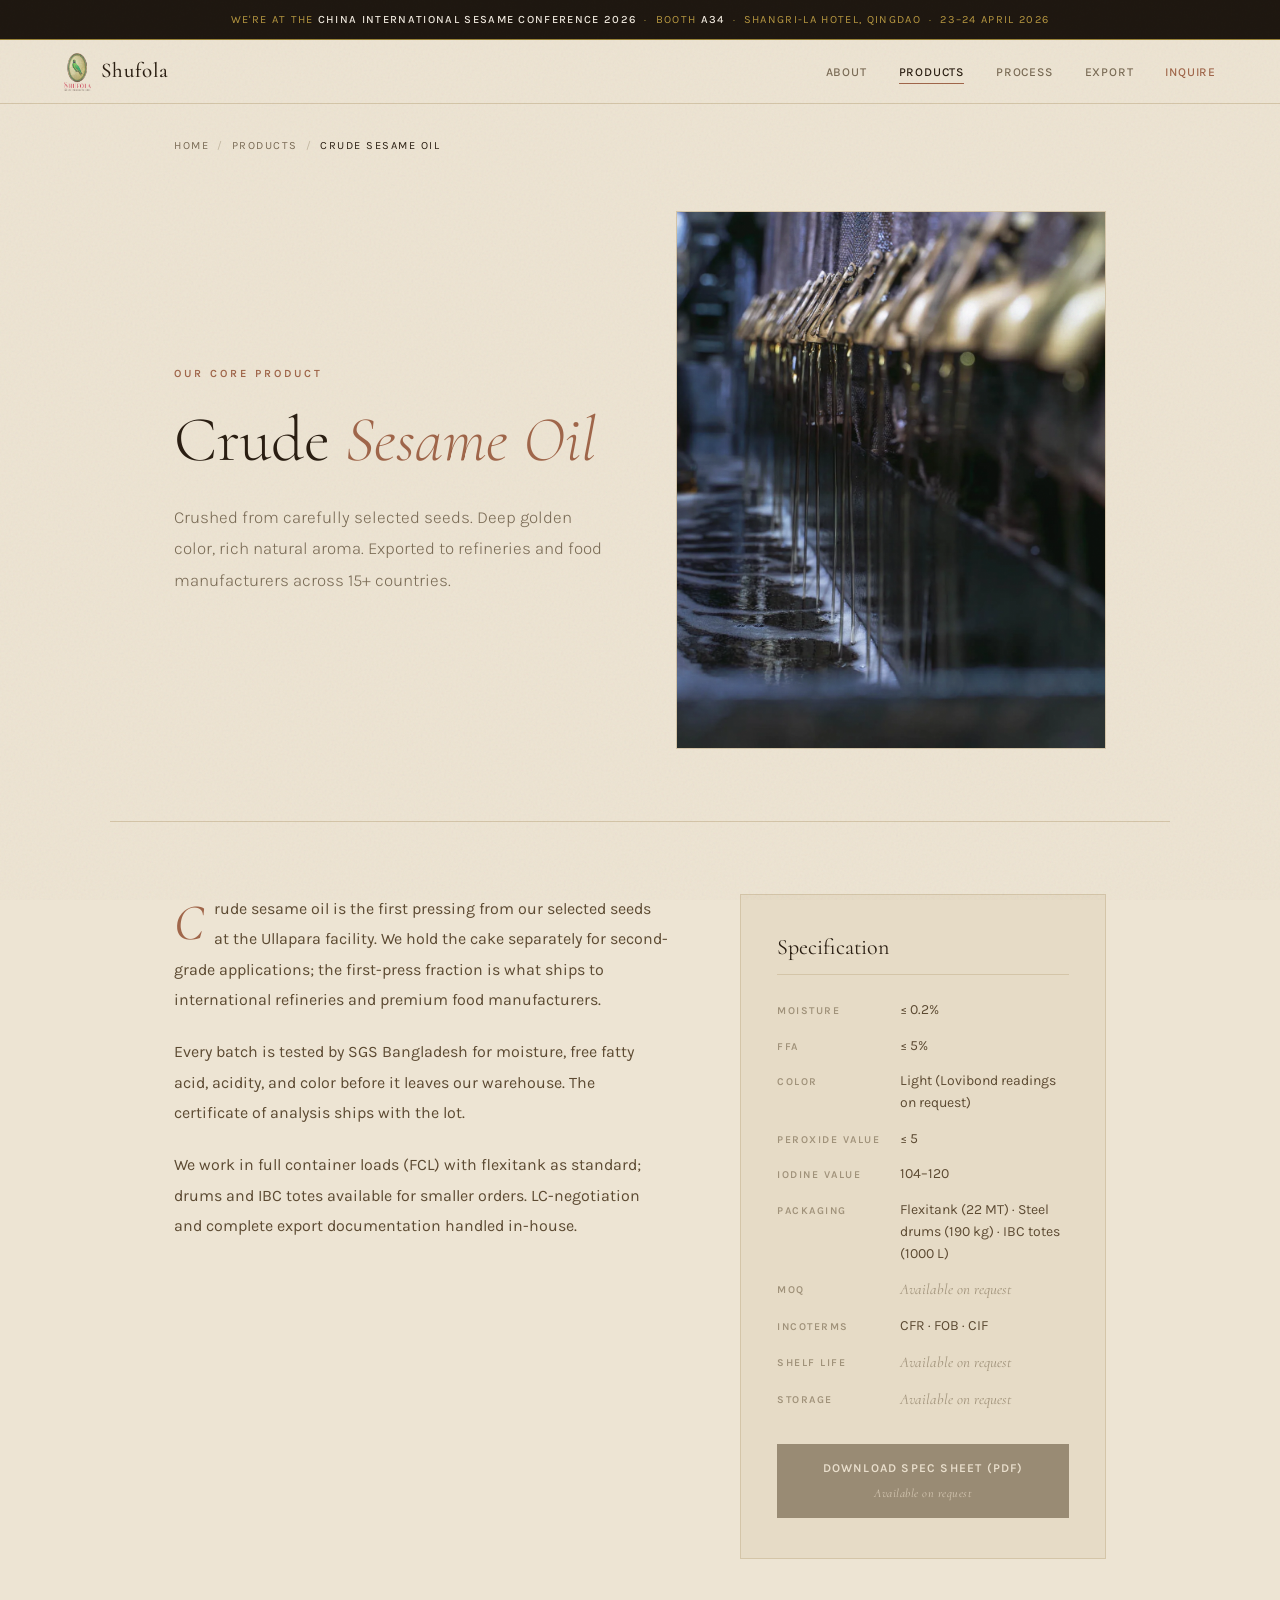
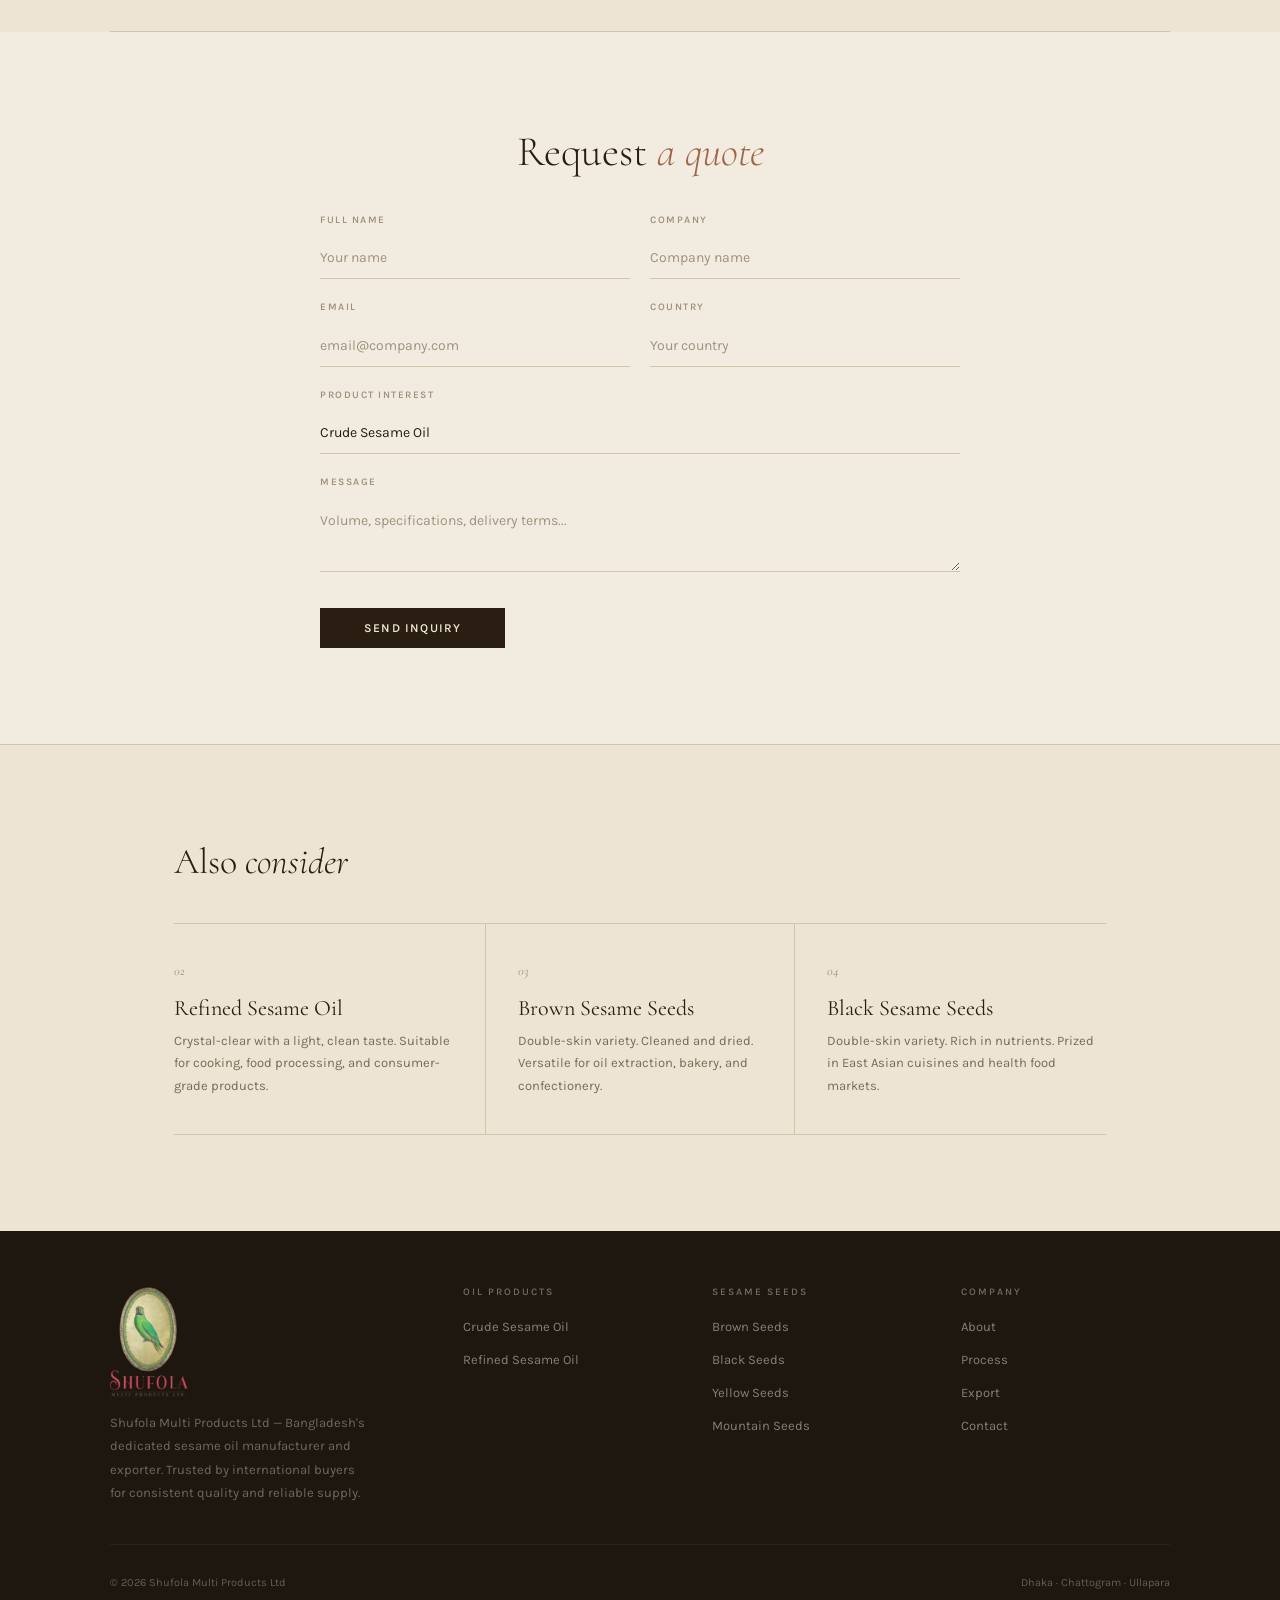
<file: products/crude-sesame-oil.html>
<!DOCTYPE html>
<html lang="en">
<head>
<meta charset="UTF-8">
<meta name="viewport" content="width=device-width, initial-scale=1.0">
<title>Crude Sesame Oil — Shufola Multi Products Ltd</title>
<meta name="description" content="Crude Sesame Oil by Shufola Multi Products Ltd — first-press, SGS-tested, exported in flexitank, drums, and IBC totes across 15+ countries.">
<meta property="og:title" content="Crude Sesame Oil — Shufola Multi Products Ltd">
<meta property="og:type" content="product">
<meta property="og:image" content="https://shufola.org/content/assets/shufola-logo-400.webp">
<meta name="view-transition" content="same-origin">
<link rel="canonical" href="https://shufola.org/products/crude-sesame-oil.html">
<link rel="icon" type="image/png" sizes="32x32" href="../content/assets/favicon-32.png">
<link rel="icon" type="image/png" sizes="16x16" href="../content/assets/favicon-16.png">
<link rel="apple-touch-icon" sizes="180x180" href="../content/assets/apple-touch-icon.png">
<link rel="preconnect" href="https://fonts.googleapis.com">
<link rel="preconnect" href="https://fonts.gstatic.com" crossorigin>
<link rel="stylesheet" href="../content/fonts.css">
<style>
:root {
  --clay: #EDE4D3;
  --clay-deep: #DED2BC;
  --clay-warm: #D4C5A8;
  --plaster: #E6DBC6;
  --linen: #F2EBE0;
  --earth: #2A1E12;
  --earth-mid: #3D2E1C;
  --earth-soft: #5C4A32;
  --earth-muted: #7A6B55;
  --earth-light: #A0927A;
  --earth-faint: #C4B8A2;
  --terracotta: #A0664A;
  --terracotta-deep: #8B5538;
  --terracotta-light: #B87A5C;
  --charcoal: #1E1710;
  --charcoal-warm: #2D2318;
  --ochre: #B89840;
  --ochre-muted: #9A8438;
}

* { margin: 0; padding: 0; box-sizing: border-box; }
html { scroll-behavior: smooth; scroll-padding-top: 104px; }

body {
  font-family: 'Karla', sans-serif;
  background: var(--clay);
  color: var(--earth-soft);
  line-height: 1.75;
  font-size: 15px;
  font-weight: 400;
  -webkit-font-smoothing: antialiased;
  position: relative;
  padding-top: 40px;
}

body::before {
  content: '';
  position: fixed;
  inset: 0;
  z-index: 9998;
  pointer-events: none;
  opacity: 0.06;
  mix-blend-mode: multiply;
  background-image: url("data:image/svg+xml,%3Csvg viewBox='0 0 512 512' xmlns='http://www.w3.org/2000/svg'%3E%3Cfilter id='n'%3E%3CfeTurbulence type='fractalNoise' baseFrequency='0.75' numOctaves='5' stitchTiles='stitch'/%3E%3C/filter%3E%3Crect width='100%25' height='100%25' filter='url(%23n)' opacity='1'/%3E%3C/svg%3E");
}

body::after {
  content: '';
  position: fixed;
  inset: 0;
  z-index: 9997;
  pointer-events: none;
  opacity: 0.03;
  mix-blend-mode: overlay;
  background-image: url("data:image/svg+xml,%3Csvg viewBox='0 0 256 256' xmlns='http://www.w3.org/2000/svg'%3E%3Cfilter id='n2'%3E%3CfeTurbulence type='turbulence' baseFrequency='1.2' numOctaves='3' stitchTiles='stitch'/%3E%3C/filter%3E%3Crect width='100%25' height='100%25' filter='url(%23n2)' opacity='1'/%3E%3C/svg%3E");
}

::selection { background: var(--terracotta); color: var(--linen); }

h1, h2, h3, h4 {
  font-family: 'Cormorant', serif;
  color: var(--earth);
  font-weight: 400;
  line-height: 1.15;
}

/* ─── CONFERENCE BANNER ─── */
.conf-banner {
  position: fixed;
  top: 0; left: 0; right: 0;
  z-index: 110;
  background: var(--charcoal);
  color: var(--ochre);
  min-height: 40px;
  display: flex;
  align-items: center;
  justify-content: center;
  padding: 10px clamp(16px, 3vw, 48px);
  font-family: 'Karla', sans-serif;
  font-size: 11px;
  letter-spacing: 0.12em;
  text-transform: uppercase;
  text-align: center;
  border-bottom: 1px solid var(--ochre-muted);
}
.conf-banner .conf-full { display: inline; }
.conf-banner .conf-short { display: none; }
.conf-banner strong { color: var(--linen); font-weight: 500; }
.conf-banner .sep { color: var(--ochre-muted); margin: 0 8px; }

/* ─── NAV ─── shifted below banner */
.nav {
  position: fixed;
  top: 40px; left: 0; right: 0;
  z-index: 100;
  height: 64px;
  display: flex;
  align-items: center;
  justify-content: space-between;
  padding: 0 clamp(24px, 5vw, 72px);
  background: rgba(237, 228, 211, 0.88);
  backdrop-filter: blur(10px);
  border-bottom: 1px solid var(--clay-warm);
}

.nav-brand {
  font-family: 'Cormorant', serif;
  font-size: 21px;
  font-weight: 500;
  color: var(--earth);
  text-decoration: none;
  letter-spacing: 1px;
  display: inline-flex;
  align-items: center;
  gap: 10px;
}

.nav-brand img {
  height: 38px;
  width: auto;
  display: block;
}

.nav-links { display: flex; gap: 32px; list-style: none; align-items: center; }

.nav-links a {
  font-size: 12px;
  font-weight: 500;
  color: var(--earth-muted);
  text-decoration: none;
  letter-spacing: 0.8px;
  text-transform: uppercase;
  transition: color 0.3s;
}

.nav-links a:hover { color: var(--earth); }
.nav-links a[aria-current="page"] { color: var(--earth); border-bottom: 1px solid var(--terracotta); padding-bottom: 4px; }
.nav-links .cta { color: var(--terracotta); }
.nav-links .cta:hover { color: var(--terracotta-deep); }

.menu-btn { display: none; background: none; border: none; cursor: pointer; }
.menu-btn span { display: block; width: 20px; height: 1.5px; background: var(--earth); margin: 5px 0; }

/* ─── PRODUCT DETAIL ─── */
.product-detail { padding-top: 64px; }

.breadcrumb {
  max-width: 1060px;
  margin: 0 auto;
  padding: 32px clamp(24px, 5vw, 72px) 0;
}

.breadcrumb ol {
  list-style: none;
  display: flex;
  flex-wrap: wrap;
  gap: 8px;
  font-family: 'Karla', sans-serif;
  font-size: 11px;
  letter-spacing: 1.5px;
  text-transform: uppercase;
}

.breadcrumb li {
  color: var(--earth-light);
  display: flex;
  align-items: center;
  gap: 8px;
}

.breadcrumb li + li::before {
  content: '/';
  color: var(--earth-faint);
}

.breadcrumb a {
  color: var(--earth-muted);
  text-decoration: none;
  transition: color 0.3s;
}

.breadcrumb a:hover { color: var(--terracotta); }
.breadcrumb [aria-current="page"] { color: var(--earth); }

/* PD HERO */
.pd-hero {
  max-width: 1060px;
  margin: 0 auto;
  padding: 56px clamp(24px, 5vw, 72px) 72px;
  display: grid;
  grid-template-columns: 1fr 1fr;
  gap: 72px;
  align-items: center;
}

.pd-eyebrow {
  font-size: 11px;
  font-weight: 600;
  letter-spacing: 3px;
  text-transform: uppercase;
  color: var(--terracotta);
  margin-bottom: 22px;
}

.pd-hero h1 {
  font-size: clamp(40px, 5.5vw, 64px);
  font-weight: 300;
  line-height: 1.08;
  color: var(--earth);
  margin-bottom: 28px;
}

.pd-hero h1 em { font-style: italic; color: var(--terracotta); }

.pd-lede {
  font-size: 17px;
  font-weight: 300;
  color: var(--earth-muted);
  line-height: 1.85;
  max-width: 440px;
}

.pd-hero-img {
  aspect-ratio: 4 / 5;
  background: var(--clay-deep);
  border: 1px solid var(--clay-warm);
  overflow: hidden;
  position: relative;
}

.pd-hero-img img {
  width: 100%;
  height: 100%;
  object-fit: cover;
  display: block;
}

/* PD TWO COL */
.pd-two-col {
  max-width: 1060px;
  margin: 0 auto;
  padding: 72px clamp(24px, 5vw, 72px);
  display: grid;
  grid-template-columns: 1.35fr 1fr;
  gap: 72px;
  align-items: start;
  border-top: 1px solid var(--clay-warm);
  border-bottom: 1px solid var(--clay-warm);
}

.pd-narrative p {
  font-size: 16px;
  color: var(--earth-soft);
  line-height: 1.9;
  margin-bottom: 22px;
}

.pd-narrative p:first-child::first-letter {
  font-family: 'Cormorant', serif;
  font-size: 3.2em;
  font-style: italic;
  float: left;
  line-height: 0.9;
  padding-right: 10px;
  padding-top: 6px;
  color: var(--terracotta);
}

.pd-spec {
  background: var(--plaster);
  padding: 40px 36px;
  border: 1px solid var(--clay-warm);
  position: sticky;
  top: 96px;
}

.pd-spec h3 {
  font-size: 22px;
  font-weight: 400;
  margin-bottom: 24px;
  padding-bottom: 14px;
  border-bottom: 1px solid var(--clay-warm);
}

.pd-spec dl {
  display: grid;
  grid-template-columns: max-content 1fr;
  gap: 14px 20px;
  margin-bottom: 32px;
}

.pd-spec dt {
  font-family: 'Karla', sans-serif;
  font-size: 10.5px;
  font-weight: 600;
  letter-spacing: 1.5px;
  text-transform: uppercase;
  color: var(--earth-light);
  padding-top: 3px;
}

.pd-spec dd {
  font-size: 14px;
  color: var(--earth-soft);
  line-height: 1.55;
  font-family: 'Karla', sans-serif;
}

.pd-spec dd.pd-spec-gap {
  color: var(--earth-light);
  font-style: italic;
  font-family: 'Cormorant', serif;
  font-size: 15px;
}

.btn-spec-sheet {
  display: flex;
  flex-direction: column;
  gap: 4px;
  padding: 14px 18px;
  text-decoration: none;
  background: var(--earth);
  color: var(--clay);
  font-family: 'Karla', sans-serif;
  font-size: 12px;
  font-weight: 600;
  letter-spacing: 1.2px;
  text-transform: uppercase;
  transition: background 0.3s;
  border: none;
  text-align: center;
}

.btn-spec-sheet:hover { background: var(--terracotta-deep); }

.btn-spec-sheet[aria-disabled="true"] {
  opacity: 0.55;
  pointer-events: none;
  cursor: not-allowed;
  background: var(--earth-soft);
}

.btn-spec-sheet-note {
  font-family: 'Cormorant', serif;
  font-style: italic;
  font-size: 12px;
  font-weight: 400;
  letter-spacing: 0.5px;
  text-transform: none;
  color: var(--clay-deep);
  opacity: 0.85;
}

/* PD INQUIRY */
.pd-inquiry {
  background: var(--linen);
  border-bottom: 1px solid var(--clay-warm);
}

.pd-inquiry > * { max-width: 1060px; margin: 0 auto; }

.pd-inquiry .c-form,
.pd-inquiry h2 {
  max-width: 640px;
  margin-left: auto;
  margin-right: auto;
}

.pd-inquiry {
  padding: 96px clamp(24px, 5vw, 72px);
}

.pd-inquiry h2 {
  font-size: clamp(28px, 3.4vw, 42px);
  font-weight: 300;
  margin-bottom: 36px;
  text-align: center;
}

.pd-inquiry h2 em { font-style: italic; color: var(--terracotta); }

.c-form { display: flex; flex-direction: column; gap: 20px; }
.fr { display: grid; grid-template-columns: 1fr 1fr; gap: 20px; }

.ff label {
  display: block;
  font-size: 10px;
  font-weight: 600;
  letter-spacing: 1.5px;
  text-transform: uppercase;
  color: var(--earth-light);
  margin-bottom: 8px;
}

.ff input, .ff select, .ff textarea {
  width: 100%;
  padding: 12px 0;
  border: none;
  border-bottom: 1px solid var(--clay-warm);
  background: transparent;
  font-family: 'Karla', sans-serif;
  font-size: 14px;
  color: var(--earth);
  outline: none;
  transition: border-color 0.3s;
  border-radius: 0;
  -webkit-appearance: none;
}

.ff input::placeholder, .ff textarea::placeholder { color: var(--earth-light); }
.ff input:focus, .ff select:focus, .ff textarea:focus { border-color: var(--terracotta); }
.ff textarea { min-height: 72px; resize: vertical; }
.ff select { color: var(--earth); cursor: pointer; }
.ff select option { background: var(--linen); color: var(--earth); }

.f-btn {
  align-self: flex-start;
  padding: 13px 44px;
  background: var(--earth);
  color: var(--clay);
  font-family: 'Karla', sans-serif;
  font-size: 12px;
  font-weight: 600;
  letter-spacing: 1.2px;
  text-transform: uppercase;
  border: none;
  cursor: pointer;
  transition: background 0.3s;
  margin-top: 8px;
}

.f-btn:hover { background: var(--terracotta-deep); }

/* PD RELATED */
.pd-related {
  max-width: 1060px;
  margin: 0 auto;
  padding: 96px clamp(24px, 5vw, 72px);
}

.pd-related h2 {
  font-size: clamp(26px, 3vw, 36px);
  font-weight: 300;
  margin-bottom: 40px;
}

.pd-related h2 em { font-style: italic; }

.pd-related-grid {
  display: grid;
  grid-template-columns: repeat(3, 1fr);
  gap: 0;
  border-top: 1px solid var(--clay-warm);
}

.pd-related-card {
  padding: 36px 32px 36px 0;
  border-bottom: 1px solid var(--clay-warm);
  text-decoration: none;
  display: block;
  transition: background 0.3s;
}

.pd-related-card:nth-child(3n+2) { padding: 36px 32px; border-left: 1px solid var(--clay-warm); border-right: 1px solid var(--clay-warm); }
.pd-related-card:nth-child(3n+3) { padding: 36px 0 36px 32px; }

.pd-related-card:hover { background: var(--plaster); }

.pd-related-num {
  font-family: 'Cormorant', serif;
  font-size: 13px;
  font-style: italic;
  color: var(--earth-light);
  display: block;
  margin-bottom: 14px;
}

.pd-related-card h3 {
  font-size: 22px;
  font-weight: 400;
  margin-bottom: 8px;
}

.pd-related-card p {
  font-size: 13px;
  color: var(--earth-muted);
  line-height: 1.75;
}

/* FOOTER */
.footer {
  background: var(--charcoal);
  padding: 56px clamp(24px, 5vw, 72px) 28px;
}

.footer-inner { max-width: 1060px; margin: 0 auto; }

.footer-grid {
  display: grid;
  grid-template-columns: 1.5fr 1fr 1fr 1fr;
  gap: 40px;
  padding-bottom: 40px;
  border-bottom: 1px solid rgba(255,255,255,0.05);
}

.f-brand {
  margin-bottom: 14px;
  line-height: 0;
}

.f-brand img {
  height: 110px;
  width: auto;
  display: block;
}

.f-desc {
  font-size: 13px;
  color: rgba(255,255,255,0.35);
  line-height: 1.8;
  max-width: 260px;
}

.footer-col h4 {
  font-family: 'Karla', sans-serif;
  font-size: 10px;
  font-weight: 600;
  letter-spacing: 2px;
  text-transform: uppercase;
  color: rgba(255,255,255,0.35);
  margin-bottom: 18px;
}

.footer-col a {
  display: block;
  font-size: 13px;
  color: rgba(255,255,255,0.45);
  text-decoration: none;
  margin-bottom: 10px;
  transition: color 0.3s;
}

.footer-col a:hover { color: rgba(255,255,255,0.85); }

.footer-bottom {
  display: flex;
  justify-content: space-between;
  padding-top: 28px;
  font-size: 11px;
  color: rgba(255,255,255,0.3);
}

/* ANIMATION */
.reveal {
  opacity: 0;
  transform: translateY(16px);
  transition: all 0.7s ease;
}

.reveal.visible {
  opacity: 1;
  transform: translateY(0);
}

/* RESPONSIVE */
@media (max-width: 1024px) {
  .pd-hero { grid-template-columns: 1fr; gap: 48px; }
  .pd-two-col { grid-template-columns: 1fr; gap: 48px; }
  .pd-spec { position: static; }
  .pd-related-grid { grid-template-columns: 1fr; }
  .pd-related-card, .pd-related-card:nth-child(3n+2), .pd-related-card:nth-child(3n+3) {
    padding: 32px 0;
    border-left: none;
    border-right: none;
  }
  .footer-grid { grid-template-columns: 1fr 1fr; }
}

@media (max-width: 768px) {
  .nav-links { display: none; }
  .menu-btn { display: block; }
  .pd-hero { padding: 40px 24px 56px; }
  .pd-two-col { padding: 56px 24px; }
  .pd-inquiry { padding: 72px 24px; }
  .pd-related { padding: 72px 24px; }
  .pd-spec { padding: 32px 24px; }
  .fr { grid-template-columns: 1fr; }
  .footer-grid { grid-template-columns: 1fr; gap: 28px; }
  .footer-bottom { flex-direction: column; gap: 6px; text-align: center; }
  .conf-banner .conf-full { display: none; }
  .conf-banner .conf-short { display: inline; }
  .conf-banner { font-size: 10.5px; padding: 10px 16px; letter-spacing: 0.1em; }
}
</style>
</head>
<body class="theme-v1">

<div class="conf-banner" role="complementary" aria-label="China conference announcement">
  <span class="conf-full">We're at the <strong>China International Sesame Conference 2026</strong><span class="sep">·</span>Booth <strong>A34</strong><span class="sep">·</span>Shangri-la Hotel, Qingdao<span class="sep">·</span>23–24 April 2026</span>
  <span class="conf-short">Visit us at Qingdao 2026<span class="sep">·</span>Booth <strong>A34</strong></span>
</div>

<nav class="nav">
  <a href="../" class="nav-brand" aria-label="Shufola — home">
    <img src="../content/assets/shufola-logo-200.webp" alt="" width="200" height="260" loading="eager" decoding="async">
    <span>Shufola</span>
  </a>
  <ul class="nav-links">
    <li><a href="../#about">About</a></li>
    <li><a href="../#products" aria-current="page">Products</a></li>
    <li><a href="../#process">Process</a></li>
    <li><a href="../#export">Export</a></li>
    <li><a href="#pd-inquiry" class="cta">Inquire</a></li>
  </ul>
  <button class="menu-btn" onclick="document.querySelector('.nav-links').classList.toggle('show')" aria-label="Menu"><span></span><span></span><span></span></button>
</nav>

<main class="product-detail">

  <nav aria-label="Breadcrumb" class="breadcrumb">
    <ol>
      <li><a href="../">Home</a></li>
      <li><a href="../#products">Products</a></li>
      <li aria-current="page">Crude Sesame Oil</li>
    </ol>
  </nav>

  <section class="pd-hero reveal">
    <div class="pd-hero-text">
      <p class="pd-eyebrow">Our core product</p>
      <h1>Crude <em>Sesame Oil</em></h1>
      <p class="pd-lede">Crushed from carefully selected seeds. Deep golden color, rich natural aroma. Exported to refineries and food manufacturers across 15+ countries.</p>
    </div>
    <div class="pd-hero-img">
      <picture>
        <source srcset="../content/assets/dsc01084.webp" type="image/webp">
        <img src="../content/assets/dsc01084.webp" alt="Crude sesame oil flowing from the extraction taps at Shufola's Ullapara facility — amber oil, warm tungsten light">
      </picture>
    </div>
  </section>

  <section class="pd-two-col">
    <div class="pd-narrative reveal">
      <p>Crude sesame oil is the first pressing from our selected seeds at the Ullapara facility. We hold the cake separately for second-grade applications; the first-press fraction is what ships to international refineries and premium food manufacturers.</p>
      <p>Every batch is tested by SGS Bangladesh for moisture, free fatty acid, acidity, and color before it leaves our warehouse. The certificate of analysis ships with the lot.</p>
      <p>We work in full container loads (FCL) with flexitank as standard; drums and IBC totes available for smaller orders. LC-negotiation and complete export documentation handled in-house.</p>
    </div>
    <aside class="pd-spec reveal">
      <h3>Specification</h3>
      <dl>
        <dt>Moisture</dt><dd>&le; 0.2%</dd>
        <dt>FFA</dt><dd>&le; 5%</dd>
        <dt>Color</dt><dd>Light (Lovibond readings on request)</dd>
        <dt>Peroxide value</dt><dd>&le; 5</dd>
        <dt>Iodine value</dt><dd>104&ndash;120</dd>
        <dt>Packaging</dt><dd>Flexitank (22 MT) &middot; Steel drums (190 kg) &middot; IBC totes (1000 L)</dd>
        <dt>MOQ</dt><dd class="pd-spec-gap">Available on request</dd>
        <dt>Incoterms</dt><dd>CFR &middot; FOB &middot; CIF</dd>
        <dt>Shelf life</dt><dd class="pd-spec-gap">Available on request</dd>
        <dt>Storage</dt><dd class="pd-spec-gap">Available on request</dd>
      </dl>
      <a href="#" class="btn-spec-sheet" aria-disabled="true">
        <span>Download spec sheet (PDF)</span>
        <span class="btn-spec-sheet-note">Available on request</span>
      </a>
    </aside>
  </section>

  <section class="pd-inquiry" id="pd-inquiry">
    <h2>Request <em>a quote</em></h2>
    <form action="#" class="c-form reveal" onsubmit="event.preventDefault(); this.querySelector('.f-btn').textContent = 'Thanks — we\'ll respond within 24h';">
      <div class="fr"><div class="ff"><label>Full Name</label><input type="text" placeholder="Your name" required></div><div class="ff"><label>Company</label><input type="text" placeholder="Company name"></div></div>
      <div class="fr"><div class="ff"><label>Email</label><input type="email" placeholder="email@company.com" required></div><div class="ff"><label>Country</label><input type="text" placeholder="Your country"></div></div>
      <div class="ff"><label>Product Interest</label><select><option value="crude-sesame-oil" selected>Crude Sesame Oil</option><option>Refined Sesame Oil</option><option>Brown Sesame Seeds</option><option>Black Sesame Seeds</option><option>Yellow Sesame Seeds</option><option>White Mountain Seeds</option><option>Black Mountain Seeds</option></select></div>
      <div class="ff"><label>Message</label><textarea placeholder="Volume, specifications, delivery terms..."></textarea></div>
      <button class="f-btn" type="submit">Send Inquiry</button>
    </form>
  </section>

  <section class="pd-related">
    <h2>Also <em>consider</em></h2>
    <div class="pd-related-grid">
      <a class="pd-related-card reveal" href="../#products">
        <span class="pd-related-num">02</span>
        <h3>Refined Sesame Oil</h3>
        <p>Crystal-clear with a light, clean taste. Suitable for cooking, food processing, and consumer-grade products.</p>
      </a>
      <a class="pd-related-card reveal" href="../#products">
        <span class="pd-related-num">03</span>
        <h3>Brown Sesame Seeds</h3>
        <p>Double-skin variety. Cleaned and dried. Versatile for oil extraction, bakery, and confectionery.</p>
      </a>
      <a class="pd-related-card reveal" href="../#products">
        <span class="pd-related-num">04</span>
        <h3>Black Sesame Seeds</h3>
        <p>Double-skin variety. Rich in nutrients. Prized in East Asian cuisines and health food markets.</p>
      </a>
    </div>
  </section>

</main>

<footer class="footer"><div class="footer-inner">
  <div class="footer-grid">
    <div><div class="f-brand"><img src="../content/assets/shufola-logo-400.webp" alt="Shufola Multi Products Ltd" width="400" height="520" loading="lazy" decoding="async"></div><p class="f-desc">Shufola Multi Products Ltd — Bangladesh's dedicated sesame oil manufacturer and exporter. Trusted by international buyers for consistent quality and reliable supply.</p></div>
    <div class="footer-col"><h4>Oil Products</h4><a href="../#products">Crude Sesame Oil</a><a href="../#products">Refined Sesame Oil</a></div>
    <div class="footer-col"><h4>Sesame Seeds</h4><a href="../#products">Brown Seeds</a><a href="../#products">Black Seeds</a><a href="../#products">Yellow Seeds</a><a href="../#products">Mountain Seeds</a></div>
    <div class="footer-col"><h4>Company</h4><a href="../#about">About</a><a href="../#process">Process</a><a href="../#export">Export</a><a href="../#contact">Contact</a></div>
  </div>
  <div class="footer-bottom"><span>&copy; 2026 Shufola Multi Products Ltd</span><span>Dhaka &middot; Chattogram &middot; Ullapara</span></div>
</div></footer>

<script>
const r = document.querySelectorAll('.reveal');
const o = new IntersectionObserver(e => {
  e.forEach(e => { if (e.isIntersecting) e.target.classList.add('visible'); });
}, { threshold: 0.1, rootMargin: '0px 0px -40px 0px' });
r.forEach(el => o.observe(el));

document.querySelectorAll('a[href^="#"]').forEach(a => {
  a.addEventListener('click', function(e) {
    const href = this.getAttribute('href');
    if (href === '#' || href.length < 2) return;
    const t = document.querySelector(href);
    if (t) { e.preventDefault(); t.scrollIntoView({ behavior: 'smooth' }); }
  });
});
</script>

</body>
</html>
</file>
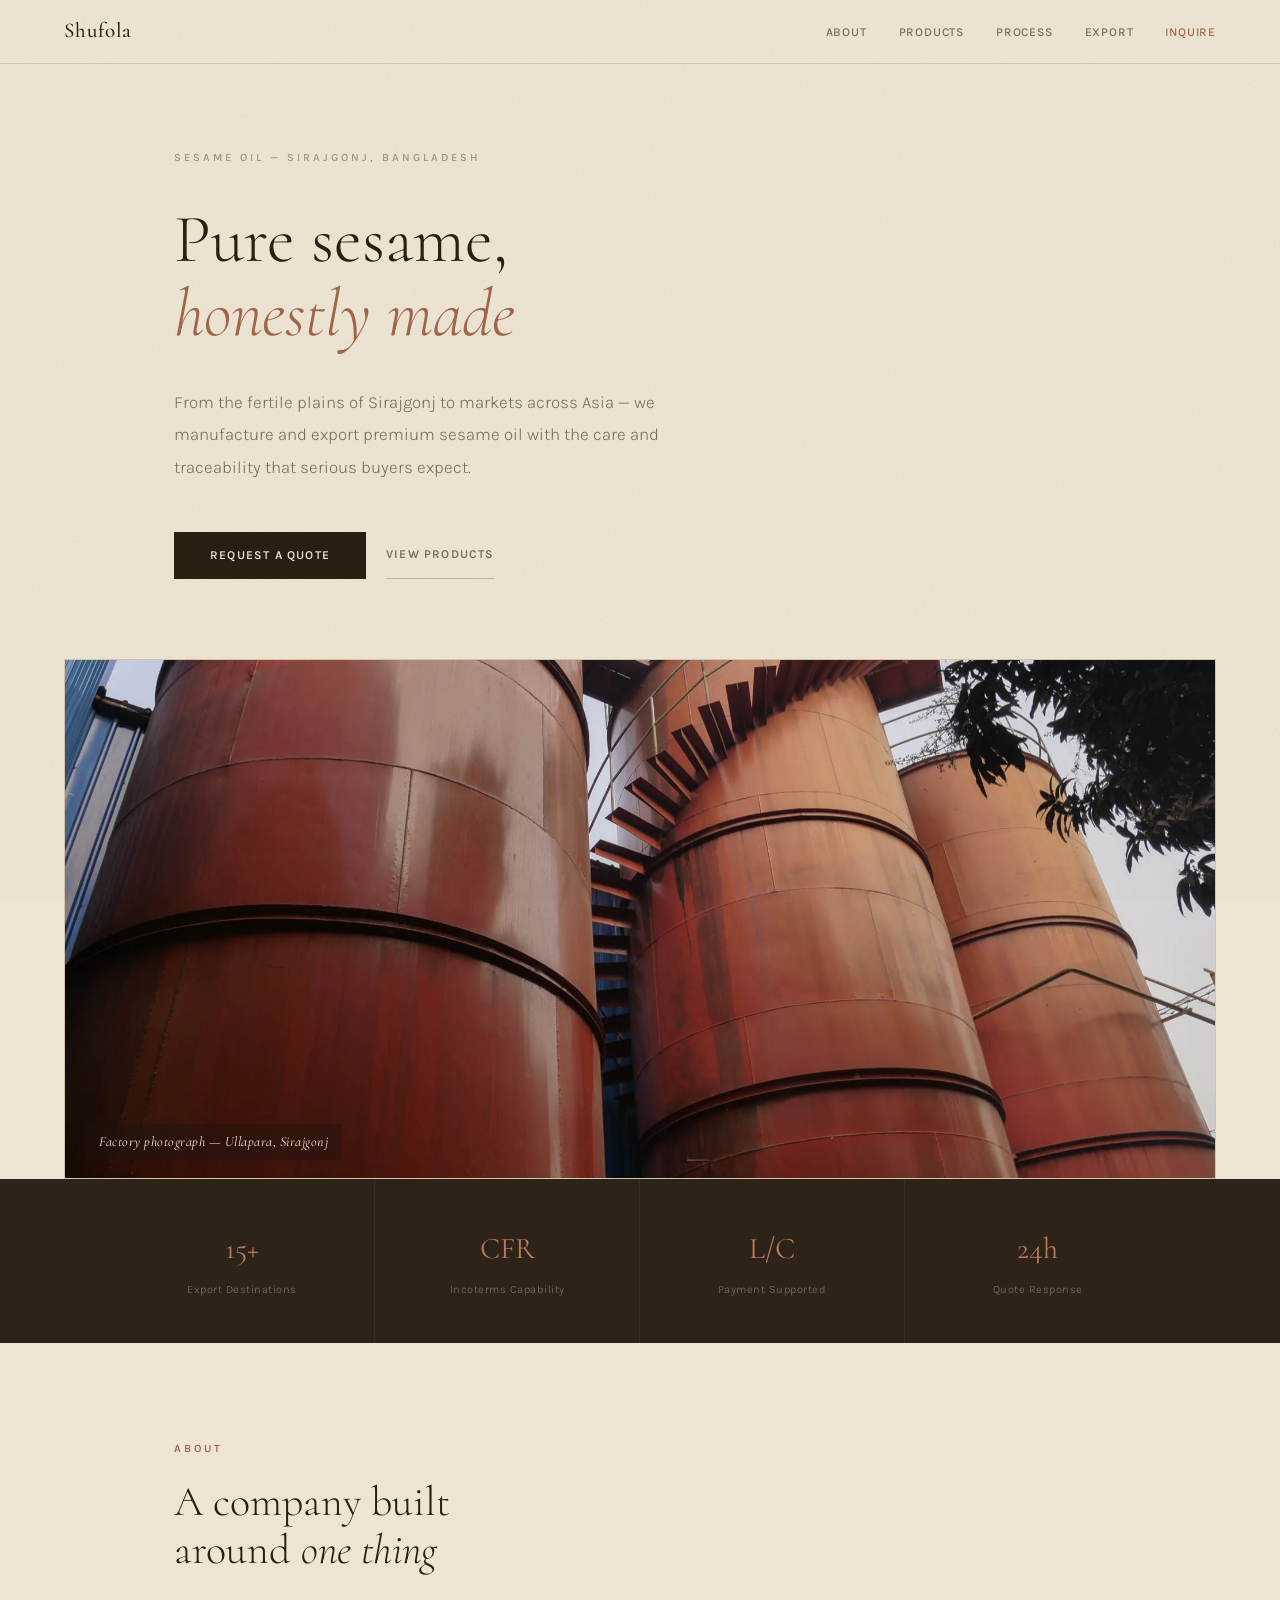
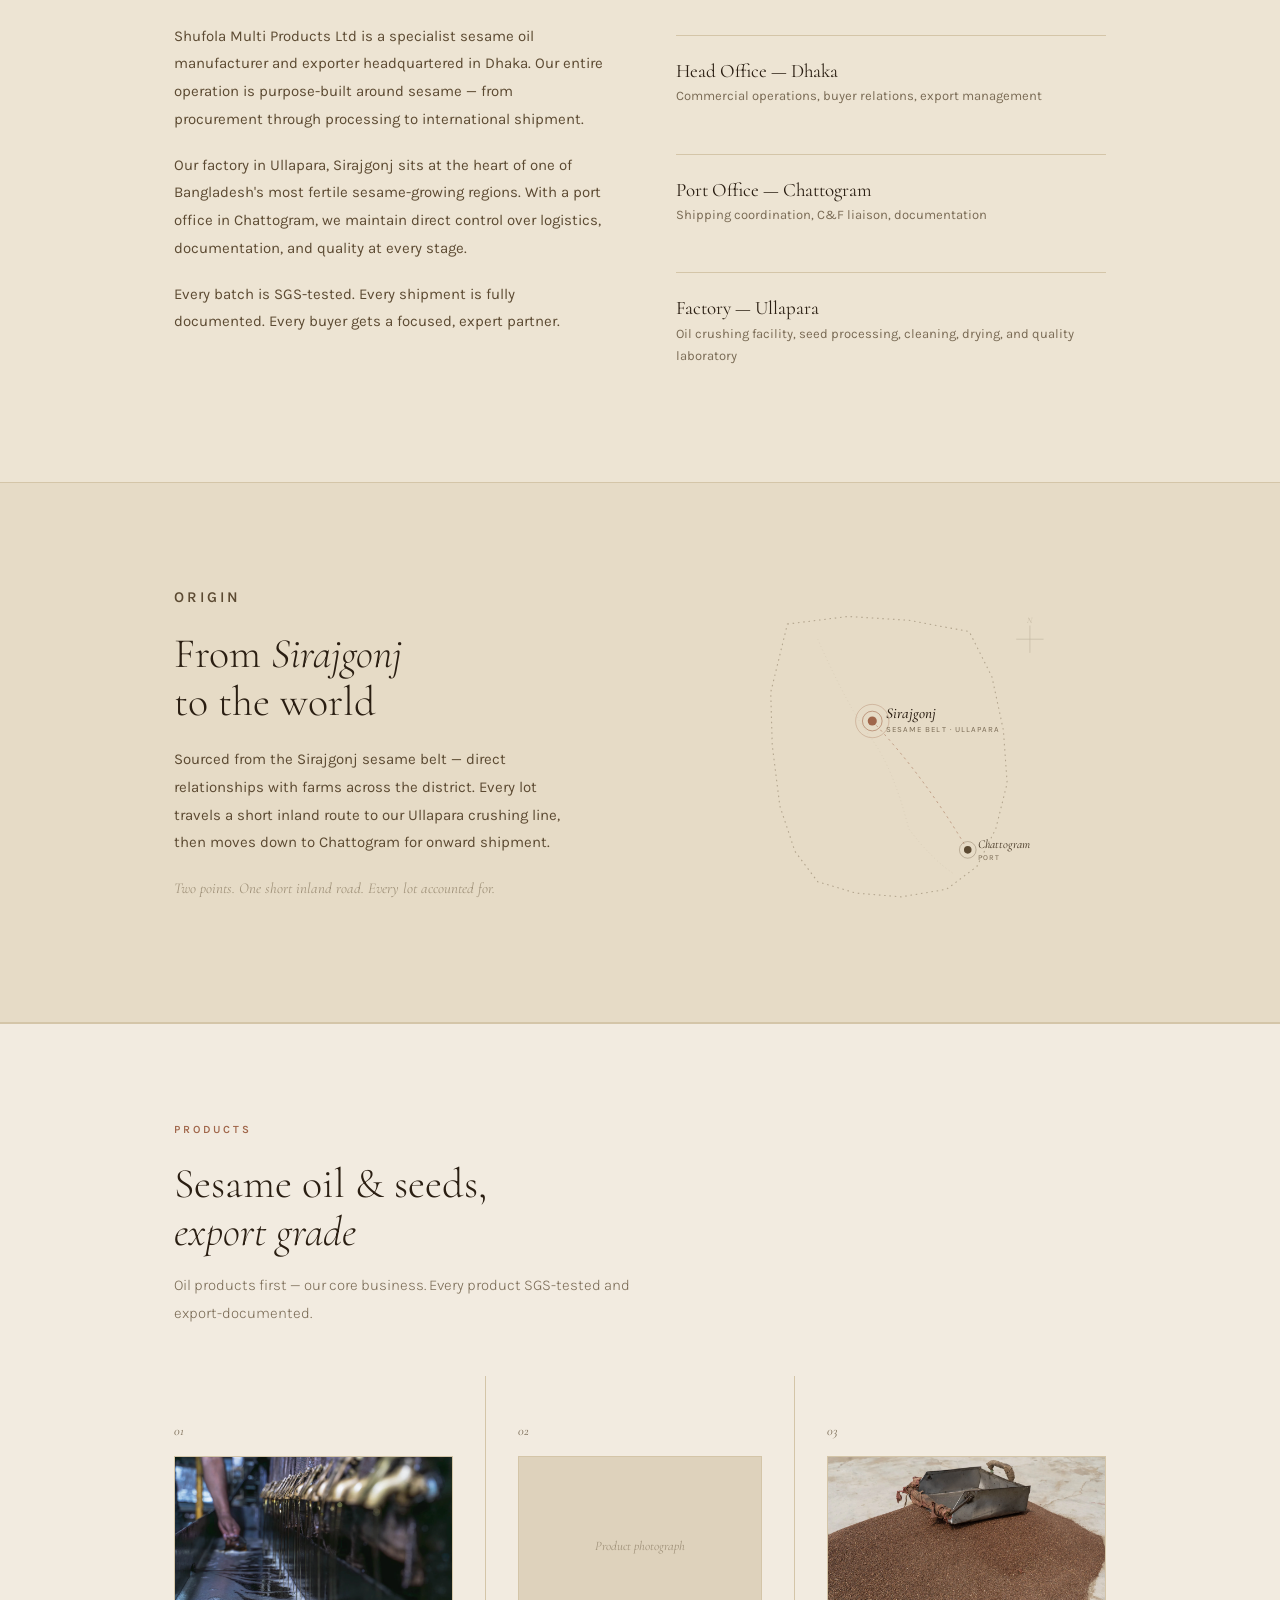
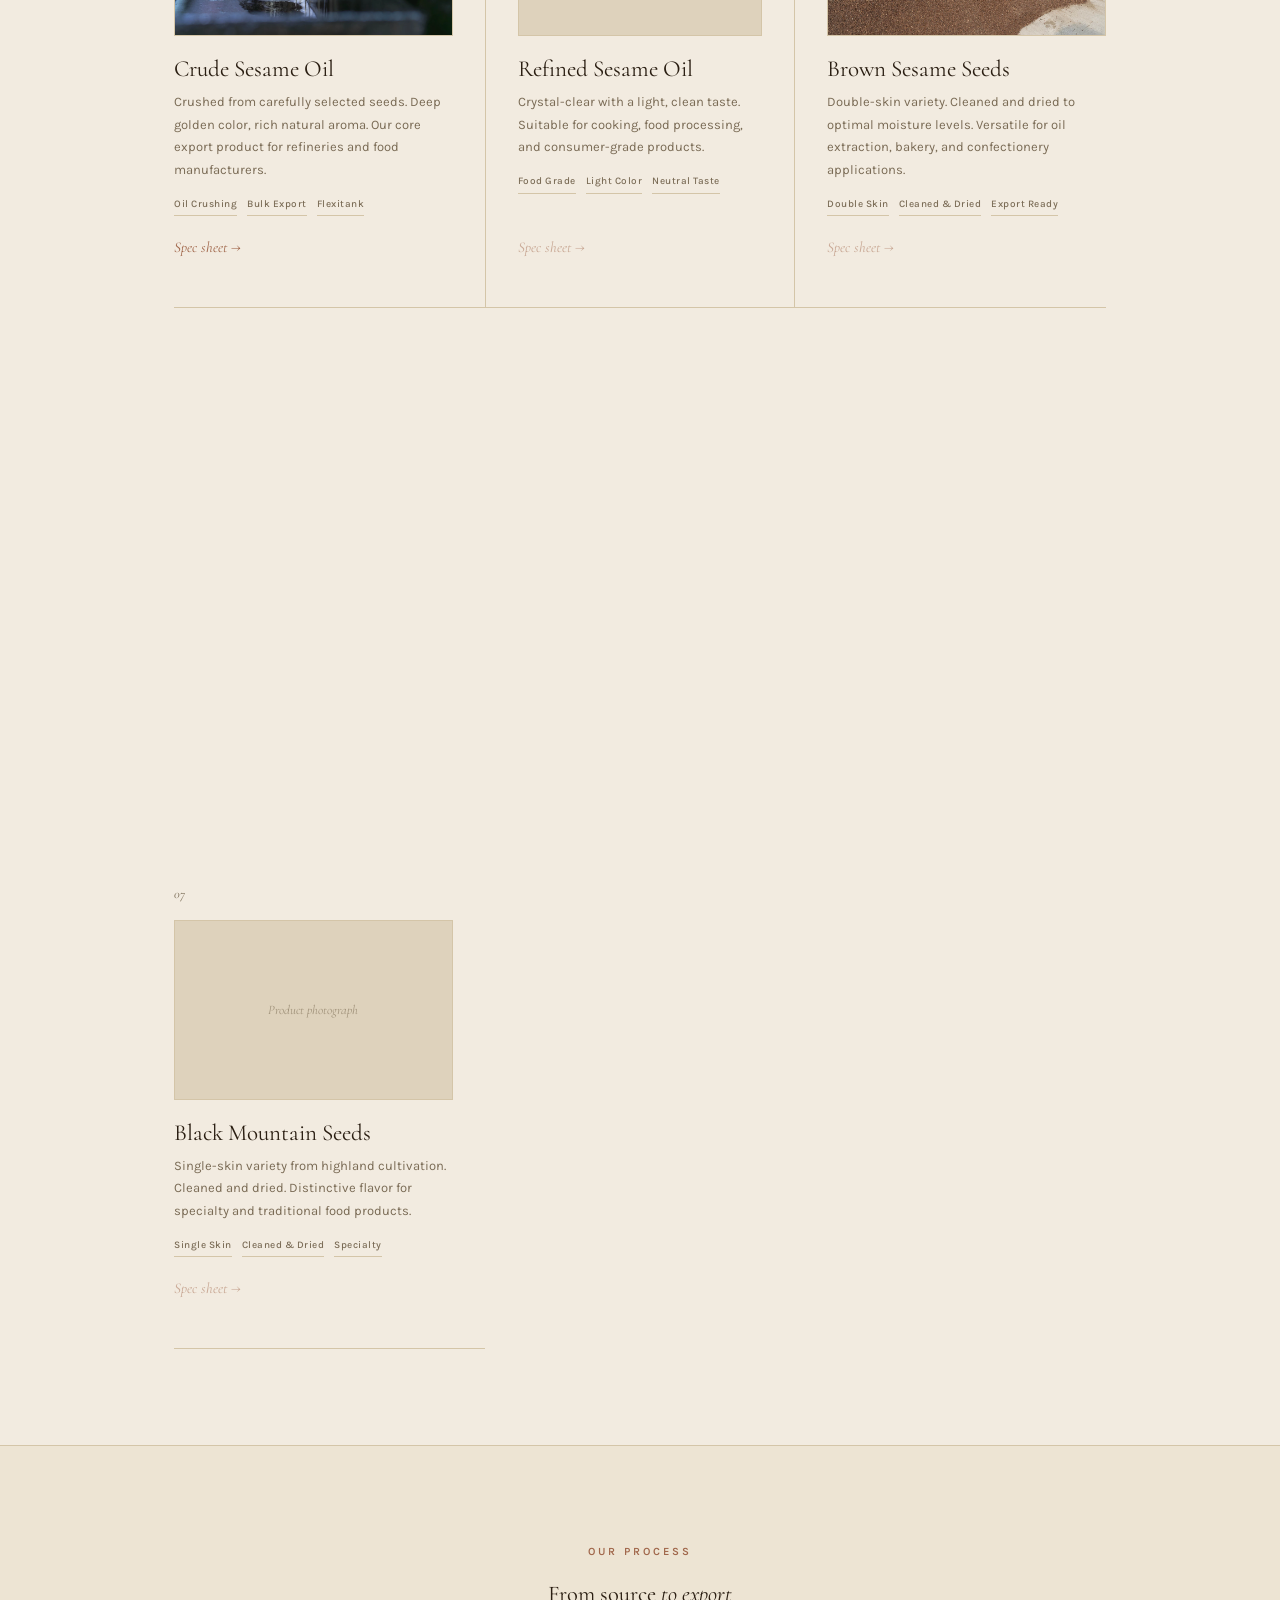
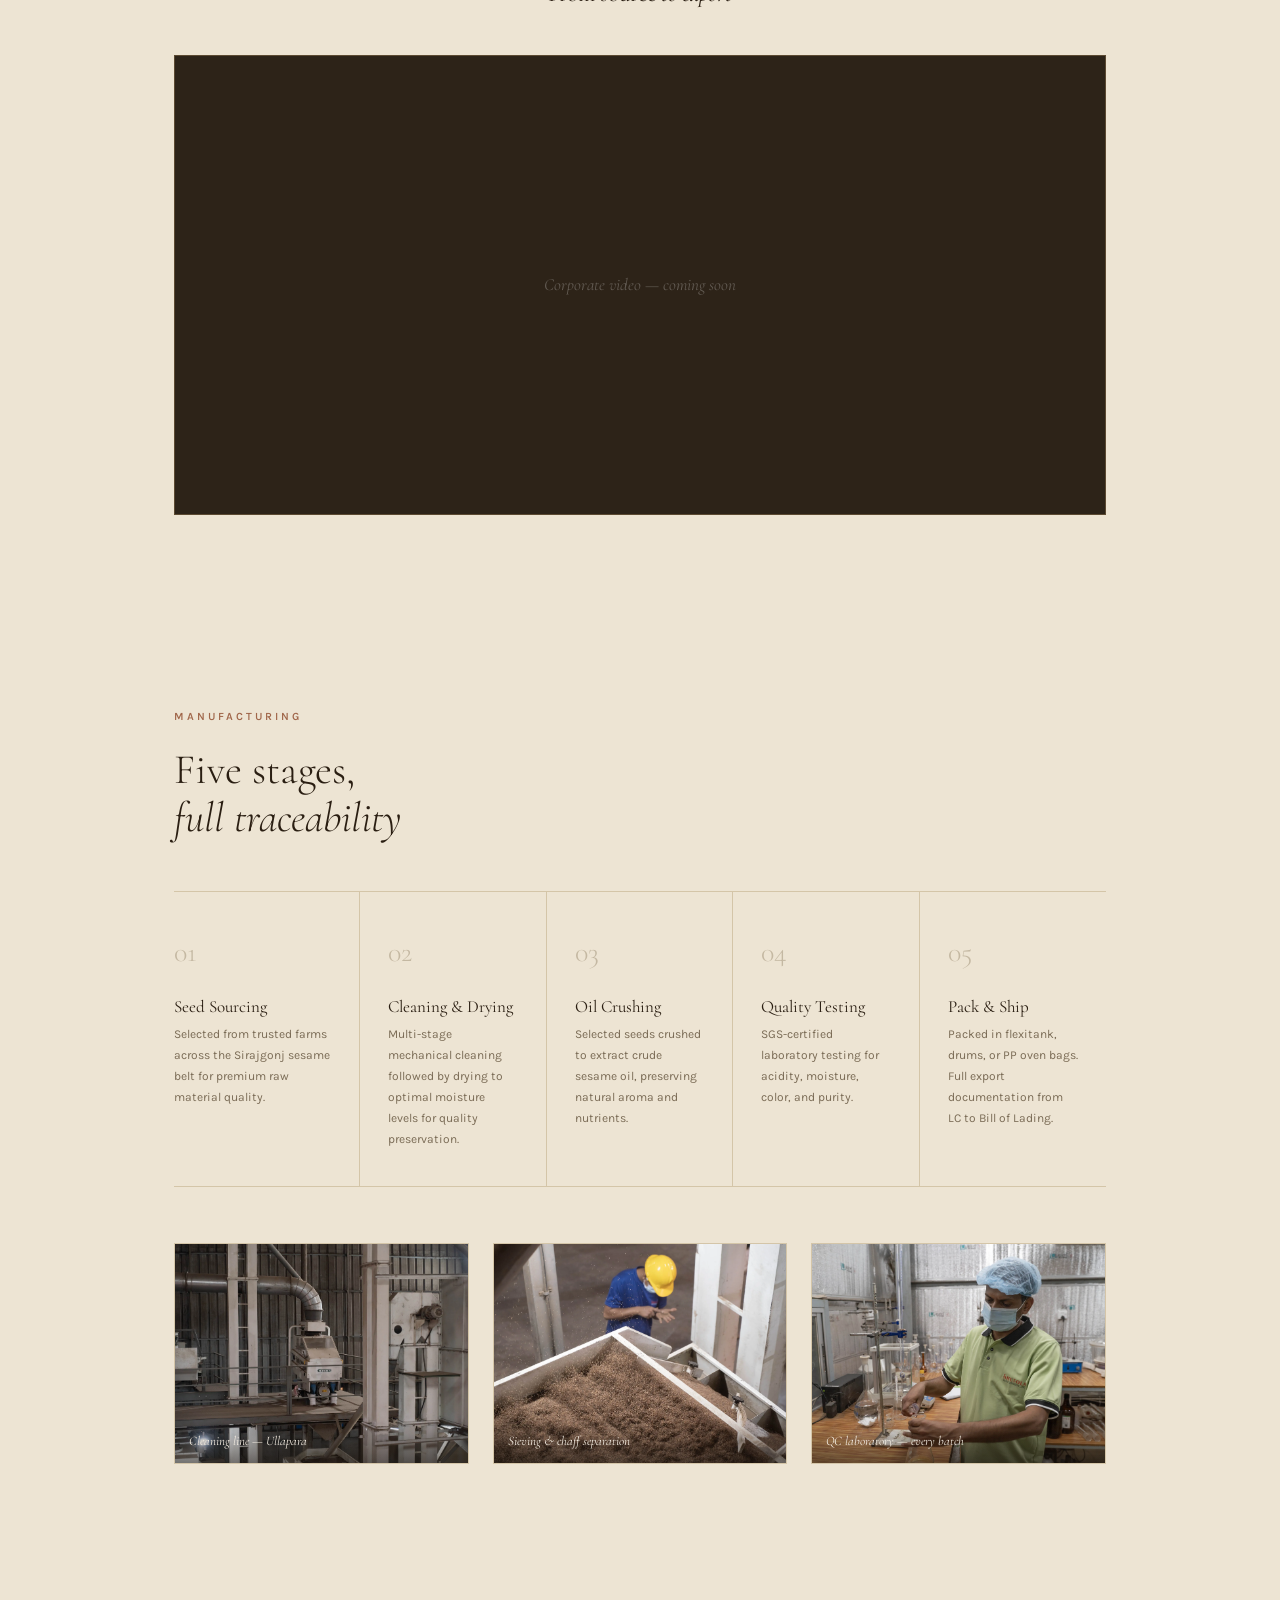
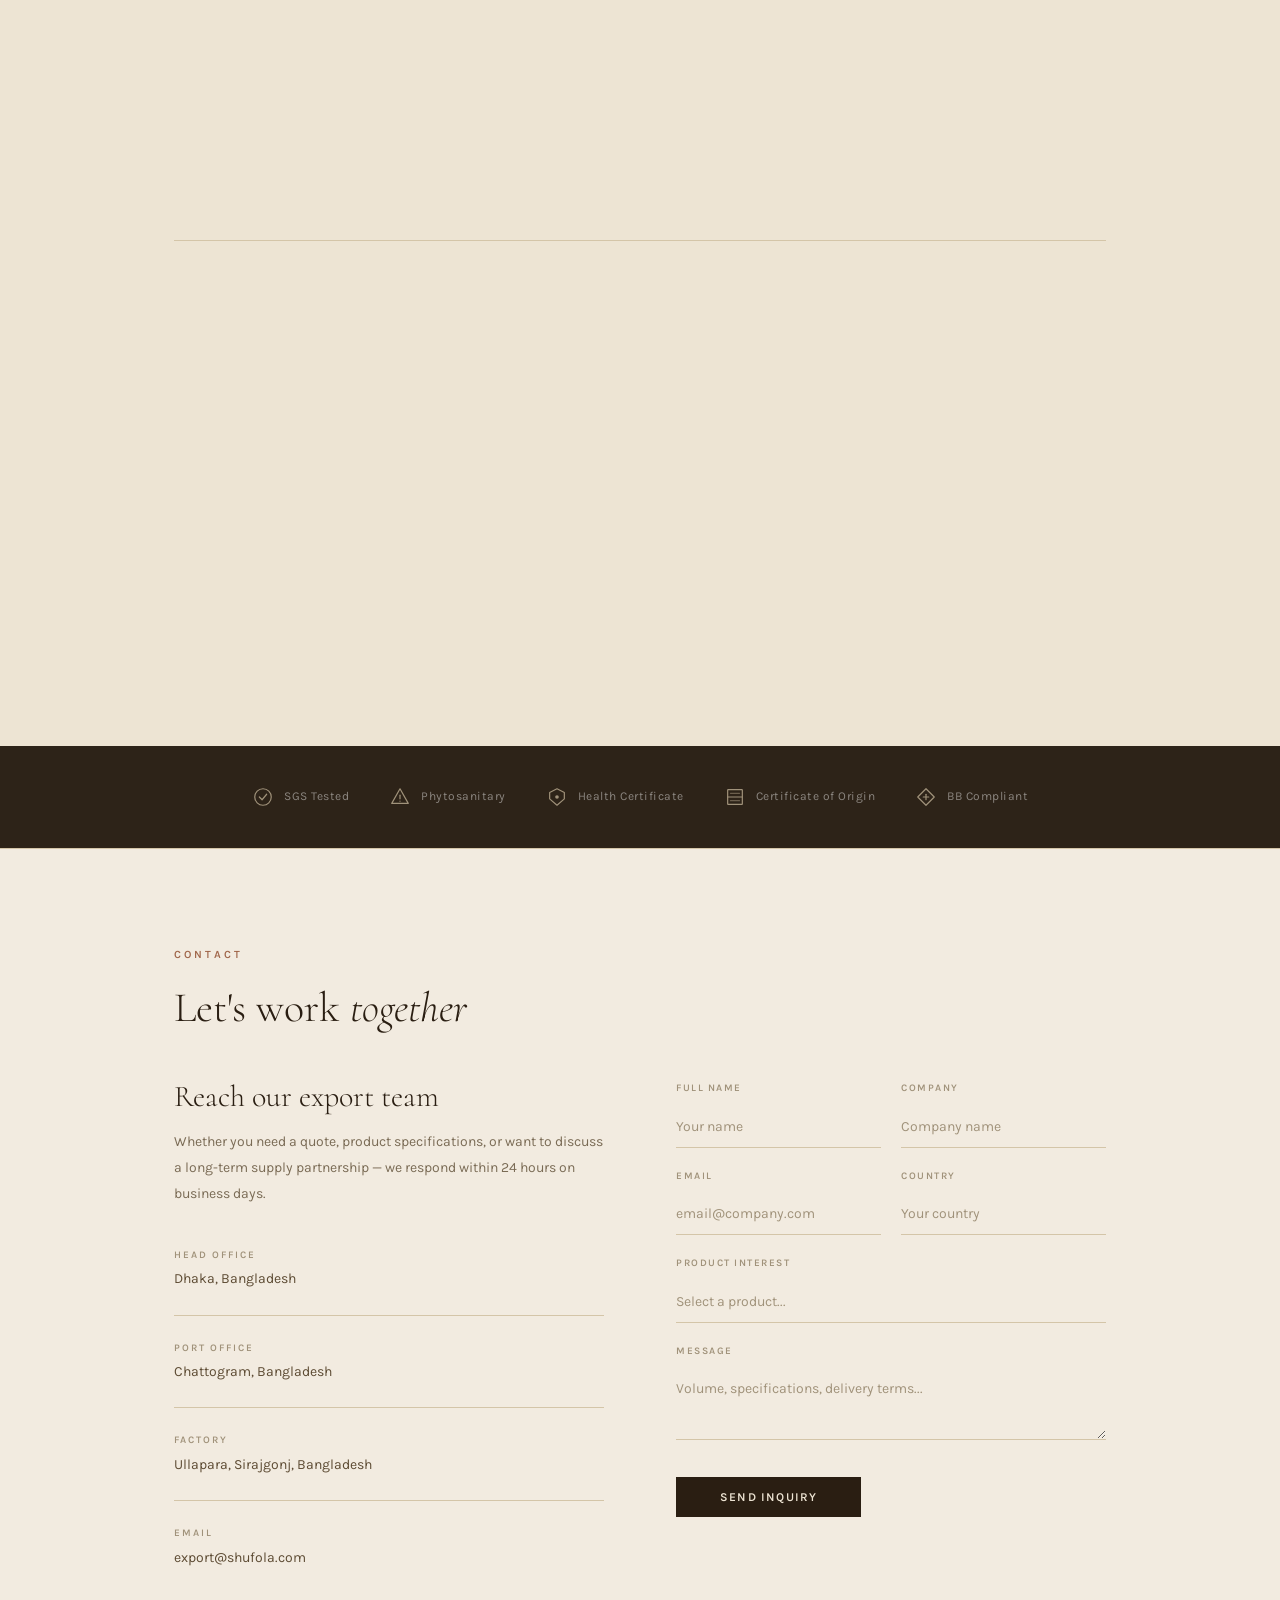
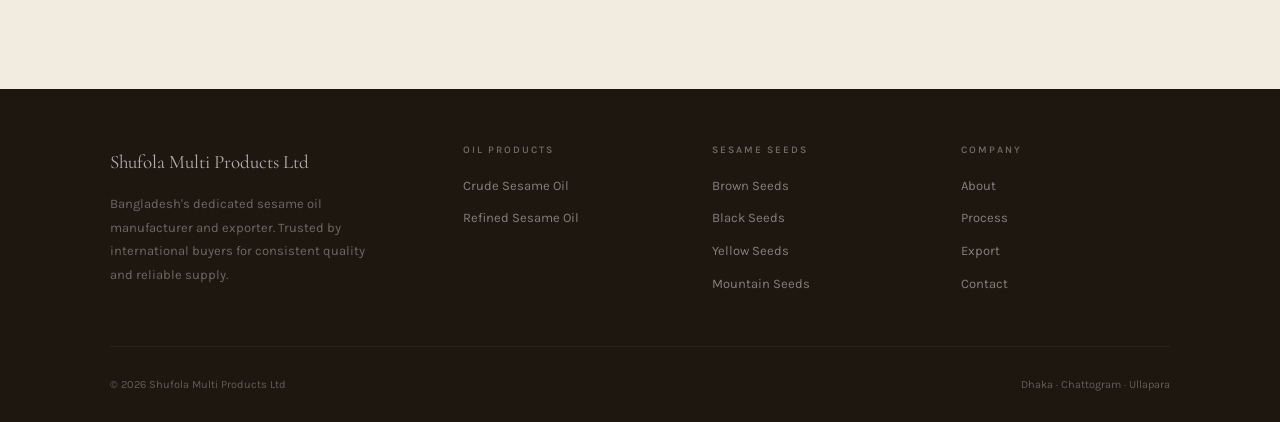
<file: mockups/v1-wabi-sabi/home.html>
<!DOCTYPE html>
<html lang="en">
<head>
<meta charset="UTF-8">
<meta name="viewport" content="width=device-width, initial-scale=1.0">
<title>Shufola Multi Products Ltd — Sesame Oil Manufacturer & Exporter, Bangladesh</title>
<meta name="description" content="Shufola Multi Products Ltd — Bangladesh's specialist sesame oil manufacturer and exporter. Crude sesame oil, SGS-tested, export-ready.">
<link rel="stylesheet" href="../../content/fonts.css">
<style>
:root {
  --clay: #EDE4D3;
  --clay-deep: #DED2BC;
  --clay-warm: #D4C5A8;
  --plaster: #E6DBC6;
  --linen: #F2EBE0;
  --earth: #2A1E12;
  --earth-mid: #3D2E1C;
  --earth-soft: #5C4A32;
  --earth-muted: #7A6B55;
  --earth-light: #A0927A;
  --earth-faint: #C4B8A2;
  --terracotta: #A0664A;
  --terracotta-deep: #8B5538;
  --terracotta-light: #B87A5C;
  --charcoal: #1E1710;
  --charcoal-warm: #2D2318;
  --ochre: #B89840;
  --ochre-muted: #9A8438;
}

* { margin: 0; padding: 0; box-sizing: border-box; }
html { scroll-behavior: smooth; scroll-padding-top: 64px; }

body {
  font-family: 'Karla', sans-serif;
  background: var(--clay);
  color: var(--earth-soft);
  line-height: 1.75;
  font-size: 15px;
  font-weight: 400;
  -webkit-font-smoothing: antialiased;
  position: relative;
}

/* Organic grain — more visible, like handmade paper */
body::before {
  content: '';
  position: fixed;
  inset: 0;
  z-index: 9998;
  pointer-events: none;
  opacity: 0.06;
  mix-blend-mode: multiply;
  background-image: url("data:image/svg+xml,%3Csvg viewBox='0 0 512 512' xmlns='http://www.w3.org/2000/svg'%3E%3Cfilter id='n'%3E%3CfeTurbulence type='fractalNoise' baseFrequency='0.75' numOctaves='5' stitchTiles='stitch'/%3E%3C/filter%3E%3Crect width='100%25' height='100%25' filter='url(%23n)' opacity='1'/%3E%3C/svg%3E");
}

/* Second grain layer for depth */
body::after {
  content: '';
  position: fixed;
  inset: 0;
  z-index: 9997;
  pointer-events: none;
  opacity: 0.03;
  mix-blend-mode: overlay;
  background-image: url("data:image/svg+xml,%3Csvg viewBox='0 0 256 256' xmlns='http://www.w3.org/2000/svg'%3E%3Cfilter id='n2'%3E%3CfeTurbulence type='turbulence' baseFrequency='1.2' numOctaves='3' stitchTiles='stitch'/%3E%3C/filter%3E%3Crect width='100%25' height='100%25' filter='url(%23n2)' opacity='1'/%3E%3C/svg%3E");
}

::selection {
  background: var(--terracotta);
  color: var(--linen);
}

h1, h2, h3, h4 {
  font-family: 'Cormorant', serif;
  color: var(--earth);
  font-weight: 400;
  line-height: 1.15;
}

/* ─── NAV ─── */
.nav {
  position: fixed;
  top: 0; left: 0; right: 0;
  z-index: 100;
  height: 64px;
  display: flex;
  align-items: center;
  justify-content: space-between;
  padding: 0 clamp(24px, 5vw, 72px);
  background: rgba(237, 228, 211, 0.88);
  backdrop-filter: blur(10px);
  border-bottom: 1px solid var(--clay-warm);
}

.nav-brand {
  font-family: 'Cormorant', serif;
  font-size: 21px;
  font-weight: 500;
  color: var(--earth);
  text-decoration: none;
  letter-spacing: 1px;
}

.nav-links {
  display: flex;
  gap: 32px;
  list-style: none;
  align-items: center;
}

.nav-links a {
  font-size: 12px;
  font-weight: 500;
  color: var(--earth-muted);
  text-decoration: none;
  letter-spacing: 0.8px;
  text-transform: uppercase;
  transition: color 0.3s;
}

.nav-links a:hover { color: var(--earth); }

.nav-links .cta { color: var(--terracotta); }
.nav-links .cta:hover { color: var(--terracotta-deep); }

.menu-btn {
  display: none;
  background: none;
  border: none;
  cursor: pointer;
}

.menu-btn span {
  display: block;
  width: 20px;
  height: 1.5px;
  background: var(--earth);
  margin: 5px 0;
}

/* ─── HERO ─── */
.hero {
  padding: 148px clamp(24px, 5vw, 72px) 80px;
  max-width: 1060px;
  margin: 0 auto;
}

.hero-sub {
  font-size: 11px;
  font-weight: 500;
  letter-spacing: 3px;
  text-transform: uppercase;
  color: var(--earth-light);
  margin-bottom: 36px;
  opacity: 0;
  animation: rise 0.8s 0.15s forwards;
}

.hero h1 {
  font-size: clamp(38px, 5.5vw, 68px);
  font-weight: 300;
  line-height: 1.08;
  color: var(--earth);
  margin-bottom: 36px;
  max-width: 720px;
  opacity: 0;
  animation: rise 0.8s 0.3s forwards;
}

.hero h1 em {
  font-style: italic;
  color: var(--terracotta);
}

.hero-body {
  font-size: 17px;
  font-weight: 300;
  color: var(--earth-muted);
  max-width: 500px;
  line-height: 1.9;
  margin-bottom: 48px;
  opacity: 0;
  animation: rise 0.8s 0.5s forwards;
}

.hero-cta {
  display: flex;
  gap: 20px;
  align-items: center;
  opacity: 0;
  animation: rise 0.8s 0.7s forwards;
}

.btn-fill {
  padding: 13px 36px;
  background: var(--earth);
  color: var(--clay);
  font-family: 'Karla', sans-serif;
  font-size: 12px;
  font-weight: 600;
  letter-spacing: 1.2px;
  text-transform: uppercase;
  text-decoration: none;
  border: none;
  cursor: pointer;
  transition: background 0.3s;
}

.btn-fill:hover { background: var(--terracotta-deep); }

.btn-line {
  padding: 13px 0;
  background: none;
  color: var(--earth-muted);
  font-family: 'Karla', sans-serif;
  font-size: 12px;
  font-weight: 600;
  letter-spacing: 1.2px;
  text-transform: uppercase;
  text-decoration: none;
  border: none;
  border-bottom: 1px solid var(--earth-faint);
  cursor: pointer;
  transition: all 0.3s;
}

.btn-line:hover { color: var(--earth); border-color: var(--earth); }

/* ─── HERO IMAGE ─── */
.hero-img-wrap {
  margin: 0 clamp(24px, 5vw, 72px);
  height: clamp(280px, 42vw, 520px);
  background: var(--clay-deep);
  position: relative;
  overflow: hidden;
  border: 1px solid var(--clay-warm);
}

.hero-img {
  position: absolute;
  inset: -10% 0 -10% 0;
  width: 100%;
  height: 120%;
  object-fit: cover;
  will-change: transform;
}

.hero-img-caption {
  position: absolute;
  bottom: 18px;
  left: 20px;
  font-family: 'Cormorant', serif;
  font-size: 14px;
  font-style: italic;
  color: var(--linen);
  letter-spacing: 0.5px;
  background: rgba(30, 23, 16, 0.42);
  padding: 6px 14px;
  backdrop-filter: blur(4px);
}

/* ─── DARK STRIP ─── */
.dark-strip {
  background: var(--charcoal-warm);
  padding: 0 clamp(24px, 5vw, 72px);
}

.dark-strip-inner {
  max-width: 1060px;
  margin: 0 auto;
  display: grid;
  grid-template-columns: repeat(4, 1fr);
}

.ds {
  padding: 44px 0;
  text-align: center;
  border-right: 1px solid rgba(255,255,255,0.05);
}

.ds:last-child { border-right: none; }

.ds-num {
  font-family: 'Cormorant', serif;
  font-size: 30px;
  font-weight: 400;
  color: var(--terracotta-light);
  margin-bottom: 4px;
}

.ds-label {
  font-size: 11px;
  color: rgba(255,255,255,0.3);
  letter-spacing: 0.5px;
}

/* ─── SEC ─── */
.sec {
  padding: 96px clamp(24px, 5vw, 72px);
  max-width: 1060px;
  margin: 0 auto;
}

.sec-label {
  font-size: 11px;
  font-weight: 600;
  letter-spacing: 3px;
  text-transform: uppercase;
  color: var(--terracotta);
  margin-bottom: 20px;
}

.sec h2 {
  font-size: clamp(28px, 3.4vw, 42px);
  font-weight: 300;
  margin-bottom: 16px;
}

.sec h2 em { font-style: italic; }

.sec-intro {
  font-size: 15px;
  font-weight: 300;
  color: var(--earth-muted);
  max-width: 480px;
  line-height: 1.85;
}

/* ─── ABOUT ─── */
.about-grid {
  display: grid;
  grid-template-columns: 1fr 1fr;
  gap: 72px;
  margin-top: 48px;
}

.about-grid p {
  font-size: 15px;
  color: var(--earth-soft);
  line-height: 1.85;
  margin-bottom: 18px;
}

.about-locations { display: flex; flex-direction: column; gap: 28px; margin-top: 12px; }

.a-loc {
  padding-top: 24px;
  border-top: 1px solid var(--clay-warm);
}

.a-loc h4 {
  font-size: 19px;
  font-weight: 400;
  margin-bottom: 4px;
  color: var(--earth);
}

.a-loc p {
  font-size: 13px;
  color: var(--earth-muted);
  line-height: 1.7;
}

/* ─── ORIGIN MAP ─── */
.origin-map-wrap {
  background: var(--plaster);
  border-top: 1px solid var(--clay-warm);
  border-bottom: 1px solid var(--clay-warm);
}

.origin-map-inner {
  padding: 88px clamp(24px, 5vw, 72px);
  max-width: 1060px;
  margin: 0 auto;
  display: grid;
  grid-template-columns: 1fr 1.1fr;
  gap: 64px;
  align-items: center;
}

.origin-map-text h2 {
  font-size: clamp(28px, 3.4vw, 42px);
  font-weight: 300;
  margin-bottom: 20px;
}

.origin-map-text p {
  font-size: 15px;
  color: var(--earth-soft);
  line-height: 1.85;
  max-width: 400px;
  margin-bottom: 18px;
}

.origin-map-text .map-note {
  font-size: 12px;
  color: var(--earth-light);
  font-style: italic;
  font-family: 'Cormorant', serif;
  font-size: 15px;
  max-width: 400px;
}

.origin-map-svg {
  width: 100%;
  max-width: 600px;
  justify-self: center;
}

.origin-map-svg svg {
  width: 100%;
  height: auto;
  display: block;
}

/* ─── PRODUCTS ─── */
.products-wrap {
  background: var(--linen);
  border-top: 1px solid var(--clay-warm);
  border-bottom: 1px solid var(--clay-warm);
}

.prods-grid {
  display: grid;
  grid-template-columns: repeat(3, 1fr);
  gap: 0;
  margin-top: 48px;
}

.pr {
  padding: 44px 32px 44px 0;
  border-bottom: 1px solid var(--clay-warm);
  display: flex;
  flex-direction: column;
}

.pr:nth-child(3n+2) { padding: 44px 32px; border-left: 1px solid var(--clay-warm); border-right: 1px solid var(--clay-warm); }
.pr:nth-child(3n+3) { padding: 44px 0 44px 32px; }

.pr-num {
  font-family: 'Cormorant', serif;
  font-size: 13px;
  font-style: italic;
  color: var(--earth-light);
  margin-bottom: 16px;
}

.pr-img {
  width: 100%;
  height: 180px;
  background: var(--clay-deep);
  border: 1px solid var(--clay-warm);
  margin-bottom: 20px;
  display: flex;
  align-items: center;
  justify-content: center;
  overflow: hidden;
}

.pr-img img {
  width: 100%;
  height: 100%;
  object-fit: cover;
  display: block;
}

.pr-img span {
  font-family: 'Cormorant', serif;
  font-size: 13px;
  font-style: italic;
  color: var(--earth-light);
}

.pr h3 {
  font-size: 23px;
  font-weight: 400;
  margin-bottom: 8px;
}

.pr p {
  font-size: 13px;
  color: var(--earth-muted);
  line-height: 1.75;
  margin-bottom: 14px;
}

.pr-tags { display: flex; gap: 10px; flex-wrap: wrap; margin-bottom: 18px; }

.pr-tag {
  font-size: 10px;
  font-weight: 500;
  letter-spacing: 0.5px;
  color: var(--earth-muted);
  padding-bottom: 2px;
  border-bottom: 1px solid var(--clay-warm);
}

.pr-spec {
  margin-top: auto;
  font-family: 'Cormorant', serif;
  font-style: italic;
  font-size: 15px;
  color: var(--terracotta);
  text-decoration: none;
  border-bottom: 1px dotted transparent;
  padding-bottom: 1px;
  align-self: flex-start;
  transition: border-color 0.3s;
}

.pr-spec:hover { border-bottom-color: var(--terracotta); }

.pr-spec[aria-disabled="true"] {
  opacity: 0.5;
  pointer-events: none;
  cursor: not-allowed;
}

/* ─── VIDEO ─── */
.vid-sec {
  padding: 96px clamp(24px, 5vw, 72px);
  max-width: 1060px;
  margin: 0 auto;
  text-align: center;
}

.vid-frame {
  margin-top: 48px;
  height: clamp(240px, 38vw, 460px);
  background: var(--charcoal-warm);
  display: flex;
  align-items: center;
  justify-content: center;
  position: relative;
  border: 1px solid var(--earth-soft);
}

.vid-frame span {
  font-family: 'Cormorant', serif;
  font-size: 17px;
  font-style: italic;
  color: rgba(255,255,255,0.25);
}

/* ─── PROCESS ─── */
.proc-steps {
  display: grid;
  grid-template-columns: repeat(5, 1fr);
  gap: 0;
  margin-top: 48px;
  border-top: 1px solid var(--clay-warm);
}

.ps {
  padding: 36px 28px 36px 0;
  border-bottom: 1px solid var(--clay-warm);
}

.ps:not(:last-child) { border-right: 1px solid var(--clay-warm); padding-right: 28px; }
.ps:not(:first-child) { padding-left: 28px; }

.ps-num {
  font-family: 'Cormorant', serif;
  font-size: 28px;
  font-weight: 300;
  color: var(--earth-faint);
  margin-bottom: 20px;
}

.ps h4 {
  font-size: 17px;
  font-weight: 400;
  margin-bottom: 8px;
}

.ps p {
  font-size: 12px;
  color: var(--earth-muted);
  line-height: 1.75;
}

/* ─── FACILITY STRIP ─── */
.facility-strip {
  display: grid;
  grid-template-columns: repeat(3, 1fr);
  gap: 24px;
  margin-top: 56px;
}

.facility-shot {
  position: relative;
  overflow: hidden;
  background: var(--clay-deep);
  border: 1px solid var(--clay-warm);
  aspect-ratio: 4 / 3;
}

.facility-shot img {
  width: 100%;
  height: 100%;
  object-fit: cover;
  display: block;
}

.facility-shot figcaption {
  position: absolute;
  bottom: 0; left: 0; right: 0;
  padding: 10px 14px;
  font-family: 'Cormorant', serif;
  font-style: italic;
  font-size: 13px;
  color: var(--linen);
  background: linear-gradient(to top, rgba(30,23,16,0.55), rgba(30,23,16,0));
}

/* ─── EXPORT ─── */
.exp-grid {
  display: grid;
  grid-template-columns: repeat(2, 1fr);
  gap: 0;
  margin-top: 48px;
  border-top: 1px solid var(--clay-warm);
}

.ex {
  padding: 36px 0;
  border-bottom: 1px solid var(--clay-warm);
}

.ex:nth-child(odd) { padding-right: 40px; }
.ex:nth-child(even) { padding-left: 40px; border-left: 1px solid var(--clay-warm); }

.ex h4 {
  font-size: 19px;
  font-weight: 400;
  margin-bottom: 8px;
}

.ex p {
  font-size: 13px;
  color: var(--earth-muted);
  line-height: 1.8;
}

/* ─── CERTS ─── */
.certs-strip {
  background: var(--charcoal-warm);
  padding: 40px clamp(24px, 5vw, 72px);
}

.certs-inner {
  max-width: 1060px;
  margin: 0 auto;
  display: flex;
  justify-content: center;
  gap: 40px;
  flex-wrap: wrap;
}

.cert-item {
  font-size: 12px;
  font-weight: 400;
  color: rgba(255,255,255,0.45);
  letter-spacing: 0.5px;
  display: flex;
  align-items: center;
  gap: 10px;
}

.cert-item svg {
  display: block;
  flex-shrink: 0;
}

/* ─── CONTACT ─── */
.contact-wrap {
  background: var(--linen);
  border-top: 1px solid var(--clay-warm);
}

.contact-grid {
  display: grid;
  grid-template-columns: 1fr 1fr;
  gap: 72px;
  margin-top: 48px;
}

.cl h3 {
  font-size: 30px;
  font-weight: 300;
  margin-bottom: 14px;
}

.cl > p {
  font-size: 14px;
  color: var(--earth-muted);
  margin-bottom: 40px;
  line-height: 1.85;
}

.c-dets { display: flex; flex-direction: column; gap: 24px; }

.cd {
  padding-bottom: 24px;
  border-bottom: 1px solid var(--clay-warm);
}

.cd:last-child { border-bottom: none; }

.cd-label {
  font-size: 10px;
  font-weight: 600;
  letter-spacing: 2px;
  text-transform: uppercase;
  color: var(--earth-light);
  margin-bottom: 4px;
}

.cd-val {
  font-size: 14px;
  color: var(--earth-soft);
  line-height: 1.6;
}

.c-form { display: flex; flex-direction: column; gap: 20px; }

.fr { display: grid; grid-template-columns: 1fr 1fr; gap: 20px; }

.ff label {
  display: block;
  font-size: 10px;
  font-weight: 600;
  letter-spacing: 1.5px;
  text-transform: uppercase;
  color: var(--earth-light);
  margin-bottom: 8px;
}

.ff input, .ff select, .ff textarea {
  width: 100%;
  padding: 12px 0;
  border: none;
  border-bottom: 1px solid var(--clay-warm);
  background: transparent;
  font-family: 'Karla', sans-serif;
  font-size: 14px;
  color: var(--earth);
  outline: none;
  transition: border-color 0.3s;
  border-radius: 0;
  -webkit-appearance: none;
}

.ff input::placeholder, .ff textarea::placeholder { color: var(--earth-light); }
.ff input:focus, .ff select:focus, .ff textarea:focus { border-color: var(--terracotta); }
.ff textarea { min-height: 72px; resize: vertical; }
.ff select { color: var(--earth-light); cursor: pointer; }
.ff select option { background: var(--linen); color: var(--earth); }

.f-btn {
  align-self: flex-start;
  padding: 13px 44px;
  background: var(--earth);
  color: var(--clay);
  font-family: 'Karla', sans-serif;
  font-size: 12px;
  font-weight: 600;
  letter-spacing: 1.2px;
  text-transform: uppercase;
  border: none;
  cursor: pointer;
  transition: background 0.3s;
  margin-top: 8px;
}

.f-btn:hover { background: var(--terracotta-deep); }

/* ─── FOOTER ─── */
.footer {
  background: var(--charcoal);
  padding: 56px clamp(24px, 5vw, 72px) 28px;
}

.footer-inner { max-width: 1060px; margin: 0 auto; }

.footer-grid {
  display: grid;
  grid-template-columns: 1.5fr 1fr 1fr 1fr;
  gap: 40px;
  padding-bottom: 40px;
  border-bottom: 1px solid rgba(255,255,255,0.05);
}

.f-brand {
  font-family: 'Cormorant', serif;
  font-size: 19px;
  font-weight: 400;
  color: rgba(255,255,255,0.65);
  margin-bottom: 14px;
}

.f-desc {
  font-size: 13px;
  color: rgba(255,255,255,0.35);
  line-height: 1.8;
  max-width: 260px;
}

.footer-col h4 {
  font-family: 'Karla', sans-serif;
  font-size: 10px;
  font-weight: 600;
  letter-spacing: 2px;
  text-transform: uppercase;
  color: rgba(255,255,255,0.35);
  margin-bottom: 18px;
}

.footer-col a {
  display: block;
  font-size: 13px;
  color: rgba(255,255,255,0.45);
  text-decoration: none;
  margin-bottom: 10px;
  transition: color 0.3s;
}

.footer-col a:hover { color: rgba(255,255,255,0.85); }

.footer-bottom {
  display: flex;
  justify-content: space-between;
  padding-top: 28px;
  font-size: 11px;
  color: rgba(255,255,255,0.3);
}

/* ─── ANIMATION ─── */
@keyframes rise {
  from { opacity: 0; transform: translateY(14px); }
  to { opacity: 1; transform: translateY(0); }
}

.reveal {
  opacity: 0;
  transform: translateY(16px);
  transition: all 0.7s ease;
}

.reveal.visible {
  opacity: 1;
  transform: translateY(0);
}

/* ─── RESPONSIVE ─── */
@media (max-width: 1024px) {
  .about-grid { grid-template-columns: 1fr; gap: 48px; }
  .prods-grid { grid-template-columns: repeat(2, 1fr); }
  .pr { padding: 36px 24px 36px 0 !important; }
  .pr:nth-child(even) { padding: 36px 0 36px 24px !important; border-left: 1px solid var(--clay-warm); border-right: none !important; }
  .proc-steps { grid-template-columns: repeat(3, 1fr); }
  .ps:nth-child(3) { border-right: none; }
  .exp-grid { grid-template-columns: 1fr; }
  .ex:nth-child(even) { padding-left: 0; border-left: none; }
  .ex:nth-child(odd) { padding-right: 0; }
  .footer-grid { grid-template-columns: 1fr 1fr; }
  .origin-map-inner { grid-template-columns: 1fr; gap: 40px; }
  .facility-strip { grid-template-columns: 1fr; gap: 20px; }
}

@media (max-width: 768px) {
  .nav-links { display: none; }
  .menu-btn { display: block; }
  .hero { padding: 116px 24px 60px; }
  .hero-img-wrap { margin: 0 24px; height: 240px; }
  .sec { padding: 68px 24px; }
  .origin-map-inner { padding: 68px 24px; }
  .prods-grid { grid-template-columns: 1fr; }
  .pr, .pr:nth-child(even) { padding: 32px 0 !important; border-left: none !important; border-right: none !important; }
  .proc-steps { grid-template-columns: 1fr; }
  .ps { padding: 28px 0 !important; border-right: none !important; }
  .ps:not(:first-child) { padding-left: 0 !important; }
  .contact-grid { grid-template-columns: 1fr; gap: 48px; }
  .fr { grid-template-columns: 1fr; }
  .footer-grid { grid-template-columns: 1fr; gap: 28px; }
  .footer-bottom { flex-direction: column; gap: 6px; text-align: center; }
  .dark-strip-inner { grid-template-columns: repeat(2, 1fr); }
  .ds { border-bottom: 1px solid rgba(255,255,255,0.05); }
  .hero-cta { flex-direction: column; align-items: flex-start; }
  .vid-frame { height: 200px; }
  .certs-inner { gap: 20px; }
}

@media (max-width: 480px) {
  .dark-strip-inner { grid-template-columns: 1fr; }
}
</style>
</head>
<body class="theme-v1">

<nav class="nav">
  <a href="#" class="nav-brand">Shufola</a>
  <ul class="nav-links">
    <li><a href="#about">About</a></li>
    <li><a href="#products">Products</a></li>
    <li><a href="#process">Process</a></li>
    <li><a href="#export">Export</a></li>
    <li><a href="#contact" class="cta">Inquire</a></li>
  </ul>
  <button class="menu-btn" onclick="document.querySelector('.nav-links').classList.toggle('show')" aria-label="Menu"><span></span><span></span><span></span></button>
</nav>

<section class="hero">
  <p class="hero-sub">Sesame Oil — Sirajgonj, Bangladesh</p>
  <h1>Pure sesame,<br><em>honestly made</em></h1>
  <p class="hero-body">From the fertile plains of Sirajgonj to markets across Asia — we manufacture and export premium sesame oil with the care and traceability that serious buyers expect.</p>
  <div class="hero-cta">
    <a href="#contact" class="btn-fill">Request a Quote</a>
    <a href="#products" class="btn-line">View Products</a>
  </div>
</section>

<div class="hero-img-wrap">
  <picture>
    <source srcset="../../content/assets/p1455288.webp" type="image/webp">
    <img class="hero-img" src="../../content/assets/p1455288.webp" alt="Shufola's storage silos at the Ullapara facility, Sirajgonj — overcast sky, tree framing">
  </picture>
  <span class="hero-img-caption">Factory photograph — Ullapara, Sirajgonj</span>
</div>

<div class="dark-strip"><div class="dark-strip-inner">
  <div class="ds"><div class="ds-num">15+</div><div class="ds-label">Export Destinations</div></div>
  <div class="ds"><div class="ds-num">CFR</div><div class="ds-label">Incoterms Capability</div></div>
  <div class="ds"><div class="ds-num">L/C</div><div class="ds-label">Payment Supported</div></div>
  <div class="ds"><div class="ds-num">24h</div><div class="ds-label">Quote Response</div></div>
</div></div>

<section class="sec" id="about">
  <p class="sec-label reveal">About</p>
  <h2 class="reveal">A company built<br>around <em>one thing</em></h2>
  <div class="about-grid">
    <div class="reveal">
      <p>Shufola Multi Products Ltd is a specialist sesame oil manufacturer and exporter headquartered in Dhaka. Our entire operation is purpose-built around sesame — from procurement through processing to international shipment.</p>
      <p>Our factory in Ullapara, Sirajgonj sits at the heart of one of Bangladesh's most fertile sesame-growing regions. With a port office in Chattogram, we maintain direct control over logistics, documentation, and quality at every stage.</p>
      <p>Every batch is SGS-tested. Every shipment is fully documented. Every buyer gets a focused, expert partner.</p>
    </div>
    <div class="about-locations reveal">
      <div class="a-loc"><h4>Head Office — Dhaka</h4><p>Commercial operations, buyer relations, export management</p></div>
      <div class="a-loc"><h4>Port Office — Chattogram</h4><p>Shipping coordination, C&amp;F liaison, documentation</p></div>
      <div class="a-loc"><h4>Factory — Ullapara</h4><p>Oil crushing facility, seed processing, cleaning, drying, and quality laboratory</p></div>
    </div>
  </div>
</section>

<section class="origin-map-wrap" id="origin-map">
  <div class="origin-map-inner">
    <div class="origin-map-text reveal">
      <p class="sec-label">Origin</p>
      <h2>From <em>Sirajgonj</em><br>to the world</h2>
      <p>Sourced from the Sirajgonj sesame belt — direct relationships with farms across the district. Every lot travels a short inland route to our Ullapara crushing line, then moves down to Chattogram for onward shipment.</p>
      <p class="map-note">Two points. One short inland road. Every lot accounted for.</p>
    </div>
    <div class="origin-map-svg reveal">
      <svg viewBox="0 0 600 480" xmlns="http://www.w3.org/2000/svg" role="img" aria-label="Stylized map showing Sirajgonj district in central Bangladesh and Chattogram port on the southeast coast">
        <!-- simplified country outline (abstract, wabi-sabi minimal) -->
        <path d="M180 70 L260 60 L340 65 L420 80 L450 140 L465 210 L470 280 L455 340 L430 390 L390 420 L330 430 L270 425 L220 410 L190 370 L170 310 L160 230 L158 160 Z"
          fill="none" stroke="#A0927A" stroke-width="1.4" stroke-dasharray="2 5" opacity="0.75" />
        <!-- faint inland river hint -->
        <path d="M220 90 Q260 180 290 220 T340 340 Q370 380 400 400"
          fill="none" stroke="#C4B8A2" stroke-width="1" stroke-dasharray="1 4" opacity="0.5" />
        <!-- connector: Ullapara/Sirajgonj to Chattogram port -->
        <path d="M292 198 Q360 270 418 368"
          fill="none" stroke="#A0664A" stroke-width="1.1" stroke-dasharray="3 5" opacity="0.65" />
        <!-- Sirajgonj pin (north-central) -->
        <circle cx="292" cy="198" r="22" fill="none" stroke="#A0664A" stroke-width="0.8" opacity="0.5" />
        <circle cx="292" cy="198" r="13" fill="none" stroke="#A0664A" stroke-width="1" opacity="0.75" />
        <circle cx="292" cy="198" r="6" fill="#A0664A" />
        <text x="310" y="194" font-family="Cormorant, Georgia, serif" font-style="italic" font-size="20" font-weight="500" fill="#2A1E12">Sirajgonj</text>
        <text x="310" y="212" font-family="Karla, sans-serif" font-size="10.5" letter-spacing="1.4" fill="#7A6B55">SESAME BELT · ULLAPARA</text>
        <!-- Chattogram port (south-east) -->
        <circle cx="418" cy="368" r="5" fill="#5C4A32" />
        <circle cx="418" cy="368" r="11" fill="none" stroke="#5C4A32" stroke-width="0.8" opacity="0.5" />
        <text x="432" y="366" font-family="Cormorant, Georgia, serif" font-style="italic" font-size="16" fill="#3D2E1C">Chattogram</text>
        <text x="432" y="381" font-family="Karla, sans-serif" font-size="10" letter-spacing="1.2" fill="#7A6B55">PORT</text>
        <!-- compass rose (subtle) -->
        <g transform="translate(500,90)" opacity="0.35">
          <line x1="0" y1="-18" x2="0" y2="18" stroke="#7A6B55" stroke-width="0.8" />
          <line x1="-18" y1="0" x2="18" y2="0" stroke="#7A6B55" stroke-width="0.8" />
          <text x="-4" y="-22" font-family="Cormorant, Georgia, serif" font-style="italic" font-size="11" fill="#7A6B55">N</text>
        </g>
      </svg>
    </div>
  </div>
</section>

<section class="products-wrap" id="products"><div class="sec">
  <p class="sec-label reveal">Products</p>
  <h2 class="reveal">Sesame oil &amp; seeds,<br><em>export grade</em></h2>
  <p class="sec-intro reveal">Oil products first — our core business. Every product SGS-tested and export-documented.</p>
  <div class="prods-grid">
    <div class="pr reveal">
      <p class="pr-num">01</p>
      <div class="pr-img">
        <picture>
          <source srcset="../../content/assets/dsc01084.webp" type="image/webp">
          <img src="../../content/assets/dsc01084.webp" alt="Amber crude sesame oil streaming from extraction taps at the Ullapara crushing line">
        </picture>
      </div>
      <h3>Crude Sesame Oil</h3>
      <p>Crushed from carefully selected seeds. Deep golden color, rich natural aroma. Our core export product for refineries and food manufacturers.</p>
      <div class="pr-tags"><span class="pr-tag">Oil Crushing</span><span class="pr-tag">Bulk Export</span><span class="pr-tag">Flexitank</span></div>
      <a href="products/crude-sesame-oil.html" class="pr-spec">Spec sheet &rarr;</a>
    </div>
    <div class="pr reveal">
      <p class="pr-num">02</p>
      <div class="pr-img"><span>Product photograph</span></div>
      <h3>Refined Sesame Oil</h3>
      <p>Crystal-clear with a light, clean taste. Suitable for cooking, food processing, and consumer-grade products.</p>
      <div class="pr-tags"><span class="pr-tag">Food Grade</span><span class="pr-tag">Light Color</span><span class="pr-tag">Neutral Taste</span></div>
      <a href="#" aria-disabled="true" class="pr-spec">Spec sheet &rarr;</a>
    </div>
    <div class="pr reveal">
      <p class="pr-num">03</p>
      <div class="pr-img">
        <picture>
          <source srcset="../../content/assets/dsc00602.webp" type="image/webp">
          <img src="../../content/assets/dsc00602.webp" alt="Metal scoop resting on a bed of brown sesame seeds spread across the drying floor">
        </picture>
      </div>
      <h3>Brown Sesame Seeds</h3>
      <p>Double-skin variety. Cleaned and dried to optimal moisture levels. Versatile for oil extraction, bakery, and confectionery applications.</p>
      <div class="pr-tags"><span class="pr-tag">Double Skin</span><span class="pr-tag">Cleaned &amp; Dried</span><span class="pr-tag">Export Ready</span></div>
      <a href="#" aria-disabled="true" class="pr-spec">Spec sheet &rarr;</a>
    </div>
    <div class="pr reveal">
      <p class="pr-num">04</p>
      <div class="pr-img">
        <picture>
          <source srcset="../../content/assets/black-sesame-seeds-double-skin.webp" type="image/webp">
          <img src="../../content/assets/black-sesame-seeds-double-skin.webp" alt="Macro view of double-skin black sesame seeds, uniform grade">
        </picture>
      </div>
      <h3>Black Sesame Seeds</h3>
      <p>Double-skin variety. Cleaned and dried to preserve quality and shelf life. Rich in nutrients, prized in East Asian cuisines and health food markets.</p>
      <div class="pr-tags"><span class="pr-tag">Double Skin</span><span class="pr-tag">Cleaned &amp; Dried</span><span class="pr-tag">High Nutrition</span></div>
      <a href="#" aria-disabled="true" class="pr-spec">Spec sheet &rarr;</a>
    </div>
    <div class="pr reveal">
      <p class="pr-num">05</p>
      <div class="pr-img"><span>Product photograph</span></div>
      <h3>Yellow Sesame Seeds</h3>
      <p>Double-skin variety. Cleaned and dried for uniform quality. Mild flavor profile suited for bakery, confectionery, and tahini production.</p>
      <div class="pr-tags"><span class="pr-tag">Double Skin</span><span class="pr-tag">Cleaned &amp; Dried</span><span class="pr-tag">Mild Flavor</span></div>
      <a href="#" aria-disabled="true" class="pr-spec">Spec sheet &rarr;</a>
    </div>
    <div class="pr reveal">
      <p class="pr-num">06</p>
      <div class="pr-img">
        <picture>
          <source srcset="../../content/assets/white-sesame-seeds-single-skin.webp" type="image/webp">
          <img src="../../content/assets/white-sesame-seeds-single-skin.webp" alt="Conical pile of husked single-skin white sesame seeds, soft daylight on white">
        </picture>
      </div>
      <h3>White Mountain Seeds</h3>
      <p>Single-skin variety sourced from highland regions. Cleaned and dried. Smooth texture with a delicate nutty flavor for premium food applications.</p>
      <div class="pr-tags"><span class="pr-tag">Single Skin</span><span class="pr-tag">Cleaned &amp; Dried</span><span class="pr-tag">Premium</span></div>
      <a href="#" aria-disabled="true" class="pr-spec">Spec sheet &rarr;</a>
    </div>
    <div class="pr reveal">
      <p class="pr-num">07</p>
      <div class="pr-img"><span>Product photograph</span></div>
      <h3>Black Mountain Seeds</h3>
      <p>Single-skin variety from highland cultivation. Cleaned and dried. Distinctive flavor for specialty and traditional food products.</p>
      <div class="pr-tags"><span class="pr-tag">Single Skin</span><span class="pr-tag">Cleaned &amp; Dried</span><span class="pr-tag">Specialty</span></div>
      <a href="#" aria-disabled="true" class="pr-spec">Spec sheet &rarr;</a>
    </div>
  </div>
</div></section>

<section class="vid-sec">
  <p class="sec-label reveal">Our Process</p>
  <h2 class="reveal">From source <em>to export</em></h2>
  <div class="vid-frame reveal">
    <span>Corporate video — coming soon</span>
  </div>
</section>

<section class="sec" id="process">
  <p class="sec-label reveal">Manufacturing</p>
  <h2 class="reveal">Five stages,<br><em>full traceability</em></h2>
  <div class="proc-steps">
    <div class="ps reveal"><div class="ps-num">01</div><h4>Seed Sourcing</h4><p>Selected from trusted farms across the Sirajgonj sesame belt for premium raw material quality.</p></div>
    <div class="ps reveal"><div class="ps-num">02</div><h4>Cleaning &amp; Drying</h4><p>Multi-stage mechanical cleaning followed by drying to optimal moisture levels for quality preservation.</p></div>
    <div class="ps reveal"><div class="ps-num">03</div><h4>Oil Crushing</h4><p>Selected seeds crushed to extract crude sesame oil, preserving natural aroma and nutrients.</p></div>
    <div class="ps reveal"><div class="ps-num">04</div><h4>Quality Testing</h4><p>SGS-certified laboratory testing for acidity, moisture, color, and purity.</p></div>
    <div class="ps reveal"><div class="ps-num">05</div><h4>Pack &amp; Ship</h4><p>Packed in flexitank, drums, or PP oven bags. Full export documentation from LC to Bill of Lading.</p></div>
  </div>

  <div class="facility-strip reveal" aria-label="Inside the Ullapara facility">
    <figure class="facility-shot">
      <picture>
        <source srcset="../../content/assets/dsc01412.webp" type="image/webp">
        <img src="../../content/assets/dsc01412.webp" alt="Bühler seed-cleaning machine on the raised catwalk at Shufola's Ullapara facility">
      </picture>
      <figcaption>Cleaning line — Ullapara</figcaption>
    </figure>
    <figure class="facility-shot">
      <picture>
        <source srcset="../../content/assets/dsc00904.webp" type="image/webp">
        <img src="../../content/assets/dsc00904.webp" alt="Chaff lifting off a hopper of brown sesame seeds during sieving">
      </picture>
      <figcaption>Sieving &amp; chaff separation</figcaption>
    </figure>
    <figure class="facility-shot">
      <picture>
        <source srcset="../../content/assets/dsc01216.webp" type="image/webp">
        <img src="../../content/assets/dsc01216.webp" alt="Shufola QC technician running a titration at the in-house quality laboratory">
      </picture>
      <figcaption>QC laboratory — every batch</figcaption>
    </figure>
  </div>
</section>

<section class="sec" id="export" style="padding-bottom:56px;">
  <p class="sec-label reveal">Export</p>
  <h2 class="reveal">Built for<br><em>international trade</em></h2>
  <div class="exp-grid">
    <div class="ex reveal"><h4>Documentation</h4><p>Bill of Lading, Certificate of Origin, Phytosanitary, Health Certificate, and all LC-required documents prepared in-house.</p></div>
    <div class="ex reveal"><h4>Shipping</h4><p>Partnerships with major shipping lines. Flexitank for oil, standard containers for seeds. Direct access to Chattogram port.</p></div>
    <div class="ex reveal"><h4>Banking &amp; LC</h4><p>Established banking relationships. Expert LC negotiation, amendment handling, and compliance documentation.</p></div>
    <div class="ex reveal"><h4>Quality Assurance</h4><p>Every shipment tested by SGS Bangladesh. Full compliance with buyer specifications and food safety standards.</p></div>
    <div class="ex reveal"><h4>Flexible Packaging</h4><p>Flexitank, drums, and PP oven bags. Private labeling and custom packaging available on request.</p></div>
    <div class="ex reveal"><h4>End-to-End Service</h4><p>From proforma invoice to final shipment — C&amp;F coordination, freight booking, and regulatory compliance.</p></div>
  </div>
</section>

<div class="certs-strip">
  <div class="certs-inner">
    <span class="cert-item">
      <svg width="22" height="22" viewBox="0 0 24 24" fill="none" stroke="#A0927A" stroke-width="1.3" stroke-linecap="round" stroke-linejoin="round" aria-hidden="true">
        <circle cx="12" cy="12" r="9" />
        <path d="M8 12l3 3 5-6" />
      </svg>
      SGS Tested
    </span>
    <span class="cert-item">
      <svg width="22" height="22" viewBox="0 0 24 24" fill="none" stroke="#A0927A" stroke-width="1.3" stroke-linecap="round" stroke-linejoin="round" aria-hidden="true">
        <path d="M12 3 L21 19 L3 19 Z" />
        <path d="M12 10 L12 14" />
        <circle cx="12" cy="16.5" r="0.6" fill="#A0927A" stroke="none" />
      </svg>
      Phytosanitary
    </span>
    <span class="cert-item">
      <svg width="22" height="22" viewBox="0 0 24 24" fill="none" stroke="#A0927A" stroke-width="1.3" stroke-linecap="round" stroke-linejoin="round" aria-hidden="true">
        <path d="M12 3 L20 7 L20 14 L12 21 L4 14 L4 7 Z" />
        <circle cx="12" cy="12" r="2" fill="#A0927A" stroke="none" />
      </svg>
      Health Certificate
    </span>
    <span class="cert-item">
      <svg width="22" height="22" viewBox="0 0 24 24" fill="none" stroke="#A0927A" stroke-width="1.3" stroke-linecap="round" stroke-linejoin="round" aria-hidden="true">
        <rect x="4" y="4" width="16" height="16" rx="0.5" />
        <path d="M4 12 L20 12" />
        <path d="M7 8 L17 8" opacity="0.55" />
        <path d="M7 16 L17 16" opacity="0.55" />
      </svg>
      Certificate of Origin
    </span>
    <span class="cert-item">
      <svg width="22" height="22" viewBox="0 0 24 24" fill="none" stroke="#A0927A" stroke-width="1.3" stroke-linecap="round" stroke-linejoin="round" aria-hidden="true">
        <path d="M12 3 L21 12 L12 21 L3 12 Z" />
        <path d="M9 12 L15 12" />
        <path d="M12 9 L12 15" />
      </svg>
      BB Compliant
    </span>
  </div>
</div>

<section class="contact-wrap" id="contact"><div class="sec">
  <p class="sec-label reveal">Contact</p>
  <h2 class="reveal">Let's work <em>together</em></h2>
  <div class="contact-grid">
    <div class="cl reveal">
      <h3>Reach our export team</h3>
      <p>Whether you need a quote, product specifications, or want to discuss a long-term supply partnership — we respond within 24 hours on business days.</p>
      <div class="c-dets">
        <div class="cd"><div class="cd-label">Head Office</div><div class="cd-val">Dhaka, Bangladesh</div></div>
        <div class="cd"><div class="cd-label">Port Office</div><div class="cd-val">Chattogram, Bangladesh</div></div>
        <div class="cd"><div class="cd-label">Factory</div><div class="cd-val">Ullapara, Sirajgonj, Bangladesh</div></div>
        <div class="cd"><div class="cd-label">Email</div><div class="cd-val">export@shufola.com</div></div>
      </div>
    </div>
    <form action="#" class="c-form reveal" onsubmit="event.preventDefault(); this.querySelector('.f-btn').textContent = 'Thanks — we\'ll respond within 24h';">
      <div class="fr"><div class="ff"><label>Full Name</label><input type="text" placeholder="Your name" required></div><div class="ff"><label>Company</label><input type="text" placeholder="Company name"></div></div>
      <div class="fr"><div class="ff"><label>Email</label><input type="email" placeholder="email@company.com" required></div><div class="ff"><label>Country</label><input type="text" placeholder="Your country"></div></div>
      <div class="ff"><label>Product Interest</label><select><option value="">Select a product...</option><option>Crude Sesame Oil</option><option>Refined Sesame Oil</option><option>Brown Sesame Seeds (Double Skin)</option><option>Black Sesame Seeds (Double Skin)</option><option>Yellow Sesame Seeds (Double Skin)</option><option>White Mountain Seeds (Single Skin)</option><option>Black Mountain Seeds (Single Skin)</option></select></div>
      <div class="ff"><label>Message</label><textarea placeholder="Volume, specifications, delivery terms..."></textarea></div>
      <button class="f-btn" type="submit">Send Inquiry</button>
    </form>
  </div>
</div></section>

<footer class="footer"><div class="footer-inner">
  <div class="footer-grid">
    <div><div class="f-brand">Shufola Multi Products Ltd</div><p class="f-desc">Bangladesh's dedicated sesame oil manufacturer and exporter. Trusted by international buyers for consistent quality and reliable supply.</p></div>
    <div class="footer-col"><h4>Oil Products</h4><a href="#products">Crude Sesame Oil</a><a href="#products">Refined Sesame Oil</a></div>
    <div class="footer-col"><h4>Sesame Seeds</h4><a href="#products">Brown Seeds</a><a href="#products">Black Seeds</a><a href="#products">Yellow Seeds</a><a href="#products">Mountain Seeds</a></div>
    <div class="footer-col"><h4>Company</h4><a href="#about">About</a><a href="#process">Process</a><a href="#export">Export</a><a href="#contact">Contact</a></div>
  </div>
  <div class="footer-bottom"><span>&copy; 2026 Shufola Multi Products Ltd</span><span>Dhaka · Chattogram · Ullapara</span></div>
</div></footer>

<script>
const r = document.querySelectorAll('.reveal');
const o = new IntersectionObserver(e => {
  e.forEach(e => { if (e.isIntersecting) e.target.classList.add('visible'); });
}, { threshold: 0.1, rootMargin: '0px 0px -40px 0px' });
r.forEach(el => o.observe(el));

document.querySelectorAll('a[href^="#"]').forEach(a => {
  a.addEventListener('click', function(e) {
    const href = this.getAttribute('href');
    if (href === '#' || href.length < 2) return;
    const t = document.querySelector(href);
    if (t) { e.preventDefault(); t.scrollIntoView({ behavior: 'smooth' }); }
  });
});

// Subtle hero parallax — only when user has no motion preference
if (window.matchMedia('(prefers-reduced-motion: no-preference)').matches) {
  const heroImg = document.querySelector('.hero-img');
  if (heroImg) {
    window.addEventListener('scroll', () => {
      heroImg.style.transform = `translate3d(0, ${window.scrollY * -0.2}px, 0)`;
    }, { passive: true });
  }
}
</script>

</body>
</html>
</file>
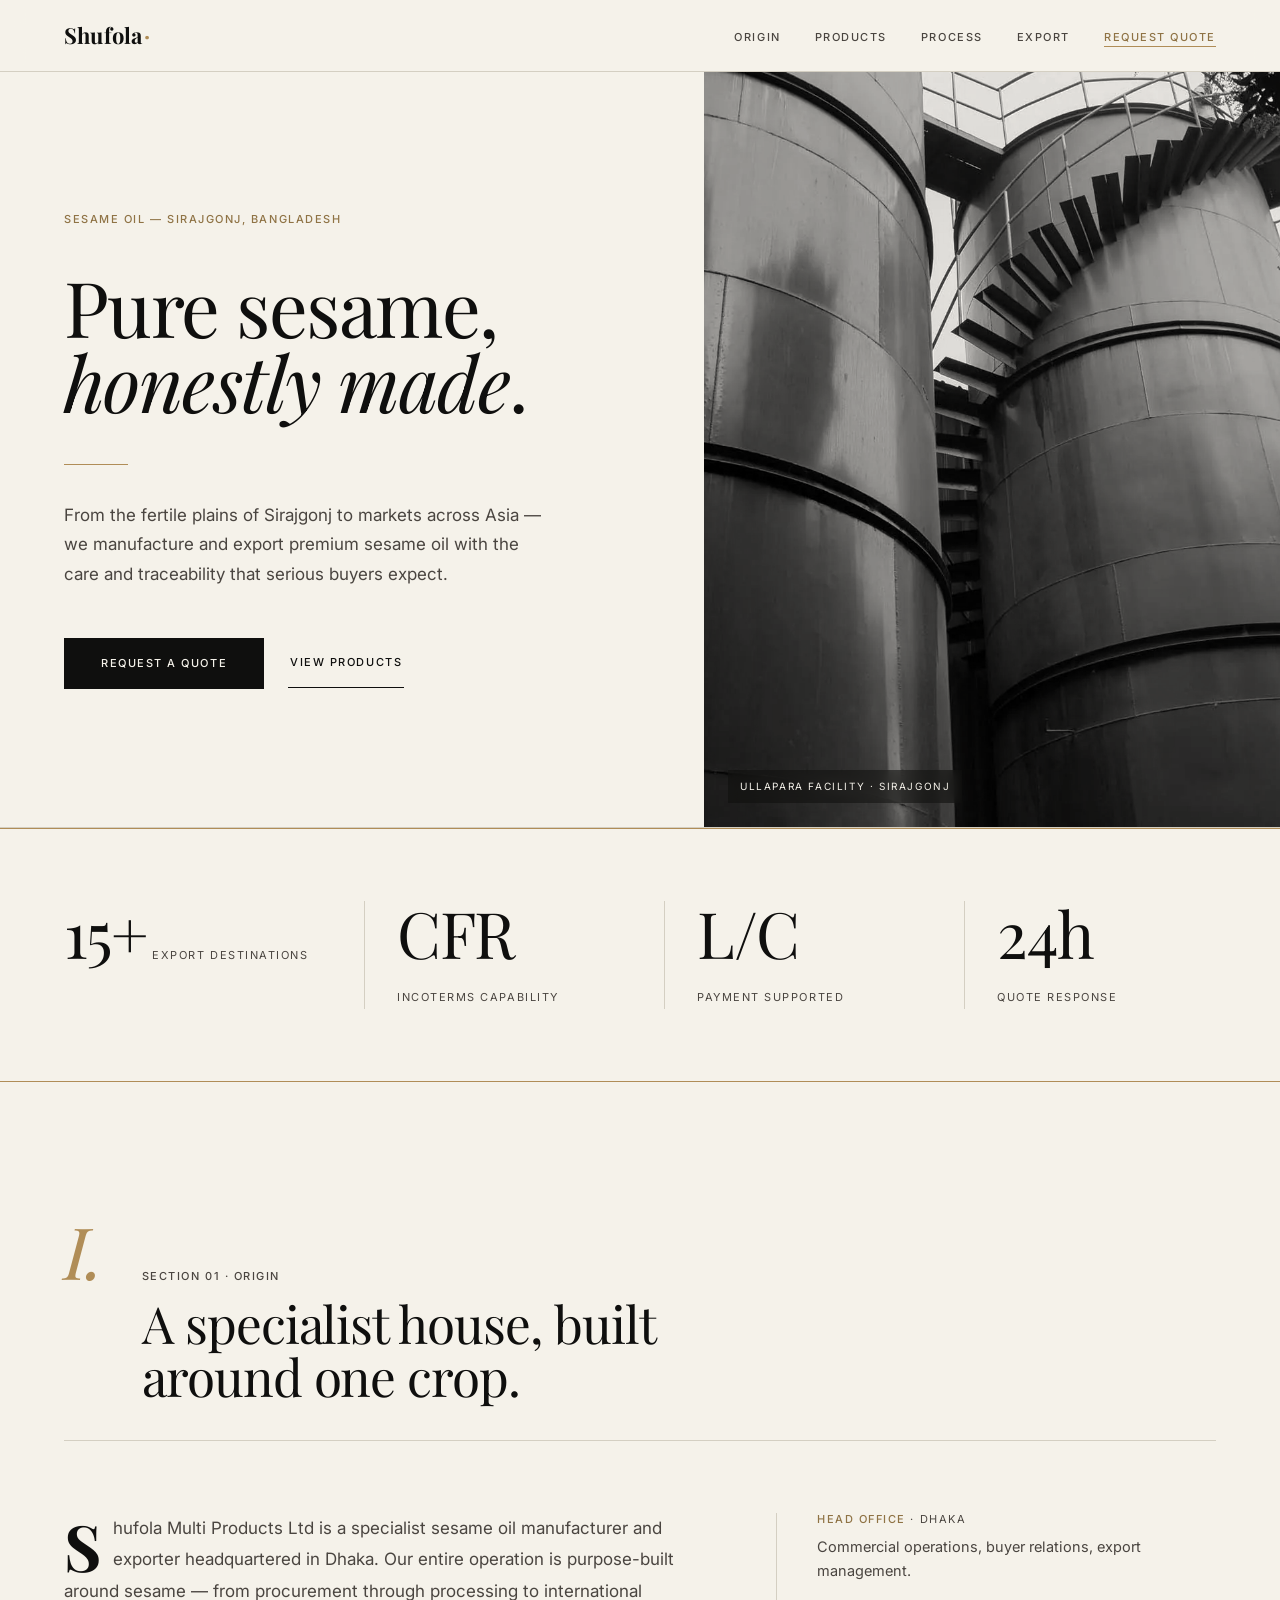
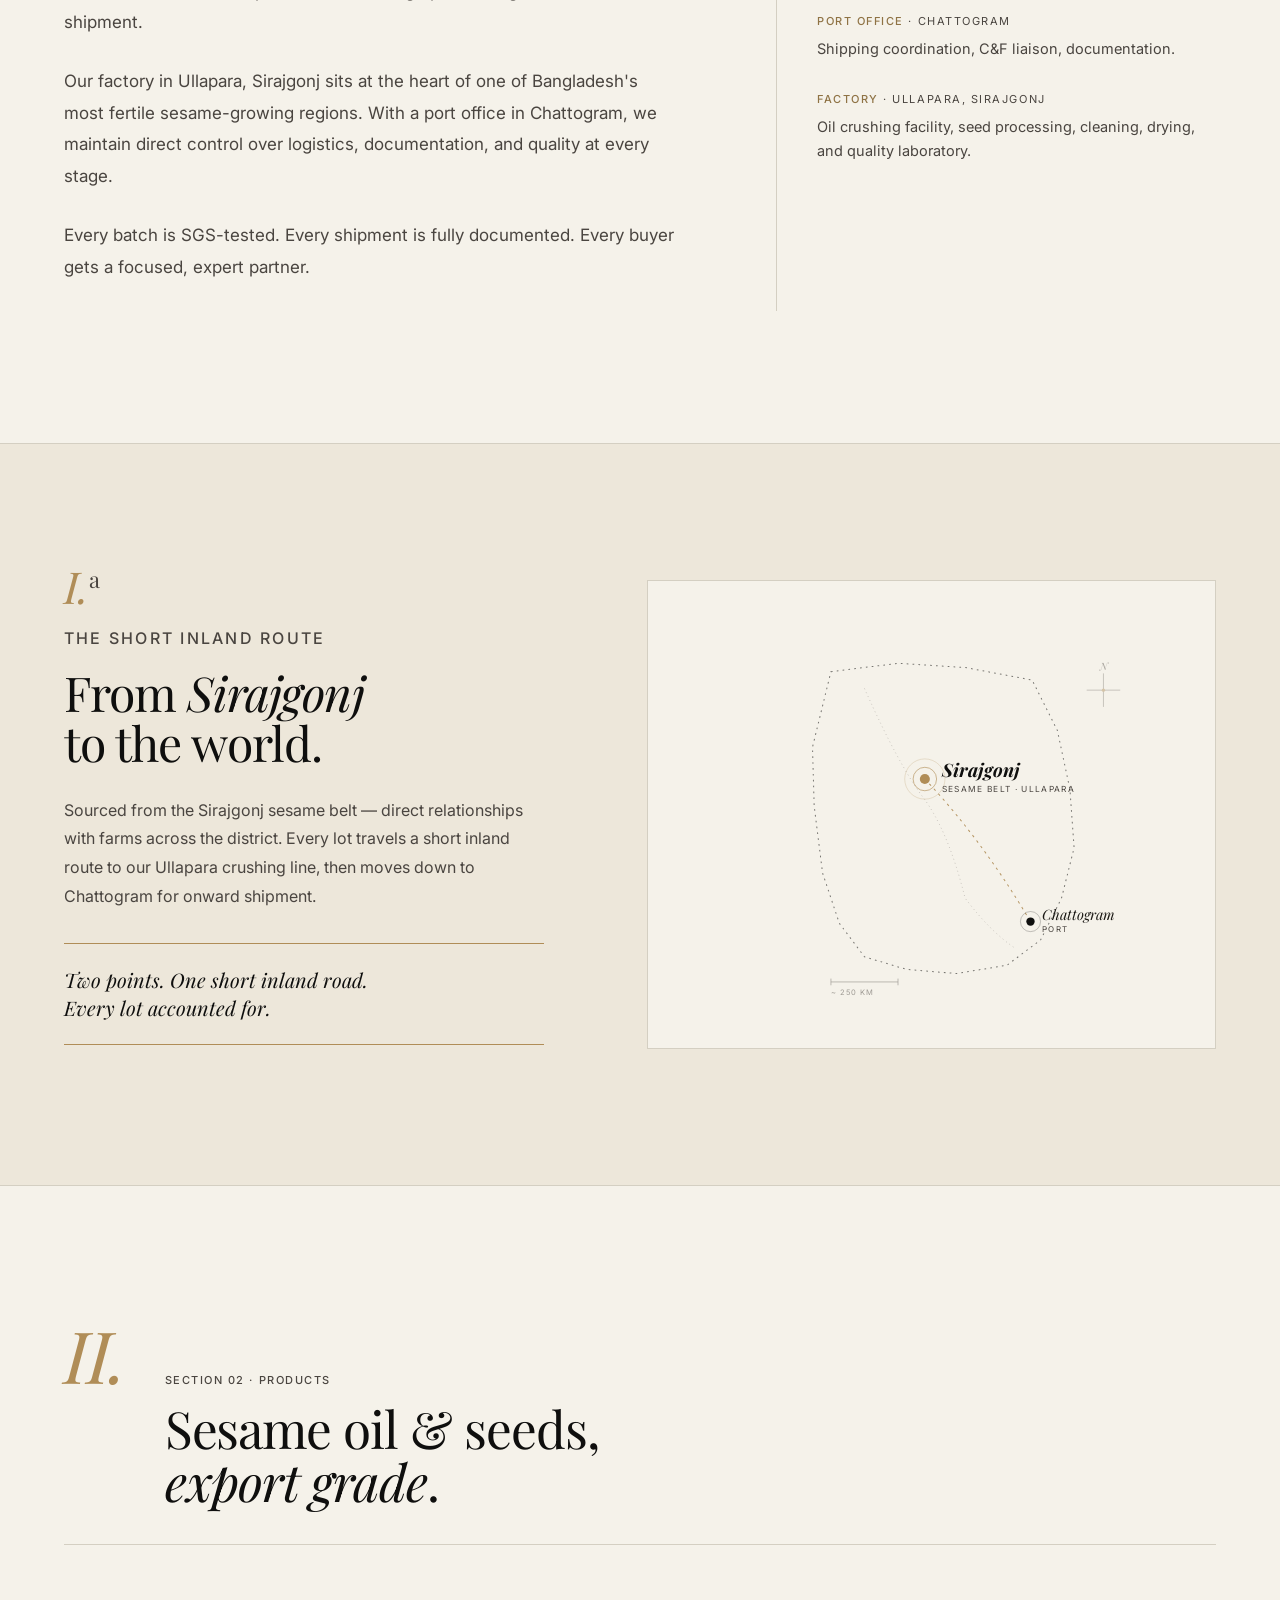
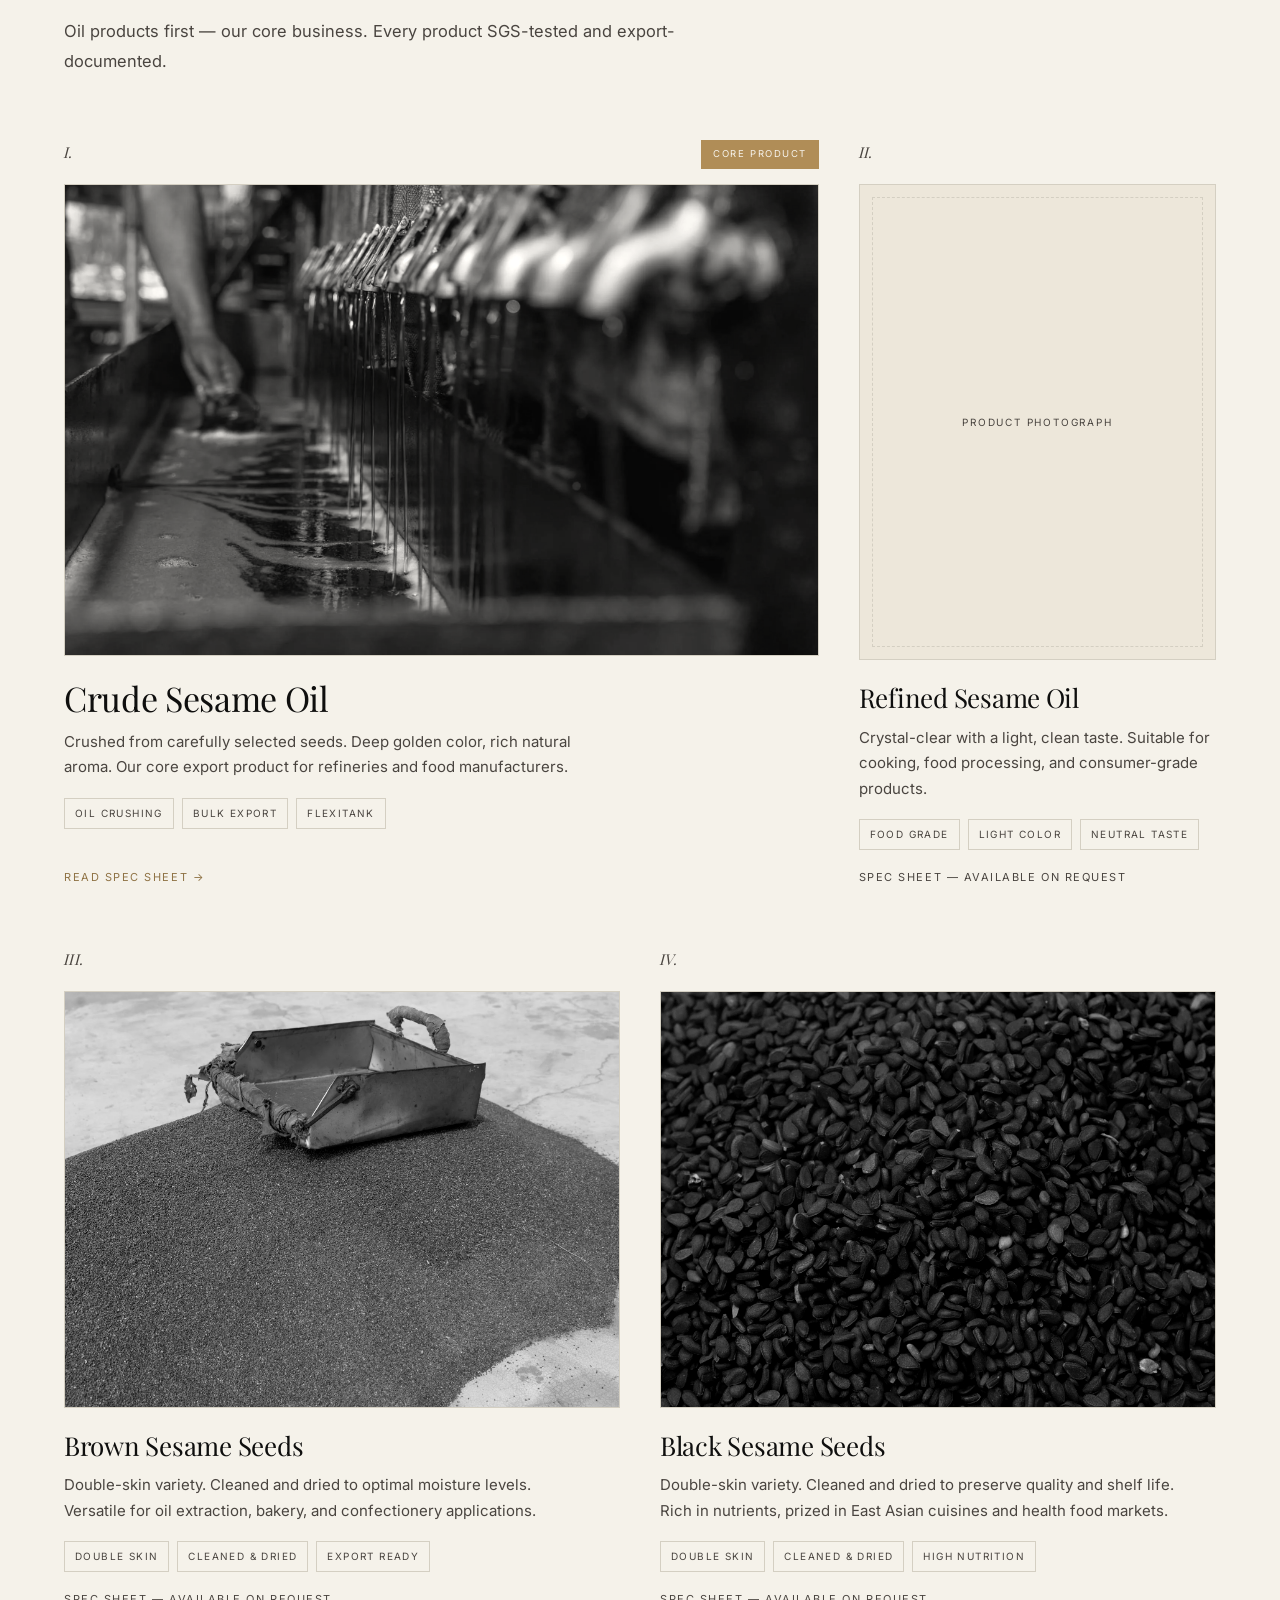
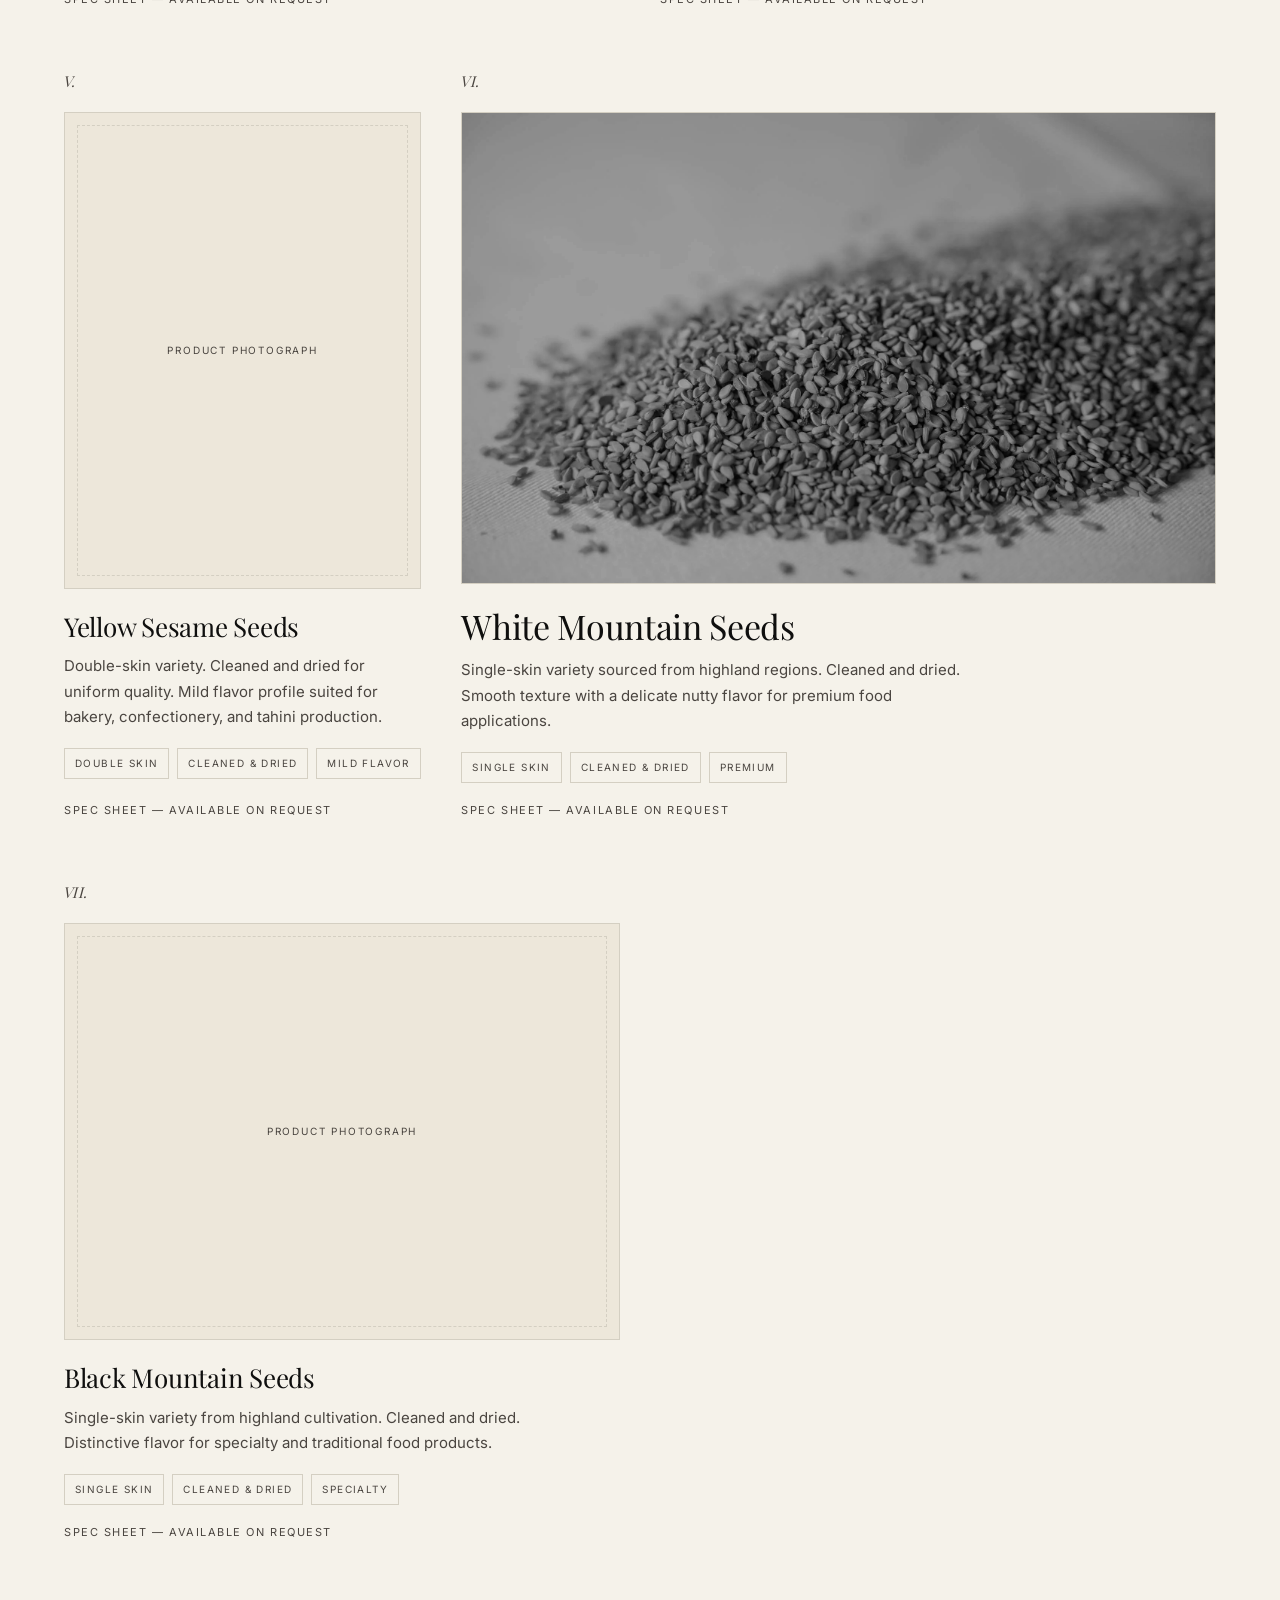
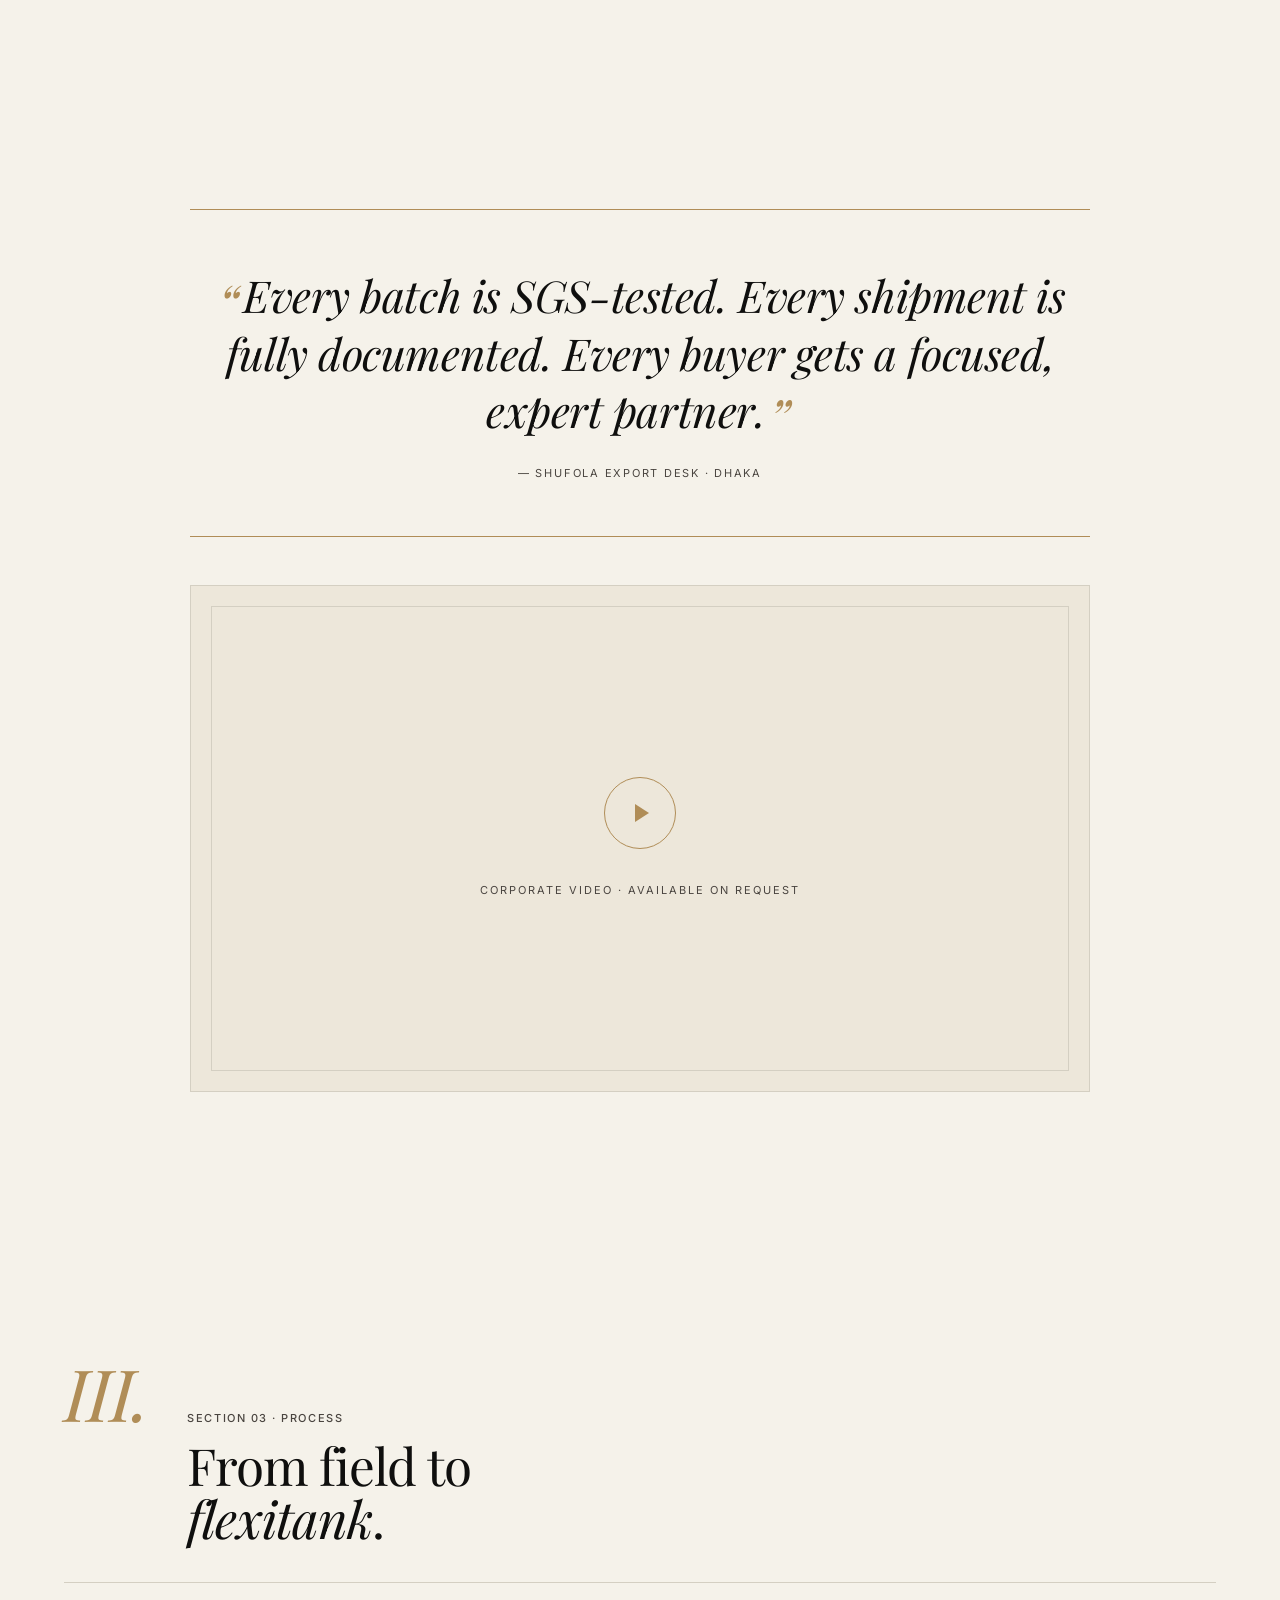
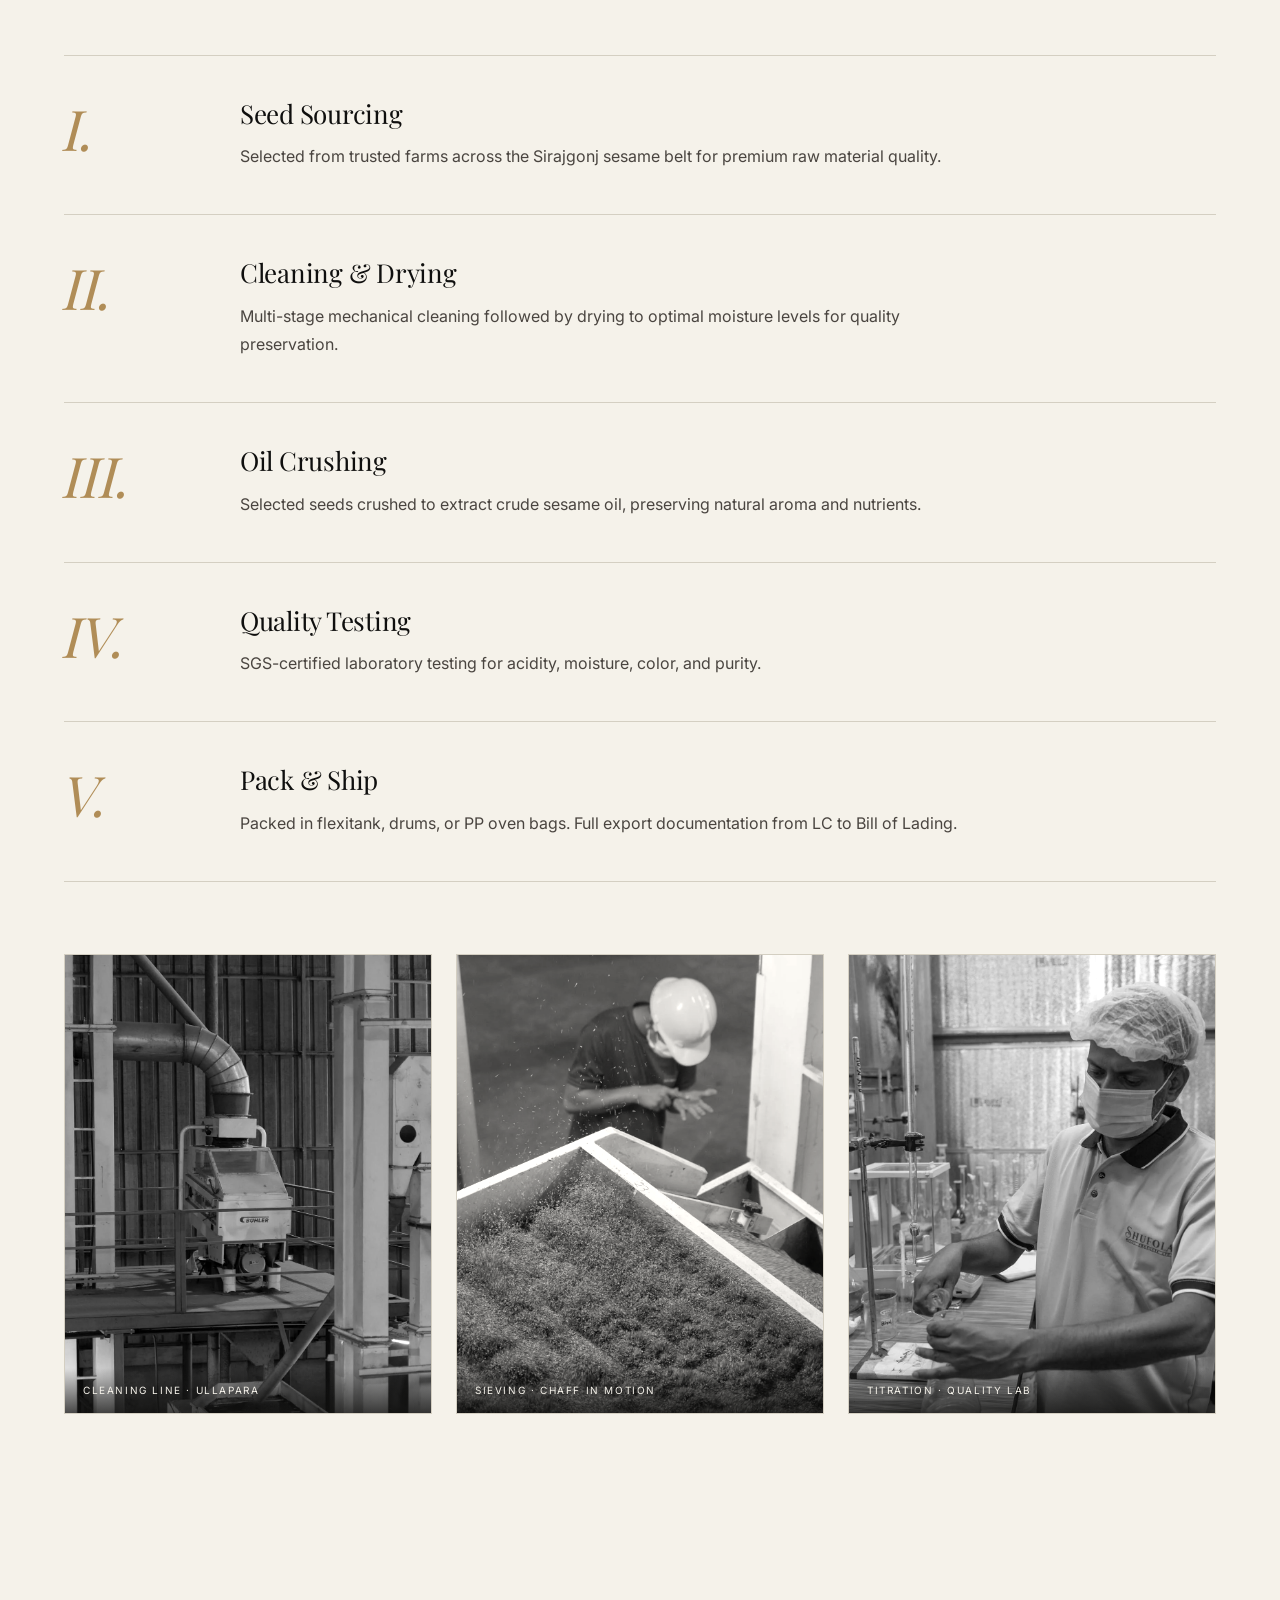
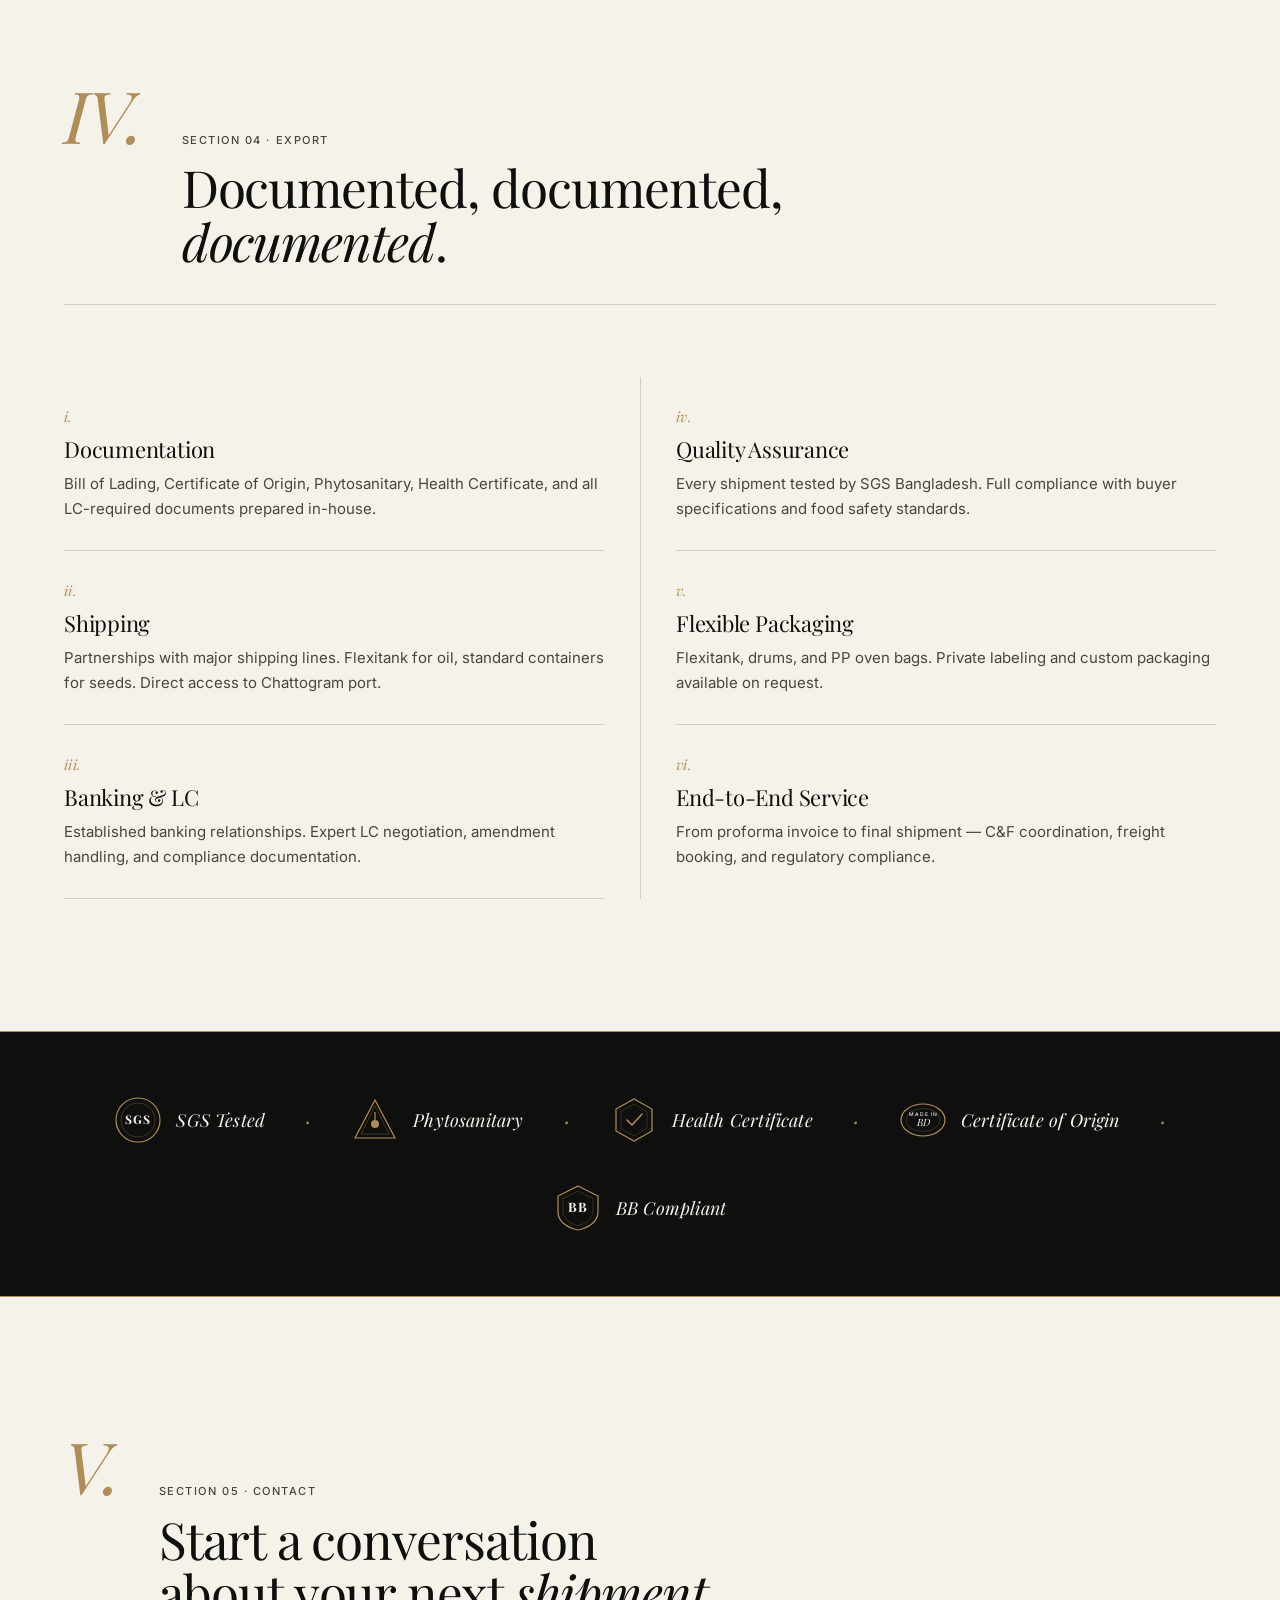
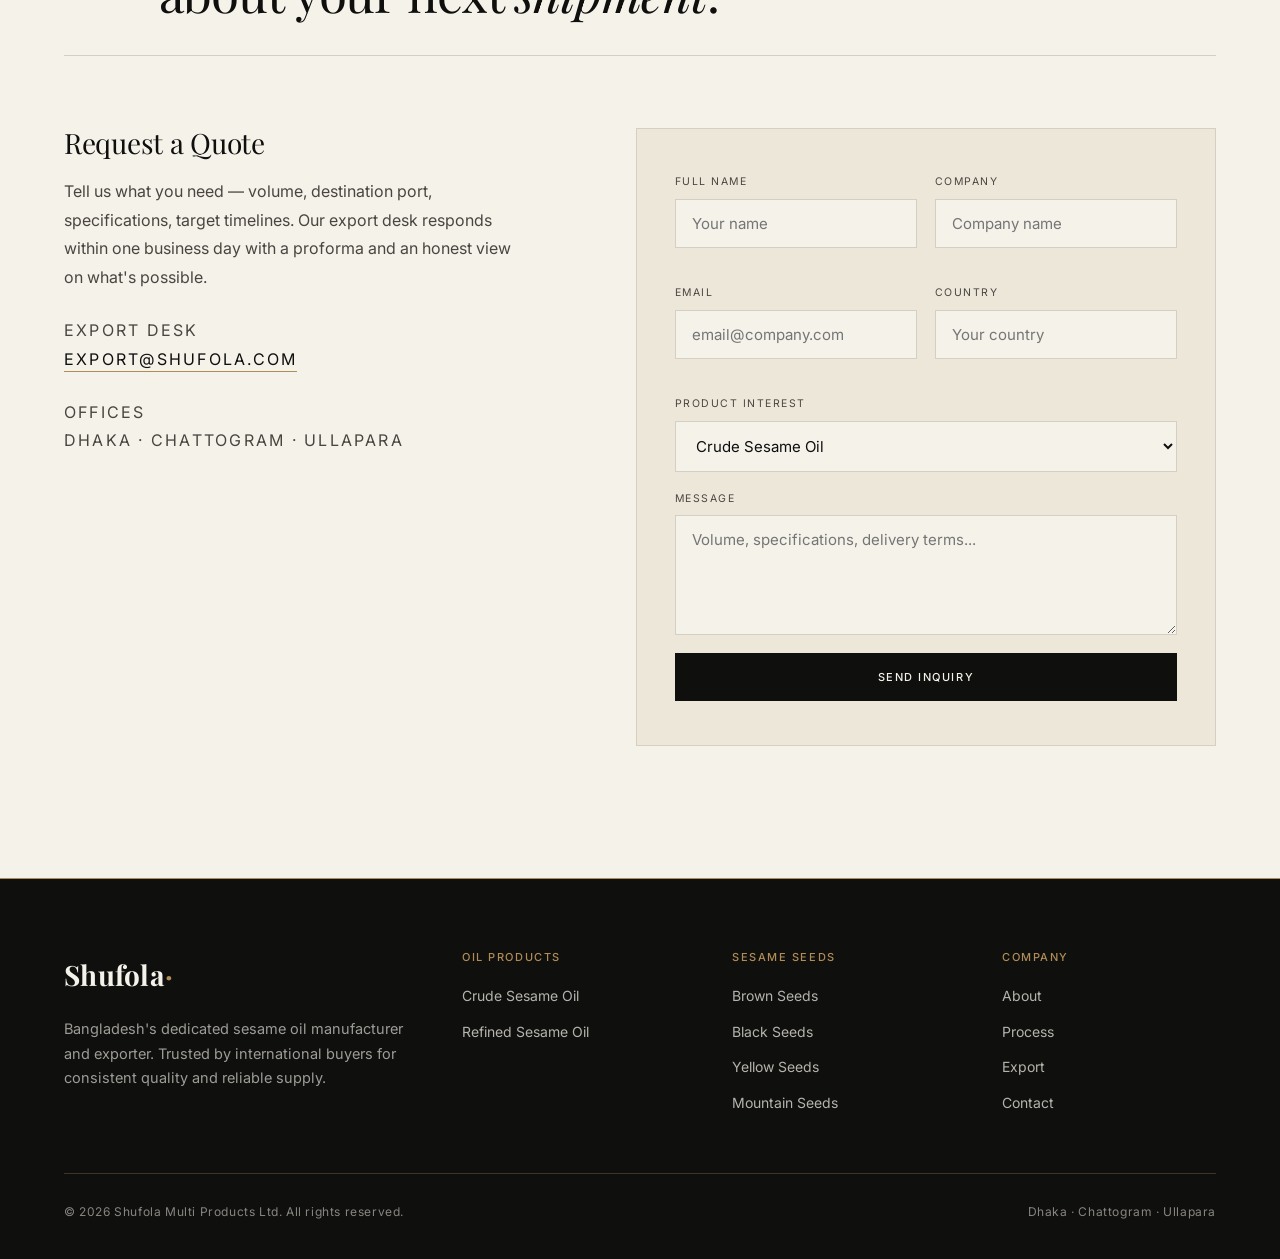
<file: mockups/v2-monochrome-bw/home.html>
<!DOCTYPE html>
<html lang="en" class="theme-v2">
<head>
<meta charset="UTF-8">
<meta name="viewport" content="width=device-width, initial-scale=1.0">
<meta name="description" content="Shufola Multi Products Ltd — Bangladesh's specialist sesame oil manufacturer and exporter. Crude sesame oil, SGS-tested, export-ready.">
<meta property="og:title" content="Shufola Multi Products Ltd — Sesame Oil Manufacturer & Exporter">
<meta property="og:type" content="website">
<meta name="view-transition" content="same-origin">
<link rel="preconnect" href="https://fonts.googleapis.com">
<link rel="preconnect" href="https://fonts.gstatic.com" crossorigin>
<link rel="stylesheet" href="../../content/fonts.css">
<title>Shufola Multi Products Ltd — Sesame Oil Manufacturer & Exporter, Bangladesh</title>
<style>
:root {
  --ivory: #F5F2EA;
  --bone: #EDE7DA;
  --ink: #1A1814;
  --near-black: #0F0F0E;
  --rule: #D4CFC2;
  --gold: #B08D57;
  --gold-deep: #8F7345;
  --muted-ink: #4A4540;
}

@property --count {
  syntax: '<integer>';
  initial-value: 0;
  inherits: false;
}

* { margin: 0; padding: 0; box-sizing: border-box; }
html { scroll-behavior: smooth; scroll-padding-top: 72px; }

body.theme-v2 {
  font-family: var(--body);
  background: var(--ivory);
  color: var(--ink);
  line-height: 1.7;
  font-size: 15px;
  font-weight: 400;
  -webkit-font-smoothing: antialiased;
  text-rendering: optimizeLegibility;
}

::selection { background: var(--gold); color: var(--ivory); }

h1, h2, h3, h4 {
  font-family: var(--display);
  color: var(--near-black);
  font-weight: 400;
  line-height: 1.1;
  letter-spacing: -0.01em;
}

img { max-width: 100%; height: auto; display: block; }
a { color: inherit; }

/* B&W photography treatment */
.photo-bw img { filter: grayscale(1) contrast(1.06); }
.photo-bw-warm img { filter: grayscale(1) contrast(1.06) sepia(0.07); }

/* Small-caps eyebrow */
.eyebrow {
  font-family: var(--body);
  font-size: 11px;
  font-weight: 500;
  letter-spacing: 0.14em;
  text-transform: uppercase;
  color: var(--muted-ink);
}

.eyebrow-gold {
  font-family: var(--body);
  font-size: 11px;
  font-weight: 500;
  letter-spacing: 0.14em;
  text-transform: uppercase;
  color: var(--gold-deep);
}

/* Gold hairline */
.hairline-gold {
  border: 0;
  height: 1px;
  background: var(--gold);
  opacity: 0.65;
}

.hairline-rule {
  border: 0;
  height: 1px;
  background: var(--rule);
}

/* ─── NAV ─── */
.nav {
  position: fixed;
  top: 0; left: 0; right: 0;
  z-index: 100;
  height: 72px;
  display: flex;
  align-items: center;
  justify-content: space-between;
  padding: 0 clamp(24px, 5vw, 80px);
  background: rgba(245, 242, 234, 0.92);
  backdrop-filter: blur(12px);
  border-bottom: 1px solid var(--rule);
}

.nav-brand {
  font-family: var(--display);
  font-size: 22px;
  font-weight: 700;
  color: var(--near-black);
  text-decoration: none;
  letter-spacing: 0.01em;
}

.nav-brand .dot {
  color: var(--gold);
  margin: 0 1px;
}

.nav-links {
  display: flex;
  gap: 34px;
  list-style: none;
  align-items: center;
}

.nav-links a {
  font-family: var(--body);
  font-size: 11px;
  font-weight: 500;
  color: var(--muted-ink);
  text-decoration: none;
  letter-spacing: 0.14em;
  text-transform: uppercase;
  transition: color 0.25s;
}

.nav-links a:hover { color: var(--near-black); }

.nav-links .cta {
  color: var(--gold-deep);
  border-bottom: 1px solid var(--gold);
  padding-bottom: 2px;
}
.nav-links .cta:hover { color: var(--gold-deep); }

.menu-btn { display: none; background: none; border: none; cursor: pointer; }
.menu-btn span { display: block; width: 22px; height: 1.5px; background: var(--near-black); margin: 5px 0; }

/* ─── HERO ─── split 55/45 ─── */
.hero {
  padding-top: 72px;
  display: grid;
  grid-template-columns: 55fr 45fr;
  min-height: 92vh;
  border-bottom: 1px solid var(--rule);
}

.hero-text {
  display: flex;
  flex-direction: column;
  justify-content: center;
  padding: 72px clamp(28px, 5vw, 96px) 72px clamp(28px, 5vw, 96px);
  position: relative;
}

.hero-sub {
  margin-bottom: 40px;
  opacity: 0;
  animation: rise 0.9s 0.15s forwards;
}

.hero h1 {
  font-size: clamp(44px, 6vw, 88px);
  font-weight: 400;
  line-height: 0.98;
  color: var(--near-black);
  margin-bottom: 44px;
  max-width: 720px;
  opacity: 0;
  animation: rise 0.9s 0.32s forwards;
  letter-spacing: -0.02em;
}

.hero h1 em {
  font-style: italic;
  font-weight: 400;
}

.hero-rule {
  width: 64px;
  height: 1px;
  background: var(--gold);
  margin-bottom: 36px;
  opacity: 0;
  animation: rise 0.9s 0.42s forwards;
}

.hero-body {
  font-size: 17px;
  color: var(--muted-ink);
  max-width: 480px;
  line-height: 1.75;
  margin-bottom: 48px;
  opacity: 0;
  animation: rise 0.9s 0.52s forwards;
}

.hero-cta {
  display: flex;
  gap: 24px;
  align-items: center;
  opacity: 0;
  animation: rise 0.9s 0.7s forwards;
}

.btn-fill {
  padding: 15px 36px;
  background: var(--near-black);
  color: var(--ivory);
  font-family: var(--body);
  font-size: 11px;
  font-weight: 500;
  letter-spacing: 0.14em;
  text-transform: uppercase;
  text-decoration: none;
  transition: background 0.3s;
  border: 1px solid var(--near-black);
}
.btn-fill:hover { background: var(--gold-deep); border-color: var(--gold-deep); }

.btn-ghost {
  padding: 15px 2px;
  color: var(--near-black);
  font-family: var(--body);
  font-size: 11px;
  font-weight: 500;
  letter-spacing: 0.14em;
  text-transform: uppercase;
  text-decoration: none;
  border-bottom: 1px solid var(--near-black);
  transition: color 0.3s, border-color 0.3s;
}
.btn-ghost:hover { color: var(--gold-deep); border-color: var(--gold); }

.hero-img {
  position: relative;
  overflow: hidden;
  background: var(--bone);
}
.hero-img img {
  width: 100%;
  height: 100%;
  object-fit: cover;
  object-position: center;
}
.hero-img figcaption {
  position: absolute;
  left: 24px; bottom: 24px;
  color: var(--ivory);
  font-family: var(--body);
  font-size: 10px;
  letter-spacing: 0.16em;
  text-transform: uppercase;
  background: rgba(15,15,14,0.55);
  padding: 8px 12px;
  backdrop-filter: blur(6px);
}

/* ─── STATS BAND ─── full-width hairline-gold band ─── */
.stats-band {
  border-top: 1px solid var(--gold);
  border-bottom: 1px solid var(--gold);
  padding: 72px clamp(28px, 5vw, 96px);
  background: var(--ivory);
}
.stats-grid {
  max-width: 1280px;
  margin: 0 auto;
  display: grid;
  grid-template-columns: repeat(4, 1fr);
  gap: 48px;
}
.stat {
  border-left: 1px solid var(--rule);
  padding-left: 32px;
}
.stat:first-child { border-left: none; padding-left: 0; }

.stat-num {
  font-family: var(--display);
  font-size: clamp(48px, 5vw, 64px);
  font-weight: 400;
  color: var(--near-black);
  line-height: 1;
  letter-spacing: -0.02em;
  margin-bottom: 18px;
  display: block;
}

.heritage-num {
  --count: 15;
  counter-reset: n var(--count);
  display: inline-block;
}
.heritage-num::after {
  content: counter(n) "+";
}
@supports (animation-timeline: view()) {
  .heritage-num {
    animation: count-up linear both;
    animation-timeline: view();
    animation-range: entry 20% cover 60%;
  }
  @keyframes count-up {
    from { --count: 0; }
    to { --count: 15; }
  }
}
@supports not (animation-timeline: view()) {
  .heritage-num::after { content: "15+"; }
}

.stat-label {
  font-family: var(--body);
  font-size: 11px;
  letter-spacing: 0.14em;
  text-transform: uppercase;
  color: var(--muted-ink);
}

/* ─── SECTION SCAFFOLD ─── */
.sec {
  max-width: 1280px;
  margin: 0 auto;
  padding: 132px clamp(28px, 5vw, 96px);
}

.sec-head {
  display: grid;
  grid-template-columns: auto 1fr;
  gap: 40px;
  align-items: baseline;
  margin-bottom: 72px;
  padding-bottom: 36px;
  border-bottom: 1px solid var(--rule);
}

.sec-numeral {
  font-family: var(--display);
  font-size: clamp(48px, 6vw, 72px);
  color: var(--gold);
  font-weight: 400;
  font-style: italic;
  line-height: 1;
  letter-spacing: -0.03em;
}

.sec-title h2 {
  font-size: clamp(34px, 4vw, 52px);
  font-weight: 400;
  line-height: 1.04;
  letter-spacing: -0.02em;
  margin-top: 8px;
}

.sec-title .sec-eyebrow { display: block; margin-bottom: 12px; }

.sec-title h2 em {
  font-style: italic;
  color: var(--near-black);
}

/* ─── ABOUT ─── */
.about-grid {
  display: grid;
  grid-template-columns: 1.4fr 1fr;
  gap: 96px;
}

.about-narrative p {
  font-size: 17px;
  line-height: 1.85;
  color: var(--muted-ink);
  margin-bottom: 28px;
  max-width: 620px;
}

.about-narrative p:first-child::first-letter {
  font-family: var(--display);
  font-size: 64px;
  float: left;
  line-height: 0.85;
  margin: 6px 12px 0 0;
  color: var(--near-black);
  font-weight: 700;
}

.about-locations {
  display: flex;
  flex-direction: column;
  gap: 32px;
  padding-left: 40px;
  border-left: 1px solid var(--rule);
}

.a-loc h4 {
  font-family: var(--body);
  font-size: 11px;
  font-weight: 500;
  letter-spacing: 0.14em;
  text-transform: uppercase;
  color: var(--gold-deep);
  margin-bottom: 10px;
}

.a-loc h4 span { color: var(--muted-ink); font-weight: 400; }

.a-loc-title {
  font-family: var(--display);
  font-size: 22px;
  color: var(--near-black);
  margin-bottom: 8px;
  font-weight: 400;
}

.a-loc p {
  font-size: 14.5px;
  color: var(--muted-ink);
  line-height: 1.65;
}

/* ─── ORIGIN MAP ─── */
.origin-map-wrap {
  border-top: 1px solid var(--rule);
  border-bottom: 1px solid var(--rule);
  background: var(--bone);
}
.origin-map-inner {
  max-width: 1280px;
  margin: 0 auto;
  padding: 120px clamp(28px, 5vw, 96px);
  display: grid;
  grid-template-columns: 1fr 1.15fr;
  gap: 88px;
  align-items: center;
}

.origin-map-text .sec-numeral { font-size: 44px; margin-bottom: 16px; display: block; }

.origin-map-text h2 {
  font-size: clamp(32px, 3.8vw, 48px);
  font-weight: 400;
  line-height: 1.05;
  margin-bottom: 28px;
  letter-spacing: -0.02em;
}

.origin-map-text h2 em { font-style: italic; }

.origin-map-text p {
  font-size: 16px;
  color: var(--muted-ink);
  line-height: 1.8;
  margin-bottom: 20px;
  max-width: 480px;
}

.origin-map-text .map-note {
  font-family: var(--display);
  font-style: italic;
  font-size: 20px;
  color: var(--near-black);
  border-top: 1px solid var(--gold);
  border-bottom: 1px solid var(--gold);
  padding: 22px 0;
  margin-top: 32px;
  line-height: 1.4;
}

.origin-map-svg {
  border: 1px solid var(--rule);
  padding: 32px;
  background: var(--ivory);
}
.origin-map-svg svg {
  width: 100%;
  height: auto;
  display: block;
}

/* ─── PRODUCTS (asymmetric 2-col) ─── */
.prods-grid {
  display: grid;
  grid-template-columns: repeat(6, 1fr);
  gap: 56px 40px;
}

.pr {
  display: flex;
  flex-direction: column;
  position: relative;
}

.pr.pr-large { grid-column: span 4; }
.pr.pr-small { grid-column: span 2; }
.pr.pr-half  { grid-column: span 3; }

.pr-num {
  font-family: var(--display);
  font-style: italic;
  color: var(--gold);
  font-size: 22px;
  margin-bottom: 16px;
  letter-spacing: 0.02em;
}

.pr-img {
  aspect-ratio: 4 / 3;
  background: var(--bone);
  overflow: hidden;
  margin-bottom: 24px;
  border: 1px solid var(--rule);
  position: relative;
}
.pr.pr-large .pr-img { aspect-ratio: 16 / 10; }
.pr.pr-small .pr-img { aspect-ratio: 3 / 4; }

.pr-img img {
  width: 100%; height: 100%;
  object-fit: cover;
  transition: transform 0.9s ease;
}
.pr:hover .pr-img img { transform: scale(1.03); }

.pr-img.is-placeholder {
  display: flex;
  align-items: center;
  justify-content: center;
}
.pr-img.is-placeholder::before {
  content: '';
  position: absolute;
  inset: 12px;
  border: 1px dashed var(--rule);
}
.pr-img.is-placeholder span {
  font-family: var(--body);
  font-size: 10px;
  letter-spacing: 0.18em;
  text-transform: uppercase;
  color: var(--muted-ink);
  z-index: 1;
}

.pr h3 {
  font-size: 26px;
  font-weight: 400;
  margin-bottom: 12px;
  letter-spacing: -0.01em;
}

.pr.pr-large h3 { font-size: 34px; }

.pr p {
  font-size: 15px;
  color: var(--muted-ink);
  line-height: 1.7;
  margin-bottom: 18px;
  max-width: 520px;
}

.pr-tags {
  display: flex;
  flex-wrap: wrap;
  gap: 8px;
  margin-bottom: 18px;
}
.pr-tag {
  font-family: var(--body);
  font-size: 10px;
  letter-spacing: 0.14em;
  text-transform: uppercase;
  color: var(--muted-ink);
  padding: 6px 10px;
  border: 1px solid var(--rule);
}

.pr-spec {
  font-family: var(--body);
  font-size: 11px;
  letter-spacing: 0.14em;
  text-transform: uppercase;
  color: var(--gold-deep);
  text-decoration: none;
  margin-top: auto;
  display: inline-block;
  padding-bottom: 3px;
  border-bottom: 1px solid transparent;
  transition: border-color 0.3s;
  align-self: flex-start;
}
.pr-spec:hover { border-bottom-style: dotted; border-bottom-color: var(--gold); }
.pr-spec[aria-disabled="true"] { color: var(--muted-ink); cursor: default; }

.pr-core-badge {
  position: absolute;
  top: 0; right: 0;
  font-family: var(--body);
  font-size: 9.5px;
  letter-spacing: 0.16em;
  text-transform: uppercase;
  color: var(--ivory);
  background: var(--gold);
  padding: 6px 12px;
}

/* ─── VIDEO / PULL QUOTE ─── */
.vid-sec {
  max-width: 1080px;
  text-align: center;
}
.pull-quote {
  font-family: var(--display);
  font-style: italic;
  font-size: clamp(30px, 3.6vw, 44px);
  font-weight: 400;
  line-height: 1.3;
  color: var(--near-black);
  letter-spacing: -0.01em;
  border-top: 1px solid var(--gold);
  border-bottom: 1px solid var(--gold);
  padding: 56px 24px;
  margin: 0 auto 48px;
  max-width: 900px;
}
.pull-quote-mark {
  color: var(--gold);
  font-size: 1.2em;
  line-height: 0;
  vertical-align: -0.2em;
  margin: 0 4px;
}
.pull-quote-cite {
  font-family: var(--body);
  font-style: normal;
  font-size: 11px;
  letter-spacing: 0.16em;
  text-transform: uppercase;
  color: var(--muted-ink);
  display: block;
  margin-top: 28px;
}

.vid-frame {
  max-width: 900px;
  margin: 0 auto;
  aspect-ratio: 16 / 9;
  background: var(--bone);
  border: 1px solid var(--rule);
  display: flex;
  align-items: center;
  justify-content: center;
  position: relative;
  overflow: hidden;
}
.vid-frame::before {
  content: '';
  position: absolute;
  inset: 20px;
  border: 1px solid var(--rule);
}
.vid-frame span {
  font-family: var(--body);
  font-size: 11px;
  letter-spacing: 0.18em;
  text-transform: uppercase;
  color: var(--muted-ink);
  z-index: 1;
}
.vid-frame .play-mark {
  width: 72px;
  height: 72px;
  border: 1px solid var(--gold);
  border-radius: 50%;
  display: flex;
  align-items: center;
  justify-content: center;
  margin-bottom: 18px;
}
.vid-frame .play-mark::after {
  content: '';
  width: 0; height: 0;
  border-left: 14px solid var(--gold);
  border-top: 9px solid transparent;
  border-bottom: 9px solid transparent;
  margin-left: 4px;
}

/* ─── PROCESS (vertical column, numbered rows) ─── */
.proc-steps {
  display: flex;
  flex-direction: column;
  gap: 0;
  border-top: 1px solid var(--rule);
}
.proc-step {
  display: grid;
  grid-template-columns: 120px 1fr;
  gap: 56px;
  padding: 44px 0;
  border-bottom: 1px solid var(--rule);
  align-items: start;
}
.proc-num {
  font-family: var(--display);
  font-style: italic;
  color: var(--gold);
  font-size: 56px;
  font-weight: 400;
  line-height: 1;
  letter-spacing: -0.02em;
}
.proc-body h3 {
  font-size: 26px;
  font-weight: 400;
  margin-bottom: 14px;
  letter-spacing: -0.01em;
}
.proc-body p {
  font-size: 16px;
  line-height: 1.75;
  color: var(--muted-ink);
  max-width: 720px;
}

.facility-strip {
  display: grid;
  grid-template-columns: repeat(3, 1fr);
  gap: 24px;
  margin-top: 72px;
}
.facility-img {
  aspect-ratio: 4 / 5;
  overflow: hidden;
  border: 1px solid var(--rule);
  position: relative;
}
.facility-img img { width: 100%; height: 100%; object-fit: cover; }
.facility-img figcaption {
  position: absolute;
  left: 0; bottom: 0; right: 0;
  padding: 14px 18px;
  background: linear-gradient(to top, rgba(15,15,14,0.72), transparent);
  color: var(--ivory);
  font-family: var(--body);
  font-size: 10px;
  letter-spacing: 0.16em;
  text-transform: uppercase;
}

/* Figure-reveal on full-bleed photos */
@supports (animation-timeline: view()) {
  .facility-img, .hero-img, .pr-img {
    animation: figure-reveal linear both;
    animation-timeline: view();
    animation-range: entry 0% cover 35%;
  }
  @keyframes figure-reveal {
    from { clip-path: inset(0 0 100% 0); }
    to   { clip-path: inset(0); }
  }
}

/* ─── EXPORT (editorial 2-col with hairlines) ─── */
.exp-wrap { background: var(--ivory); }
.exp-grid {
  columns: 2;
  column-gap: 72px;
  column-rule: 1px solid var(--rule);
}
.exp-item {
  break-inside: avoid;
  padding: 28px 0;
  border-bottom: 1px solid var(--rule);
  display: block;
}
.exp-item:last-child { border-bottom: none; }

.exp-item .exp-num {
  font-family: var(--display);
  font-style: italic;
  color: var(--gold);
  font-size: 14px;
  margin-bottom: 8px;
  letter-spacing: 0.02em;
  display: block;
}
.exp-item h3 {
  font-size: 22px;
  font-weight: 400;
  margin-bottom: 10px;
  letter-spacing: -0.01em;
}
.exp-item p {
  font-size: 15px;
  color: var(--muted-ink);
  line-height: 1.7;
}

/* ─── CERTS BAND ─── dark near-black ─── */
.certs-band {
  background: var(--near-black);
  color: var(--ivory);
  padding: 64px clamp(28px, 5vw, 96px);
  border-top: 1px solid var(--gold);
  border-bottom: 1px solid var(--gold);
}
.certs-inner {
  max-width: 1280px;
  margin: 0 auto;
  display: flex;
  align-items: center;
  justify-content: center;
  flex-wrap: wrap;
  gap: 40px;
}
.cert-mark {
  display: flex;
  align-items: center;
  gap: 14px;
}
.cert-mark svg {
  width: 48px;
  height: 48px;
  display: block;
  flex-shrink: 0;
}
.cert-mark .cert-label {
  font-family: var(--display);
  font-style: italic;
  font-size: 18px;
  color: var(--ivory);
  letter-spacing: 0.01em;
}
.cert-sep {
  color: var(--gold);
  font-family: var(--display);
  font-size: 22px;
  font-style: italic;
}

/* ─── CONTACT ─── */
.contact-grid {
  display: grid;
  grid-template-columns: 1fr 1.2fr;
  gap: 88px;
  align-items: start;
}

.contact-copy h3 {
  font-family: var(--display);
  font-size: 28px;
  font-weight: 400;
  margin-bottom: 18px;
  letter-spacing: -0.01em;
}

.contact-copy p {
  font-size: 16px;
  color: var(--muted-ink);
  line-height: 1.8;
  margin-bottom: 24px;
  max-width: 460px;
}
.contact-detail {
  font-family: var(--body);
  font-size: 11px;
  letter-spacing: 0.14em;
  text-transform: uppercase;
  color: var(--gold-deep);
  margin-top: 10px;
}
.contact-detail a { color: var(--near-black); text-decoration: none; border-bottom: 1px solid var(--gold); padding-bottom: 2px; }

.c-form {
  background: var(--bone);
  padding: 44px clamp(24px, 3vw, 48px);
  border: 1px solid var(--rule);
}
.fr { display: grid; grid-template-columns: 1fr 1fr; gap: 18px; margin-bottom: 18px; }
.ff { display: flex; flex-direction: column; margin-bottom: 18px; }
.ff label {
  font-family: var(--body);
  font-size: 10.5px;
  letter-spacing: 0.14em;
  text-transform: uppercase;
  color: var(--muted-ink);
  margin-bottom: 8px;
}
.ff input, .ff select, .ff textarea {
  font-family: var(--body);
  font-size: 15px;
  color: var(--near-black);
  background: var(--ivory);
  border: 1px solid var(--rule);
  padding: 14px 16px;
  width: 100%;
  transition: border-color 0.25s;
}
.ff input:focus, .ff select:focus, .ff textarea:focus {
  outline: none;
  border-color: var(--gold);
}
.ff textarea { min-height: 120px; resize: vertical; font-family: var(--body); }
.f-btn {
  padding: 16px 36px;
  background: var(--near-black);
  color: var(--ivory);
  font-family: var(--body);
  font-size: 11px;
  font-weight: 500;
  letter-spacing: 0.14em;
  text-transform: uppercase;
  border: 1px solid var(--near-black);
  cursor: pointer;
  transition: background 0.3s, border-color 0.3s;
  width: 100%;
}
.f-btn:hover { background: var(--gold-deep); border-color: var(--gold-deep); }

/* ─── FOOTER ─── */
.footer {
  background: var(--near-black);
  color: rgba(245, 242, 234, 0.72);
  padding: 72px clamp(28px, 5vw, 96px) 36px;
  border-top: 1px solid var(--gold);
}
.footer-inner { max-width: 1280px; margin: 0 auto; }
.footer-grid {
  display: grid;
  grid-template-columns: 1.6fr 1fr 1fr 1fr;
  gap: 56px;
  margin-bottom: 48px;
}
.footer-brand {
  font-family: var(--display);
  font-size: 28px;
  font-weight: 700;
  color: var(--ivory);
  margin-bottom: 18px;
  letter-spacing: 0.01em;
}
.footer-brand .dot { color: var(--gold); }

.footer-desc {
  font-size: 14.5px;
  line-height: 1.7;
  max-width: 360px;
  color: rgba(245, 242, 234, 0.62);
}

.footer-col h4 {
  font-family: var(--body);
  font-size: 11px;
  font-weight: 500;
  letter-spacing: 0.14em;
  text-transform: uppercase;
  color: var(--gold);
  margin-bottom: 20px;
}
.footer-col ul { list-style: none; }
.footer-col li { margin-bottom: 10px; }
.footer-col a {
  color: rgba(245, 242, 234, 0.72);
  text-decoration: none;
  font-size: 14px;
  transition: color 0.3s;
}
.footer-col a:hover { color: var(--ivory); }

.footer-bottom {
  padding-top: 28px;
  border-top: 1px solid rgba(176, 141, 87, 0.3);
  display: flex;
  justify-content: space-between;
  align-items: center;
  font-size: 12px;
  letter-spacing: 0.05em;
  color: rgba(245, 242, 234, 0.52);
  flex-wrap: wrap;
  gap: 12px;
}

/* ─── REVEAL ─── */
.reveal {
  opacity: 0;
  transform: translateY(16px);
  transition: opacity 0.6s ease, transform 0.6s ease;
}
.reveal.in {
  opacity: 1;
  transform: translateY(0);
  transition-duration: 0.3s;
}

@keyframes rise {
  from { opacity: 0; transform: translateY(16px); }
  to   { opacity: 1; transform: translateY(0); }
}

@media (prefers-reduced-motion: reduce) {
  *, *::before, *::after {
    animation-duration: 0.01ms !important;
    animation-iteration-count: 1 !important;
    transition-duration: 0.01ms !important;
    scroll-behavior: auto !important;
  }
  .reveal { opacity: 1; transform: none; }
}

/* View transition */
::view-transition-old(crude-oil-hero),
::view-transition-new(crude-oil-hero) {
  animation-duration: 0.55s;
}

/* ─── RESPONSIVE ─── */
@media (max-width: 960px) {
  .hero { grid-template-columns: 1fr; min-height: auto; }
  .hero-img { min-height: 420px; }
  .stats-grid { grid-template-columns: repeat(2, 1fr); gap: 40px 32px; }
  .stat:nth-child(3) { border-left: none; padding-left: 0; }
  .about-grid { grid-template-columns: 1fr; gap: 56px; }
  .about-locations { padding-left: 0; border-left: none; border-top: 1px solid var(--rule); padding-top: 32px; }
  .origin-map-inner { grid-template-columns: 1fr; gap: 48px; padding: 80px 24px; }
  .prods-grid { grid-template-columns: repeat(2, 1fr); gap: 48px 32px; }
  .pr.pr-large, .pr.pr-small, .pr.pr-half { grid-column: span 2; }
  .proc-step { grid-template-columns: 72px 1fr; gap: 28px; }
  .proc-num { font-size: 40px; }
  .exp-grid { columns: 1; }
  .contact-grid { grid-template-columns: 1fr; gap: 48px; }
  .facility-strip { grid-template-columns: 1fr; gap: 16px; }
  .footer-grid { grid-template-columns: 1fr 1fr; gap: 40px; }
  .sec { padding: 96px 28px; }
  .nav-links { display: none; }
  .menu-btn { display: block; }
}
@media (max-width: 560px) {
  .stats-grid { grid-template-columns: 1fr; gap: 32px; }
  .stat { border-left: none; padding-left: 0; border-top: 1px solid var(--rule); padding-top: 24px; }
  .stat:first-child { border-top: none; padding-top: 0; }
  .prods-grid { grid-template-columns: 1fr; }
  .pr.pr-large, .pr.pr-small, .pr.pr-half { grid-column: span 1; }
  .footer-grid { grid-template-columns: 1fr; }
  .sec-head { grid-template-columns: 1fr; gap: 14px; }
}
</style>
</head>
<body class="theme-v2">

<nav class="nav" aria-label="Primary">
  <a href="#top" class="nav-brand">Shufola<span class="dot">·</span></a>
  <ul class="nav-links">
    <li><a href="#about">Origin</a></li>
    <li><a href="#products">Products</a></li>
    <li><a href="#process">Process</a></li>
    <li><a href="#export">Export</a></li>
    <li><a href="#contact" class="cta">Request Quote</a></li>
  </ul>
  <button class="menu-btn" aria-label="Open menu"><span></span><span></span><span></span></button>
</nav>

<header class="hero" id="top">
  <div class="hero-text">
    <p class="hero-sub eyebrow-gold">Sesame Oil — Sirajgonj, Bangladesh</p>
    <h1>Pure sesame,<br><em>honestly made</em>.</h1>
    <div class="hero-rule"></div>
    <p class="hero-body">From the fertile plains of Sirajgonj to markets across Asia — we manufacture and export premium sesame oil with the care and traceability that serious buyers expect.</p>
    <div class="hero-cta">
      <a href="#contact" class="btn-fill">Request a Quote</a>
      <a href="#products" class="btn-ghost">View Products</a>
    </div>
  </div>
  <figure class="hero-img photo-bw-warm">
    <picture>
      <source srcset="../../content/assets/p1455288.webp" type="image/webp">
      <img src="../../content/assets/p1455288.webp" alt="Shufola factory exterior — three cylindrical sesame-oil storage silos at Ullapara, Sirajgonj">
    </picture>
    <figcaption>Ullapara Facility · Sirajgonj</figcaption>
  </figure>
</header>

<section class="stats-band" aria-label="Company at a glance">
  <div class="stats-grid">
    <div class="stat">
      <span class="stat-num heritage-num" aria-label="15 plus"></span>
      <span class="stat-label">Export Destinations</span>
    </div>
    <div class="stat">
      <span class="stat-num">CFR</span>
      <span class="stat-label">Incoterms Capability</span>
    </div>
    <div class="stat">
      <span class="stat-num">L/C</span>
      <span class="stat-label">Payment Supported</span>
    </div>
    <div class="stat">
      <span class="stat-num">24h</span>
      <span class="stat-label">Quote Response</span>
    </div>
  </div>
</section>

<section id="about" class="sec">
  <div class="sec-head reveal">
    <span class="sec-numeral">I.</span>
    <div class="sec-title">
      <span class="sec-eyebrow eyebrow">Section 01 · Origin</span>
      <h2>A specialist house, built<br>around one crop.</h2>
    </div>
  </div>
  <div class="about-grid">
    <div class="about-narrative reveal">
      <p>Shufola Multi Products Ltd is a specialist sesame oil manufacturer and exporter headquartered in Dhaka. Our entire operation is purpose-built around sesame — from procurement through processing to international shipment.</p>
      <p>Our factory in Ullapara, Sirajgonj sits at the heart of one of Bangladesh's most fertile sesame-growing regions. With a port office in Chattogram, we maintain direct control over logistics, documentation, and quality at every stage.</p>
      <p>Every batch is SGS-tested. Every shipment is fully documented. Every buyer gets a focused, expert partner.</p>
    </div>
    <aside class="about-locations reveal" aria-label="Company locations">
      <div class="a-loc">
        <h4>Head Office <span>· Dhaka</span></h4>
        <p>Commercial operations, buyer relations, export management.</p>
      </div>
      <div class="a-loc">
        <h4>Port Office <span>· Chattogram</span></h4>
        <p>Shipping coordination, C&amp;F liaison, documentation.</p>
      </div>
      <div class="a-loc">
        <h4>Factory <span>· Ullapara, Sirajgonj</span></h4>
        <p>Oil crushing facility, seed processing, cleaning, drying, and quality laboratory.</p>
      </div>
    </aside>
  </div>
</section>

<section class="origin-map-wrap" id="origin-map">
  <div class="origin-map-inner">
    <div class="origin-map-text reveal">
      <span class="sec-numeral">I<span style="letter-spacing:0;">.</span><small style="font-size:0.5em; vertical-align:super; font-style:normal; color:var(--muted-ink);">a</small></span>
      <p class="eyebrow" style="margin-bottom:14px;">The short inland route</p>
      <h2>From <em>Sirajgonj</em><br>to the world.</h2>
      <p>Sourced from the Sirajgonj sesame belt — direct relationships with farms across the district. Every lot travels a short inland route to our Ullapara crushing line, then moves down to Chattogram for onward shipment.</p>
      <p class="map-note">Two points. One short inland road.<br>Every lot accounted for.</p>
    </div>
    <div class="origin-map-svg reveal">
      <svg viewBox="0 0 600 480" xmlns="http://www.w3.org/2000/svg" role="img" aria-label="Stylized map showing Sirajgonj district in central Bangladesh and Chattogram port on the southeast coast">
        <!-- country outline (monochrome, dashed) -->
        <path d="M180 70 L260 60 L340 65 L420 80 L450 140 L465 210 L470 280 L455 340 L430 390 L390 420 L330 430 L270 425 L220 410 L190 370 L170 310 L160 230 L158 160 Z"
          fill="none" stroke="#0F0F0E" stroke-width="1.2" stroke-dasharray="2 5" opacity="0.55" />
        <!-- river hint -->
        <path d="M220 90 Q260 180 290 220 T340 340 Q370 380 400 400"
          fill="none" stroke="#4A4540" stroke-width="0.8" stroke-dasharray="1 4" opacity="0.45" />
        <!-- connector: Ullapara/Sirajgonj to Chattogram port (gold) -->
        <path d="M292 198 Q360 270 418 368"
          fill="none" stroke="#B08D57" stroke-width="1.2" stroke-dasharray="3 5" opacity="0.9" />
        <!-- Sirajgonj pin (north-central, gold rings) -->
        <circle cx="292" cy="198" r="24" fill="none" stroke="#B08D57" stroke-width="0.7" opacity="0.4" />
        <circle cx="292" cy="198" r="14" fill="none" stroke="#B08D57" stroke-width="1" opacity="0.75" />
        <circle cx="292" cy="198" r="6" fill="#B08D57" />
        <text x="312" y="195" font-family="'Playfair Display', serif" font-style="italic" font-size="22" font-weight="700" fill="#0F0F0E">Sirajgonj</text>
        <text x="312" y="214" font-family="Inter, sans-serif" font-size="10" letter-spacing="1.6" fill="#4A4540">SESAME BELT · ULLAPARA</text>
        <!-- Chattogram port (south-east, near-black marker) -->
        <circle cx="418" cy="368" r="5" fill="#0F0F0E" />
        <circle cx="418" cy="368" r="12" fill="none" stroke="#0F0F0E" stroke-width="0.7" opacity="0.4" />
        <text x="432" y="366" font-family="'Playfair Display', serif" font-style="italic" font-size="17" fill="#1A1814">Chattogram</text>
        <text x="432" y="381" font-family="Inter, sans-serif" font-size="9.5" letter-spacing="1.4" fill="#4A4540">PORT</text>
        <!-- compass -->
        <g transform="translate(505,92)" opacity="0.45">
          <line x1="0" y1="-20" x2="0" y2="20" stroke="#4A4540" stroke-width="0.7" />
          <line x1="-20" y1="0" x2="20" y2="0" stroke="#4A4540" stroke-width="0.7" />
          <text x="-4" y="-24" font-family="'Playfair Display', serif" font-style="italic" font-size="12" fill="#4A4540">N</text>
          <circle cx="0" cy="0" r="2" fill="#B08D57" />
        </g>
        <!-- scale marker -->
        <g transform="translate(180,440)" opacity="0.5">
          <line x1="0" y1="0" x2="80" y2="0" stroke="#4A4540" stroke-width="0.8" />
          <line x1="0" y1="-4" x2="0" y2="4" stroke="#4A4540" stroke-width="0.8" />
          <line x1="80" y1="-4" x2="80" y2="4" stroke="#4A4540" stroke-width="0.8" />
          <text x="0" y="16" font-family="Inter, sans-serif" font-size="9" letter-spacing="1.2" fill="#4A4540">~ 250 KM</text>
        </g>
      </svg>
    </div>
  </div>
</section>

<section id="products" class="sec">
  <div class="sec-head reveal">
    <span class="sec-numeral">II.</span>
    <div class="sec-title">
      <span class="sec-eyebrow eyebrow">Section 02 · Products</span>
      <h2>Sesame oil &amp; seeds,<br><em>export grade</em>.</h2>
    </div>
  </div>
  <p class="reveal" style="max-width:620px; margin-bottom:64px; font-size:16.5px; color:var(--muted-ink); line-height:1.8;">Oil products first — our core business. Every product SGS-tested and export-documented.</p>

  <div class="prods-grid">
    <!-- Crude Sesame Oil — LARGE feature card -->
    <a href="products/crude-sesame-oil.html" class="pr pr-large reveal" style="text-decoration:none;">
      <span class="pr-core-badge">Core Product</span>
      <p class="pr-num">I.</p>
      <figure class="pr-img photo-bw-warm" style="view-transition-name: crude-oil-hero;">
        <picture>
          <source srcset="../../content/assets/dsc01084.webp" type="image/webp">
          <img src="../../content/assets/dsc01084.webp" alt="Amber crude sesame oil streaming from extraction taps at the Ullapara crushing line">
        </picture>
      </figure>
      <h3>Crude Sesame Oil</h3>
      <p>Crushed from carefully selected seeds. Deep golden color, rich natural aroma. Our core export product for refineries and food manufacturers.</p>
      <div class="pr-tags"><span class="pr-tag">Oil Crushing</span><span class="pr-tag">Bulk Export</span><span class="pr-tag">Flexitank</span></div>
      <span class="pr-spec">Read spec sheet &rarr;</span>
    </a>

    <!-- Refined Sesame Oil — small portrait -->
    <div class="pr pr-small reveal">
      <p class="pr-num">II.</p>
      <figure class="pr-img is-placeholder"><span>Product photograph</span></figure>
      <h3>Refined Sesame Oil</h3>
      <p>Crystal-clear with a light, clean taste. Suitable for cooking, food processing, and consumer-grade products.</p>
      <div class="pr-tags"><span class="pr-tag">Food Grade</span><span class="pr-tag">Light Color</span><span class="pr-tag">Neutral Taste</span></div>
      <a href="#" aria-disabled="true" class="pr-spec">Spec sheet — available on request</a>
    </div>

    <!-- Brown Seeds -->
    <div class="pr pr-half reveal">
      <p class="pr-num">III.</p>
      <figure class="pr-img photo-bw">
        <picture>
          <source srcset="../../content/assets/dsc00602.webp" type="image/webp">
          <img src="../../content/assets/dsc00602.webp" alt="Metal scoop resting on a bed of brown sesame seeds spread across the drying floor">
        </picture>
      </figure>
      <h3>Brown Sesame Seeds</h3>
      <p>Double-skin variety. Cleaned and dried to optimal moisture levels. Versatile for oil extraction, bakery, and confectionery applications.</p>
      <div class="pr-tags"><span class="pr-tag">Double Skin</span><span class="pr-tag">Cleaned &amp; Dried</span><span class="pr-tag">Export Ready</span></div>
      <a href="#" aria-disabled="true" class="pr-spec">Spec sheet — available on request</a>
    </div>

    <!-- Black Seeds -->
    <div class="pr pr-half reveal">
      <p class="pr-num">IV.</p>
      <figure class="pr-img photo-bw">
        <picture>
          <source srcset="../../content/assets/black-sesame-seeds-double-skin.webp" type="image/webp">
          <img src="../../content/assets/black-sesame-seeds-double-skin.webp" alt="Macro view of double-skin black sesame seeds, uniform grade">
        </picture>
      </figure>
      <h3>Black Sesame Seeds</h3>
      <p>Double-skin variety. Cleaned and dried to preserve quality and shelf life. Rich in nutrients, prized in East Asian cuisines and health food markets.</p>
      <div class="pr-tags"><span class="pr-tag">Double Skin</span><span class="pr-tag">Cleaned &amp; Dried</span><span class="pr-tag">High Nutrition</span></div>
      <a href="#" aria-disabled="true" class="pr-spec">Spec sheet — available on request</a>
    </div>

    <!-- Yellow Seeds -->
    <div class="pr pr-small reveal">
      <p class="pr-num">V.</p>
      <figure class="pr-img is-placeholder"><span>Product photograph</span></figure>
      <h3>Yellow Sesame Seeds</h3>
      <p>Double-skin variety. Cleaned and dried for uniform quality. Mild flavor profile suited for bakery, confectionery, and tahini production.</p>
      <div class="pr-tags"><span class="pr-tag">Double Skin</span><span class="pr-tag">Cleaned &amp; Dried</span><span class="pr-tag">Mild Flavor</span></div>
      <a href="#" aria-disabled="true" class="pr-spec">Spec sheet — available on request</a>
    </div>

    <!-- White Mountain Seeds -->
    <div class="pr pr-large reveal">
      <p class="pr-num">VI.</p>
      <figure class="pr-img photo-bw">
        <picture>
          <source srcset="../../content/assets/white-sesame-seeds-single-skin.webp" type="image/webp">
          <img src="../../content/assets/white-sesame-seeds-single-skin.webp" alt="Conical pile of husked single-skin white sesame seeds in soft daylight">
        </picture>
      </figure>
      <h3>White Mountain Seeds</h3>
      <p>Single-skin variety sourced from highland regions. Cleaned and dried. Smooth texture with a delicate nutty flavor for premium food applications.</p>
      <div class="pr-tags"><span class="pr-tag">Single Skin</span><span class="pr-tag">Cleaned &amp; Dried</span><span class="pr-tag">Premium</span></div>
      <a href="#" aria-disabled="true" class="pr-spec">Spec sheet — available on request</a>
    </div>

    <!-- Black Mountain Seeds -->
    <div class="pr pr-half reveal">
      <p class="pr-num">VII.</p>
      <figure class="pr-img is-placeholder"><span>Product photograph</span></figure>
      <h3>Black Mountain Seeds</h3>
      <p>Single-skin variety from highland cultivation. Cleaned and dried. Distinctive flavor for specialty and traditional food products.</p>
      <div class="pr-tags"><span class="pr-tag">Single Skin</span><span class="pr-tag">Cleaned &amp; Dried</span><span class="pr-tag">Specialty</span></div>
      <a href="#" aria-disabled="true" class="pr-spec">Spec sheet — available on request</a>
    </div>
  </div>
</section>

<section id="vid" class="sec vid-sec">
  <blockquote class="pull-quote reveal">
    <span class="pull-quote-mark">“</span>Every batch is SGS-tested. Every shipment is fully documented. Every buyer gets a focused, expert partner.<span class="pull-quote-mark">”</span>
    <cite class="pull-quote-cite">— Shufola Export Desk · Dhaka</cite>
  </blockquote>
  <figure class="vid-frame reveal" aria-label="Corporate video — coming soon">
    <div style="display:flex; flex-direction:column; align-items:center; gap:14px;">
      <div class="play-mark" aria-hidden="true"></div>
      <span>Corporate video · available on request</span>
    </div>
  </figure>
</section>

<section id="process" class="sec">
  <div class="sec-head reveal">
    <span class="sec-numeral">III.</span>
    <div class="sec-title">
      <span class="sec-eyebrow eyebrow">Section 03 · Process</span>
      <h2>From field to<br><em>flexitank</em>.</h2>
    </div>
  </div>

  <div class="proc-steps">
    <div class="proc-step reveal">
      <span class="proc-num">I.</span>
      <div class="proc-body">
        <h3>Seed Sourcing</h3>
        <p>Selected from trusted farms across the Sirajgonj sesame belt for premium raw material quality.</p>
      </div>
    </div>
    <div class="proc-step reveal">
      <span class="proc-num">II.</span>
      <div class="proc-body">
        <h3>Cleaning &amp; Drying</h3>
        <p>Multi-stage mechanical cleaning followed by drying to optimal moisture levels for quality preservation.</p>
      </div>
    </div>
    <div class="proc-step reveal">
      <span class="proc-num">III.</span>
      <div class="proc-body">
        <h3>Oil Crushing</h3>
        <p>Selected seeds crushed to extract crude sesame oil, preserving natural aroma and nutrients.</p>
      </div>
    </div>
    <div class="proc-step reveal">
      <span class="proc-num">IV.</span>
      <div class="proc-body">
        <h3>Quality Testing</h3>
        <p>SGS-certified laboratory testing for acidity, moisture, color, and purity.</p>
      </div>
    </div>
    <div class="proc-step reveal">
      <span class="proc-num">V.</span>
      <div class="proc-body">
        <h3>Pack &amp; Ship</h3>
        <p>Packed in flexitank, drums, or PP oven bags. Full export documentation from LC to Bill of Lading.</p>
      </div>
    </div>
  </div>

  <div class="facility-strip reveal" aria-label="Facility photography">
    <figure class="facility-img photo-bw">
      <picture>
        <source srcset="../../content/assets/dsc01412.webp" type="image/webp">
        <img src="../../content/assets/dsc01412.webp" alt="Bühler-branded seed-cleaning machine on the raised catwalk inside the Ullapara facility">
      </picture>
      <figcaption>Cleaning line · Ullapara</figcaption>
    </figure>
    <figure class="facility-img photo-bw-warm">
      <picture>
        <source srcset="../../content/assets/dsc00904.webp" type="image/webp">
        <img src="../../content/assets/dsc00904.webp" alt="Overhead view into a sieve full of brown sesame seeds with chaff in motion">
      </picture>
      <figcaption>Sieving · Chaff in motion</figcaption>
    </figure>
    <figure class="facility-img photo-bw">
      <picture>
        <source srcset="../../content/assets/dsc01216.webp" type="image/webp">
        <img src="../../content/assets/dsc01216.webp" alt="Quality-control technician with titration setup in the Ullapara laboratory">
      </picture>
      <figcaption>Titration · Quality lab</figcaption>
    </figure>
  </div>
</section>

<section id="export" class="sec exp-wrap">
  <div class="sec-head reveal">
    <span class="sec-numeral">IV.</span>
    <div class="sec-title">
      <span class="sec-eyebrow eyebrow">Section 04 · Export</span>
      <h2>Documented, documented,<br><em>documented</em>.</h2>
    </div>
  </div>

  <div class="exp-grid reveal">
    <div class="exp-item">
      <span class="exp-num">i.</span>
      <h3>Documentation</h3>
      <p>Bill of Lading, Certificate of Origin, Phytosanitary, Health Certificate, and all LC-required documents prepared in-house.</p>
    </div>
    <div class="exp-item">
      <span class="exp-num">ii.</span>
      <h3>Shipping</h3>
      <p>Partnerships with major shipping lines. Flexitank for oil, standard containers for seeds. Direct access to Chattogram port.</p>
    </div>
    <div class="exp-item">
      <span class="exp-num">iii.</span>
      <h3>Banking &amp; LC</h3>
      <p>Established banking relationships. Expert LC negotiation, amendment handling, and compliance documentation.</p>
    </div>
    <div class="exp-item">
      <span class="exp-num">iv.</span>
      <h3>Quality Assurance</h3>
      <p>Every shipment tested by SGS Bangladesh. Full compliance with buyer specifications and food safety standards.</p>
    </div>
    <div class="exp-item">
      <span class="exp-num">v.</span>
      <h3>Flexible Packaging</h3>
      <p>Flexitank, drums, and PP oven bags. Private labeling and custom packaging available on request.</p>
    </div>
    <div class="exp-item">
      <span class="exp-num">vi.</span>
      <h3>End-to-End Service</h3>
      <p>From proforma invoice to final shipment — C&amp;F coordination, freight booking, and regulatory compliance.</p>
    </div>
  </div>
</section>

<section class="certs-band" aria-label="Certifications">
  <div class="certs-inner">
    <!-- SGS — monogrammed disc -->
    <div class="cert-mark">
      <svg viewBox="0 0 48 48" xmlns="http://www.w3.org/2000/svg" aria-hidden="true">
        <circle cx="24" cy="24" r="22" fill="none" stroke="#B08D57" stroke-width="1.2"/>
        <circle cx="24" cy="24" r="17" fill="none" stroke="#B08D57" stroke-width="0.6" opacity="0.5"/>
        <text x="24" y="28" text-anchor="middle" font-family="'Playfair Display', serif" font-weight="700" font-size="12" fill="#F5F2EA" letter-spacing="1">SGS</text>
      </svg>
      <span class="cert-label">SGS Tested</span>
    </div>
    <span class="cert-sep">·</span>
    <!-- Phyto — triangular stamp -->
    <div class="cert-mark">
      <svg viewBox="0 0 48 48" xmlns="http://www.w3.org/2000/svg" aria-hidden="true">
        <polygon points="24,4 44,42 4,42" fill="none" stroke="#B08D57" stroke-width="1.2"/>
        <polygon points="24,10 38,38 10,38" fill="none" stroke="#B08D57" stroke-width="0.6" opacity="0.5"/>
        <circle cx="24" cy="28" r="4" fill="#B08D57"/>
        <line x1="24" y1="16" x2="24" y2="24" stroke="#B08D57" stroke-width="1.2"/>
      </svg>
      <span class="cert-label">Phytosanitary</span>
    </div>
    <span class="cert-sep">·</span>
    <!-- Health — hex seal -->
    <div class="cert-mark">
      <svg viewBox="0 0 48 48" xmlns="http://www.w3.org/2000/svg" aria-hidden="true">
        <polygon points="24,3 42,13 42,35 24,45 6,35 6,13" fill="none" stroke="#B08D57" stroke-width="1.2"/>
        <polygon points="24,8 37,15.5 37,32.5 24,40 11,32.5 11,15.5" fill="none" stroke="#B08D57" stroke-width="0.5" opacity="0.5"/>
        <path d="M17 24 L22 29 L32 18" fill="none" stroke="#B08D57" stroke-width="1.6" stroke-linecap="round" stroke-linejoin="round"/>
      </svg>
      <span class="cert-label">Health Certificate</span>
    </div>
    <span class="cert-sep">·</span>
    <!-- Origin — oval roundel -->
    <div class="cert-mark">
      <svg viewBox="0 0 48 48" xmlns="http://www.w3.org/2000/svg" aria-hidden="true">
        <ellipse cx="24" cy="24" rx="22" ry="16" fill="none" stroke="#B08D57" stroke-width="1.2"/>
        <ellipse cx="24" cy="24" rx="17" ry="11.5" fill="none" stroke="#B08D57" stroke-width="0.5" opacity="0.5"/>
        <text x="24" y="20" text-anchor="middle" font-family="Inter, sans-serif" font-weight="500" font-size="5" fill="#F5F2EA" letter-spacing="1">MADE IN</text>
        <text x="24" y="30" text-anchor="middle" font-family="'Playfair Display', serif" font-style="italic" font-size="10" fill="#F5F2EA">BD</text>
      </svg>
      <span class="cert-label">Certificate of Origin</span>
    </div>
    <span class="cert-sep">·</span>
    <!-- BB — badge cross -->
    <div class="cert-mark">
      <svg viewBox="0 0 48 48" xmlns="http://www.w3.org/2000/svg" aria-hidden="true">
        <path d="M24 2 L44 12 L44 28 C44 38 34 44 24 46 C14 44 4 38 4 28 L4 12 Z" fill="none" stroke="#B08D57" stroke-width="1.2"/>
        <path d="M24 7 L39 14.5 L39 27 C39 35 31 40 24 41.5 C17 40 9 35 9 27 L9 14.5 Z" fill="none" stroke="#B08D57" stroke-width="0.5" opacity="0.5"/>
        <text x="24" y="28" text-anchor="middle" font-family="'Playfair Display', serif" font-weight="700" font-size="13" fill="#F5F2EA" letter-spacing="1">BB</text>
      </svg>
      <span class="cert-label">BB Compliant</span>
    </div>
  </div>
</section>

<section id="contact" class="sec">
  <div class="sec-head reveal">
    <span class="sec-numeral">V.</span>
    <div class="sec-title">
      <span class="sec-eyebrow eyebrow">Section 05 · Contact</span>
      <h2>Start a conversation<br>about your next <em>shipment</em>.</h2>
    </div>
  </div>

  <div class="contact-grid">
    <div class="contact-copy reveal">
      <h3>Request a Quote</h3>
      <p>Tell us what you need — volume, destination port, specifications, target timelines. Our export desk responds within one business day with a proforma and an honest view on what's possible.</p>
      <p class="contact-detail">Export desk <br><a href="mailto:export@shufola.com">export@shufola.com</a></p>
      <p class="contact-detail">Offices <br><span style="color:var(--muted-ink);">Dhaka · Chattogram · Ullapara</span></p>
    </div>
    <form action="#" class="c-form reveal" onsubmit="event.preventDefault(); this.querySelector('.f-btn').textContent = 'Thanks — we\'ll respond within 24h';">
      <div class="fr">
        <div class="ff"><label>Full Name</label><input type="text" placeholder="Your name" required></div>
        <div class="ff"><label>Company</label><input type="text" placeholder="Company name"></div>
      </div>
      <div class="fr">
        <div class="ff"><label>Email</label><input type="email" placeholder="email@company.com" required></div>
        <div class="ff"><label>Country</label><input type="text" placeholder="Your country"></div>
      </div>
      <div class="ff"><label>Product Interest</label>
        <select>
          <option>Crude Sesame Oil</option>
          <option>Refined Sesame Oil</option>
          <option>Brown Sesame Seeds</option>
          <option>Black Sesame Seeds</option>
          <option>Yellow Sesame Seeds</option>
          <option>White Mountain Seeds</option>
          <option>Black Mountain Seeds</option>
        </select>
      </div>
      <div class="ff"><label>Message</label><textarea placeholder="Volume, specifications, delivery terms..."></textarea></div>
      <button class="f-btn" type="submit">Send Inquiry</button>
    </form>
  </div>
</section>

<footer class="footer">
  <div class="footer-inner">
    <div class="footer-grid">
      <div>
        <p class="footer-brand">Shufola<span class="dot">·</span></p>
        <p class="footer-desc">Bangladesh's dedicated sesame oil manufacturer and exporter. Trusted by international buyers for consistent quality and reliable supply.</p>
      </div>
      <div class="footer-col">
        <h4>Oil Products</h4>
        <ul>
          <li><a href="#products">Crude Sesame Oil</a></li>
          <li><a href="#products">Refined Sesame Oil</a></li>
        </ul>
      </div>
      <div class="footer-col">
        <h4>Sesame Seeds</h4>
        <ul>
          <li><a href="#products">Brown Seeds</a></li>
          <li><a href="#products">Black Seeds</a></li>
          <li><a href="#products">Yellow Seeds</a></li>
          <li><a href="#products">Mountain Seeds</a></li>
        </ul>
      </div>
      <div class="footer-col">
        <h4>Company</h4>
        <ul>
          <li><a href="#about">About</a></li>
          <li><a href="#process">Process</a></li>
          <li><a href="#export">Export</a></li>
          <li><a href="#contact">Contact</a></li>
        </ul>
      </div>
    </div>
    <div class="footer-bottom">
      <span>&copy; 2026 Shufola Multi Products Ltd. All rights reserved.</span>
      <span>Dhaka · Chattogram · Ullapara</span>
    </div>
  </div>
</footer>

<script>
  // IntersectionObserver reveal — 300ms per spec
  (function(){
    if (!('IntersectionObserver' in window)) {
      document.querySelectorAll('.reveal').forEach(function(el){ el.classList.add('in'); });
      return;
    }
    var io = new IntersectionObserver(function(entries){
      entries.forEach(function(en){
        if (en.isIntersecting) {
          en.target.classList.add('in');
          io.unobserve(en.target);
        }
      });
    }, { rootMargin: '0px 0px -8% 0px', threshold: 0.08 });
    document.querySelectorAll('.reveal').forEach(function(el){ io.observe(el); });
  })();

  // Smooth-scroll in-page anchors (handle scroll-padding-top)
  document.querySelectorAll('a[href^="#"]').forEach(function(a){
    a.addEventListener('click', function(e){
      var id = a.getAttribute('href');
      if (id && id.length > 1) {
        var el = document.querySelector(id);
        if (el) {
          e.preventDefault();
          el.scrollIntoView({ behavior: 'smooth', block: 'start' });
          history.replaceState(null, '', id);
        }
      }
    });
  });
</script>
</body>
</html>
</file>
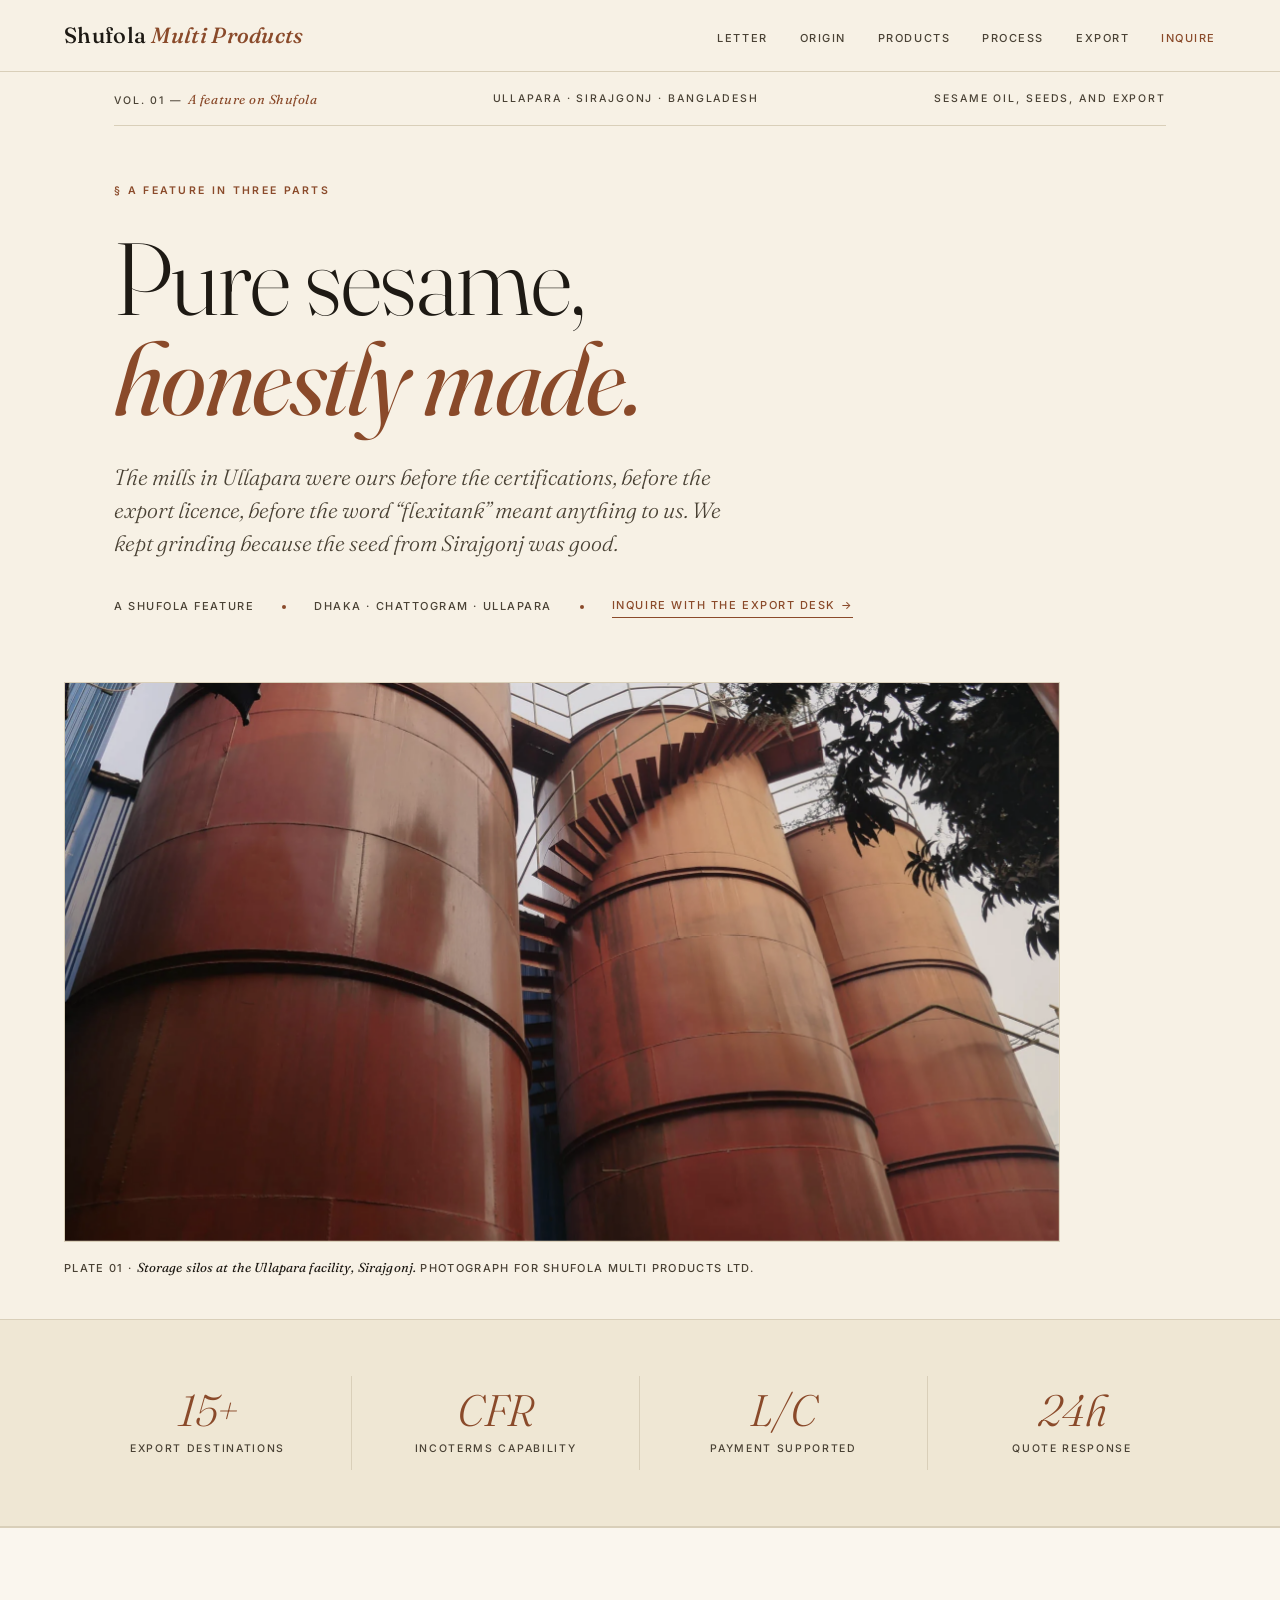
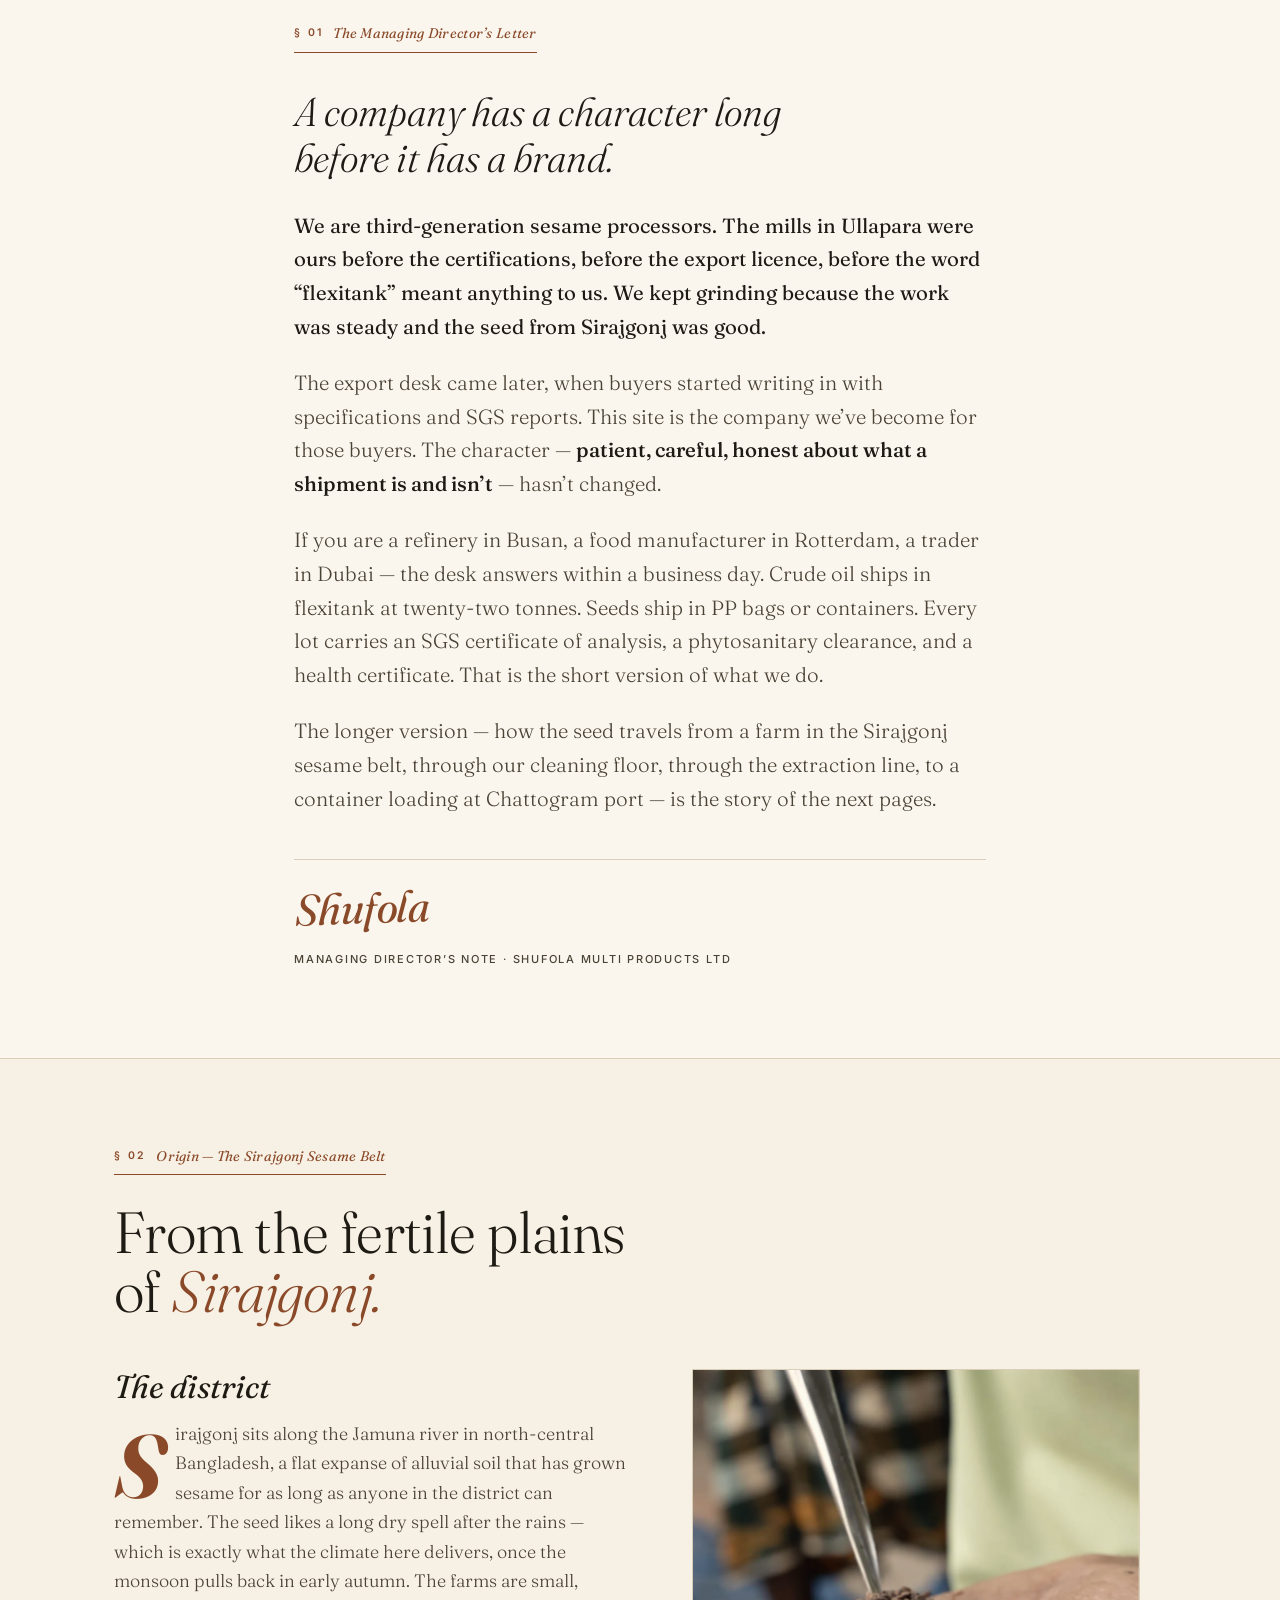
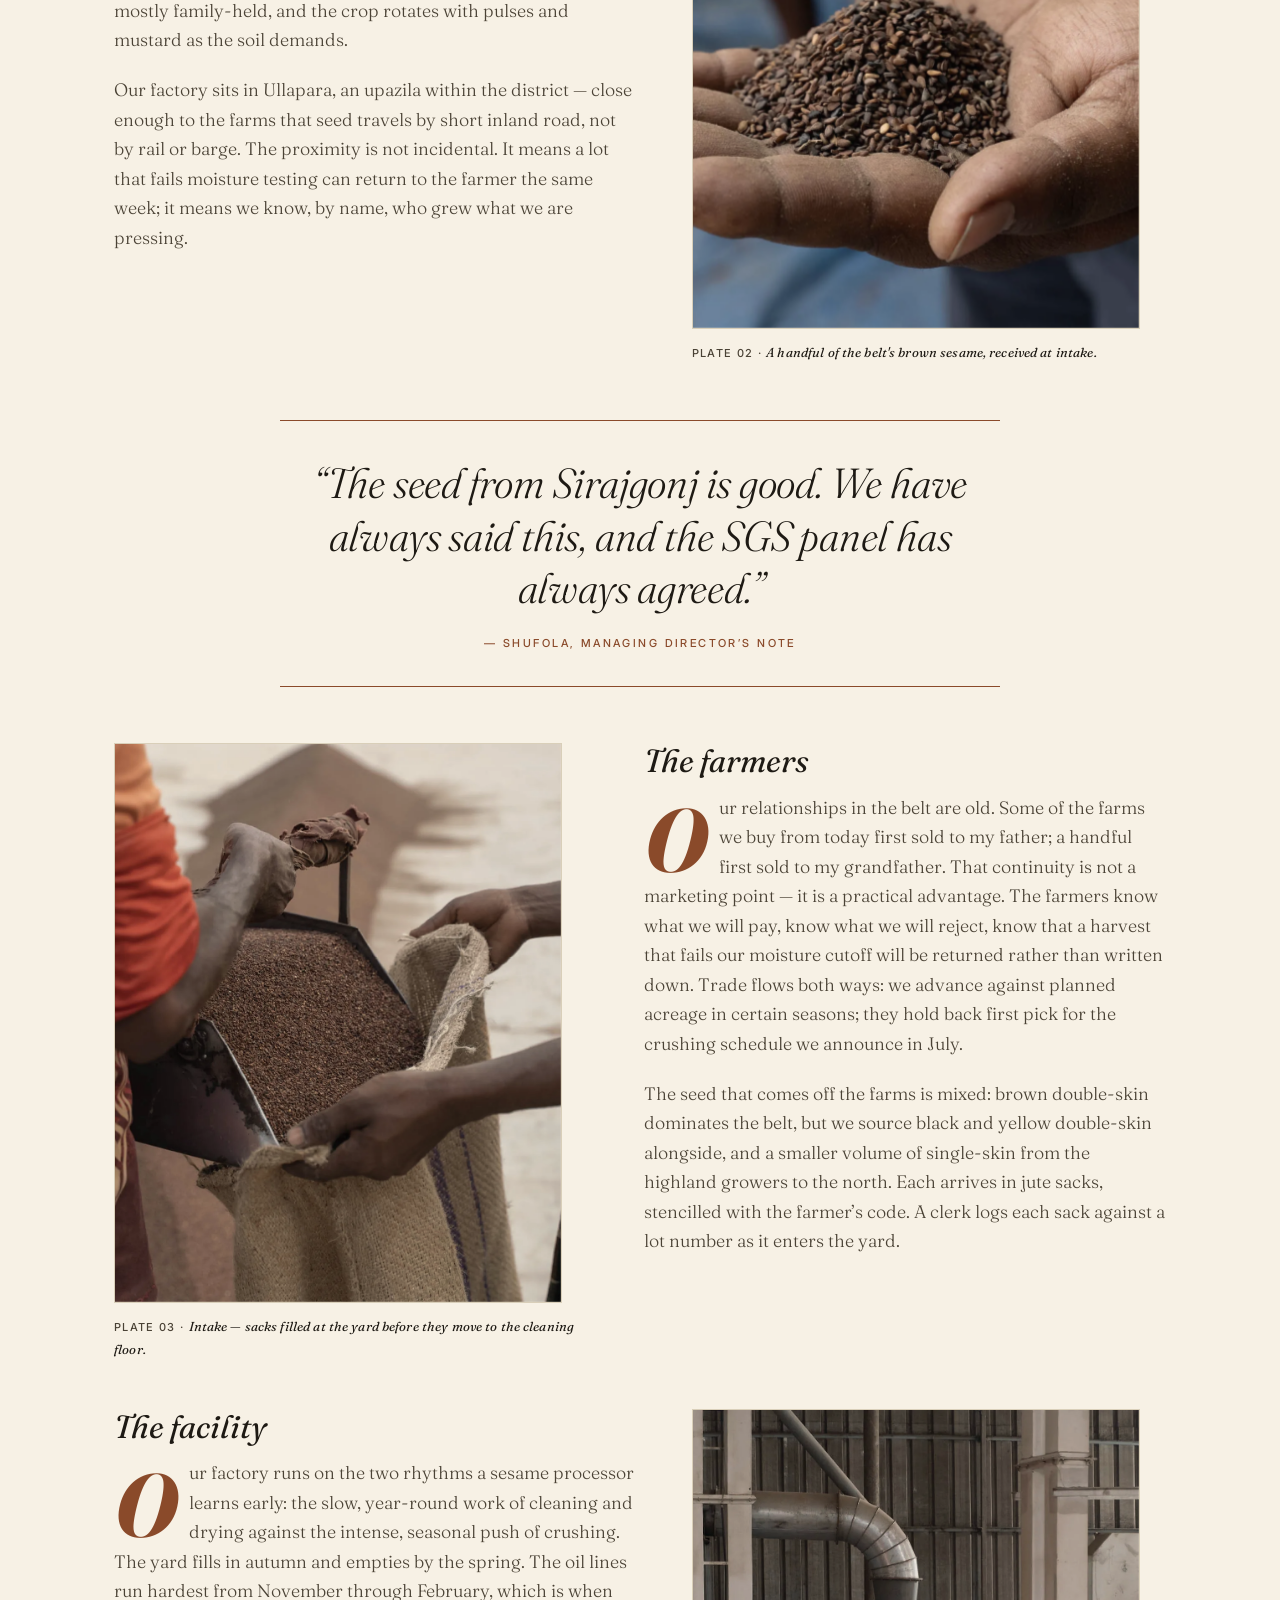
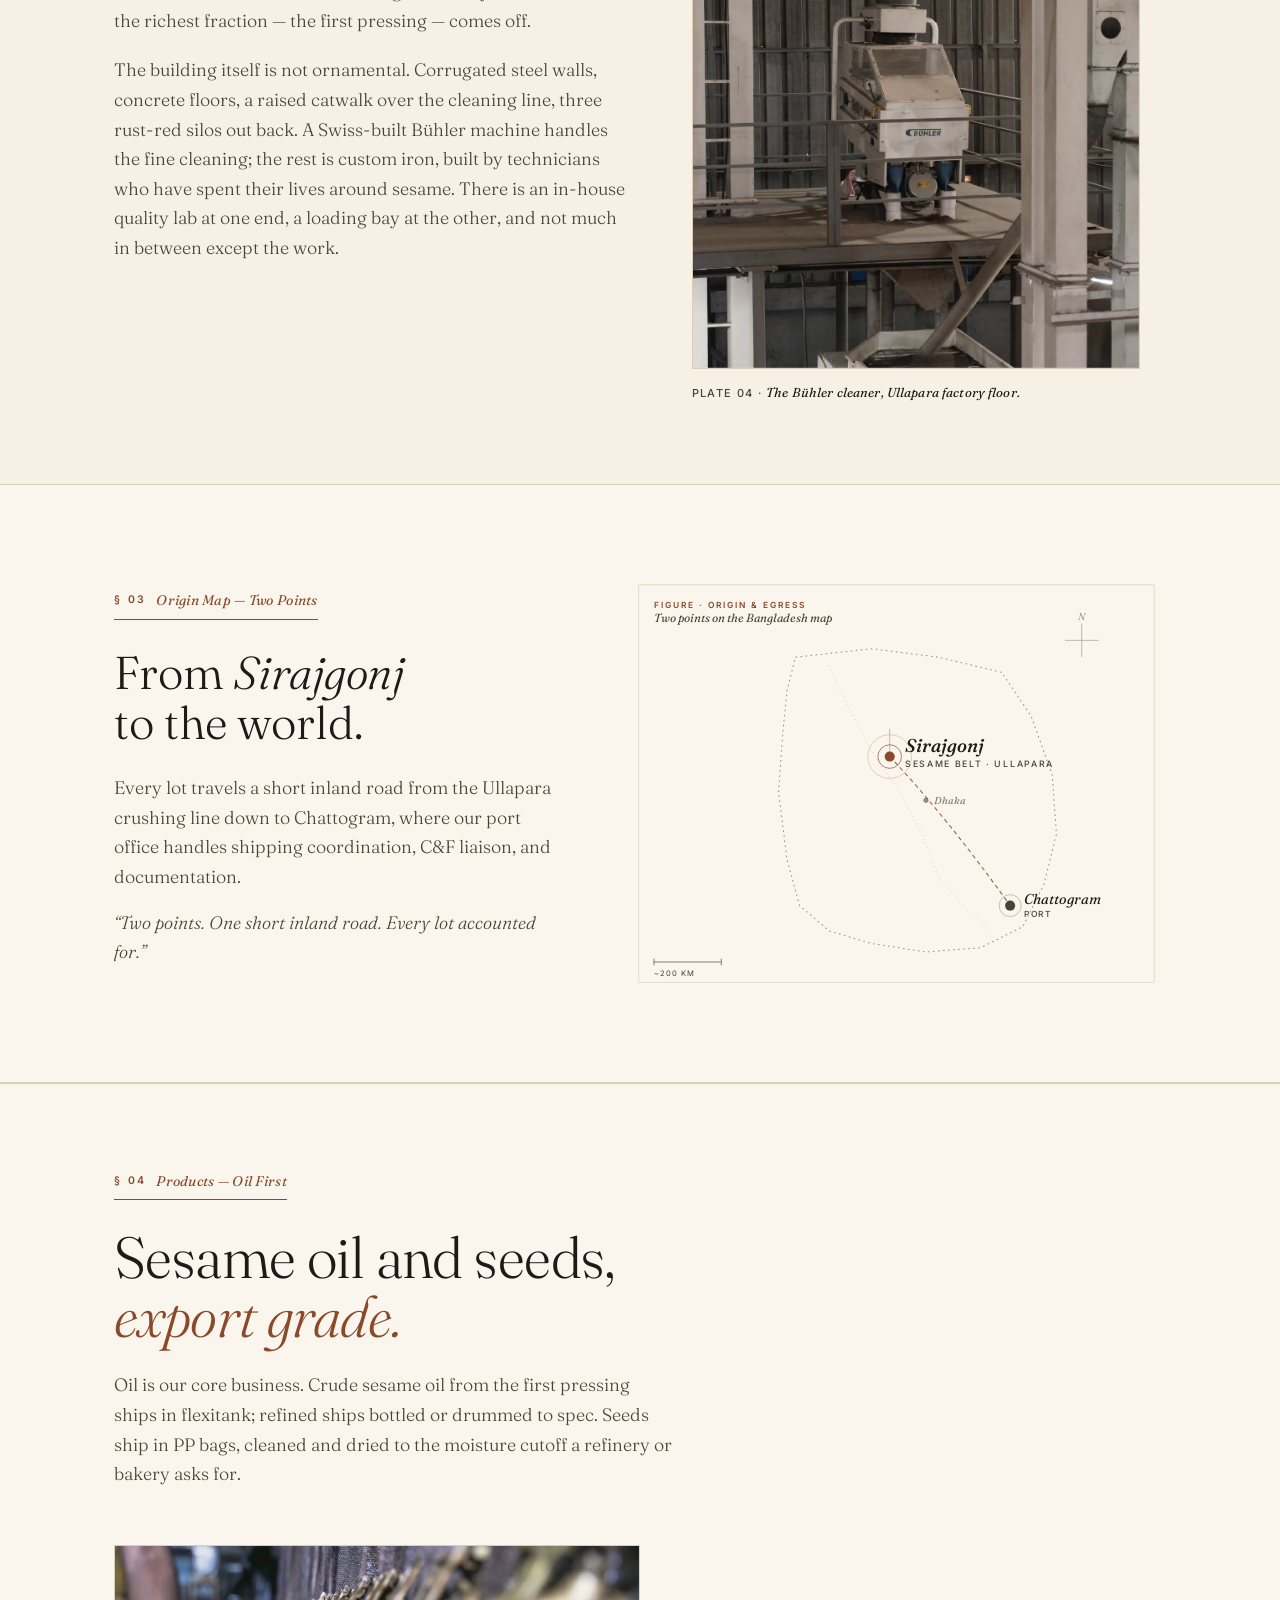
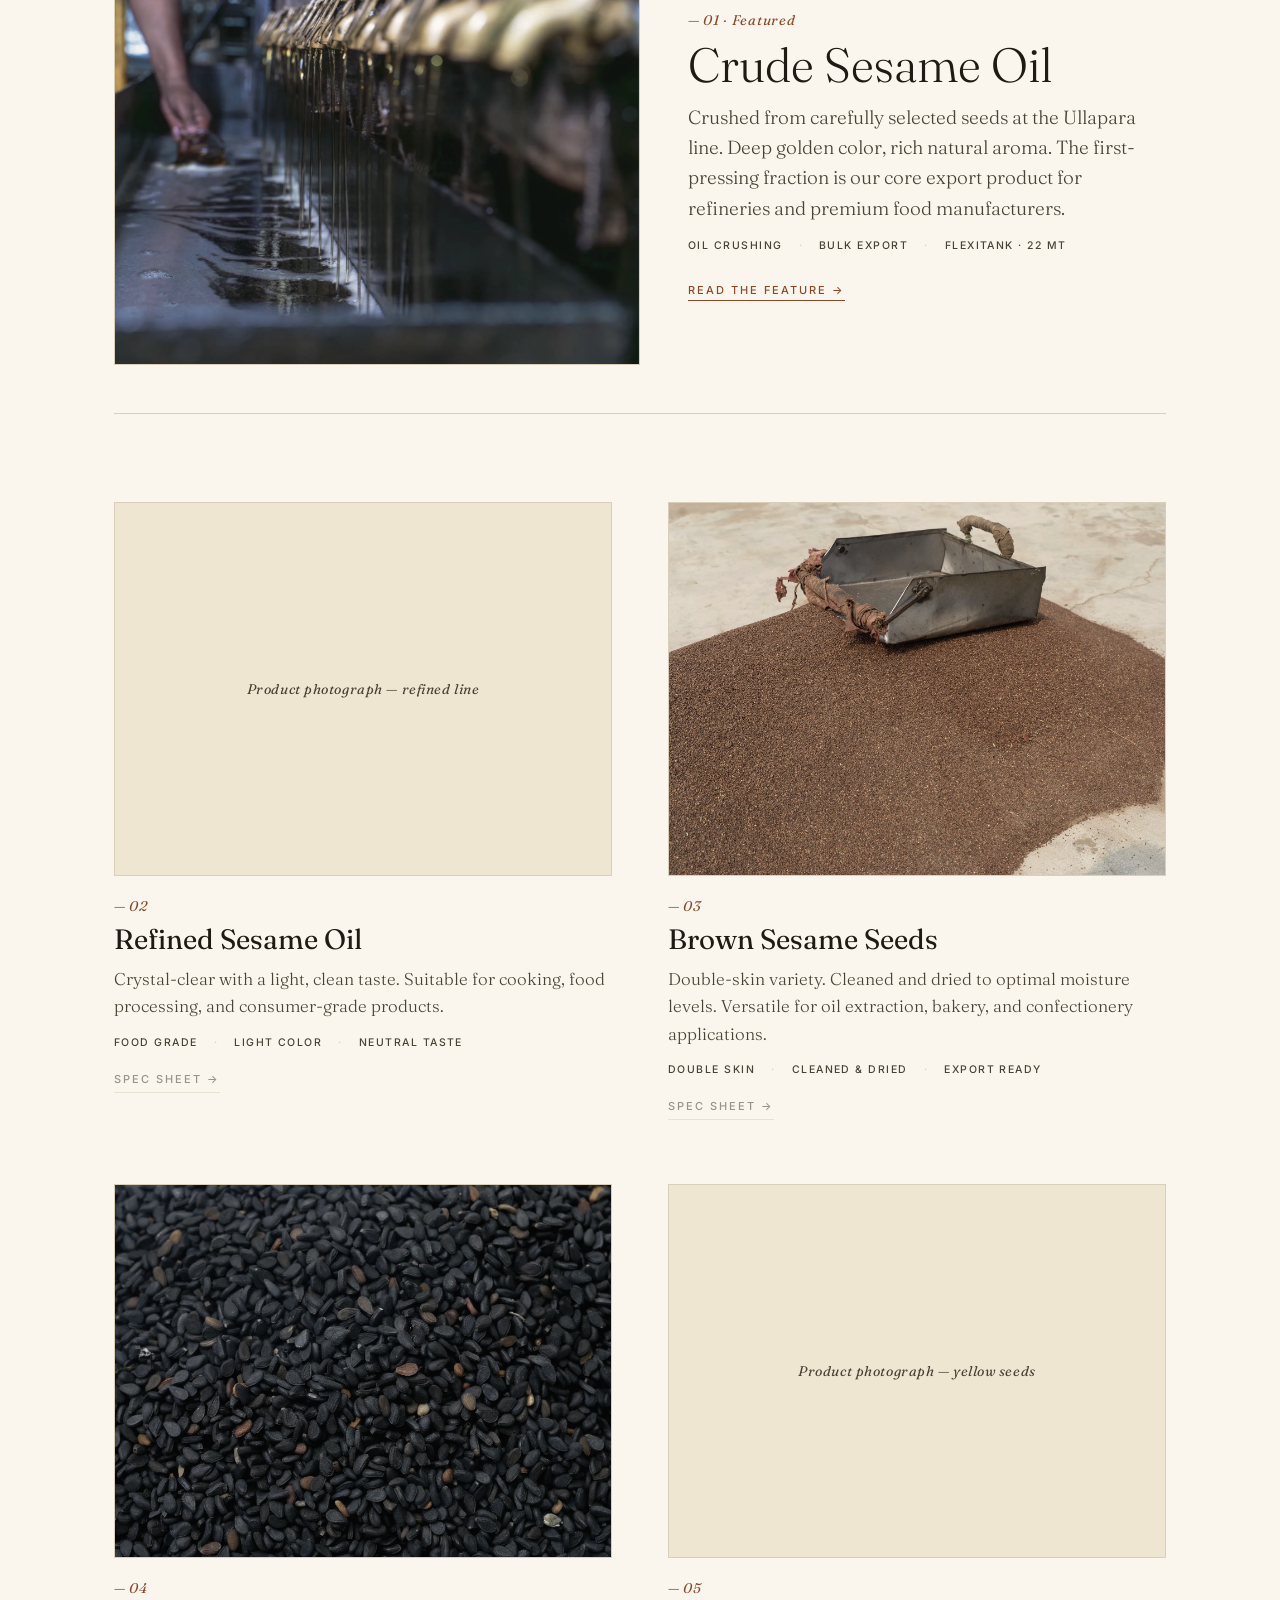
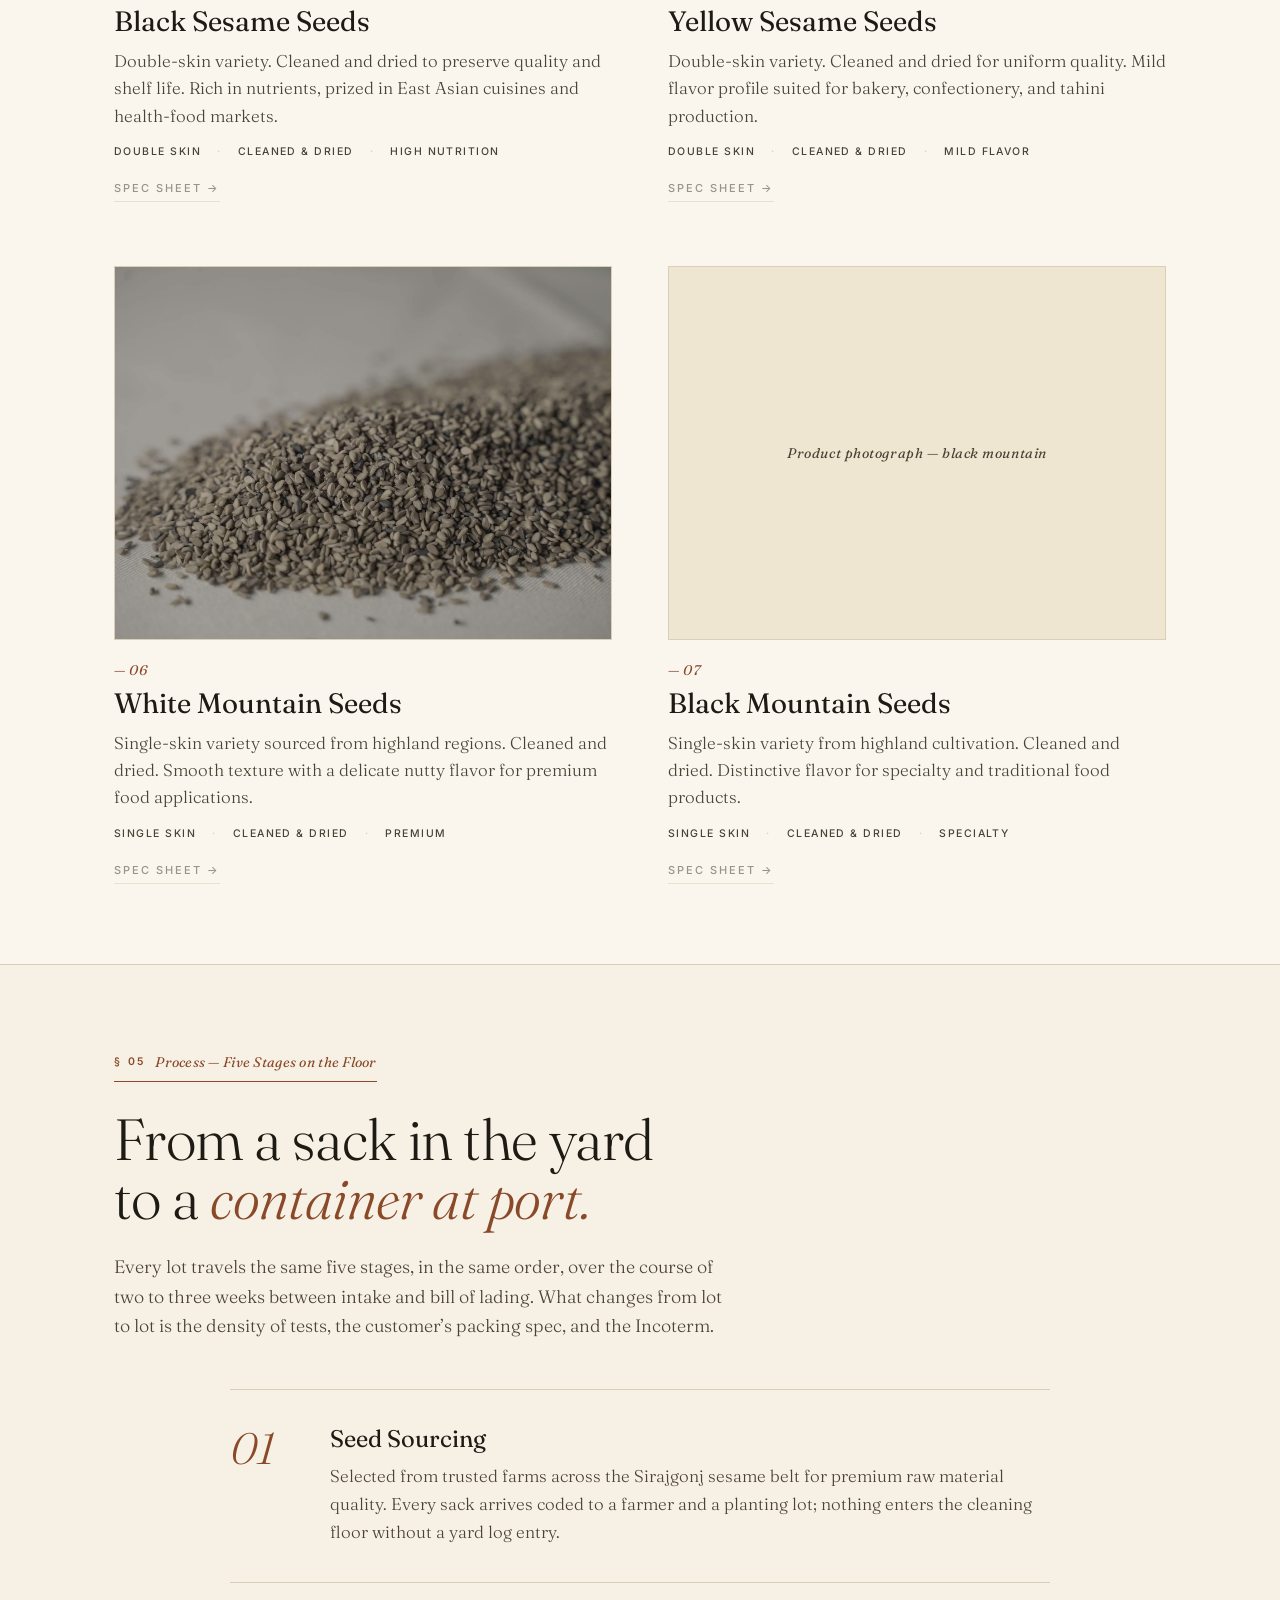
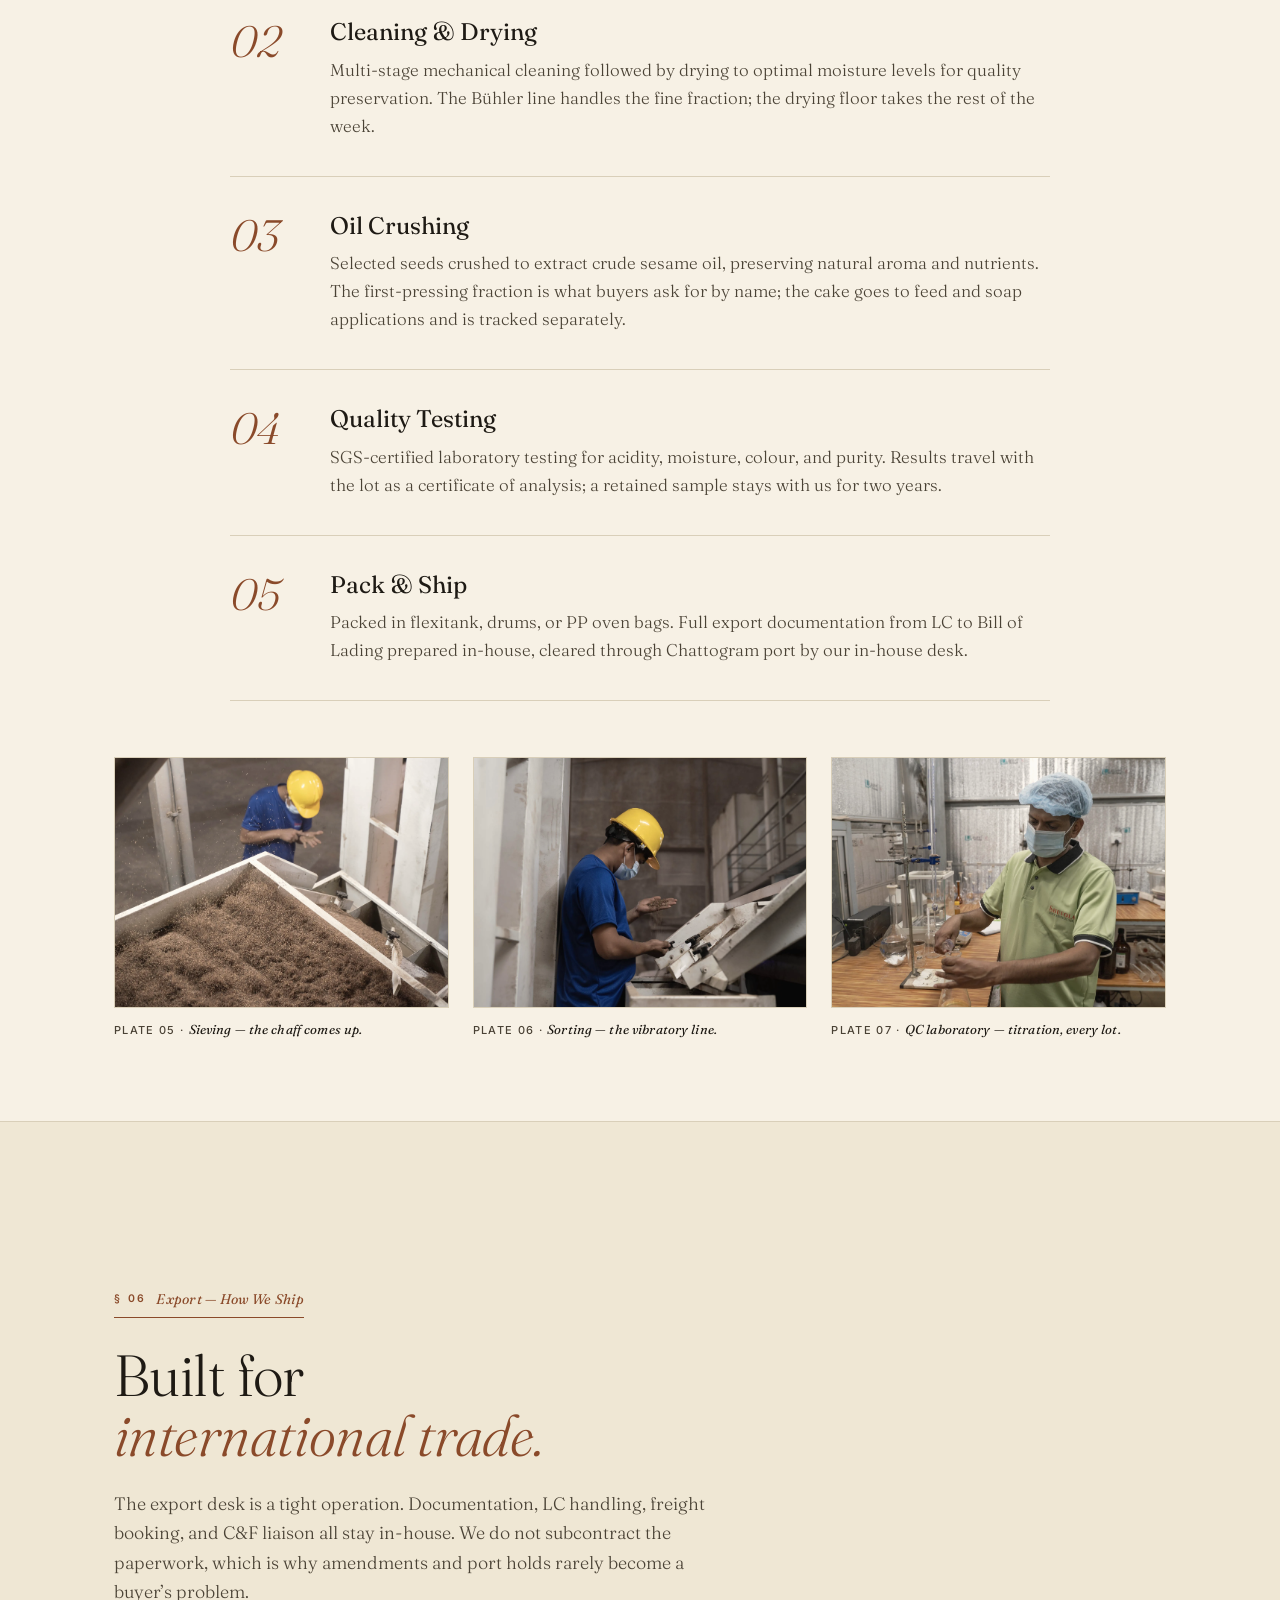
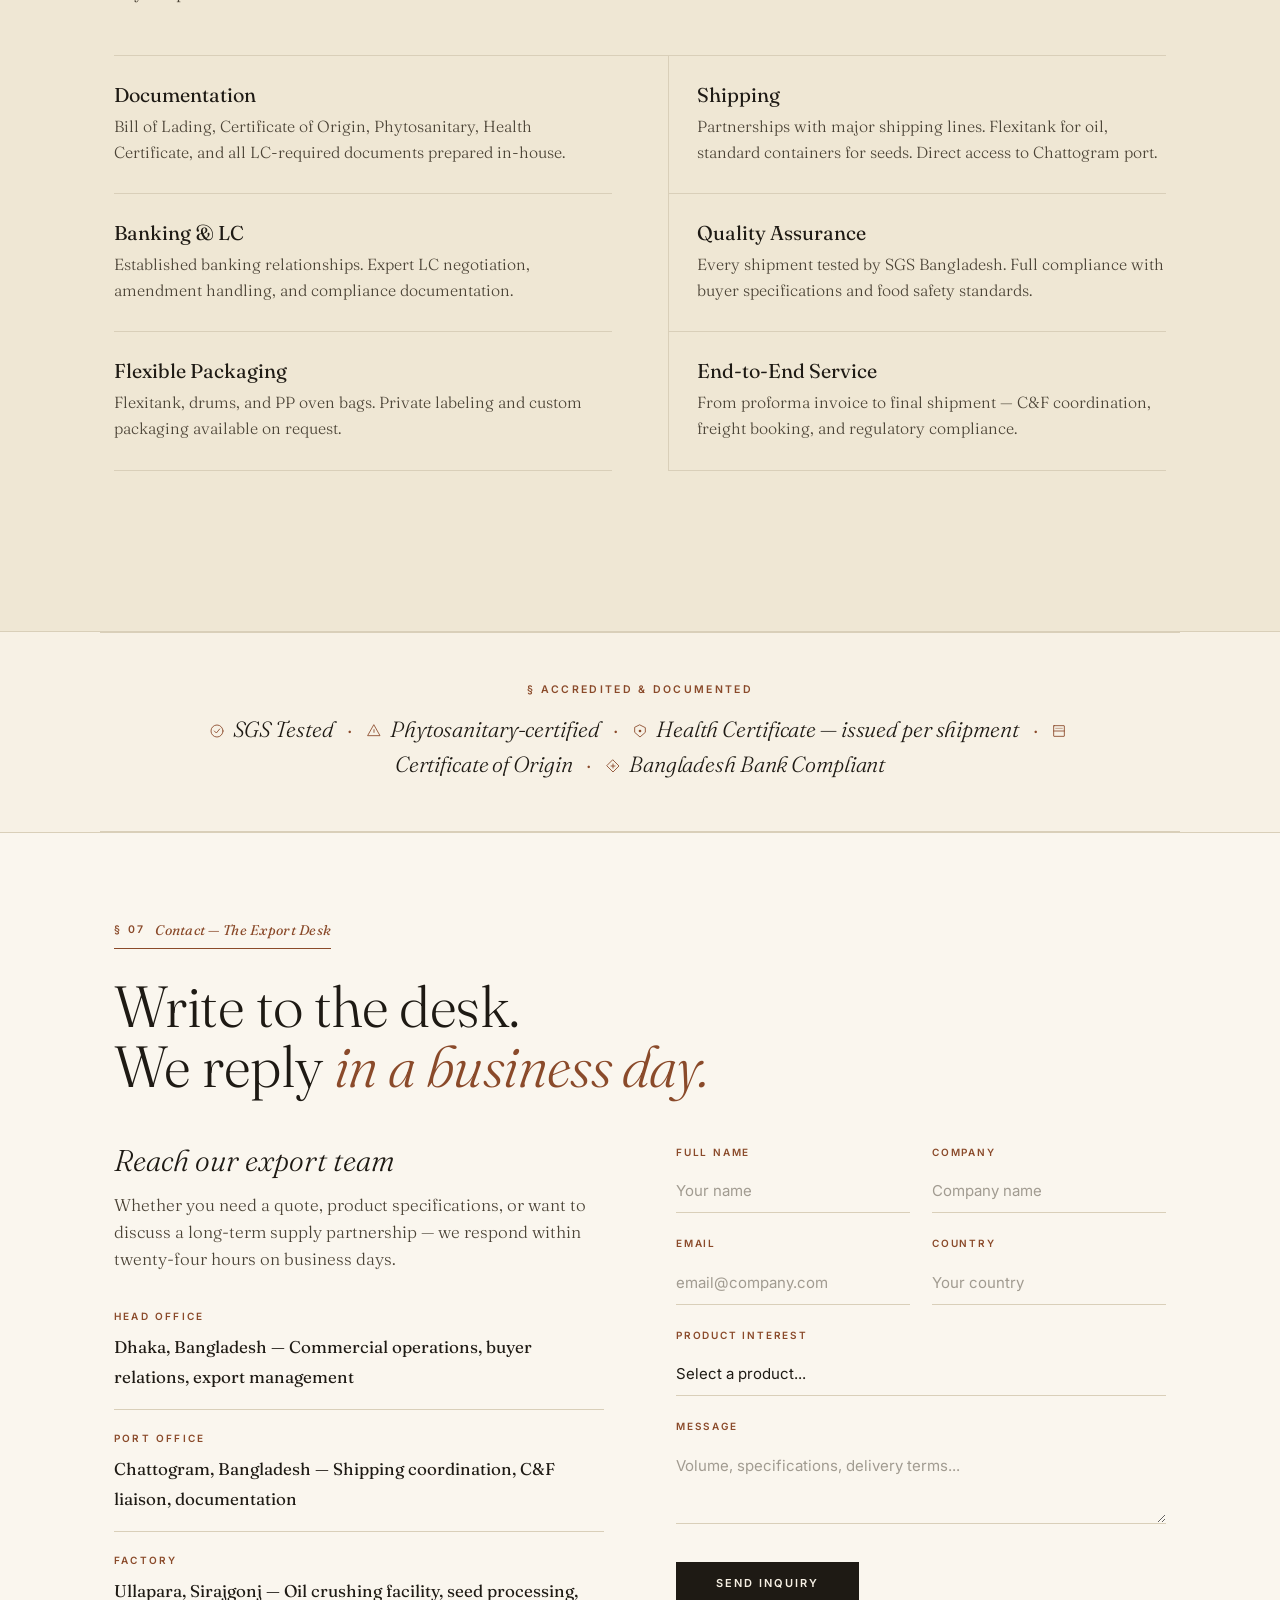
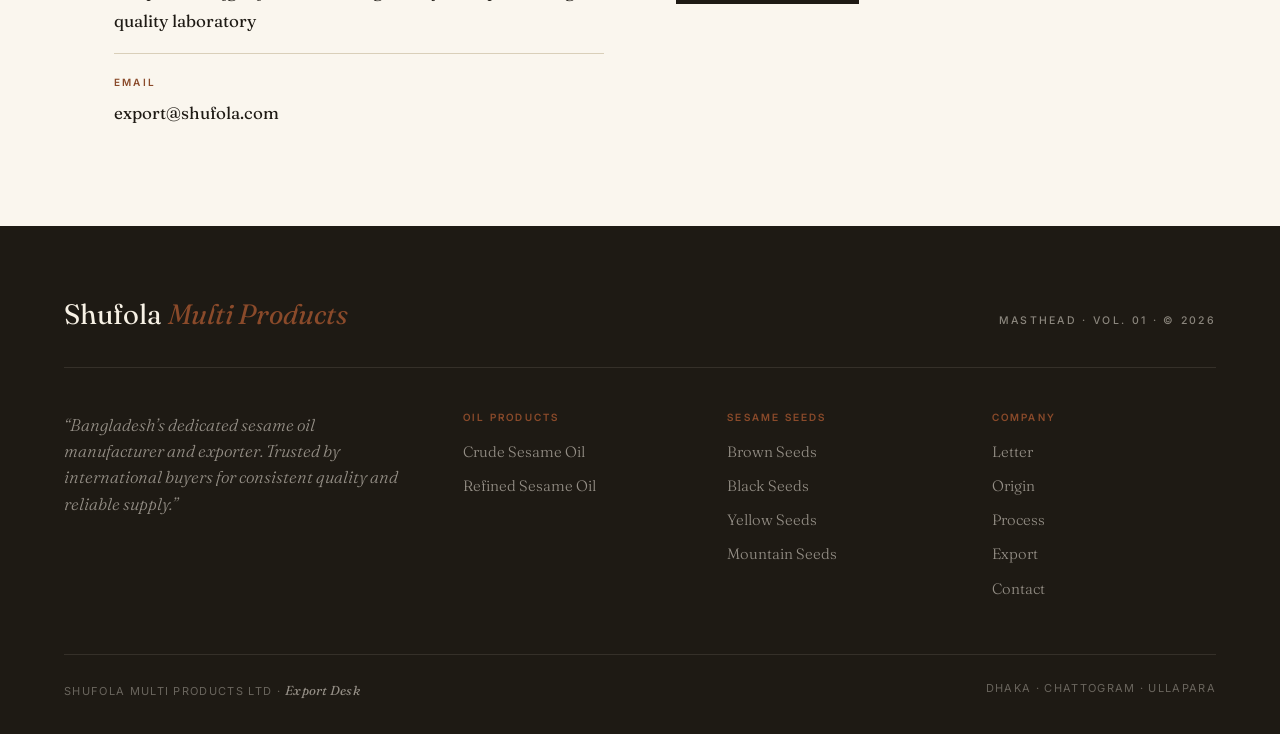
<file: mockups/v3-magazine-editorial/home.html>
<!DOCTYPE html>
<html lang="en">
<head>
<meta charset="UTF-8">
<meta name="viewport" content="width=device-width, initial-scale=1.0">
<title>Shufola Multi Products Ltd — Sesame Oil from Sirajgonj, Bangladesh</title>
<meta name="description" content="A long-form feature on Shufola Multi Products Ltd — third-generation sesame processors in Ullapara, Sirajgonj, exporting SGS-tested crude sesame oil to international buyers.">
<link rel="stylesheet" href="../../content/fonts.css">
<style>
:root {
  --cream: #F7F1E5;
  --warm-white: #FAF6EE;
  --cream-deep: #EFE7D4;
  --ink: #1E1A14;
  --muted-ink: #4A4235;
  --sienna: #8A4A2A;
  --sienna-deep: #6B3820;
  --rule: #D9CFB9;
}

* { margin: 0; padding: 0; box-sizing: border-box; }
html { scroll-behavior: smooth; scroll-padding-top: 72px; }

body {
  font-family: 'Inter', system-ui, -apple-system, sans-serif;
  background: var(--cream);
  color: var(--muted-ink);
  font-size: 16px;
  line-height: 1.75;
  font-weight: 400;
  -webkit-font-smoothing: antialiased;
}

::selection { background: var(--sienna); color: var(--cream); }

h1, h2, h3, h4, h5 {
  font-family: 'Fraunces', Georgia, serif;
  color: var(--ink);
  font-weight: 400;
  line-height: 1.1;
  font-variation-settings: "opsz" 48;
}

a { color: var(--sienna); text-decoration: none; }
a:hover { color: var(--sienna-deep); }

img { display: block; max-width: 100%; }

/* ─── ARCHIVAL PHOTO TREATMENT ─── */
.archival {
  position: relative;
  overflow: hidden;
  background: var(--cream-deep);
  border: 1px solid var(--rule);
}
.archival::after {
  content: '';
  position: absolute; inset: 0;
  background: var(--cream);
  mix-blend-mode: multiply;
  opacity: 0.10;
  pointer-events: none;
}
.archival img {
  width: 100%;
  height: 100%;
  object-fit: cover;
  filter: sepia(0.12) contrast(0.97);
}

/* ─── NAV / MASTHEAD ─── */
.masthead {
  position: fixed;
  top: 0; left: 0; right: 0;
  z-index: 100;
  height: 72px;
  display: flex;
  align-items: center;
  justify-content: space-between;
  padding: 0 clamp(24px, 5vw, 72px);
  background: rgba(247, 241, 229, 0.92);
  backdrop-filter: blur(10px);
  border-bottom: 1px solid var(--rule);
}

.mast-brand {
  font-family: 'Fraunces', serif;
  font-weight: 500;
  font-size: 22px;
  letter-spacing: 0.3px;
  color: var(--ink);
  font-variation-settings: "opsz" 36;
}

.mast-brand .italic {
  font-style: italic;
  color: var(--sienna);
}

.mast-nav {
  display: flex;
  gap: 32px;
  list-style: none;
  align-items: center;
}

.mast-nav a {
  font-family: 'Inter', sans-serif;
  font-size: 11px;
  font-weight: 500;
  color: var(--muted-ink);
  letter-spacing: 0.14em;
  text-transform: uppercase;
  transition: color 0.25s;
}
.mast-nav a:hover { color: var(--ink); }
.mast-nav .cta { color: var(--sienna); }
.mast-nav .cta:hover { color: var(--sienna-deep); }

.menu-btn { display: none; background: none; border: none; cursor: pointer; }
.menu-btn span { display: block; width: 22px; height: 1.5px; background: var(--ink); margin: 5px 0; }

/* ─── ISSUE BAR (masthead flourish) ─── */
.issue-bar {
  padding: 88px clamp(24px, 5vw, 72px) 0;
  max-width: 1180px;
  margin: 0 auto;
}
.issue-bar-inner {
  display: flex;
  justify-content: space-between;
  align-items: center;
  padding-bottom: 14px;
  border-bottom: 1px solid var(--rule);
  font-family: 'Inter', sans-serif;
  font-size: 10.5px;
  font-weight: 500;
  letter-spacing: 0.18em;
  text-transform: uppercase;
  color: var(--muted-ink);
}
.issue-bar-inner span em {
  font-family: 'Fraunces', serif;
  font-style: italic;
  font-weight: 400;
  color: var(--sienna);
  font-size: 13px;
  letter-spacing: 0.04em;
  text-transform: none;
}

/* ─── HERO / COVER ─── */
.cover {
  padding: 56px clamp(24px, 5vw, 72px) 64px;
  max-width: 1180px;
  margin: 0 auto;
}

.cover-kicker {
  font-family: 'Inter', sans-serif;
  font-size: 10.5px;
  font-weight: 600;
  letter-spacing: 0.22em;
  text-transform: uppercase;
  color: var(--sienna);
  margin-bottom: 28px;
}

.cover h1 {
  font-size: clamp(48px, 8vw, 112px);
  font-weight: 300;
  line-height: 0.98;
  letter-spacing: -0.015em;
  color: var(--ink);
  font-variation-settings: "opsz" 144;
  max-width: 14ch;
}

.cover h1 em {
  font-style: italic;
  color: var(--sienna);
  font-weight: 400;
}

.cover-dek {
  margin-top: 32px;
  max-width: 640px;
  font-family: 'Fraunces', serif;
  font-weight: 300;
  font-style: italic;
  font-size: clamp(18px, 1.8vw, 22px);
  line-height: 1.5;
  color: var(--muted-ink);
  font-variation-settings: "opsz" 36;
}

.cover-byline {
  margin-top: 36px;
  display: flex;
  gap: 28px;
  align-items: center;
  flex-wrap: wrap;
  font-family: 'Inter', sans-serif;
  font-size: 11px;
  font-weight: 500;
  letter-spacing: 0.14em;
  text-transform: uppercase;
  color: var(--muted-ink);
}
.cover-byline .dot {
  width: 4px; height: 4px; background: var(--sienna); border-radius: 50%;
  display: inline-block;
}
.cover-byline a.cta-inq {
  color: var(--sienna);
  border-bottom: 1px solid var(--sienna);
  padding-bottom: 2px;
  letter-spacing: 0.14em;
}
.cover-byline a.cta-inq:hover { color: var(--sienna-deep); border-bottom-color: var(--sienna-deep); }

/* ─── COVER PHOTO ─── */
.cover-photo {
  margin: 0 clamp(24px, 5vw, 72px) 40px;
}
.cover-photo .archival {
  aspect-ratio: 16 / 9;
  max-height: 560px;
}
.cover-photo figcaption {
  margin-top: 14px;
  font-family: 'Inter', sans-serif;
  font-size: 11px;
  font-weight: 500;
  letter-spacing: 0.12em;
  text-transform: uppercase;
  color: var(--muted-ink);
}
.cover-photo figcaption em {
  font-family: 'Fraunces', serif;
  font-style: italic;
  font-weight: 400;
  text-transform: none;
  letter-spacing: 0.01em;
  color: var(--ink);
  font-size: 13px;
}

/* ─── SECTION TAB (§ 01 · ORIGIN) ─── */
.sec-tab {
  display: inline-flex;
  align-items: center;
  gap: 10px;
  font-family: 'Inter', sans-serif;
  font-size: 10.5px;
  font-weight: 600;
  letter-spacing: 0.22em;
  text-transform: uppercase;
  color: var(--sienna);
  padding-bottom: 6px;
  border-bottom: 1px solid var(--sienna);
  margin-bottom: 28px;
}
.sec-tab .silk {
  font-family: 'Fraunces', serif;
  font-style: italic;
  font-weight: 400;
  font-size: 14px;
  letter-spacing: 0.02em;
  text-transform: none;
  color: var(--sienna);
}

/* ─── SECTION ─── */
.sec {
  padding: 80px clamp(24px, 5vw, 72px);
  max-width: 1180px;
  margin: 0 auto;
}

.sec h2 {
  font-size: clamp(34px, 4.6vw, 58px);
  font-weight: 300;
  line-height: 1.02;
  margin-bottom: 24px;
  letter-spacing: -0.01em;
  font-variation-settings: "opsz" 72;
}
.sec h2 em { font-style: italic; color: var(--sienna); }

.sec h3 {
  font-size: clamp(24px, 2.6vw, 32px);
  font-weight: 400;
  font-style: italic;
  color: var(--ink);
  margin-bottom: 14px;
  font-variation-settings: "opsz" 48;
}

/* ─── BAND ALTERNATION ─── */
.band-warm { background: var(--warm-white); border-top: 1px solid var(--rule); border-bottom: 1px solid var(--rule); }
.band-deep { background: var(--cream-deep); border-top: 1px solid var(--rule); border-bottom: 1px solid var(--rule); }

/* ─── FOUNDER'S LETTER ─── */
.letter-wrap { background: var(--warm-white); border-top: 1px solid var(--rule); border-bottom: 1px solid var(--rule); }
.letter {
  padding: 88px clamp(24px, 5vw, 72px);
  max-width: 820px;
  margin: 0 auto;
}

.letter .sec-tab { margin-bottom: 36px; }

.letter-title {
  font-size: clamp(28px, 3.2vw, 40px);
  font-weight: 300;
  font-style: italic;
  color: var(--ink);
  line-height: 1.15;
  margin-bottom: 28px;
  font-variation-settings: "opsz" 72;
}

.letter-body p {
  font-family: 'Fraunces', serif;
  font-weight: 300;
  font-size: clamp(18px, 1.6vw, 21px);
  line-height: 1.65;
  color: var(--muted-ink);
  margin-bottom: 22px;
  font-variation-settings: "opsz" 20;
}
.letter-body p:first-child { font-weight: 400; color: var(--ink); }
.letter-body p strong { color: var(--ink); font-weight: 500; }

.letter-signoff {
  margin-top: 44px;
  padding-top: 28px;
  border-top: 1px solid var(--rule);
  display: flex;
  flex-direction: column;
  gap: 6px;
}
.letter-signature {
  font-family: 'Fraunces', serif;
  font-style: italic;
  font-weight: 400;
  font-size: 44px;
  line-height: 1;
  color: var(--sienna);
  letter-spacing: -0.01em;
  font-variation-settings: "opsz" 72;
  transform: rotate(-2deg);
  transform-origin: left center;
  display: inline-block;
}
.letter-attribution {
  font-family: 'Inter', sans-serif;
  font-size: 11px;
  font-weight: 500;
  letter-spacing: 0.16em;
  text-transform: uppercase;
  color: var(--muted-ink);
  margin-top: 12px;
}

/* ─── DROP CAP ─── */
.mag-p {
  font-family: 'Fraunces', serif;
  font-weight: 300;
  font-size: clamp(17px, 1.4vw, 19px);
  line-height: 1.65;
  color: var(--muted-ink);
  margin-bottom: 20px;
  font-variation-settings: "opsz" 14;
}

.mag-p.has-dropcap::first-letter {
  font-family: 'Fraunces', serif;
  font-weight: 700;
  font-style: italic;
  font-size: 5em;
  line-height: 0.9;
  float: left;
  padding-right: 0.12em;
  padding-top: 0.08em;
  color: var(--sienna);
  font-variation-settings: "opsz" 144;
}

@supports (animation-timeline: view()) {
  .mag-p.has-dropcap::first-letter {
    animation: dropcap-enter 0.6s cubic-bezier(.22,.61,.36,1) both;
    animation-timeline: view();
    animation-range: entry 0% entry 55%;
  }
}

@keyframes dropcap-enter {
  from { transform: translateY(20px) scale(0.9); opacity: 0; }
  to { transform: translateY(0) scale(1); opacity: 1; }
}

.mag-p em { font-style: italic; color: var(--ink); }
.mag-p strong { color: var(--ink); font-weight: 500; }

/* ─── PULL QUOTE ─── */
.pull-quote {
  margin: 56px auto;
  padding: 36px 0;
  max-width: 720px;
  text-align: center;
  border-top: 1px solid var(--sienna);
  border-bottom: 1px solid var(--sienna);
  font-family: 'Fraunces', serif;
  font-style: italic;
  font-weight: 300;
  font-size: clamp(28px, 3.4vw, 42px);
  line-height: 1.25;
  color: var(--ink);
  font-variation-settings: "opsz" 72;
  letter-spacing: -0.005em;
  opacity: 0;
  transform: translateY(10px);
  transition: opacity 0.9s cubic-bezier(.22,.61,.36,1), transform 0.9s cubic-bezier(.22,.61,.36,1);
}
.pull-quote.visible { opacity: 1; transform: translateY(0); }
.pull-quote cite {
  display: block;
  margin-top: 22px;
  font-family: 'Inter', sans-serif;
  font-style: normal;
  font-weight: 500;
  font-size: 11px;
  letter-spacing: 0.22em;
  text-transform: uppercase;
  color: var(--sienna);
}

/* ─── ALTERNATING BLOCK ─── */
.alt-block {
  display: grid;
  grid-template-columns: 1.1fr 1fr;
  gap: 56px;
  align-items: start;
  margin-top: 48px;
}
.alt-block.reverse { grid-template-columns: 1fr 1.1fr; }
.alt-block.reverse .alt-text { order: 2; }
.alt-block.reverse .alt-figure { order: 1; }

.alt-figure {
  position: sticky;
  top: 96px;
}

.alt-figure .archival {
  aspect-ratio: 4 / 5;
  max-height: 560px;
}
.alt-figure figcaption {
  margin-top: 12px;
  font-family: 'Inter', sans-serif;
  font-size: 11px;
  font-weight: 500;
  letter-spacing: 0.12em;
  text-transform: uppercase;
  color: var(--muted-ink);
}
.alt-figure figcaption em {
  font-family: 'Fraunces', serif;
  font-style: italic;
  font-weight: 400;
  text-transform: none;
  letter-spacing: 0.01em;
  color: var(--ink);
  font-size: 13px;
}

/* Parallax on archival images */
@supports (animation-timeline: view()) {
  .parallax-img {
    animation: parallax-drift linear both;
    animation-timeline: view();
    animation-range: entry 0% exit 100%;
    will-change: transform;
  }
}
@keyframes parallax-drift {
  from { transform: translateY(-3%); }
  to { transform: translateY(3%); }
}

/* ─── ORIGIN MAP ─── */
.map-wrap { background: var(--warm-white); border-top: 1px solid var(--rule); border-bottom: 1px solid var(--rule); }
.map-inner {
  padding: 88px clamp(24px, 5vw, 72px);
  max-width: 1180px;
  margin: 0 auto;
  display: grid;
  grid-template-columns: 1fr 1.2fr;
  gap: 64px;
  align-items: center;
}

.map-text h2 { font-size: clamp(30px, 3.6vw, 46px); font-weight: 300; margin-bottom: 24px; }
.map-text p {
  font-family: 'Fraunces', serif;
  font-weight: 300;
  font-size: 18px;
  line-height: 1.65;
  color: var(--muted-ink);
  margin-bottom: 16px;
  max-width: 460px;
  font-variation-settings: "opsz" 18;
}
.map-note {
  font-family: 'Fraunces', serif;
  font-style: italic;
  font-size: 16px;
  color: var(--sienna);
  max-width: 460px;
}
.map-svg { width: 100%; max-width: 640px; justify-self: center; }
.map-svg svg { width: 100%; height: auto; display: block; }

/* ─── PRODUCTS (editorial grid) ─── */
.prods-grid {
  display: grid;
  grid-template-columns: 1fr 1fr;
  gap: 64px 56px;
  margin-top: 56px;
}
.prod-item {
  display: flex;
  flex-direction: column;
}
.prod-item .archival {
  aspect-ratio: 4 / 3;
  margin-bottom: 18px;
}
.prod-item .prod-num {
  font-family: 'Fraunces', serif;
  font-style: italic;
  font-weight: 400;
  font-size: 14px;
  letter-spacing: 0.05em;
  color: var(--sienna);
  margin-bottom: 6px;
}
.prod-item h3 {
  font-size: 28px;
  font-weight: 400;
  font-style: normal;
  color: var(--ink);
  margin-bottom: 10px;
  font-variation-settings: "opsz" 36;
}
.prod-item .prod-body {
  font-family: 'Fraunces', serif;
  font-weight: 300;
  font-size: 17px;
  line-height: 1.6;
  color: var(--muted-ink);
  margin-bottom: 14px;
  font-variation-settings: "opsz" 18;
}
.prod-tags {
  display: flex;
  gap: 16px;
  flex-wrap: wrap;
  margin-bottom: 18px;
  font-family: 'Inter', sans-serif;
  font-size: 10.5px;
  font-weight: 500;
  letter-spacing: 0.14em;
  text-transform: uppercase;
  color: var(--muted-ink);
}
.prod-tags span:not(:last-child)::after {
  content: '·';
  margin-left: 16px;
  color: var(--rule);
}
.prod-spec {
  font-family: 'Inter', sans-serif;
  font-size: 11px;
  font-weight: 500;
  letter-spacing: 0.18em;
  text-transform: uppercase;
  color: var(--sienna);
  border-bottom: 1px solid var(--sienna);
  padding-bottom: 3px;
  align-self: flex-start;
}
.prod-spec[aria-disabled="true"] {
  color: var(--muted-ink);
  border-bottom-color: var(--rule);
  pointer-events: none;
  opacity: 0.55;
}

.prod-photo-missing {
  width: 100%; height: 100%;
  display: flex; align-items: center; justify-content: center;
  font-family: 'Fraunces', serif;
  font-style: italic;
  font-size: 14px;
  color: var(--muted-ink);
  letter-spacing: 0.04em;
}

/* Featured product (crude sesame oil) — spans full column */
.prod-item.featured {
  grid-column: 1 / -1;
  display: grid;
  grid-template-columns: 1.1fr 1fr;
  gap: 48px;
  align-items: center;
  padding-bottom: 48px;
  border-bottom: 1px solid var(--rule);
  margin-bottom: 24px;
}
.prod-item.featured .archival {
  aspect-ratio: 5 / 4;
  margin-bottom: 0;
  max-height: 480px;
}
.prod-item.featured h3 {
  font-size: clamp(34px, 4vw, 48px);
  font-weight: 300;
  font-variation-settings: "opsz" 60;
}
.prod-item.featured .prod-body {
  font-size: 19px;
}

/* ─── PROCESS (long-read narrative) ─── */
.proc-narrative {
  max-width: 820px;
  margin: 48px auto 0;
}
.proc-stage {
  display: grid;
  grid-template-columns: 72px 1fr;
  gap: 28px;
  padding: 36px 0;
  border-top: 1px solid var(--rule);
}
.proc-stage:last-child { border-bottom: 1px solid var(--rule); }
.proc-num {
  font-family: 'Fraunces', serif;
  font-weight: 300;
  font-style: italic;
  font-size: 44px;
  line-height: 1;
  color: var(--sienna);
  font-variation-settings: "opsz" 72;
}
.proc-stage h4 {
  font-size: 24px;
  font-weight: 400;
  margin-bottom: 10px;
  color: var(--ink);
  font-variation-settings: "opsz" 36;
}
.proc-stage p {
  font-family: 'Fraunces', serif;
  font-weight: 300;
  font-size: 17px;
  line-height: 1.65;
  color: var(--muted-ink);
  font-variation-settings: "opsz" 18;
}

/* ─── FACILITY STRIP ─── */
.facility-strip {
  display: grid;
  grid-template-columns: repeat(3, 1fr);
  gap: 24px;
  margin-top: 56px;
}
.facility-shot .archival {
  aspect-ratio: 4 / 3;
}
.facility-shot figcaption {
  margin-top: 10px;
  font-family: 'Inter', sans-serif;
  font-size: 11px;
  font-weight: 500;
  letter-spacing: 0.12em;
  text-transform: uppercase;
  color: var(--muted-ink);
}
.facility-shot figcaption em {
  font-family: 'Fraunces', serif;
  font-style: italic;
  text-transform: none;
  letter-spacing: 0.01em;
  color: var(--ink);
  font-size: 13px;
  font-weight: 400;
}

/* ─── STATS (editorial) ─── */
.stats-strip {
  background: var(--cream-deep);
  border-top: 1px solid var(--rule);
  border-bottom: 1px solid var(--rule);
  padding: 56px clamp(24px, 5vw, 72px);
}
.stats-inner {
  max-width: 1180px;
  margin: 0 auto;
  display: grid;
  grid-template-columns: repeat(4, 1fr);
  gap: 0;
}
.stat-cell {
  text-align: center;
  padding: 12px 12px;
  border-right: 1px solid var(--rule);
}
.stat-cell:last-child { border-right: none; }
.stat-num {
  font-family: 'Fraunces', serif;
  font-weight: 300;
  font-style: italic;
  font-size: 44px;
  line-height: 1;
  color: var(--sienna);
  margin-bottom: 8px;
  font-variation-settings: "opsz" 72;
}
.stat-label {
  font-family: 'Inter', sans-serif;
  font-size: 10.5px;
  font-weight: 500;
  letter-spacing: 0.16em;
  text-transform: uppercase;
  color: var(--muted-ink);
}

/* ─── EXPORT (editorial sidebar) ─── */
.export-inner {
  display: grid;
  grid-template-columns: 1fr 1fr;
  gap: 0 56px;
  margin-top: 48px;
  border-top: 1px solid var(--rule);
}
.export-item {
  padding: 28px 0;
  border-bottom: 1px solid var(--rule);
}
.export-item:nth-child(odd) { padding-right: 28px; }
.export-item:nth-child(even) {
  padding-left: 28px;
  border-left: 1px solid var(--rule);
}
.export-item h4 {
  font-size: 20px;
  font-weight: 400;
  margin-bottom: 8px;
  color: var(--ink);
  font-variation-settings: "opsz" 36;
}
.export-item p {
  font-family: 'Fraunces', serif;
  font-weight: 300;
  font-size: 16px;
  line-height: 1.6;
  color: var(--muted-ink);
}

/* ─── CERT CREDITS (editorial byline style) ─── */
.cert-credits {
  padding: 48px clamp(24px, 5vw, 72px);
  max-width: 1080px;
  margin: 0 auto;
  text-align: center;
  border-top: 1px solid var(--rule);
  border-bottom: 1px solid var(--rule);
}
.cert-credits-label {
  font-family: 'Inter', sans-serif;
  font-size: 10.5px;
  font-weight: 600;
  letter-spacing: 0.22em;
  text-transform: uppercase;
  color: var(--sienna);
  margin-bottom: 14px;
}
.cert-credits-line {
  font-family: 'Fraunces', serif;
  font-style: italic;
  font-weight: 300;
  font-size: clamp(17px, 1.8vw, 22px);
  line-height: 1.5;
  color: var(--ink);
  font-variation-settings: "opsz" 36;
  letter-spacing: -0.005em;
}
.cert-credits-line .glyph {
  display: inline-block;
  margin-right: 4px;
  vertical-align: -2px;
  color: var(--sienna);
}
.cert-credits-line .sep {
  display: inline-block;
  margin: 0 10px;
  color: var(--sienna);
  font-style: normal;
}

/* ─── CONTACT ─── */
.contact-wrap { background: var(--warm-white); border-top: 1px solid var(--rule); }
.contact-grid {
  display: grid;
  grid-template-columns: 1fr 1fr;
  gap: 72px;
  margin-top: 48px;
}
.contact-col h3 {
  font-size: clamp(24px, 2.4vw, 30px);
  font-weight: 300;
  margin-bottom: 14px;
  font-variation-settings: "opsz" 48;
}
.contact-col > p {
  font-family: 'Fraunces', serif;
  font-weight: 300;
  font-size: 17px;
  line-height: 1.6;
  color: var(--muted-ink);
  margin-bottom: 36px;
}
.contact-details {
  display: flex;
  flex-direction: column;
  gap: 20px;
}
.contact-row {
  padding-bottom: 18px;
  border-bottom: 1px solid var(--rule);
}
.contact-row:last-child { border-bottom: none; }
.contact-label {
  font-family: 'Inter', sans-serif;
  font-size: 10px;
  font-weight: 600;
  letter-spacing: 0.22em;
  text-transform: uppercase;
  color: var(--sienna);
  margin-bottom: 6px;
}
.contact-val {
  font-family: 'Fraunces', serif;
  font-weight: 400;
  font-size: 17px;
  color: var(--ink);
}

.c-form { display: flex; flex-direction: column; gap: 22px; }
.fr { display: grid; grid-template-columns: 1fr 1fr; gap: 22px; }
.ff label {
  display: block;
  font-family: 'Inter', sans-serif;
  font-size: 10px;
  font-weight: 600;
  letter-spacing: 0.18em;
  text-transform: uppercase;
  color: var(--sienna);
  margin-bottom: 8px;
}
.ff input, .ff select, .ff textarea {
  width: 100%;
  padding: 12px 0;
  border: none;
  border-bottom: 1px solid var(--rule);
  background: transparent;
  font-family: 'Inter', sans-serif;
  font-size: 15px;
  color: var(--ink);
  outline: none;
  transition: border-color 0.3s;
  border-radius: 0;
  -webkit-appearance: none;
}
.ff input::placeholder, .ff textarea::placeholder { color: var(--muted-ink); opacity: 0.5; }
.ff input:focus, .ff select:focus, .ff textarea:focus { border-color: var(--sienna); }
.ff textarea { min-height: 80px; resize: vertical; }
.f-btn {
  align-self: flex-start;
  padding: 14px 40px;
  background: var(--ink);
  color: var(--cream);
  font-family: 'Inter', sans-serif;
  font-size: 11px;
  font-weight: 600;
  letter-spacing: 0.18em;
  text-transform: uppercase;
  border: none;
  cursor: pointer;
  transition: background 0.3s;
  margin-top: 8px;
}
.f-btn:hover { background: var(--sienna-deep); }

/* ─── FOOTER MASTHEAD ─── */
.footer {
  background: var(--ink);
  color: rgba(247, 241, 229, 0.6);
  padding: 64px clamp(24px, 5vw, 72px) 32px;
}
.footer-inner { max-width: 1180px; margin: 0 auto; }
.footer-head {
  padding-bottom: 28px;
  border-bottom: 1px solid rgba(217, 207, 185, 0.12);
  display: flex;
  justify-content: space-between;
  align-items: baseline;
  gap: 24px;
  flex-wrap: wrap;
}
.footer-head .f-brand {
  font-family: 'Fraunces', serif;
  font-weight: 400;
  font-size: 28px;
  color: var(--cream);
  font-variation-settings: "opsz" 48;
}
.footer-head .f-brand em { font-style: italic; color: var(--sienna); }
.footer-head .f-issue {
  font-family: 'Inter', sans-serif;
  font-size: 10.5px;
  font-weight: 500;
  letter-spacing: 0.22em;
  text-transform: uppercase;
  color: rgba(247, 241, 229, 0.5);
}

.footer-grid {
  display: grid;
  grid-template-columns: 1.6fr 1fr 1fr 1fr;
  gap: 40px;
  padding: 44px 0;
  border-bottom: 1px solid rgba(217, 207, 185, 0.12);
}

.f-desc {
  font-family: 'Fraunces', serif;
  font-weight: 300;
  font-style: italic;
  font-size: 17px;
  line-height: 1.55;
  max-width: 340px;
  color: rgba(247, 241, 229, 0.55);
  font-variation-settings: "opsz" 20;
}

.footer-col h4 {
  font-family: 'Inter', sans-serif;
  font-size: 10px;
  font-weight: 600;
  letter-spacing: 0.22em;
  text-transform: uppercase;
  color: var(--sienna);
  margin-bottom: 16px;
}
.footer-col a {
  display: block;
  font-family: 'Fraunces', serif;
  font-weight: 300;
  font-size: 15px;
  color: rgba(247, 241, 229, 0.55);
  margin-bottom: 8px;
  transition: color 0.3s;
}
.footer-col a:hover { color: var(--cream); }

.footer-bottom {
  padding-top: 24px;
  display: flex;
  justify-content: space-between;
  font-family: 'Inter', sans-serif;
  font-size: 11px;
  letter-spacing: 0.12em;
  text-transform: uppercase;
  color: rgba(247, 241, 229, 0.35);
}
.footer-bottom em {
  font-family: 'Fraunces', serif;
  font-style: italic;
  text-transform: none;
  letter-spacing: 0.01em;
  font-size: 13px;
  color: rgba(247, 241, 229, 0.55);
}

/* ─── IO FALLBACK ─── */
.reveal {
  opacity: 0;
  transform: translateY(14px);
  transition: opacity 0.8s cubic-bezier(.22,.61,.36,1), transform 0.8s cubic-bezier(.22,.61,.36,1);
}
.reveal.visible { opacity: 1; transform: translateY(0); }

/* ─── MOTION PREFERENCES ─── */
@media (prefers-reduced-motion: reduce) {
  *, *::before, *::after {
    animation-duration: 0.01ms !important;
    transition-duration: 0.01ms !important;
  }
  .reveal, .pull-quote { opacity: 1; transform: none; }
  .parallax-img { animation: none !important; transform: none !important; }
}

/* ─── RESPONSIVE ─── */
@media (max-width: 1024px) {
  .alt-block, .alt-block.reverse { grid-template-columns: 1fr; gap: 32px; }
  .alt-block.reverse .alt-text { order: 2; }
  .alt-block.reverse .alt-figure { order: 1; }
  .alt-figure { position: static; }
  .map-inner { grid-template-columns: 1fr; gap: 40px; }
  .prods-grid { grid-template-columns: 1fr; gap: 48px; }
  .prod-item.featured { grid-template-columns: 1fr; grid-column: auto; gap: 24px; }
  .facility-strip { grid-template-columns: 1fr; }
  .export-inner { grid-template-columns: 1fr; }
  .export-item:nth-child(odd), .export-item:nth-child(even) { padding-left: 0; padding-right: 0; border-left: none; }
  .contact-grid { grid-template-columns: 1fr; gap: 48px; }
  .footer-grid { grid-template-columns: 1fr 1fr; }
  .stats-inner { grid-template-columns: repeat(2, 1fr); }
  .stat-cell:nth-child(2) { border-right: none; }
  .stat-cell { padding: 20px 12px; border-bottom: 1px solid var(--rule); }
  .stat-cell:nth-child(3), .stat-cell:nth-child(4) { border-bottom: none; }
}

@media (max-width: 680px) {
  .mast-nav { display: none; }
  .menu-btn { display: block; }
  .cover { padding: 36px 24px 40px; }
  .cover-photo { margin: 0 24px 24px; }
  .sec { padding: 56px 24px; }
  .map-inner, .letter { padding: 56px 24px; }
  .fr { grid-template-columns: 1fr; }
  .footer-grid { grid-template-columns: 1fr; }
  .footer-bottom { flex-direction: column; gap: 6px; }
  .pull-quote { margin: 32px auto; font-size: 24px; }
  .proc-stage { grid-template-columns: 1fr; gap: 8px; }
  .proc-num { font-size: 32px; }
  .stats-inner { grid-template-columns: 1fr; }
  .stat-cell { border-right: none; }
  .issue-bar-inner { flex-direction: column; gap: 8px; align-items: flex-start; }
  .facility-strip { gap: 16px; }
  .letter-signature { font-size: 34px; }
}
</style>
</head>
<body class="theme-v3">

<nav class="masthead">
  <a href="#" class="mast-brand">Shufola <span class="italic">Multi Products</span></a>
  <ul class="mast-nav">
    <li><a href="#letter">Letter</a></li>
    <li><a href="#origin">Origin</a></li>
    <li><a href="#products">Products</a></li>
    <li><a href="#process">Process</a></li>
    <li><a href="#export">Export</a></li>
    <li><a href="#contact" class="cta">Inquire</a></li>
  </ul>
  <button class="menu-btn" onclick="document.querySelector('.mast-nav').classList.toggle('show')" aria-label="Menu"><span></span><span></span><span></span></button>
</nav>

<header class="issue-bar">
  <div class="issue-bar-inner">
    <span>Vol. 01 &mdash; <em>A feature on Shufola</em></span>
    <span>Ullapara &middot; Sirajgonj &middot; Bangladesh</span>
    <span>Sesame oil, seeds, and export</span>
  </div>
</header>

<section class="cover">
  <p class="cover-kicker">§ A Feature in Three Parts</p>
  <h1>Pure sesame,<br><em>honestly made.</em></h1>
  <p class="cover-dek">The mills in Ullapara were ours before the certifications, before the export licence, before the word &ldquo;flexitank&rdquo; meant anything to us. We kept grinding because the seed from Sirajgonj was good.</p>
  <div class="cover-byline">
    <span>A Shufola Feature</span>
    <span class="dot"></span>
    <span>Dhaka &middot; Chattogram &middot; Ullapara</span>
    <span class="dot"></span>
    <a href="#contact" class="cta-inq">Inquire with the export desk &rarr;</a>
  </div>
</section>

<figure class="cover-photo reveal">
  <div class="archival">
    <img class="parallax-img" src="../../content/assets/p1455288.webp" alt="Three rust-red storage silos with spiral access stairs at Shufola's Ullapara facility, overcast Bangladesh sky, tree branches framing the upper right of the frame">
  </div>
  <figcaption>Plate 01 &middot; <em>Storage silos at the Ullapara facility, Sirajgonj.</em> Photograph for Shufola Multi Products Ltd.</figcaption>
</figure>

<div class="stats-strip">
  <div class="stats-inner">
    <div class="stat-cell"><div class="stat-num">15+</div><div class="stat-label">Export Destinations</div></div>
    <div class="stat-cell"><div class="stat-num">CFR</div><div class="stat-label">Incoterms Capability</div></div>
    <div class="stat-cell"><div class="stat-num">L/C</div><div class="stat-label">Payment Supported</div></div>
    <div class="stat-cell"><div class="stat-num">24h</div><div class="stat-label">Quote Response</div></div>
  </div>
</div>

<section class="letter-wrap" id="letter">
  <div class="letter">
    <span class="sec-tab">§ 01 <span class="silk">The Managing Director&rsquo;s Letter</span></span>
    <h2 class="letter-title">A company has a character long<br>before it has a brand.</h2>
    <div class="letter-body">
      <p>We are third-generation sesame processors. The mills in Ullapara were ours before the certifications, before the export licence, before the word &ldquo;flexitank&rdquo; meant anything to us. We kept grinding because the work was steady and the seed from Sirajgonj was good.</p>
      <p>The export desk came later, when buyers started writing in with specifications and SGS reports. This site is the company we&rsquo;ve become for those buyers. The character &mdash; <strong>patient, careful, honest about what a shipment is and isn&rsquo;t</strong> &mdash; hasn&rsquo;t changed.</p>
      <p>If you are a refinery in Busan, a food manufacturer in Rotterdam, a trader in Dubai &mdash; the desk answers within a business day. Crude oil ships in flexitank at twenty-two tonnes. Seeds ship in PP bags or containers. Every lot carries an SGS certificate of analysis, a phytosanitary clearance, and a health certificate. That is the short version of what we do.</p>
      <p>The longer version &mdash; how the seed travels from a farm in the Sirajgonj sesame belt, through our cleaning floor, through the extraction line, to a container loading at Chattogram port &mdash; is the story of the next pages.</p>
    </div>
    <div class="letter-signoff">
      <span class="letter-signature">Shufola</span>
      <span class="letter-attribution">Managing Director&rsquo;s Note &middot; Shufola Multi Products Ltd</span>
    </div>
  </div>
</section>

<section class="sec" id="origin">
  <span class="sec-tab">§ 02 <span class="silk">Origin &mdash; The Sirajgonj Sesame Belt</span></span>
  <h2>From the fertile plains<br>of <em>Sirajgonj.</em></h2>

  <div class="alt-block">
    <div class="alt-text">
      <h3>The district</h3>
      <p class="mag-p has-dropcap reveal">Sirajgonj sits along the Jamuna river in north-central Bangladesh, a flat expanse of alluvial soil that has grown sesame for as long as anyone in the district can remember. The seed likes a long dry spell after the rains &mdash; which is exactly what the climate here delivers, once the monsoon pulls back in early autumn. The farms are small, mostly family-held, and the crop rotates with pulses and mustard as the soil demands.</p>
      <p class="mag-p">Our factory sits in Ullapara, an upazila within the district &mdash; close enough to the farms that seed travels by short inland road, not by rail or barge. The proximity is not incidental. It means a lot that fails moisture testing can return to the farmer the same week; it means we know, by name, who grew what we are pressing.</p>
    </div>
    <figure class="alt-figure">
      <div class="archival">
        <img class="parallax-img" src="../../content/assets/dsc00723.webp" alt="Close-up of a worker's open palm holding a mound of brown-black sesame seeds while a metal scoop pours more into the hand, checkered lungi visible behind">
      </div>
      <figcaption>Plate 02 &middot; <em>A handful of the belt's brown sesame, received at intake.</em></figcaption>
    </figure>
  </div>

  <blockquote class="pull-quote reveal">
    &ldquo;The seed from Sirajgonj is good. We have always said this, and the SGS panel has always agreed.&rdquo;
    <cite>&mdash; Shufola, Managing Director&rsquo;s Note</cite>
  </blockquote>

  <div class="alt-block reverse">
    <div class="alt-text">
      <h3>The farmers</h3>
      <p class="mag-p has-dropcap reveal">Our relationships in the belt are old. Some of the farms we buy from today first sold to my father; a handful first sold to my grandfather. That continuity is not a marketing point &mdash; it is a practical advantage. The farmers know what we will pay, know what we will reject, know that a harvest that fails our moisture cutoff will be returned rather than written down. Trade flows both ways: we advance against planned acreage in certain seasons; they hold back first pick for the crushing schedule we announce in July.</p>
      <p class="mag-p">The seed that comes off the farms is mixed: brown double-skin dominates the belt, but we source black and yellow double-skin alongside, and a smaller volume of single-skin from the highland growers to the north. Each arrives in jute sacks, stencilled with the farmer&rsquo;s code. A clerk logs each sack against a lot number as it enters the yard.</p>
    </div>
    <figure class="alt-figure">
      <div class="archival">
        <img class="parallax-img" src="../../content/assets/dsc01143.webp" alt="Two workers pouring brown sesame seeds from a metal scoop into a jute sack, warm natural outdoor light, orange and teal shirts visible, hands-and-material composition">
      </div>
      <figcaption>Plate 03 &middot; <em>Intake &mdash; sacks filled at the yard before they move to the cleaning floor.</em></figcaption>
    </figure>
  </div>

  <div class="alt-block">
    <div class="alt-text">
      <h3>The facility</h3>
      <p class="mag-p has-dropcap reveal">Our factory runs on the two rhythms a sesame processor learns early: the slow, year-round work of cleaning and drying against the intense, seasonal push of crushing. The yard fills in autumn and empties by the spring. The oil lines run hardest from November through February, which is when the richest fraction &mdash; the first pressing &mdash; comes off.</p>
      <p class="mag-p">The building itself is not ornamental. Corrugated steel walls, concrete floors, a raised catwalk over the cleaning line, three rust-red silos out back. A Swiss-built B&uuml;hler machine handles the fine cleaning; the rest is custom iron, built by technicians who have spent their lives around sesame. There is an in-house quality lab at one end, a loading bay at the other, and not much in between except the work.</p>
    </div>
    <figure class="alt-figure">
      <div class="archival">
        <img class="parallax-img" src="../../content/assets/dsc01412.webp" alt="Factory interior showing a Bühler-branded seed-cleaning machine mounted on an elevated platform with surrounding ductwork and corrugated steel wall, catwalk visible">
      </div>
      <figcaption>Plate 04 &middot; <em>The B&uuml;hler cleaner, Ullapara factory floor.</em></figcaption>
    </figure>
  </div>
</section>

<section class="map-wrap">
  <div class="map-inner">
    <div class="map-text reveal">
      <span class="sec-tab">§ 03 <span class="silk">Origin Map &mdash; Two Points</span></span>
      <h2>From <em>Sirajgonj</em><br>to the world.</h2>
      <p>Every lot travels a short inland road from the Ullapara crushing line down to Chattogram, where our port office handles shipping coordination, C&amp;F liaison, and documentation.</p>
      <p class="map-note">&ldquo;Two points. One short inland road. Every lot accounted for.&rdquo;</p>
    </div>
    <div class="map-svg reveal">
      <svg viewBox="0 0 640 500" xmlns="http://www.w3.org/2000/svg" role="img" aria-label="Abstract editorial map showing the Sirajgonj sesame belt in north-central Bangladesh and Chattogram port on the southeast coast connected by an inland route">
        <!-- warm cream panel -->
        <rect width="640" height="500" fill="#FAF6EE" />
        <!-- hairline frame -->
        <rect x="14" y="14" width="612" height="472" fill="none" stroke="#D9CFB9" stroke-width="0.8" />
        <!-- editorial figure label -->
        <text x="32" y="42" font-family="Inter, sans-serif" font-size="10" letter-spacing="2.4" fill="#8A4A2A" font-weight="600">FIGURE · ORIGIN &amp; EGRESS</text>
        <text x="32" y="58" font-family="Fraunces, serif" font-style="italic" font-size="14" fill="#4A4235">Two points on the Bangladesh map</text>

        <!-- country outline (simplified) -->
        <path d="M200 100 L290 90 L370 100 L445 118 L480 170 L505 240 L510 310 L495 370 L470 420 L420 445 L355 450 L290 440 L240 425 L205 395 L190 340 L180 260 L185 190 L190 140 Z"
          fill="none" stroke="#4A4235" stroke-width="1.2" stroke-dasharray="2 4" opacity="0.55" />

        <!-- Jamuna river hint -->
        <path d="M240 110 Q280 200 310 240 T370 360 Q405 405 430 425"
          fill="none" stroke="#8A4A2A" stroke-width="0.9" stroke-dasharray="1 4" opacity="0.4" />

        <!-- route line: Sirajgonj -> Chattogram -->
        <path d="M312 218 Q380 290 455 395"
          fill="none" stroke="#8A4A2A" stroke-width="1.3" stroke-dasharray="5 4" opacity="0.85" />

        <!-- Sirajgonj pin -->
        <circle cx="312" cy="218" r="26" fill="none" stroke="#8A4A2A" stroke-width="0.7" opacity="0.4" />
        <circle cx="312" cy="218" r="14" fill="none" stroke="#8A4A2A" stroke-width="1" opacity="0.8" />
        <circle cx="312" cy="218" r="6" fill="#8A4A2A" />
        <line x1="312" y1="218" x2="312" y2="185" stroke="#8A4A2A" stroke-width="0.8" opacity="0.55" />
        <text x="330" y="212" font-family="Fraunces, serif" font-style="italic" font-size="22" font-weight="500" fill="#1E1A14">Sirajgonj</text>
        <text x="330" y="230" font-family="Inter, sans-serif" font-size="10.5" letter-spacing="2" font-weight="500" fill="#4A4235">SESAME BELT &middot; ULLAPARA</text>

        <!-- Chattogram pin -->
        <circle cx="455" cy="395" r="6" fill="#4A4235" />
        <circle cx="455" cy="395" r="13" fill="none" stroke="#4A4235" stroke-width="0.7" opacity="0.5" />
        <text x="472" y="393" font-family="Fraunces, serif" font-style="italic" font-size="17" fill="#1E1A14">Chattogram</text>
        <text x="472" y="408" font-family="Inter, sans-serif" font-size="10" letter-spacing="1.8" font-weight="500" fill="#4A4235">PORT</text>

        <!-- Dhaka (smaller, reference) -->
        <circle cx="355" cy="270" r="3" fill="#4A4235" opacity="0.6" />
        <text x="364" y="274" font-family="Fraunces, serif" font-style="italic" font-size="12" fill="#4A4235" opacity="0.7">Dhaka</text>

        <!-- compass -->
        <g transform="translate(540, 80)" opacity="0.5">
          <line x1="0" y1="-20" x2="0" y2="20" stroke="#4A4235" stroke-width="0.8" />
          <line x1="-20" y1="0" x2="20" y2="0" stroke="#4A4235" stroke-width="0.8" />
          <text x="-4" y="-24" font-family="Fraunces, serif" font-style="italic" font-size="12" fill="#4A4235">N</text>
        </g>

        <!-- scale -->
        <g transform="translate(32, 462)">
          <line x1="0" y1="0" x2="80" y2="0" stroke="#4A4235" stroke-width="0.8" />
          <line x1="0" y1="-4" x2="0" y2="4" stroke="#4A4235" stroke-width="0.8" />
          <line x1="80" y1="-4" x2="80" y2="4" stroke="#4A4235" stroke-width="0.8" />
          <text x="0" y="16" font-family="Inter, sans-serif" font-size="9" letter-spacing="1.2" fill="#4A4235">~200 KM</text>
        </g>
      </svg>
    </div>
  </div>
</section>

<section class="sec band-warm" id="products" style="max-width:none; padding-left:0; padding-right:0;">
  <div style="max-width:1180px; margin:0 auto; padding:0 clamp(24px, 5vw, 72px);">
    <span class="sec-tab">§ 04 <span class="silk">Products &mdash; Oil First</span></span>
    <h2>Sesame oil and seeds,<br><em>export grade.</em></h2>
    <p class="mag-p" style="max-width: 560px;">Oil is our core business. Crude sesame oil from the first pressing ships in flexitank; refined ships bottled or drummed to spec. Seeds ship in PP bags, cleaned and dried to the moisture cutoff a refinery or bakery asks for.</p>

    <div class="prods-grid">
      <!-- Featured: Crude Sesame Oil -->
      <article class="prod-item featured reveal">
        <figure class="archival">
          <img class="parallax-img" src="../../content/assets/dsc01084.webp" alt="Low-angle view along a row of brass extraction taps with amber crude sesame oil streaming into a trough, a hand placing a small glass at left, warm tungsten light">
        </figure>
        <div>
          <p class="prod-num">&mdash; 01 &middot; Featured</p>
          <h3>Crude Sesame Oil</h3>
          <p class="prod-body">Crushed from carefully selected seeds at the Ullapara line. Deep golden color, rich natural aroma. The first-pressing fraction is our core export product for refineries and premium food manufacturers.</p>
          <div class="prod-tags"><span>Oil Crushing</span><span>Bulk Export</span><span>Flexitank &middot; 22 MT</span></div>
          <a href="products/crude-sesame-oil.html" class="prod-spec">Read the feature &rarr;</a>
        </div>
      </article>

      <article class="prod-item reveal">
        <figure class="archival">
          <div class="prod-photo-missing">Product photograph &mdash; refined line</div>
        </figure>
        <p class="prod-num">&mdash; 02</p>
        <h3>Refined Sesame Oil</h3>
        <p class="prod-body">Crystal-clear with a light, clean taste. Suitable for cooking, food processing, and consumer-grade products.</p>
        <div class="prod-tags"><span>Food Grade</span><span>Light Color</span><span>Neutral Taste</span></div>
        <a href="#" aria-disabled="true" class="prod-spec">Spec sheet &rarr;</a>
      </article>

      <article class="prod-item reveal">
        <figure class="archival">
          <img src="../../content/assets/dsc00602.webp" alt="Metal scoop resting on a bed of brown sesame seeds spread across a concrete drying floor, natural daylight">
        </figure>
        <p class="prod-num">&mdash; 03</p>
        <h3>Brown Sesame Seeds</h3>
        <p class="prod-body">Double-skin variety. Cleaned and dried to optimal moisture levels. Versatile for oil extraction, bakery, and confectionery applications.</p>
        <div class="prod-tags"><span>Double Skin</span><span>Cleaned &amp; Dried</span><span>Export Ready</span></div>
        <a href="#" aria-disabled="true" class="prod-spec">Spec sheet &rarr;</a>
      </article>

      <article class="prod-item reveal">
        <figure class="archival">
          <img src="../../content/assets/black-sesame-seeds-double-skin.webp" alt="Tight macro of double-skin black sesame seeds, top-down, flat field of dark seeds with occasional brown ones">
        </figure>
        <p class="prod-num">&mdash; 04</p>
        <h3>Black Sesame Seeds</h3>
        <p class="prod-body">Double-skin variety. Cleaned and dried to preserve quality and shelf life. Rich in nutrients, prized in East Asian cuisines and health-food markets.</p>
        <div class="prod-tags"><span>Double Skin</span><span>Cleaned &amp; Dried</span><span>High Nutrition</span></div>
        <a href="#" aria-disabled="true" class="prod-spec">Spec sheet &rarr;</a>
      </article>

      <article class="prod-item reveal">
        <figure class="archival">
          <div class="prod-photo-missing">Product photograph &mdash; yellow seeds</div>
        </figure>
        <p class="prod-num">&mdash; 05</p>
        <h3>Yellow Sesame Seeds</h3>
        <p class="prod-body">Double-skin variety. Cleaned and dried for uniform quality. Mild flavor profile suited for bakery, confectionery, and tahini production.</p>
        <div class="prod-tags"><span>Double Skin</span><span>Cleaned &amp; Dried</span><span>Mild Flavor</span></div>
        <a href="#" aria-disabled="true" class="prod-spec">Spec sheet &rarr;</a>
      </article>

      <article class="prod-item reveal">
        <figure class="archival">
          <img src="../../content/assets/white-sesame-seeds-single-skin.webp" alt="Conical pile of husked light-tan single-skin sesame seeds on a white surface, soft window daylight, shallow depth of field">
        </figure>
        <p class="prod-num">&mdash; 06</p>
        <h3>White Mountain Seeds</h3>
        <p class="prod-body">Single-skin variety sourced from highland regions. Cleaned and dried. Smooth texture with a delicate nutty flavor for premium food applications.</p>
        <div class="prod-tags"><span>Single Skin</span><span>Cleaned &amp; Dried</span><span>Premium</span></div>
        <a href="#" aria-disabled="true" class="prod-spec">Spec sheet &rarr;</a>
      </article>

      <article class="prod-item reveal">
        <figure class="archival">
          <div class="prod-photo-missing">Product photograph &mdash; black mountain</div>
        </figure>
        <p class="prod-num">&mdash; 07</p>
        <h3>Black Mountain Seeds</h3>
        <p class="prod-body">Single-skin variety from highland cultivation. Cleaned and dried. Distinctive flavor for specialty and traditional food products.</p>
        <div class="prod-tags"><span>Single Skin</span><span>Cleaned &amp; Dried</span><span>Specialty</span></div>
        <a href="#" aria-disabled="true" class="prod-spec">Spec sheet &rarr;</a>
      </article>
    </div>
  </div>
</section>

<section class="sec" id="process">
  <span class="sec-tab">§ 05 <span class="silk">Process &mdash; Five Stages on the Floor</span></span>
  <h2>From a sack in the yard<br>to a <em>container at port.</em></h2>
  <p class="mag-p" style="max-width: 620px;">Every lot travels the same five stages, in the same order, over the course of two to three weeks between intake and bill of lading. What changes from lot to lot is the density of tests, the customer&rsquo;s packing spec, and the Incoterm.</p>

  <div class="proc-narrative">
    <div class="proc-stage reveal">
      <div class="proc-num">01</div>
      <div>
        <h4>Seed Sourcing</h4>
        <p>Selected from trusted farms across the Sirajgonj sesame belt for premium raw material quality. Every sack arrives coded to a farmer and a planting lot; nothing enters the cleaning floor without a yard log entry.</p>
      </div>
    </div>
    <div class="proc-stage reveal">
      <div class="proc-num">02</div>
      <div>
        <h4>Cleaning &amp; Drying</h4>
        <p>Multi-stage mechanical cleaning followed by drying to optimal moisture levels for quality preservation. The B&uuml;hler line handles the fine fraction; the drying floor takes the rest of the week.</p>
      </div>
    </div>
    <div class="proc-stage reveal">
      <div class="proc-num">03</div>
      <div>
        <h4>Oil Crushing</h4>
        <p>Selected seeds crushed to extract crude sesame oil, preserving natural aroma and nutrients. The first-pressing fraction is what buyers ask for by name; the cake goes to feed and soap applications and is tracked separately.</p>
      </div>
    </div>
    <div class="proc-stage reveal">
      <div class="proc-num">04</div>
      <div>
        <h4>Quality Testing</h4>
        <p>SGS-certified laboratory testing for acidity, moisture, colour, and purity. Results travel with the lot as a certificate of analysis; a retained sample stays with us for two years.</p>
      </div>
    </div>
    <div class="proc-stage reveal">
      <div class="proc-num">05</div>
      <div>
        <h4>Pack &amp; Ship</h4>
        <p>Packed in flexitank, drums, or PP oven bags. Full export documentation from LC to Bill of Lading prepared in-house, cleared through Chattogram port by our in-house desk.</p>
      </div>
    </div>
  </div>

  <div class="facility-strip">
    <figure class="facility-shot reveal">
      <div class="archival">
        <img src="../../content/assets/dsc00904.webp" alt="Overhead view of chaff lifting off a hopper of brown sesame seeds during sieving, motion blur on particulate">
      </div>
      <figcaption>Plate 05 &middot; <em>Sieving &mdash; the chaff comes up.</em></figcaption>
    </figure>
    <figure class="facility-shot reveal">
      <div class="archival">
        <img src="../../content/assets/dsc00885.webp" alt="Factory worker in blue Shufola shirt, yellow hardhat, and face mask operating a vibratory seed-sorting machine, mixed interior light">
      </div>
      <figcaption>Plate 06 &middot; <em>Sorting &mdash; the vibratory line.</em></figcaption>
    </figure>
    <figure class="facility-shot reveal">
      <div class="archival">
        <img src="../../content/assets/dsc01216.webp" alt="QC technician in lime-green Shufola polo, blue hairnet, and face mask running a titration setup with beakers at the in-house quality laboratory">
      </div>
      <figcaption>Plate 07 &middot; <em>QC laboratory &mdash; titration, every lot.</em></figcaption>
    </figure>
  </div>
</section>

<section class="sec band-deep" id="export" style="max-width:none; padding-left:0; padding-right:0;">
  <div style="max-width:1180px; margin:0 auto; padding:80px clamp(24px, 5vw, 72px);">
    <span class="sec-tab">§ 06 <span class="silk">Export &mdash; How We Ship</span></span>
    <h2>Built for<br><em>international trade.</em></h2>
    <p class="mag-p" style="max-width: 620px;">The export desk is a tight operation. Documentation, LC handling, freight booking, and C&amp;F liaison all stay in-house. We do not subcontract the paperwork, which is why amendments and port holds rarely become a buyer&rsquo;s problem.</p>
    <div class="export-inner">
      <div class="export-item reveal"><h4>Documentation</h4><p>Bill of Lading, Certificate of Origin, Phytosanitary, Health Certificate, and all LC-required documents prepared in-house.</p></div>
      <div class="export-item reveal"><h4>Shipping</h4><p>Partnerships with major shipping lines. Flexitank for oil, standard containers for seeds. Direct access to Chattogram port.</p></div>
      <div class="export-item reveal"><h4>Banking &amp; LC</h4><p>Established banking relationships. Expert LC negotiation, amendment handling, and compliance documentation.</p></div>
      <div class="export-item reveal"><h4>Quality Assurance</h4><p>Every shipment tested by SGS Bangladesh. Full compliance with buyer specifications and food safety standards.</p></div>
      <div class="export-item reveal"><h4>Flexible Packaging</h4><p>Flexitank, drums, and PP oven bags. Private labeling and custom packaging available on request.</p></div>
      <div class="export-item reveal"><h4>End-to-End Service</h4><p>From proforma invoice to final shipment &mdash; C&amp;F coordination, freight booking, and regulatory compliance.</p></div>
    </div>
  </div>
</section>

<section class="cert-credits" aria-label="Certifications and accreditations">
  <p class="cert-credits-label">&sect; Accredited &amp; Documented</p>
  <p class="cert-credits-line">
    <span class="glyph">
      <svg width="16" height="16" viewBox="0 0 24 24" fill="none" stroke="#8A4A2A" stroke-width="1.3" stroke-linecap="round" stroke-linejoin="round" aria-hidden="true">
        <circle cx="12" cy="12" r="9" />
        <path d="M8 12l3 3 5-6" />
      </svg>
    </span>
    SGS Tested
    <span class="sep">&middot;</span>
    <span class="glyph">
      <svg width="16" height="16" viewBox="0 0 24 24" fill="none" stroke="#8A4A2A" stroke-width="1.3" stroke-linecap="round" stroke-linejoin="round" aria-hidden="true">
        <path d="M12 3 L21 19 L3 19 Z" />
        <path d="M12 10 L12 14" />
      </svg>
    </span>
    Phytosanitary-certified
    <span class="sep">&middot;</span>
    <span class="glyph">
      <svg width="16" height="16" viewBox="0 0 24 24" fill="none" stroke="#8A4A2A" stroke-width="1.3" stroke-linecap="round" stroke-linejoin="round" aria-hidden="true">
        <path d="M12 3 L20 7 L20 14 L12 21 L4 14 L4 7 Z" />
        <circle cx="12" cy="12" r="2" fill="#8A4A2A" stroke="none" />
      </svg>
    </span>
    Health Certificate &mdash; issued per shipment
    <span class="sep">&middot;</span>
    <span class="glyph">
      <svg width="16" height="16" viewBox="0 0 24 24" fill="none" stroke="#8A4A2A" stroke-width="1.3" stroke-linecap="round" stroke-linejoin="round" aria-hidden="true">
        <rect x="4" y="4" width="16" height="16" rx="0.5" />
        <path d="M4 12 L20 12" />
        <path d="M7 8 L17 8" opacity="0.55" />
      </svg>
    </span>
    Certificate of Origin
    <span class="sep">&middot;</span>
    <span class="glyph">
      <svg width="16" height="16" viewBox="0 0 24 24" fill="none" stroke="#8A4A2A" stroke-width="1.3" stroke-linecap="round" stroke-linejoin="round" aria-hidden="true">
        <path d="M12 3 L21 12 L12 21 L3 12 Z" />
        <path d="M9 12 L15 12" />
        <path d="M12 9 L12 15" />
      </svg>
    </span>
    Bangladesh Bank Compliant
  </p>
</section>

<section class="contact-wrap" id="contact">
  <div class="sec">
    <span class="sec-tab">§ 07 <span class="silk">Contact &mdash; The Export Desk</span></span>
    <h2>Write to the desk.<br>We reply <em>in a business day.</em></h2>
    <div class="contact-grid">
      <div class="contact-col reveal">
        <h3>Reach our export team</h3>
        <p>Whether you need a quote, product specifications, or want to discuss a long-term supply partnership &mdash; we respond within twenty-four hours on business days.</p>
        <div class="contact-details">
          <div class="contact-row"><div class="contact-label">Head Office</div><div class="contact-val">Dhaka, Bangladesh &mdash; Commercial operations, buyer relations, export management</div></div>
          <div class="contact-row"><div class="contact-label">Port Office</div><div class="contact-val">Chattogram, Bangladesh &mdash; Shipping coordination, C&amp;F liaison, documentation</div></div>
          <div class="contact-row"><div class="contact-label">Factory</div><div class="contact-val">Ullapara, Sirajgonj &mdash; Oil crushing facility, seed processing, quality laboratory</div></div>
          <div class="contact-row"><div class="contact-label">Email</div><div class="contact-val">export@shufola.com</div></div>
        </div>
      </div>
      <form action="#" class="c-form reveal" onsubmit="event.preventDefault(); this.querySelector('.f-btn').textContent = 'Thank you — we will reply within 24h';">
        <div class="fr"><div class="ff"><label>Full Name</label><input type="text" placeholder="Your name" required></div><div class="ff"><label>Company</label><input type="text" placeholder="Company name"></div></div>
        <div class="fr"><div class="ff"><label>Email</label><input type="email" placeholder="email@company.com" required></div><div class="ff"><label>Country</label><input type="text" placeholder="Your country"></div></div>
        <div class="ff"><label>Product Interest</label><select><option value="">Select a product...</option><option>Crude Sesame Oil</option><option>Refined Sesame Oil</option><option>Brown Sesame Seeds (Double Skin)</option><option>Black Sesame Seeds (Double Skin)</option><option>Yellow Sesame Seeds (Double Skin)</option><option>White Mountain Seeds (Single Skin)</option><option>Black Mountain Seeds (Single Skin)</option></select></div>
        <div class="ff"><label>Message</label><textarea placeholder="Volume, specifications, delivery terms..."></textarea></div>
        <button class="f-btn" type="submit">Send Inquiry</button>
      </form>
    </div>
  </div>
</section>

<footer class="footer">
  <div class="footer-inner">
    <div class="footer-head">
      <span class="f-brand">Shufola <em>Multi Products</em></span>
      <span class="f-issue">Masthead &middot; Vol. 01 &middot; &copy; 2026</span>
    </div>
    <div class="footer-grid">
      <div>
        <p class="f-desc">&ldquo;Bangladesh&rsquo;s dedicated sesame oil manufacturer and exporter. Trusted by international buyers for consistent quality and reliable supply.&rdquo;</p>
      </div>
      <div class="footer-col"><h4>Oil Products</h4><a href="#products">Crude Sesame Oil</a><a href="#products">Refined Sesame Oil</a></div>
      <div class="footer-col"><h4>Sesame Seeds</h4><a href="#products">Brown Seeds</a><a href="#products">Black Seeds</a><a href="#products">Yellow Seeds</a><a href="#products">Mountain Seeds</a></div>
      <div class="footer-col"><h4>Company</h4><a href="#letter">Letter</a><a href="#origin">Origin</a><a href="#process">Process</a><a href="#export">Export</a><a href="#contact">Contact</a></div>
    </div>
    <div class="footer-bottom">
      <span>Shufola Multi Products Ltd &middot; <em>Export Desk</em></span>
      <span>Dhaka &middot; Chattogram &middot; Ullapara</span>
    </div>
  </div>
</footer>

<script>
// IntersectionObserver fallback for reveal and pull-quote elements
const els = document.querySelectorAll('.reveal, .pull-quote');
if ('IntersectionObserver' in window) {
  const io = new IntersectionObserver((entries) => {
    entries.forEach(e => {
      if (e.isIntersecting) {
        e.target.classList.add('visible');
        io.unobserve(e.target);
      }
    });
  }, { threshold: 0.12, rootMargin: '0px 0px -60px 0px' });
  els.forEach(el => io.observe(el));
} else {
  els.forEach(el => el.classList.add('visible'));
}

// Smooth anchor scroll
document.querySelectorAll('a[href^="#"]').forEach(a => {
  a.addEventListener('click', function(e) {
    const href = this.getAttribute('href');
    if (href === '#' || href.length < 2) return;
    const t = document.querySelector(href);
    if (t) { e.preventDefault(); t.scrollIntoView({ behavior: 'smooth' }); }
  });
});
</script>

</body>
</html>
</file>
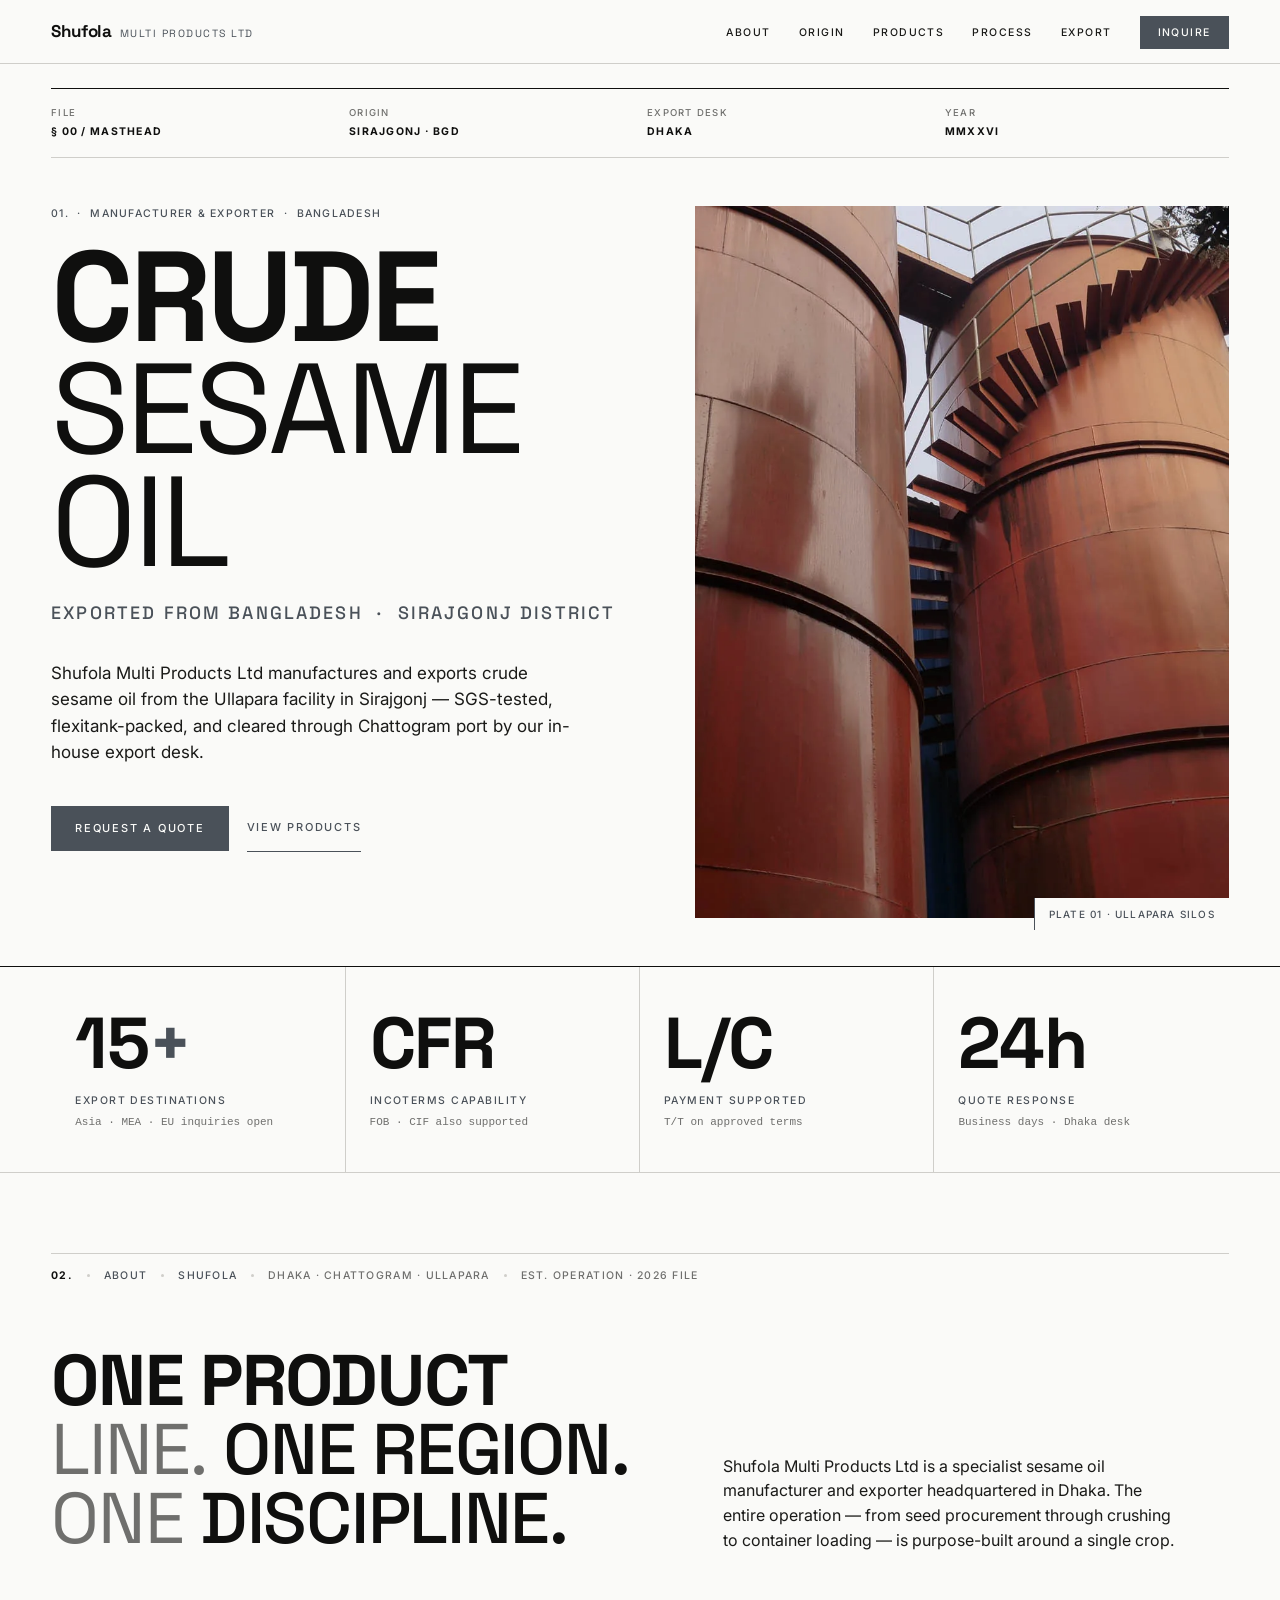
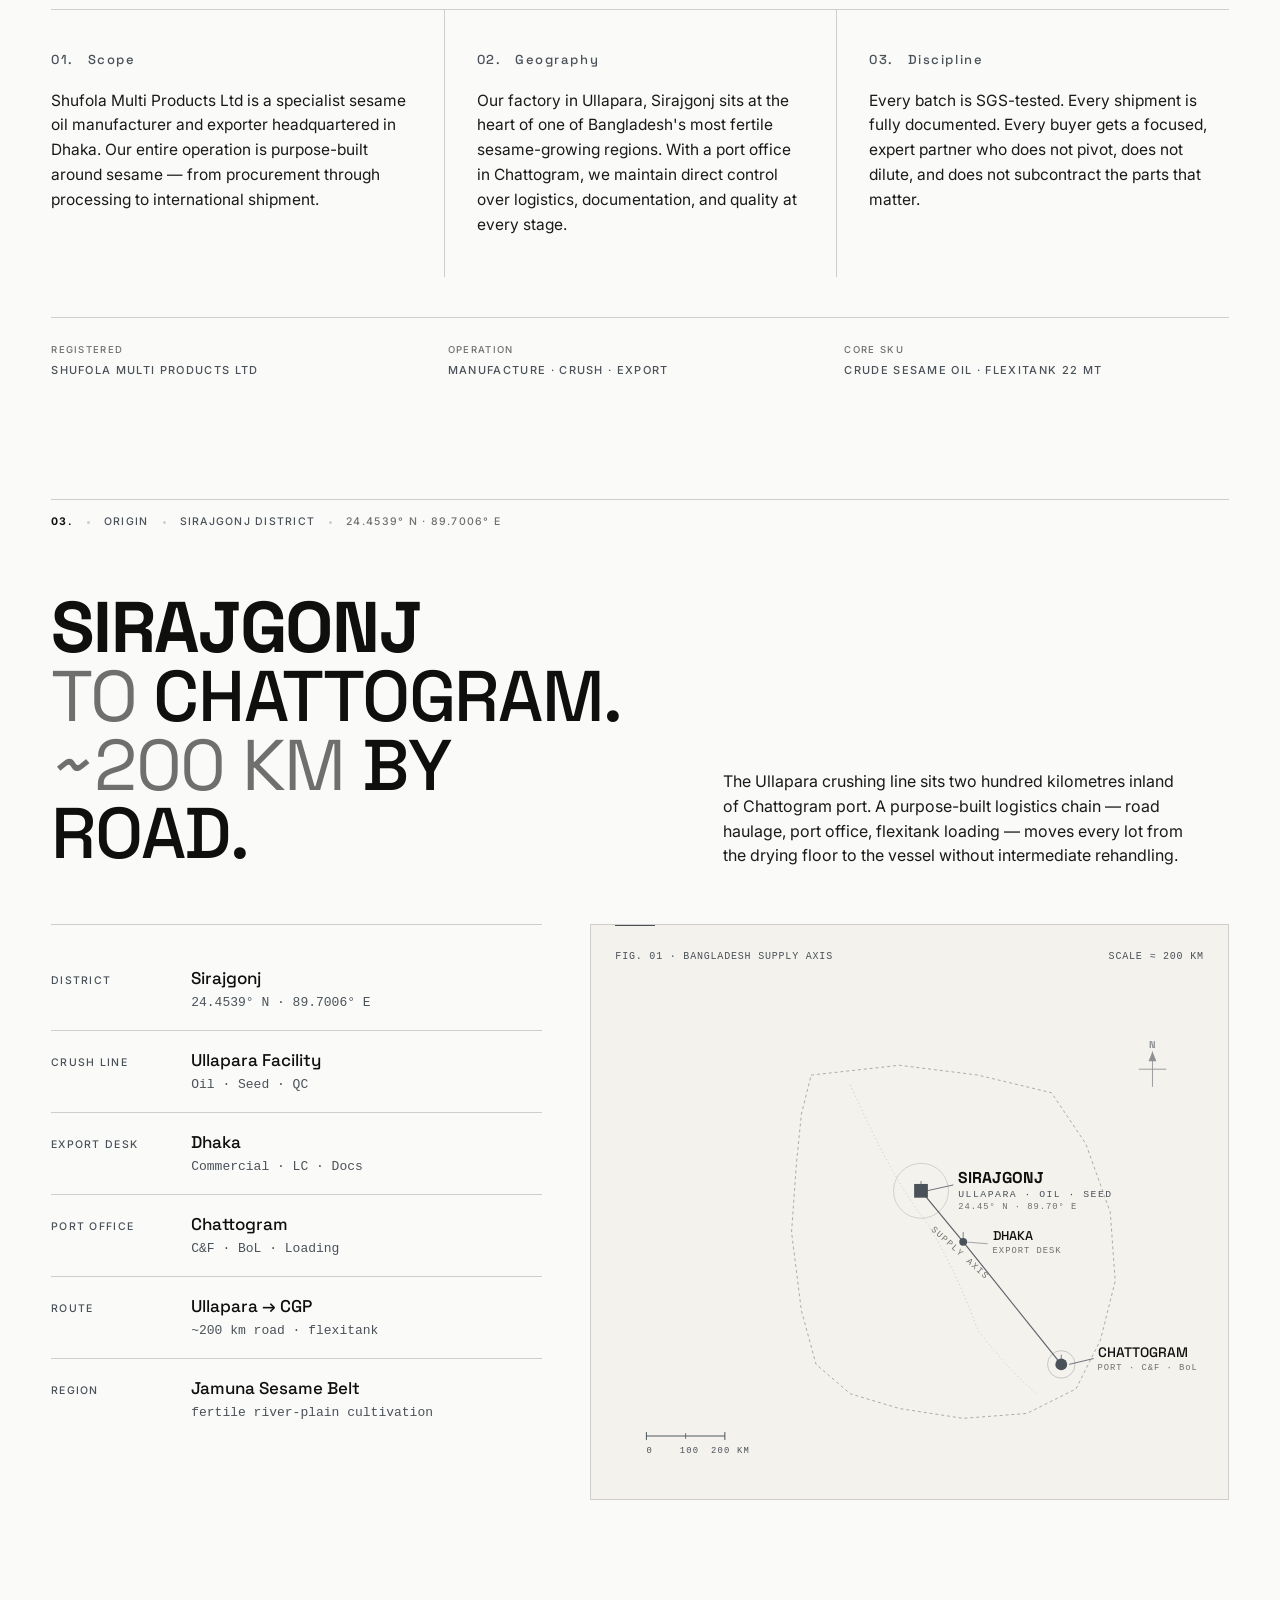
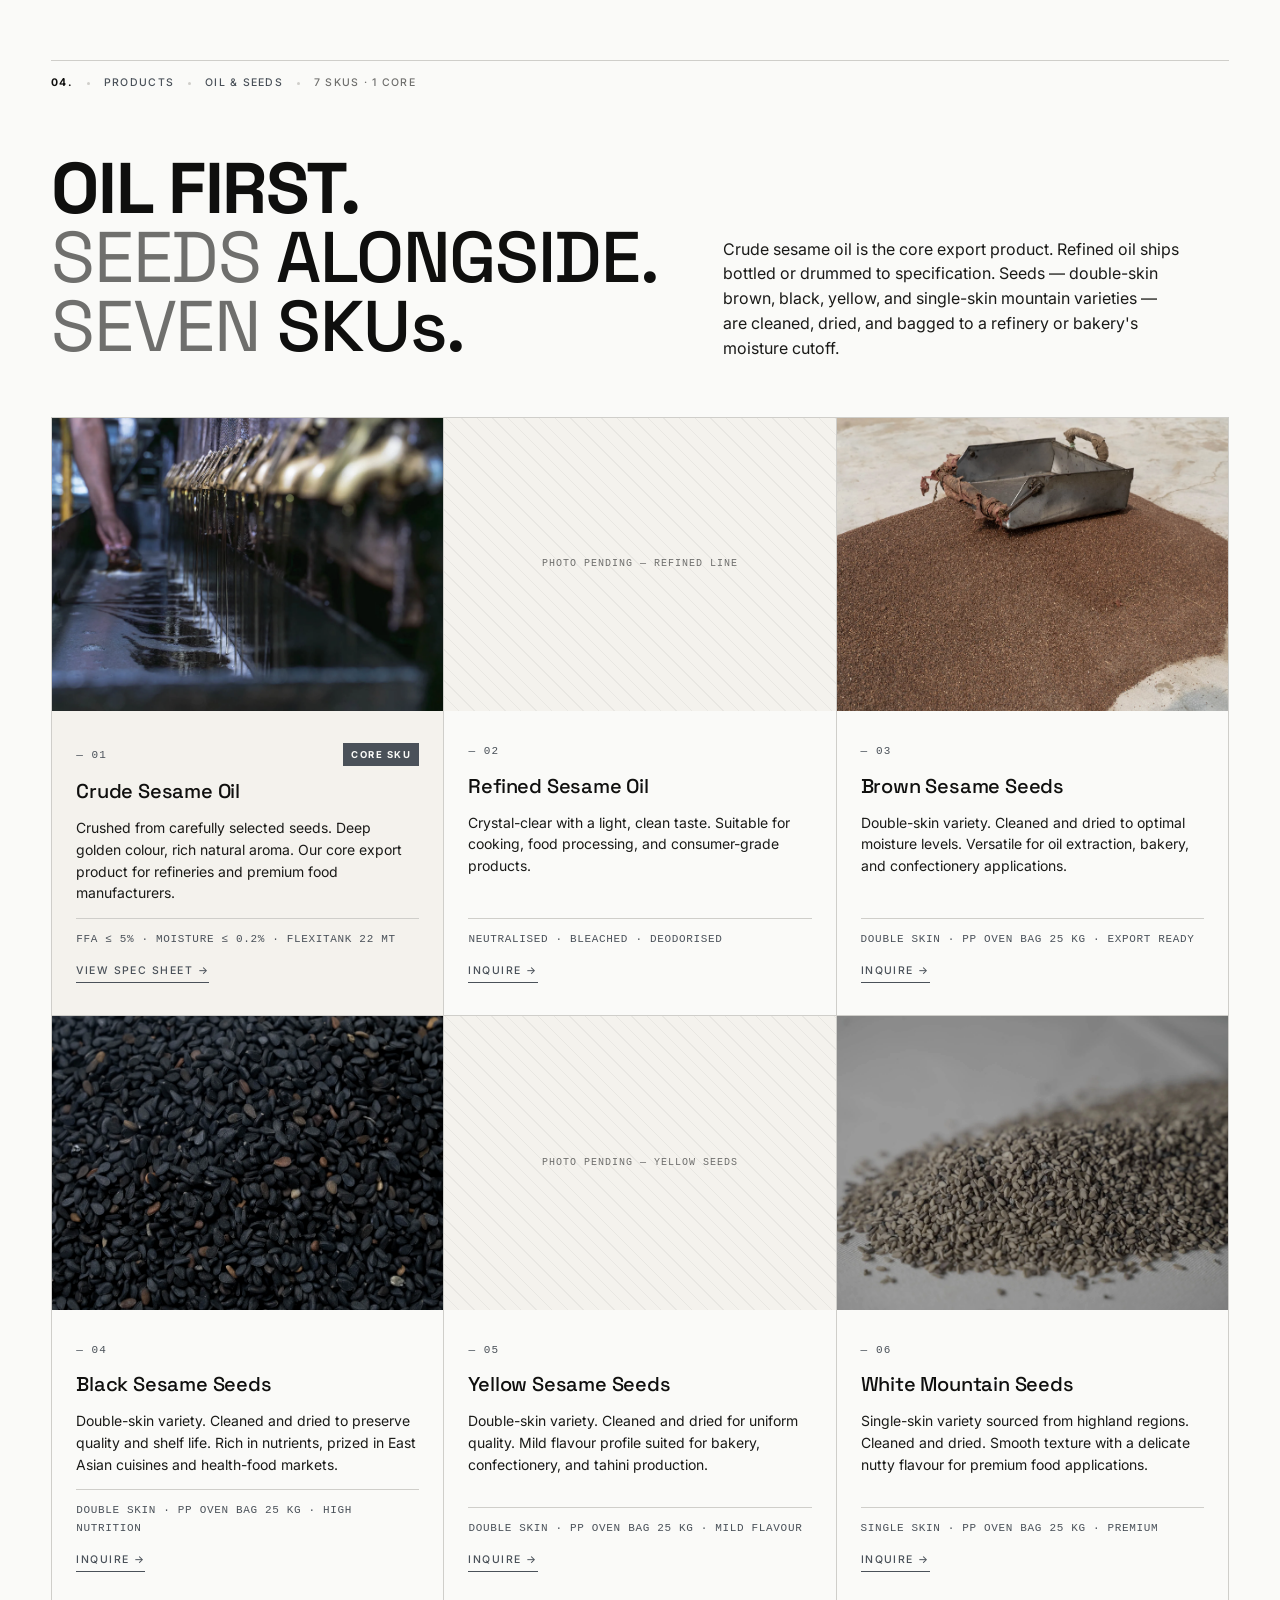
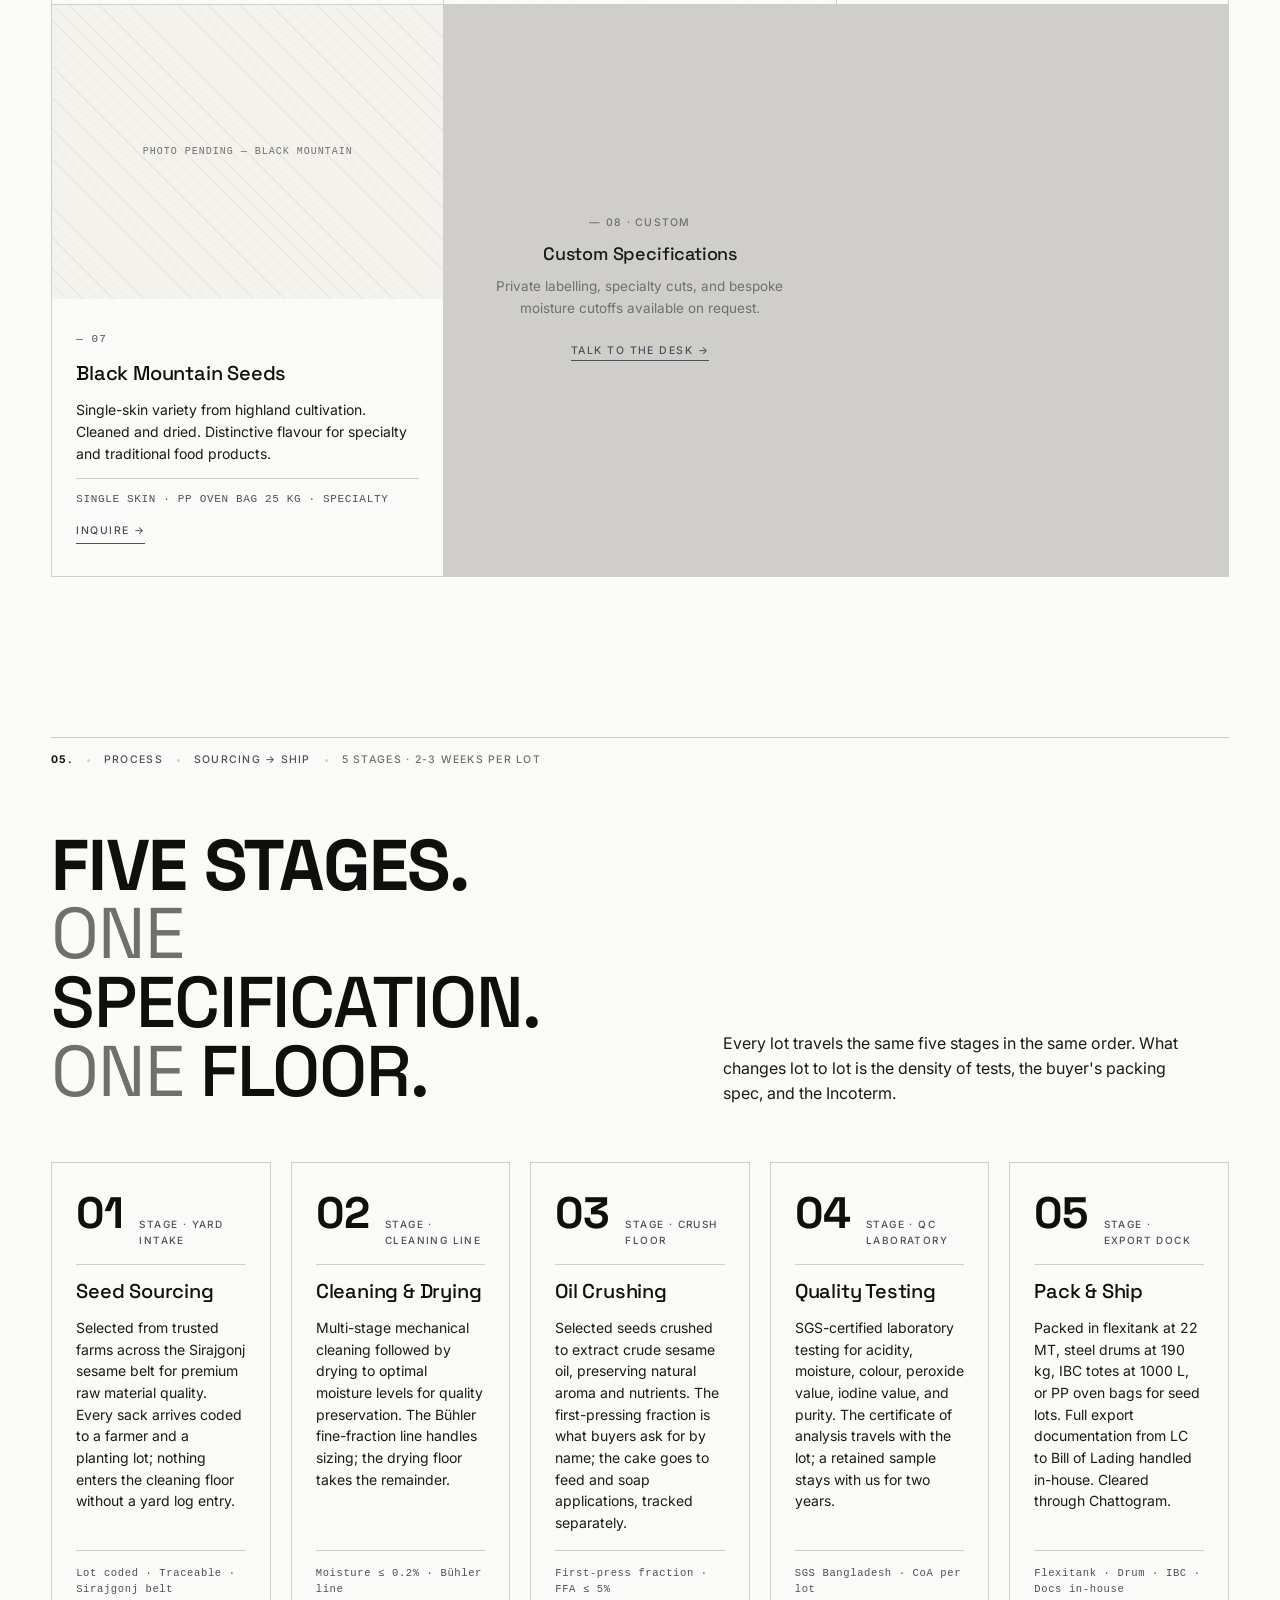
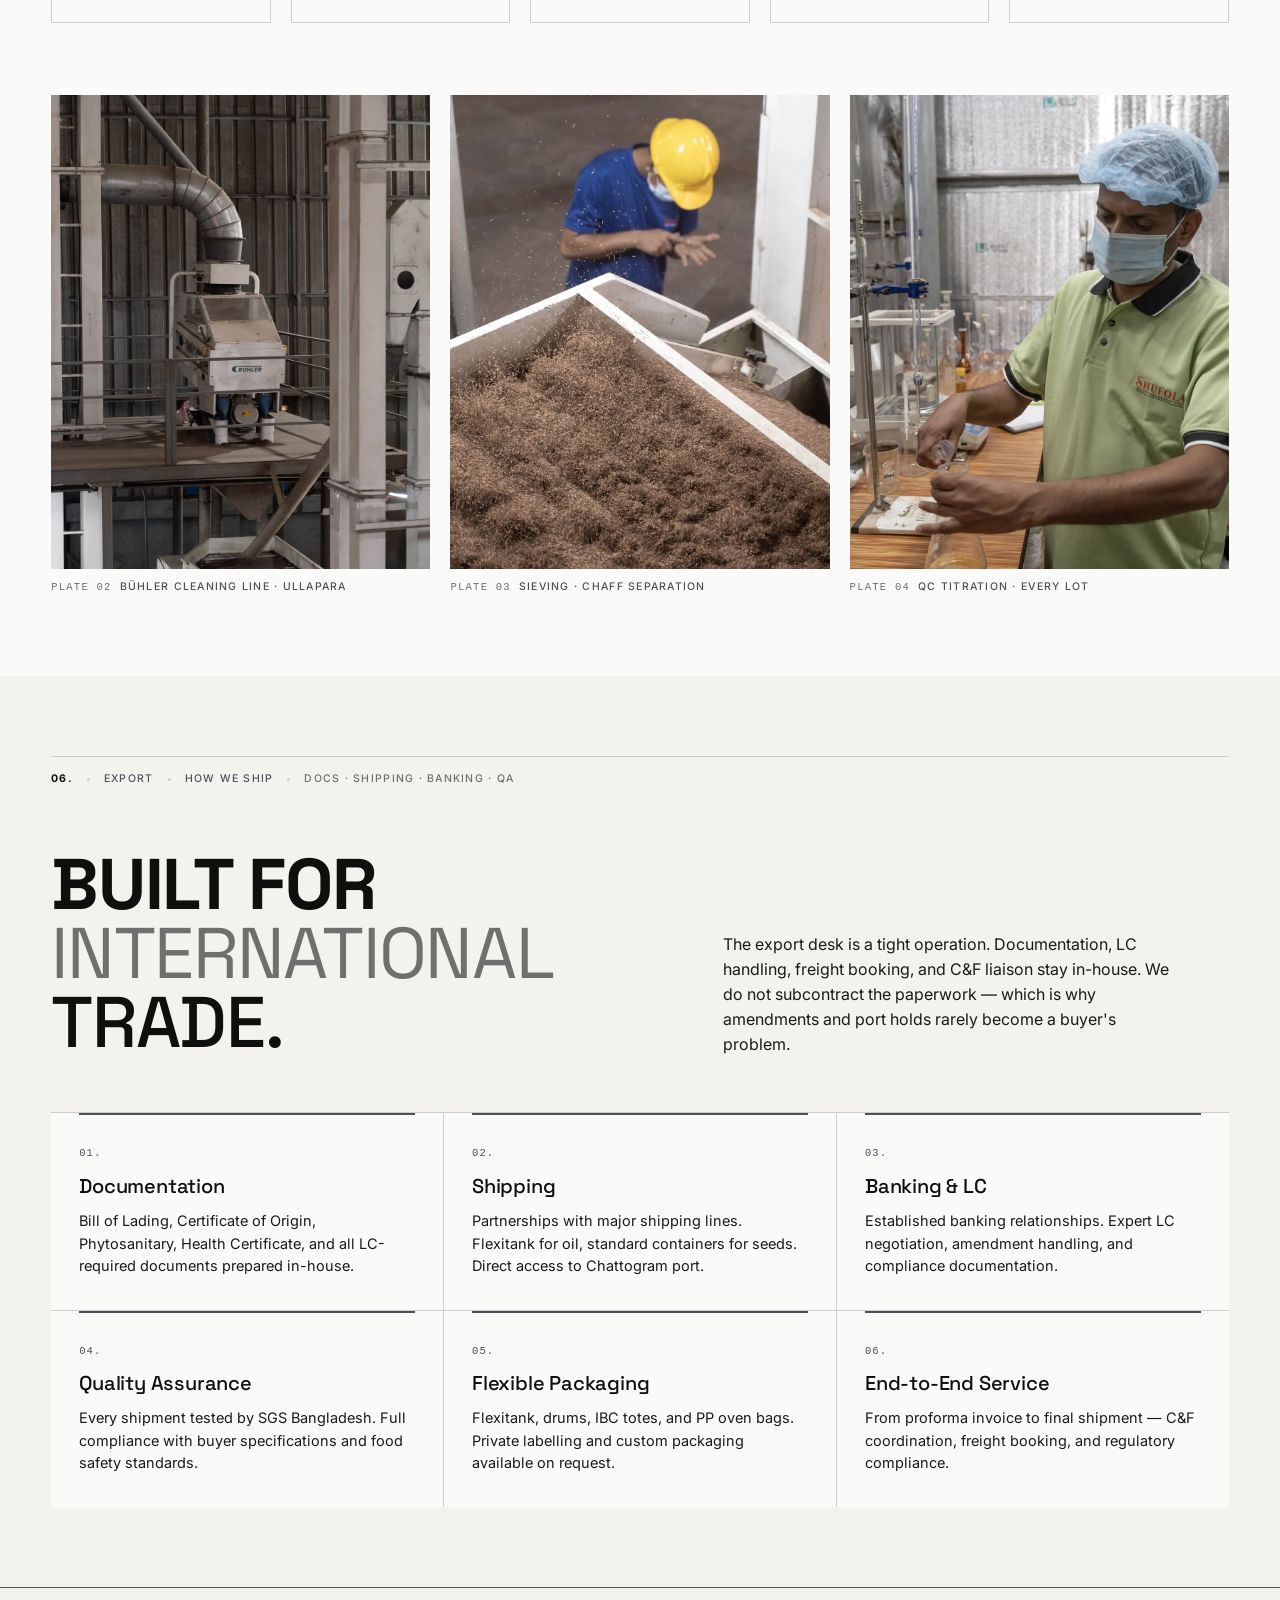
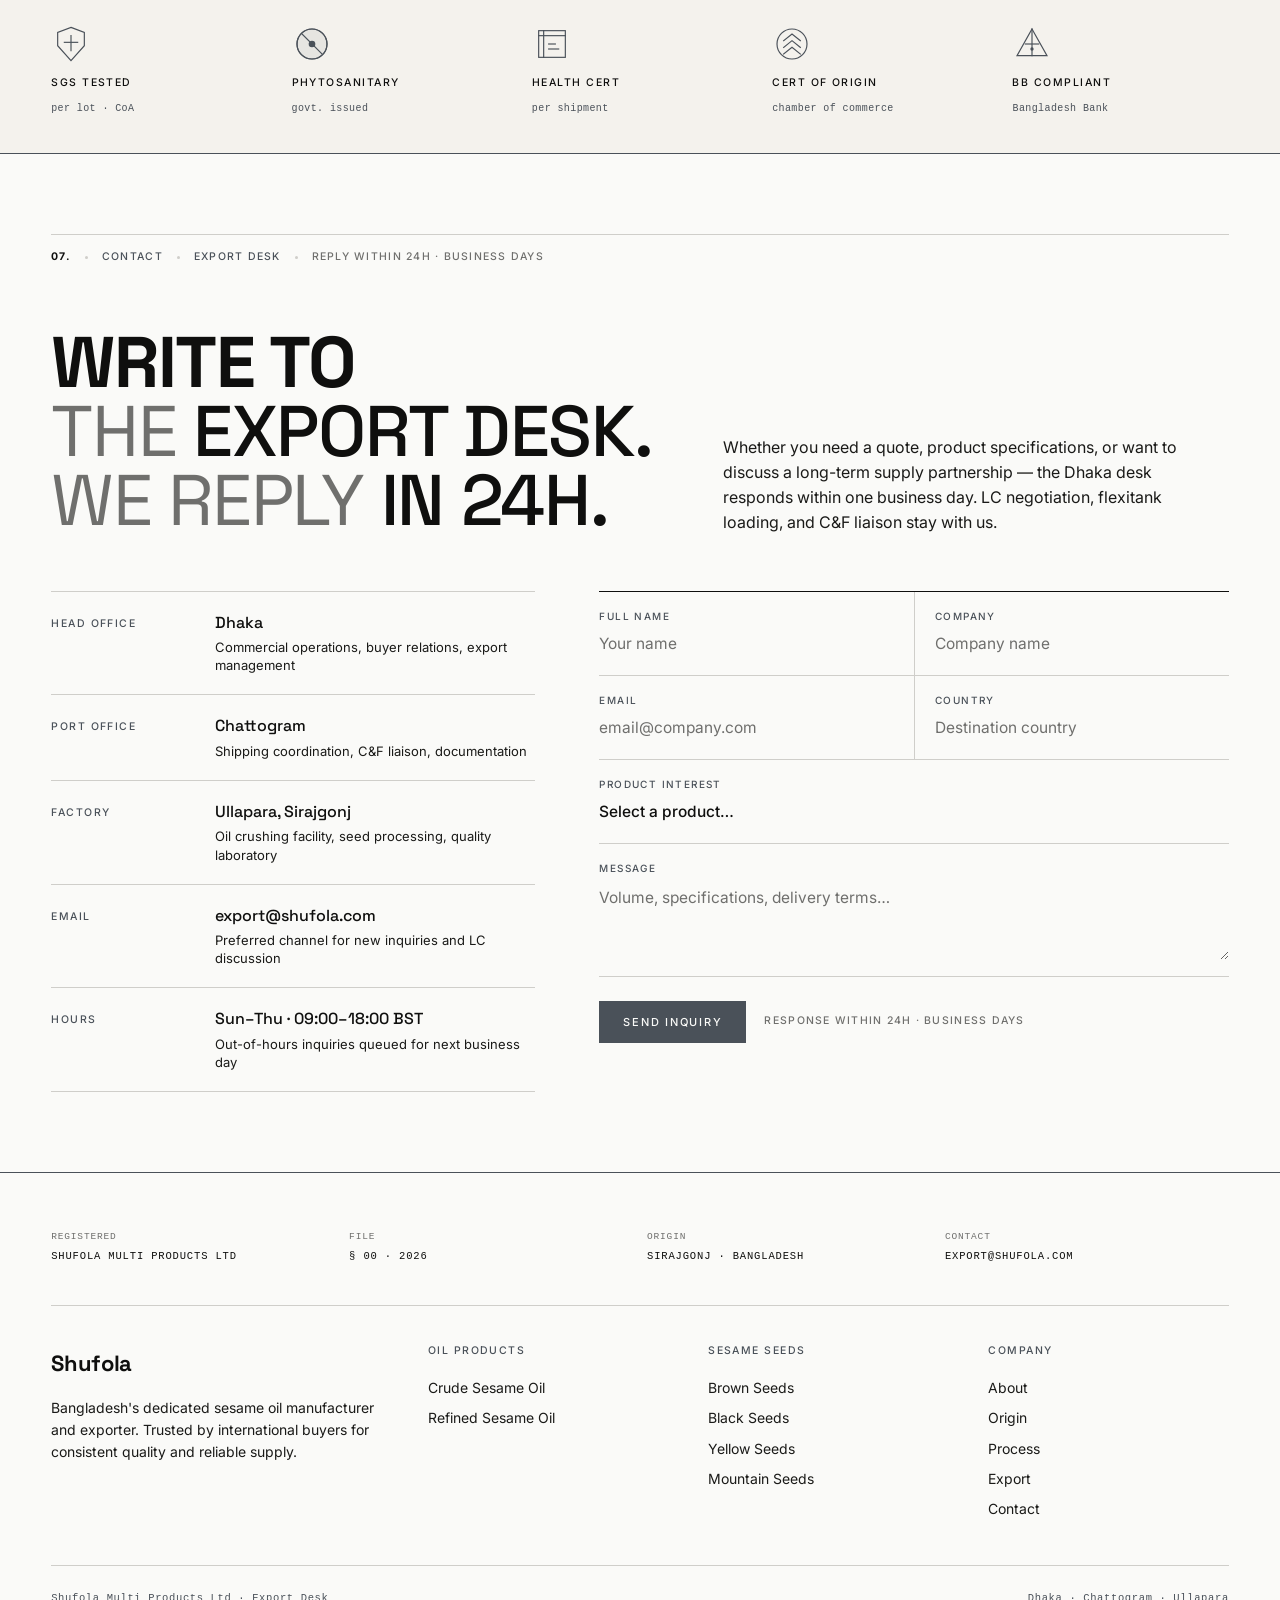
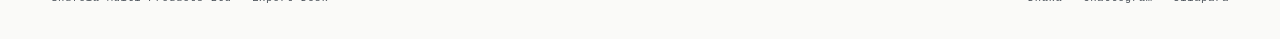
<file: mockups/v4-premium-industrial/home.html>
<!DOCTYPE html>
<html lang="en">
<head>
<meta charset="UTF-8">
<meta name="viewport" content="width=device-width, initial-scale=1.0">
<title>Shufola Multi Products Ltd — Sesame Oil Exporter, Sirajgonj, Bangladesh</title>
<meta name="description" content="Shufola Multi Products Ltd — SGS-tested crude sesame oil exporter from Sirajgonj, Bangladesh. Flexitank, drums, IBC totes. CFR, FOB, CIF incoterms. Dhaka export desk.">
<link rel="stylesheet" href="../../content/fonts.css">
<style>
:root {
  --paper: #FAFAF8; --paper-warm: #F4F2ED;
  --ink: #0F0F0E; --ink-90: #1A1A18;
  --mid: #6F6F6D; --rule: #CFCECA;
  --slate: #4A5159; --slate-deep: #333A41;
  --mono: ui-monospace, 'SF Mono', Menlo, Consolas, monospace;
  --max: 1280px; --gutter: clamp(20px, 4vw, 56px);
}

* { margin: 0; padding: 0; box-sizing: border-box; }
html { scroll-behavior: smooth; scroll-padding-top: 64px; }
body { font-family: var(--body); background: var(--paper); color: var(--ink-90); font-size: 15.5px; line-height: 1.6; font-weight: 400; -webkit-font-smoothing: antialiased; text-rendering: optimizeLegibility; }
::selection { background: var(--slate); color: var(--paper); }
h1, h2, h3, h4, h5 { font-family: var(--display); color: var(--ink); font-weight: 500; line-height: 1; letter-spacing: -0.015em; }
a { color: var(--slate); text-decoration: none; transition: color 0.2s; }
a:hover { color: var(--slate-deep); }
img { display: block; max-width: 100%; }

/* PHOTO: cool industrial */
.photo-cool { position: relative; overflow: hidden; background: var(--paper-warm); }
.photo-cool img { width: 100%; height: 100%; object-fit: cover; filter: contrast(1.03) saturate(0.92); }

/* UTILITIES */
.lbl { font-family: var(--body); font-size: 10.5px; font-weight: 500; letter-spacing: 0.12em; text-transform: uppercase; color: var(--slate); }
.mono { font-family: var(--mono); }

/* RULE DIVIDERS */
.rule-divider { height: 1px; background: var(--rule); clip-path: inset(0 100% 0 0); animation: rule-draw 0.8s ease-out forwards; animation-timeline: view(); animation-range: entry 0% entry 80%; }
.rule-divider.imm { clip-path: inset(0 0 0 0); }
@keyframes rule-draw { to { clip-path: inset(0 0 0 0); } }

/* NAV */
.nav { position: fixed; top: 0; left: 0; right: 0; z-index: 100; height: 64px; display: flex; align-items: center; justify-content: space-between; padding: 0 var(--gutter); background: rgba(250, 250, 248, 0.94); backdrop-filter: blur(8px); border-bottom: 1px solid var(--rule); }
.nav-brand { font-family: var(--display); font-weight: 700; font-size: 17px; letter-spacing: -0.01em; color: var(--ink); display: flex; align-items: baseline; gap: 8px; }
.nav-brand .mk { font-weight: 400; font-size: 10.5px; letter-spacing: 0.14em; text-transform: uppercase; color: var(--slate); }
.nav-list { display: flex; gap: 28px; list-style: none; align-items: center; }
.nav-list a { font-size: 10.5px; font-weight: 500; color: var(--ink-90); letter-spacing: 0.14em; text-transform: uppercase; }
.nav-list a:hover { color: var(--slate); }
.nav-list .cta { color: var(--paper); background: var(--slate); padding: 10px 18px; letter-spacing: 0.14em; }
.nav-list .cta:hover { background: var(--slate-deep); color: var(--paper); }
.menu-btn { display: none; background: none; border: none; cursor: pointer; padding: 6px; }
.menu-btn span { display: block; width: 22px; height: 1.5px; background: var(--ink); margin: 5px 0; }

/* SECTION SCAFFOLD */
.sec { max-width: var(--max); margin: 0 auto; padding: 80px var(--gutter); position: relative; }
.sec-meta { display: flex; align-items: center; gap: 14px; flex-wrap: wrap; padding: 14px 0; border-top: 1px solid var(--rule); margin-bottom: 48px; font-family: var(--body); font-size: 10.5px; font-weight: 500; letter-spacing: 0.12em; text-transform: uppercase; color: var(--slate); }
.sec-meta .dot { width: 3px; height: 3px; background: var(--rule); border-radius: 50%; }
.sec-meta .num { color: var(--ink); font-weight: 700; }
.sec-meta .mid { color: var(--mid); }
.sec-head { display: grid; grid-template-columns: 1fr; gap: 32px; margin-bottom: 56px; }
@media (min-width: 900px) { .sec-head { grid-template-columns: 1.2fr 1fr; gap: 64px; align-items: end; } }
.sec-head h2 { font-size: clamp(38px, 5.6vw, 78px); font-weight: 500; line-height: 0.96; letter-spacing: -0.018em; }
.sec-head h2 .w-light { font-weight: 400; color: var(--mid); }
.sec-head h2 .w-bold { font-weight: 700; }
.sec-lede { font-size: 16px; line-height: 1.55; color: var(--ink-90); max-width: 460px; }

/* HERO */
.hero { padding: 88px var(--gutter) 48px; max-width: var(--max); margin: 0 auto; }
.hero-meta { display: grid; grid-template-columns: 1fr; gap: 10px; padding: 16px 0; border-top: 1px solid var(--ink); border-bottom: 1px solid var(--rule); font-family: var(--body); font-size: 10.5px; font-weight: 500; letter-spacing: 0.12em; text-transform: uppercase; color: var(--slate); margin-bottom: 48px; }
@media (min-width: 720px) { .hero-meta { grid-template-columns: repeat(4, 1fr); gap: 14px; } }
.hero-meta .meta-k { color: var(--mid); display: block; font-size: 9.5px; margin-bottom: 4px; }
.hero-meta .meta-v { color: var(--ink); font-weight: 700; }
.hero-grid { display: grid; grid-template-columns: 1fr; gap: 40px; align-items: stretch; }
@media (min-width: 900px) { .hero-grid { grid-template-columns: 1.1fr 1fr; gap: 56px; } }
.hero-h1 { font-size: clamp(52px, 10vw, 140px); line-height: 0.88; letter-spacing: -0.028em; color: var(--ink); font-weight: 500; margin: 8px 0 0; }
.hero-h1 .l1 { display: block; font-weight: 700; }
.hero-h1 .l2 { display: block; font-weight: 400; color: var(--ink); }
.hero-h1 .l3 { display: block; font-size: clamp(16px, 1.4vw, 22px); font-weight: 500; text-transform: uppercase; color: var(--slate); margin-top: 22px; line-height: 1.3; letter-spacing: 0.12em; }
.hero-sub { margin-top: 36px; max-width: 520px; font-size: 17px; line-height: 1.55; color: var(--ink-90); }
.hero-cta-row { display: flex; gap: 18px; margin-top: 40px; flex-wrap: wrap; align-items: center; }
.btn-slate { background: var(--slate); color: var(--paper); padding: 14px 24px; font-size: 11px; font-weight: 500; letter-spacing: 0.16em; text-transform: uppercase; border: none; cursor: pointer; transition: background 0.2s; font-family: var(--body); }
.btn-slate:hover { background: var(--slate-deep); color: var(--paper); }
.btn-ghost { color: var(--slate); padding: 14px 0; font-size: 11px; font-weight: 500; letter-spacing: 0.16em; text-transform: uppercase; border-bottom: 1px solid var(--slate); }
.btn-ghost:hover { color: var(--slate-deep); border-color: var(--slate-deep); }
.hero-photo { position: relative; min-height: 420px; }
.hero-photo .photo-cool { width: 100%; height: 100%; aspect-ratio: 3 / 4; min-height: 420px; }
.hero-photo .cap { position: absolute; bottom: -12px; right: 0; background: var(--paper); padding: 8px 14px; font-family: var(--body); font-size: 10px; font-weight: 500; letter-spacing: 0.12em; text-transform: uppercase; color: var(--slate); border-left: 1px solid var(--slate); }
@media (max-width: 899px) { .hero-photo .photo-cool { aspect-ratio: 4 / 3; min-height: 320px; } }

/* STATS STRIP */
.stats-strip { border-top: 1px solid var(--ink); border-bottom: 1px solid var(--rule); background: var(--paper); padding: 0 var(--gutter); }
.stats-inner { max-width: var(--max); margin: 0 auto; display: grid; grid-template-columns: repeat(2, 1fr); gap: 0; }
@media (min-width: 720px) { .stats-inner { grid-template-columns: repeat(4, 1fr); } }
.stat { padding: 40px 24px; border-right: 1px solid var(--rule); position: relative; }
.stats-inner .stat:last-child { border-right: none; }
@media (max-width: 719px) {
  .stats-inner .stat:nth-child(2n) { border-right: none; }
  .stats-inner .stat:nth-child(-n+2) { border-bottom: 1px solid var(--rule); }
}
.stat-num { font-family: var(--display); font-size: clamp(44px, 6vw, 72px); font-weight: 700; line-height: 1; color: var(--ink); letter-spacing: -0.02em; display: block; }
.stat-lbl { margin-top: 14px; font-family: var(--body); font-size: 10.5px; font-weight: 500; letter-spacing: 0.14em; text-transform: uppercase; color: var(--slate); }
.stat-hint { margin-top: 4px; font-size: 11px; color: var(--mid); font-family: var(--mono); }

@property --count { syntax: '<integer>'; initial-value: 0; inherits: false; }
.counter-ticker { animation: count-up 2.4s ease-out forwards; animation-timeline: view(); animation-range: entry 0% entry 60%; }
.counter-ticker::after { content: counter(count); }
.counter-ticker.c15 { counter-reset: count var(--count); animation-name: count-to-15; }
.counter-ticker.c24 { counter-reset: count var(--count); animation-name: count-to-24; }
@keyframes count-to-15 { from { --count: 0; } to { --count: 15; } }
@keyframes count-to-24 { from { --count: 0; } to { --count: 24; } }

/* ABOUT */
.about-grid { display: grid; grid-template-columns: 1fr; gap: 0; border-top: 1px solid var(--rule); }
@media (min-width: 900px) { .about-grid { grid-template-columns: repeat(3, 1fr); } .about-col + .about-col { border-left: 1px solid var(--rule); } }
.about-col { padding: 32px 24px 32px 0; }
@media (min-width: 900px) {
  .about-col { padding: 40px 32px; }
  .about-col:first-child { padding-left: 0; }
  .about-col:last-child { padding-right: 0; }
}
.about-col .num { font-family: var(--display); font-size: 13px; font-weight: 500; letter-spacing: 0.12em; color: var(--slate); margin-bottom: 18px; display: block; }
.about-col p { font-size: 15.5px; line-height: 1.6; color: var(--ink-90); }
.about-sig { margin-top: 40px; padding-top: 24px; border-top: 1px solid var(--rule); display: grid; grid-template-columns: 1fr; gap: 12px; }
@media (min-width: 720px) { .about-sig { grid-template-columns: repeat(3, 1fr); } }
.about-sig div { font-family: var(--body); font-size: 11px; font-weight: 500; letter-spacing: 0.12em; text-transform: uppercase; color: var(--slate); }
.about-sig div .k { color: var(--mid); display: block; font-size: 9.5px; margin-bottom: 4px; }

/* ORIGIN MAP */
.origin-grid { display: grid; grid-template-columns: 1fr; gap: 32px; }
@media (min-width: 900px) { .origin-grid { grid-template-columns: 1fr 1.3fr; gap: 48px; align-items: start; } }
.origin-facts { border-top: 1px solid var(--rule); padding-top: 24px; }
.origin-fact { display: grid; grid-template-columns: 120px 1fr; gap: 20px; padding: 18px 0; border-bottom: 1px solid var(--rule); align-items: baseline; }
.origin-fact .k { font-family: var(--body); font-size: 10.5px; font-weight: 500; letter-spacing: 0.12em; text-transform: uppercase; color: var(--slate); }
.origin-fact .v { font-family: var(--display); font-size: 17px; font-weight: 500; color: var(--ink); line-height: 1.3; }
.origin-fact .v .mono { font-family: var(--mono); font-size: 13px; color: var(--slate); }
.origin-map-wrap { background: var(--paper-warm); padding: 24px; border: 1px solid var(--rule); position: relative; }
.origin-map-wrap::before { content: ''; position: absolute; top: 0; left: 24px; width: 40px; height: 1px; background: var(--slate); }
.origin-map-meta { display: flex; justify-content: space-between; margin-bottom: 12px; font-family: var(--mono); font-size: 10px; letter-spacing: 0.08em; text-transform: uppercase; color: var(--slate); }

/* PRODUCTS */
.prod-grid { display: grid; grid-template-columns: 1fr; gap: 1px; background: var(--rule); border: 1px solid var(--rule); }
@media (min-width: 640px) { .prod-grid { grid-template-columns: repeat(2, 1fr); } }
@media (min-width: 1024px) { .prod-grid { grid-template-columns: repeat(3, 1fr); } }
.prod { background: var(--paper); padding: 28px 24px 32px; display: flex; flex-direction: column; gap: 14px; min-height: 380px; position: relative; }
.prod.featured { background: var(--paper-warm); }
.prod-photo { aspect-ratio: 4 / 3; background: var(--paper-warm); margin: -28px -24px 0; position: relative; overflow: hidden; }
.prod-photo img { width: 100%; height: 100%; object-fit: cover; filter: contrast(1.03) saturate(0.92); }
.prod-photo .gap { position: absolute; inset: 0; display: flex; align-items: center; justify-content: center; font-family: var(--mono); font-size: 10px; letter-spacing: 0.1em; text-transform: uppercase; color: var(--mid); background: repeating-linear-gradient(45deg, transparent, transparent 10px, rgba(207, 206, 202, 0.3) 10px, rgba(207, 206, 202, 0.3) 11px); }
.prod-head { display: flex; justify-content: space-between; align-items: baseline; margin-top: 18px; }
.prod-num { font-family: var(--mono); font-size: 11px; letter-spacing: 0.1em; color: var(--slate); }
.prod-core { font-family: var(--body); font-size: 9.5px; font-weight: 700; letter-spacing: 0.16em; text-transform: uppercase; color: var(--paper); background: var(--slate); padding: 4px 8px; }
.prod h3 { font-family: var(--display); font-size: 20px; font-weight: 500; color: var(--ink); letter-spacing: -0.01em; line-height: 1.15; }
.prod-short { font-size: 14px; line-height: 1.55; color: var(--ink-90); flex-grow: 1; }
.prod-spec { font-family: var(--mono); font-size: 11px; letter-spacing: 0.06em; color: var(--slate); padding-top: 12px; border-top: 1px solid var(--rule); }
.prod-link { font-family: var(--body); font-size: 10.5px; font-weight: 500; letter-spacing: 0.14em; text-transform: uppercase; color: var(--slate); border-bottom: 1px solid var(--slate); padding-bottom: 3px; align-self: flex-start; }
.prod-link:hover { color: var(--slate-deep); border-color: var(--slate-deep); }

/* PROCESS SCROLLER */
.process-scroller { display: grid; grid-auto-flow: column; grid-auto-columns: min(80vw, 320px); gap: 20px; overflow-x: auto; scroll-snap-type: x mandatory; scroll-padding: 24px; padding-bottom: 16px; scrollbar-width: thin; scrollbar-color: var(--slate) transparent; margin: 0 calc(var(--gutter) * -1); padding-left: var(--gutter); padding-right: var(--gutter); }
.process-scroller::-webkit-scrollbar { height: 4px; }
.process-scroller::-webkit-scrollbar-track { background: var(--rule); }
.process-scroller::-webkit-scrollbar-thumb { background: var(--slate); }
.ps { scroll-snap-align: start; background: var(--paper); border: 1px solid var(--rule); padding: 28px 24px 24px; display: flex; flex-direction: column; gap: 16px; min-height: 320px; }
.ps-head { display: flex; align-items: baseline; gap: 16px; border-bottom: 1px solid var(--rule); padding-bottom: 16px; }
.ps-num { font-family: var(--display); font-size: 44px; font-weight: 700; color: var(--ink); line-height: 1; letter-spacing: -0.02em; }
.ps-stage { font-family: var(--body); font-size: 10px; font-weight: 500; letter-spacing: 0.14em; text-transform: uppercase; color: var(--slate); }
.ps h4 { font-family: var(--display); font-size: 20px; font-weight: 500; color: var(--ink); letter-spacing: -0.01em; }
.ps p { font-size: 14px; line-height: 1.55; color: var(--ink-90); }
.ps-tech { margin-top: auto; padding-top: 14px; border-top: 1px solid var(--rule); font-family: var(--mono); font-size: 10.5px; color: var(--slate); letter-spacing: 0.06em; }
@media (min-width: 1024px) { .process-scroller { grid-auto-columns: minmax(200px, 1fr); overflow-x: visible; margin: 0; padding-left: 0; padding-right: 0; } }

/* FACILITY STRIP */
.facility-strip { margin-top: 56px; display: grid; grid-template-columns: 1fr; gap: 16px; }
@media (min-width: 720px) { .facility-strip { grid-template-columns: repeat(3, 1fr); gap: 20px; } }
.facility-shot { display: flex; flex-direction: column; gap: 10px; }
.facility-shot .photo-cool { aspect-ratio: 4 / 5; }
.facility-shot .cap { font-family: var(--body); font-size: 10.5px; font-weight: 500; letter-spacing: 0.12em; text-transform: uppercase; color: var(--slate); display: flex; gap: 8px; align-items: baseline; }
.facility-shot .cap .mono { font-family: var(--mono); color: var(--mid); }

/* EXPORT */
.exp-grid { display: grid; grid-template-columns: 1fr; gap: 1px; background: var(--rule); border-top: 1px solid var(--rule); }
@media (min-width: 720px) { .exp-grid { grid-template-columns: repeat(2, 1fr); } }
@media (min-width: 1024px) { .exp-grid { grid-template-columns: repeat(3, 1fr); } }
.exp { background: var(--paper); padding: 32px 28px; display: flex; flex-direction: column; gap: 14px; position: relative; }
.exp::before { content: ''; position: absolute; top: 0; left: 28px; right: 28px; height: 2px; background: var(--slate); }
.exp-num { font-family: var(--mono); font-size: 10.5px; letter-spacing: 0.1em; color: var(--slate); }
.exp h4 { font-family: var(--display); font-size: 20px; font-weight: 500; color: var(--ink); letter-spacing: -0.01em; }
.exp p { font-size: 14.5px; line-height: 1.55; color: var(--ink-90); }

/* CERT BAND */
.cert-band { background: var(--paper-warm); padding: 36px var(--gutter); border-top: 1px solid var(--slate); border-bottom: 1px solid var(--slate); }
.cert-inner { max-width: var(--max); margin: 0 auto; display: grid; grid-template-columns: repeat(2, 1fr); gap: 28px 24px; }
@media (min-width: 720px) { .cert-inner { grid-template-columns: repeat(5, 1fr); } }
.cert { display: flex; flex-direction: column; gap: 12px; align-items: flex-start; }
.cert-mark { width: 40px; height: 40px; display: flex; align-items: center; justify-content: center; }
.cert-lbl { font-family: var(--body); font-size: 10.5px; font-weight: 500; letter-spacing: 0.14em; text-transform: uppercase; color: var(--ink); line-height: 1.3; }
.cert-sub { font-family: var(--mono); font-size: 10px; color: var(--slate); letter-spacing: 0.04em; }

/* CONTACT */
.contact-grid { display: grid; grid-template-columns: 1fr; gap: 40px; }
@media (min-width: 900px) { .contact-grid { grid-template-columns: 1fr 1.3fr; gap: 64px; align-items: start; } }
.contact-info { display: flex; flex-direction: column; gap: 0; border-top: 1px solid var(--rule); }
.contact-info-row { padding: 20px 0; border-bottom: 1px solid var(--rule); display: grid; grid-template-columns: 1fr; gap: 6px; }
@media (min-width: 540px) { .contact-info-row { grid-template-columns: 140px 1fr; gap: 24px; } }
.contact-info-row .k { font-family: var(--body); font-size: 10.5px; font-weight: 500; letter-spacing: 0.14em; text-transform: uppercase; color: var(--slate); padding-top: 4px; }
.contact-info-row .v { font-family: var(--display); font-size: 16px; font-weight: 500; color: var(--ink); line-height: 1.4; }
.contact-info-row .v .sub { display: block; font-family: var(--body); font-size: 13px; font-weight: 400; color: var(--ink-90); margin-top: 4px; }

/* FORM */
.cform { display: grid; grid-template-columns: 1fr; gap: 0; border-top: 1px solid var(--ink); }
.cform-row { display: grid; grid-template-columns: 1fr; }
@media (min-width: 540px) { .cform-row.two { grid-template-columns: 1fr 1fr; } .cform-row.two .ff + .ff { border-left: 1px solid var(--rule); } }
.ff { padding: 16px 0; border-bottom: 1px solid var(--rule); display: flex; flex-direction: column; gap: 4px; }
.cform-row.two .ff { padding: 16px 20px; }
.cform-row.two .ff:first-child { padding-left: 0; }
.cform-row.two .ff:last-child { padding-right: 0; }
.cform .ff.full { padding: 16px 0; }
.ff label { font-family: var(--body); font-size: 10px; font-weight: 500; letter-spacing: 0.14em; text-transform: uppercase; color: var(--slate); }
.ff input, .ff select, .ff textarea { border: none; background: transparent; font-family: var(--body); font-size: 15.5px; color: var(--ink); padding: 6px 0; outline: none; width: 100%; font-weight: 500; }
.ff input::placeholder, .ff textarea::placeholder { color: var(--mid); font-weight: 400; }
.ff textarea { resize: vertical; min-height: 80px; line-height: 1.5; }
.ff select { appearance: none; cursor: pointer; }
.cform-actions { padding: 24px 0 0; display: flex; gap: 18px; flex-wrap: wrap; align-items: center; }

/* FOOTER */
.footer { background: var(--paper); border-top: 1px solid var(--slate); padding: 56px var(--gutter) 32px; }
.footer-inner { max-width: var(--max); margin: 0 auto; }
.footer-meta { display: grid; grid-template-columns: 1fr; gap: 8px; padding-bottom: 40px; margin-bottom: 40px; border-bottom: 1px solid var(--rule); font-family: var(--mono); font-size: 10.5px; letter-spacing: 0.08em; text-transform: uppercase; color: var(--slate); }
@media (min-width: 720px) { .footer-meta { grid-template-columns: repeat(4, 1fr); gap: 14px; } }
.footer-meta .k { color: var(--mid); display: block; font-size: 9.5px; margin-bottom: 4px; }
.footer-meta .v { color: var(--ink); font-weight: 500; }
.footer-grid { display: grid; grid-template-columns: 1fr; gap: 32px; margin-bottom: 40px; }
@media (min-width: 720px) { .footer-grid { grid-template-columns: 1.4fr repeat(3, 1fr); gap: 40px; } }
.footer-desc { max-width: 360px; font-size: 14px; line-height: 1.55; color: var(--ink-90); }
.footer-brand { font-family: var(--display); font-size: 22px; font-weight: 700; color: var(--ink); letter-spacing: -0.015em; margin-bottom: 16px; display: block; }
.footer-col h5 { font-family: var(--body); font-size: 10.5px; font-weight: 500; letter-spacing: 0.14em; text-transform: uppercase; color: var(--slate); margin-bottom: 16px; }
.footer-col a { display: block; color: var(--ink-90); font-size: 14px; padding: 4px 0; }
.footer-col a:hover { color: var(--slate); }
.footer-bottom { display: flex; justify-content: space-between; flex-wrap: wrap; gap: 10px; padding-top: 24px; border-top: 1px solid var(--rule); font-family: var(--mono); font-size: 10.5px; color: var(--slate); letter-spacing: 0.06em; }

/* REVEAL */
.reveal { opacity: 0; transform: translateY(12px); transition: opacity 0.5s ease-out, transform 0.5s ease-out; }
.reveal.visible { opacity: 1; transform: translateY(0); }

/* MOTION OFF */
@media (prefers-reduced-motion: reduce) {
  * { animation-duration: 0.001ms !important; animation-iteration-count: 1 !important; transition-duration: 0.001ms !important; }
  .rule-divider { clip-path: inset(0 0 0 0) !important; }
  .reveal { opacity: 1 !important; transform: none !important; }
  html { scroll-behavior: auto; }
}

/* MOBILE NAV */
@media (max-width: 820px) {
  .nav-list { display: none; }
  .menu-btn { display: block; }
  .nav-list.open { display: flex; flex-direction: column; position: absolute; top: 64px; left: 0; right: 0; background: var(--paper); border-bottom: 1px solid var(--rule); padding: 20px var(--gutter); gap: 20px; }
  .nav-list.open .cta { align-self: flex-start; }
}
</style>
</head>
<body class="theme-v4">

<nav class="nav" aria-label="Primary">
  <a href="#top" class="nav-brand">
    Shufola
    <span class="mk">Multi Products Ltd</span>
  </a>
  <ul class="nav-list" id="navList">
    <li><a href="#about">About</a></li>
    <li><a href="#origin">Origin</a></li>
    <li><a href="#products">Products</a></li>
    <li><a href="#process">Process</a></li>
    <li><a href="#export">Export</a></li>
    <li><a href="#contact" class="cta">Inquire</a></li>
  </ul>
  <button class="menu-btn" aria-label="Toggle menu" aria-expanded="false" id="menuBtn">
    <span></span><span></span><span></span>
  </button>
</nav>

<main id="top">

<!-- ═══════════════ HERO ═══════════════ -->
<section class="hero" aria-labelledby="hero-h1">
  <div class="hero-meta">
    <div><span class="meta-k">File</span><span class="meta-v">§ 00 / Masthead</span></div>
    <div><span class="meta-k">Origin</span><span class="meta-v">Sirajgonj · BGD</span></div>
    <div><span class="meta-k">Export Desk</span><span class="meta-v">Dhaka</span></div>
    <div><span class="meta-k">Year</span><span class="meta-v">MMXXVI</span></div>
  </div>

  <div class="hero-grid">
    <div class="hero-copy">
      <span class="lbl" style="display:block; margin-bottom:18px;">01. &nbsp;·&nbsp; Manufacturer &amp; Exporter &nbsp;·&nbsp; Bangladesh</span>
      <h1 class="hero-h1" id="hero-h1">
        <span class="l1">CRUDE</span>
        <span class="l2">SESAME OIL</span>
        <span class="l3">Exported from Bangladesh &nbsp;·&nbsp; Sirajgonj District</span>
      </h1>
      <p class="hero-sub">
        Shufola Multi Products Ltd manufactures and exports crude sesame oil from the Ullapara facility in Sirajgonj — SGS-tested, flexitank-packed, and cleared through Chattogram port by our in-house export desk.
      </p>
      <div class="hero-cta-row">
        <a href="#contact" class="btn-slate">Request a Quote</a>
        <a href="#products" class="btn-ghost">View Products</a>
      </div>
    </div>
    <figure class="hero-photo">
      <div class="photo-cool">
        <img src="../../content/assets/p1455288.webp" alt="Three large rust-orange storage silos with spiral access stairs at the Ullapara factory, overcast daylight, tree branches framing upper right">
      </div>
      <span class="cap">Plate 01 · Ullapara silos</span>
    </figure>
  </div>
</section>

<!-- ═══════════════ STATS ═══════════════ -->
<section class="stats-strip" aria-label="Operational figures">
  <div class="stats-inner">
    <div class="stat">
      <span class="stat-num">15<span style="color:var(--slate);">+</span></span>
      <div class="stat-lbl">Export Destinations</div>
      <div class="stat-hint">Asia · MEA · EU inquiries open</div>
    </div>
    <div class="stat">
      <span class="stat-num">CFR</span>
      <div class="stat-lbl">Incoterms Capability</div>
      <div class="stat-hint">FOB · CIF also supported</div>
    </div>
    <div class="stat">
      <span class="stat-num">L/C</span>
      <div class="stat-lbl">Payment Supported</div>
      <div class="stat-hint">T/T on approved terms</div>
    </div>
    <div class="stat">
      <span class="stat-num">24h</span>
      <div class="stat-lbl">Quote Response</div>
      <div class="stat-hint">Business days · Dhaka desk</div>
    </div>
  </div>
</section>

<!-- ═══════════════ ABOUT ═══════════════ -->
<section class="sec" id="about" aria-labelledby="about-h2">
  <div class="sec-meta">
    <span class="num">02.</span>
    <span class="dot"></span>
    <span>About</span>
    <span class="dot"></span>
    <span>Shufola</span>
    <span class="dot"></span>
    <span class="mid">Dhaka · Chattogram · Ullapara</span>
    <span class="dot"></span>
    <span class="mid">Est. Operation · 2026 file</span>
  </div>

  <div class="sec-head">
    <h2 id="about-h2">
      <span class="w-bold">ONE PRODUCT</span><br>
      <span class="w-light">LINE.</span> ONE REGION.<br>
      <span class="w-light">ONE</span> DISCIPLINE.
    </h2>
    <p class="sec-lede">
      Shufola Multi Products Ltd is a specialist sesame oil manufacturer and exporter headquartered in Dhaka. The entire operation — from seed procurement through crushing to container loading — is purpose-built around a single crop.
    </p>
  </div>

  <div class="about-grid">
    <div class="about-col reveal">
      <span class="num">01. &nbsp; Scope</span>
      <p>
        Shufola Multi Products Ltd is a specialist sesame oil manufacturer and exporter headquartered in Dhaka. Our entire operation is purpose-built around sesame — from procurement through processing to international shipment.
      </p>
    </div>
    <div class="about-col reveal">
      <span class="num">02. &nbsp; Geography</span>
      <p>
        Our factory in Ullapara, Sirajgonj sits at the heart of one of Bangladesh's most fertile sesame-growing regions. With a port office in Chattogram, we maintain direct control over logistics, documentation, and quality at every stage.
      </p>
    </div>
    <div class="about-col reveal">
      <span class="num">03. &nbsp; Discipline</span>
      <p>
        Every batch is SGS-tested. Every shipment is fully documented. Every buyer gets a focused, expert partner who does not pivot, does not dilute, and does not subcontract the parts that matter.
      </p>
    </div>
  </div>

  <div class="about-sig">
    <div><span class="k">Registered</span>Shufola Multi Products Ltd</div>
    <div><span class="k">Operation</span>Manufacture · Crush · Export</div>
    <div><span class="k">Core SKU</span>Crude Sesame Oil · Flexitank 22 MT</div>
  </div>
</section>

<!-- ═══════════════ ORIGIN / MAP ═══════════════ -->
<section class="sec" id="origin" aria-labelledby="origin-h2" style="padding-top:40px;">
  <div class="sec-meta">
    <span class="num">03.</span>
    <span class="dot"></span>
    <span>Origin</span>
    <span class="dot"></span>
    <span>Sirajgonj District</span>
    <span class="dot"></span>
    <span class="mid">24.4539° N · 89.7006° E</span>
  </div>

  <div class="sec-head">
    <h2 id="origin-h2">
      <span class="w-bold">SIRAJGONJ</span><br>
      <span class="w-light">TO</span> CHATTOGRAM.<br>
      <span class="w-light">~200 KM</span> BY ROAD.
    </h2>
    <p class="sec-lede">
      The Ullapara crushing line sits two hundred kilometres inland of Chattogram port. A purpose-built logistics chain — road haulage, port office, flexitank loading — moves every lot from the drying floor to the vessel without intermediate rehandling.
    </p>
  </div>

  <div class="origin-grid">
    <div class="origin-facts">
      <div class="origin-fact">
        <span class="k">District</span>
        <span class="v">Sirajgonj<br><span class="mono">24.4539° N · 89.7006° E</span></span>
      </div>
      <div class="origin-fact">
        <span class="k">Crush Line</span>
        <span class="v">Ullapara Facility<br><span class="mono">Oil · Seed · QC</span></span>
      </div>
      <div class="origin-fact">
        <span class="k">Export Desk</span>
        <span class="v">Dhaka<br><span class="mono">Commercial · LC · Docs</span></span>
      </div>
      <div class="origin-fact">
        <span class="k">Port Office</span>
        <span class="v">Chattogram<br><span class="mono">C&F · BoL · Loading</span></span>
      </div>
      <div class="origin-fact">
        <span class="k">Route</span>
        <span class="v">Ullapara → CGP<br><span class="mono">~200 km road · flexitank</span></span>
      </div>
      <div class="origin-fact" style="border-bottom:none;">
        <span class="k">Region</span>
        <span class="v">Jamuna Sesame Belt<br><span class="mono">fertile river-plain cultivation</span></span>
      </div>
    </div>

    <div class="origin-map-wrap">
      <div class="origin-map-meta">
        <span>FIG. 01 · BANGLADESH SUPPLY AXIS</span>
        <span>SCALE ≈ 200 KM</span>
      </div>
      <svg viewBox="0 0 600 500" width="100%" role="img" aria-label="Schematic map of Bangladesh with Shufola's Sirajgonj origin, Dhaka export desk, and Chattogram port marked along a supply axis">
        <!-- outline of Bangladesh (simplified) -->
        <path d="M200 100 L290 90 L370 100 L445 118 L480 170 L505 240 L510 310 L495 370 L470 420 L420 445 L355 450 L290 440 L240 425 L205 395 L190 340 L180 260 L185 190 L190 140 Z"
          fill="none" stroke="#6F6F6D" stroke-width="1" stroke-dasharray="3 3" opacity="0.55" />
        <!-- Jamuna river hint -->
        <path d="M240 110 Q280 200 310 240 T370 360 Q405 405 430 425"
          fill="none" stroke="#4A5159" stroke-width="0.8" stroke-dasharray="1 3" opacity="0.35" />
        <!-- supply axis: Sirajgonj -> Dhaka -> Chattogram -->
        <path d="M312 218 L355 270 L455 395" fill="none" stroke="#4A5159" stroke-width="1.2" opacity="0.9" />
        <!-- tick marks on axis -->
        <g stroke="#4A5159" stroke-width="1" opacity="0.7">
          <line x1="312" y1="218" x2="312" y2="208" />
          <line x1="355" y1="270" x2="355" y2="260" />
          <line x1="455" y1="395" x2="455" y2="385" />
        </g>

        <!-- Sirajgonj pin -->
        <circle cx="312" cy="218" r="28" fill="none" stroke="#4A5159" stroke-width="0.6" opacity="0.35" />
        <rect x="305" y="211" width="14" height="14" fill="#4A5159" />
        <line x1="318" y1="218" x2="345" y2="212" stroke="#4A5159" stroke-width="0.8" />
        <text x="350" y="210" font-family="Space Grotesk, sans-serif" font-size="16" font-weight="700" fill="#0F0F0E">SIRAJGONJ</text>
        <text x="350" y="224" font-family="ui-monospace, monospace" font-size="10" letter-spacing="1.5" fill="#4A5159">ULLAPARA · OIL · SEED</text>
        <text x="350" y="237" font-family="ui-monospace, monospace" font-size="9" letter-spacing="1" fill="#6F6F6D">24.45° N · 89.70° E</text>

        <!-- Dhaka pin (intermediate) -->
        <circle cx="355" cy="270" r="4" fill="#4A5159" />
        <line x1="355" y1="270" x2="380" y2="272" stroke="#4A5159" stroke-width="0.7" opacity="0.7" />
        <text x="385" y="268" font-family="Space Grotesk, sans-serif" font-size="13" font-weight="500" fill="#0F0F0E">DHAKA</text>
        <text x="385" y="281" font-family="ui-monospace, monospace" font-size="9" letter-spacing="1" fill="#6F6F6D">EXPORT DESK</text>

        <!-- Chattogram pin -->
        <circle cx="455" cy="395" r="6" fill="#4A5159" />
        <circle cx="455" cy="395" r="14" fill="none" stroke="#4A5159" stroke-width="0.7" opacity="0.4" />
        <line x1="463" y1="395" x2="488" y2="389" stroke="#4A5159" stroke-width="0.8" />
        <text x="492" y="387" font-family="Space Grotesk, sans-serif" font-size="14" font-weight="500" fill="#0F0F0E">CHATTOGRAM</text>
        <text x="492" y="401" font-family="ui-monospace, monospace" font-size="9" letter-spacing="1" fill="#6F6F6D">PORT · C&amp;F · BoL</text>

        <!-- compass -->
        <g transform="translate(548, 94)" opacity="0.6">
          <line x1="0" y1="-18" x2="0" y2="18" stroke="#4A5159" stroke-width="0.9" />
          <line x1="-14" y1="0" x2="14" y2="0" stroke="#4A5159" stroke-width="0.9" />
          <polygon points="0,-18 -4,-8 4,-8" fill="#4A5159" />
          <text x="-4" y="-22" font-family="Space Grotesk, sans-serif" font-size="10" font-weight="700" fill="#4A5159">N</text>
        </g>

        <!-- scale -->
        <g transform="translate(32, 468)">
          <line x1="0" y1="0" x2="80" y2="0" stroke="#4A5159" stroke-width="1" />
          <line x1="0" y1="-4" x2="0" y2="4" stroke="#4A5159" stroke-width="1" />
          <line x1="40" y1="-3" x2="40" y2="3" stroke="#4A5159" stroke-width="0.8" />
          <line x1="80" y1="-4" x2="80" y2="4" stroke="#4A5159" stroke-width="1" />
          <text x="0" y="17" font-family="ui-monospace, monospace" font-size="9" letter-spacing="1.2" fill="#4A5159">0</text>
          <text x="34" y="17" font-family="ui-monospace, monospace" font-size="9" letter-spacing="1.2" fill="#4A5159">100</text>
          <text x="66" y="17" font-family="ui-monospace, monospace" font-size="9" letter-spacing="1.2" fill="#4A5159">200 KM</text>
        </g>

        <!-- axis label -->
        <text x="322" y="258" font-family="ui-monospace, monospace" font-size="9" letter-spacing="1.5" fill="#6F6F6D" transform="rotate(42 322 258)">SUPPLY AXIS</text>
      </svg>
    </div>
  </div>
</section>

<!-- ═══════════════ PRODUCTS ═══════════════ -->
<section class="sec" id="products" aria-labelledby="products-h2">
  <div class="sec-meta">
    <span class="num">04.</span>
    <span class="dot"></span>
    <span>Products</span>
    <span class="dot"></span>
    <span>Oil &amp; Seeds</span>
    <span class="dot"></span>
    <span class="mid">7 SKUs · 1 core</span>
  </div>

  <div class="sec-head">
    <h2 id="products-h2">
      <span class="w-bold">OIL FIRST.</span><br>
      <span class="w-light">SEEDS</span> ALONGSIDE.<br>
      <span class="w-light">SEVEN</span> SKUs.
    </h2>
    <p class="sec-lede">
      Crude sesame oil is the core export product. Refined oil ships bottled or drummed to specification. Seeds — double-skin brown, black, yellow, and single-skin mountain varieties — are cleaned, dried, and bagged to a refinery or bakery's moisture cutoff.
    </p>
  </div>

  <div class="prod-grid">

    <article class="prod featured reveal">
      <div class="prod-photo">
        <img src="../../content/assets/dsc01084.webp" alt="Low-angle view along a row of brass extraction taps with amber crude sesame oil streaming into a trough, a hand placing a small glass at left, warm tungsten light">
      </div>
      <div class="prod-head">
        <span class="prod-num">— 01</span>
        <span class="prod-core">Core SKU</span>
      </div>
      <h3>Crude Sesame Oil</h3>
      <p class="prod-short">Crushed from carefully selected seeds. Deep golden colour, rich natural aroma. Our core export product for refineries and premium food manufacturers.</p>
      <div class="prod-spec">FFA ≤ 5% · MOISTURE ≤ 0.2% · FLEXITANK 22 MT</div>
      <a href="products/crude-sesame-oil.html" class="prod-link">View Spec Sheet →</a>
    </article>

    <article class="prod reveal">
      <div class="prod-photo">
        <div class="gap">photo pending — refined line</div>
      </div>
      <div class="prod-head">
        <span class="prod-num">— 02</span>
      </div>
      <h3>Refined Sesame Oil</h3>
      <p class="prod-short">Crystal-clear with a light, clean taste. Suitable for cooking, food processing, and consumer-grade products.</p>
      <div class="prod-spec">NEUTRALISED · BLEACHED · DEODORISED</div>
      <a href="#contact" class="prod-link">Inquire →</a>
    </article>

    <article class="prod reveal">
      <div class="prod-photo">
        <img src="../../content/assets/dsc00602.webp" alt="Metal scoop resting on a pile of brown sesame seeds spread over a concrete drying floor, natural daylight">
      </div>
      <div class="prod-head">
        <span class="prod-num">— 03</span>
      </div>
      <h3>Brown Sesame Seeds</h3>
      <p class="prod-short">Double-skin variety. Cleaned and dried to optimal moisture levels. Versatile for oil extraction, bakery, and confectionery applications.</p>
      <div class="prod-spec">DOUBLE SKIN · PP OVEN BAG 25 KG · EXPORT READY</div>
      <a href="#contact" class="prod-link">Inquire →</a>
    </article>

    <article class="prod reveal">
      <div class="prod-photo">
        <img src="../../content/assets/black-sesame-seeds-double-skin.webp" alt="Tight macro of double-skin black sesame seeds, top-down, flat field of dark seeds with occasional brown ones">
      </div>
      <div class="prod-head">
        <span class="prod-num">— 04</span>
      </div>
      <h3>Black Sesame Seeds</h3>
      <p class="prod-short">Double-skin variety. Cleaned and dried to preserve quality and shelf life. Rich in nutrients, prized in East Asian cuisines and health-food markets.</p>
      <div class="prod-spec">DOUBLE SKIN · PP OVEN BAG 25 KG · HIGH NUTRITION</div>
      <a href="#contact" class="prod-link">Inquire →</a>
    </article>

    <article class="prod reveal">
      <div class="prod-photo">
        <div class="gap">photo pending — yellow seeds</div>
      </div>
      <div class="prod-head">
        <span class="prod-num">— 05</span>
      </div>
      <h3>Yellow Sesame Seeds</h3>
      <p class="prod-short">Double-skin variety. Cleaned and dried for uniform quality. Mild flavour profile suited for bakery, confectionery, and tahini production.</p>
      <div class="prod-spec">DOUBLE SKIN · PP OVEN BAG 25 KG · MILD FLAVOUR</div>
      <a href="#contact" class="prod-link">Inquire →</a>
    </article>

    <article class="prod reveal">
      <div class="prod-photo">
        <img src="../../content/assets/white-sesame-seeds-single-skin.webp" alt="Conical pile of husked light-tan single-skin sesame seeds on a white surface, soft window daylight, shallow depth of field">
      </div>
      <div class="prod-head">
        <span class="prod-num">— 06</span>
      </div>
      <h3>White Mountain Seeds</h3>
      <p class="prod-short">Single-skin variety sourced from highland regions. Cleaned and dried. Smooth texture with a delicate nutty flavour for premium food applications.</p>
      <div class="prod-spec">SINGLE SKIN · PP OVEN BAG 25 KG · PREMIUM</div>
      <a href="#contact" class="prod-link">Inquire →</a>
    </article>

    <article class="prod reveal">
      <div class="prod-photo">
        <div class="gap">photo pending — black mountain</div>
      </div>
      <div class="prod-head">
        <span class="prod-num">— 07</span>
      </div>
      <h3>Black Mountain Seeds</h3>
      <p class="prod-short">Single-skin variety from highland cultivation. Cleaned and dried. Distinctive flavour for specialty and traditional food products.</p>
      <div class="prod-spec">SINGLE SKIN · PP OVEN BAG 25 KG · SPECIALTY</div>
      <a href="#contact" class="prod-link">Inquire →</a>
    </article>

    <article class="prod reveal" style="background: transparent; border: 1px dashed var(--rule); min-height: 380px; display:flex; align-items:center; justify-content:center; text-align:center;">
      <div style="padding: 24px;">
        <p class="lbl" style="color: var(--mid); margin-bottom:12px;">— 08 · Custom</p>
        <h3 style="font-size:18px; color:var(--ink-90); margin-bottom: 12px;">Custom Specifications</h3>
        <p style="font-size: 13.5px; color: var(--mid); margin-bottom: 18px;">Private labelling, specialty cuts, and bespoke moisture cutoffs available on request.</p>
        <a href="#contact" class="prod-link">Talk to the Desk →</a>
      </div>
    </article>

  </div>
</section>

<!-- ═══════════════ PROCESS ═══════════════ -->
<section class="sec" id="process" aria-labelledby="process-h2">
  <div class="sec-meta">
    <span class="num">05.</span>
    <span class="dot"></span>
    <span>Process</span>
    <span class="dot"></span>
    <span>Sourcing → Ship</span>
    <span class="dot"></span>
    <span class="mid">5 stages · 2-3 weeks per lot</span>
  </div>

  <div class="sec-head">
    <h2 id="process-h2">
      <span class="w-bold">FIVE STAGES.</span><br>
      <span class="w-light">ONE</span> SPECIFICATION.<br>
      <span class="w-light">ONE</span> FLOOR.
    </h2>
    <p class="sec-lede">
      Every lot travels the same five stages in the same order. What changes lot to lot is the density of tests, the buyer's packing spec, and the Incoterm.
    </p>
  </div>

  <div class="process-scroller" role="list">
    <article class="ps reveal" role="listitem">
      <div class="ps-head">
        <div class="ps-num">01</div>
        <div class="ps-stage">Stage · Yard Intake</div>
      </div>
      <h4>Seed Sourcing</h4>
      <p>Selected from trusted farms across the Sirajgonj sesame belt for premium raw material quality. Every sack arrives coded to a farmer and a planting lot; nothing enters the cleaning floor without a yard log entry.</p>
      <div class="ps-tech">Lot coded · Traceable · Sirajgonj belt</div>
    </article>

    <article class="ps reveal" role="listitem">
      <div class="ps-head">
        <div class="ps-num">02</div>
        <div class="ps-stage">Stage · Cleaning Line</div>
      </div>
      <h4>Cleaning &amp; Drying</h4>
      <p>Multi-stage mechanical cleaning followed by drying to optimal moisture levels for quality preservation. The Bühler fine-fraction line handles sizing; the drying floor takes the remainder.</p>
      <div class="ps-tech">Moisture ≤ 0.2% · Bühler line</div>
    </article>

    <article class="ps reveal" role="listitem">
      <div class="ps-head">
        <div class="ps-num">03</div>
        <div class="ps-stage">Stage · Crush Floor</div>
      </div>
      <h4>Oil Crushing</h4>
      <p>Selected seeds crushed to extract crude sesame oil, preserving natural aroma and nutrients. The first-pressing fraction is what buyers ask for by name; the cake goes to feed and soap applications, tracked separately.</p>
      <div class="ps-tech">First-press fraction · FFA ≤ 5%</div>
    </article>

    <article class="ps reveal" role="listitem">
      <div class="ps-head">
        <div class="ps-num">04</div>
        <div class="ps-stage">Stage · QC Laboratory</div>
      </div>
      <h4>Quality Testing</h4>
      <p>SGS-certified laboratory testing for acidity, moisture, colour, peroxide value, iodine value, and purity. The certificate of analysis travels with the lot; a retained sample stays with us for two years.</p>
      <div class="ps-tech">SGS Bangladesh · CoA per lot</div>
    </article>

    <article class="ps reveal" role="listitem">
      <div class="ps-head">
        <div class="ps-num">05</div>
        <div class="ps-stage">Stage · Export Dock</div>
      </div>
      <h4>Pack &amp; Ship</h4>
      <p>Packed in flexitank at 22 MT, steel drums at 190 kg, IBC totes at 1000 L, or PP oven bags for seed lots. Full export documentation from LC to Bill of Lading handled in-house. Cleared through Chattogram.</p>
      <div class="ps-tech">Flexitank · Drum · IBC · Docs in-house</div>
    </article>
  </div>

  <div class="facility-strip">
    <figure class="facility-shot reveal">
      <div class="photo-cool">
        <img src="../../content/assets/dsc01412.webp" alt="Bühler-branded seed cleaning machine on a raised steel platform with ductwork and corrugated steel wall, factory interior lit by mixed natural and artificial light">
      </div>
      <figcaption class="cap"><span class="mono">Plate 02</span> Bühler cleaning line · Ullapara</figcaption>
    </figure>
    <figure class="facility-shot reveal">
      <div class="photo-cool">
        <img src="../../content/assets/dsc00904.webp" alt="Overhead view of chaff lifting off a hopper of brown sesame seeds during sieving, motion blur on particulate, dusty interior">
      </div>
      <figcaption class="cap"><span class="mono">Plate 03</span> Sieving · chaff separation</figcaption>
    </figure>
    <figure class="facility-shot reveal">
      <div class="photo-cool">
        <img src="../../content/assets/dsc01216.webp" alt="QC technician in lime-green Shufola polo, blue hairnet, and face mask at a titration setup with beakers at the in-house quality laboratory">
      </div>
      <figcaption class="cap"><span class="mono">Plate 04</span> QC titration · every lot</figcaption>
    </figure>
  </div>
</section>

<!-- ═══════════════ EXPORT ═══════════════ -->
<section class="sec" id="export" aria-labelledby="export-h2" style="background: var(--paper-warm); max-width:none; padding-left: var(--gutter); padding-right: var(--gutter);">
  <div style="max-width: var(--max); margin: 0 auto;">
    <div class="sec-meta">
      <span class="num">06.</span>
      <span class="dot"></span>
      <span>Export</span>
      <span class="dot"></span>
      <span>How We Ship</span>
      <span class="dot"></span>
      <span class="mid">Docs · Shipping · Banking · QA</span>
    </div>

    <div class="sec-head">
      <h2 id="export-h2">
        <span class="w-bold">BUILT FOR</span><br>
        <span class="w-light">INTERNATIONAL</span><br>
        TRADE.
      </h2>
      <p class="sec-lede">
        The export desk is a tight operation. Documentation, LC handling, freight booking, and C&amp;F liaison stay in-house. We do not subcontract the paperwork — which is why amendments and port holds rarely become a buyer's problem.
      </p>
    </div>

    <div class="exp-grid">
      <div class="exp reveal">
        <span class="exp-num">01.</span>
        <h4>Documentation</h4>
        <p>Bill of Lading, Certificate of Origin, Phytosanitary, Health Certificate, and all LC-required documents prepared in-house.</p>
      </div>
      <div class="exp reveal">
        <span class="exp-num">02.</span>
        <h4>Shipping</h4>
        <p>Partnerships with major shipping lines. Flexitank for oil, standard containers for seeds. Direct access to Chattogram port.</p>
      </div>
      <div class="exp reveal">
        <span class="exp-num">03.</span>
        <h4>Banking &amp; LC</h4>
        <p>Established banking relationships. Expert LC negotiation, amendment handling, and compliance documentation.</p>
      </div>
      <div class="exp reveal">
        <span class="exp-num">04.</span>
        <h4>Quality Assurance</h4>
        <p>Every shipment tested by SGS Bangladesh. Full compliance with buyer specifications and food safety standards.</p>
      </div>
      <div class="exp reveal">
        <span class="exp-num">05.</span>
        <h4>Flexible Packaging</h4>
        <p>Flexitank, drums, IBC totes, and PP oven bags. Private labelling and custom packaging available on request.</p>
      </div>
      <div class="exp reveal">
        <span class="exp-num">06.</span>
        <h4>End-to-End Service</h4>
        <p>From proforma invoice to final shipment — C&amp;F coordination, freight booking, and regulatory compliance.</p>
      </div>
    </div>
  </div>
</section>

<!-- ═══════════════ CERT BAND ═══════════════ -->
<section class="cert-band" aria-label="Accreditations">
  <div class="cert-inner">
    <div class="cert">
      <div class="cert-mark">
        <svg width="40" height="40" viewBox="0 0 48 48" fill="none" stroke="#4A5159" stroke-width="1.4" stroke-linecap="square" stroke-linejoin="miter" aria-hidden="true">
          <!-- geometric shield -->
          <path d="M24 4 L40 10 L40 26 L24 44 L8 26 L8 10 Z" />
          <path d="M24 14 L24 32" />
          <path d="M16 22 L32 22" />
        </svg>
      </div>
      <div class="cert-lbl">SGS Tested</div>
      <div class="cert-sub">per lot · CoA</div>
    </div>

    <div class="cert">
      <div class="cert-mark">
        <svg width="40" height="40" viewBox="0 0 48 48" fill="none" stroke="#4A5159" stroke-width="1.4" stroke-linecap="square" stroke-linejoin="miter" aria-hidden="true">
          <!-- filled circle with slash -->
          <circle cx="24" cy="24" r="18" fill="#4A5159" fill-opacity="0.08" />
          <circle cx="24" cy="24" r="18" />
          <line x1="12" y1="12" x2="36" y2="36" />
          <circle cx="24" cy="24" r="4" fill="#4A5159" stroke="none" />
        </svg>
      </div>
      <div class="cert-lbl">Phytosanitary</div>
      <div class="cert-sub">govt. issued</div>
    </div>

    <div class="cert">
      <div class="cert-mark">
        <svg width="40" height="40" viewBox="0 0 48 48" fill="none" stroke="#4A5159" stroke-width="1.4" stroke-linecap="square" stroke-linejoin="miter" aria-hidden="true">
          <!-- square with bracket -->
          <rect x="8" y="8" width="32" height="32" />
          <path d="M14 8 L14 40" />
          <path d="M8 14 L40 14" />
          <path d="M20 24 L28 24" />
          <path d="M20 30 L32 30" />
        </svg>
      </div>
      <div class="cert-lbl">Health Cert</div>
      <div class="cert-sub">per shipment</div>
    </div>

    <div class="cert">
      <div class="cert-mark">
        <svg width="40" height="40" viewBox="0 0 48 48" fill="none" stroke="#4A5159" stroke-width="1.4" stroke-linecap="square" stroke-linejoin="miter" aria-hidden="true">
          <!-- chevron roundel -->
          <circle cx="24" cy="24" r="18" />
          <path d="M14 20 L24 12 L34 20" />
          <path d="M14 28 L24 20 L34 28" />
          <path d="M14 36 L24 28 L34 36" />
        </svg>
      </div>
      <div class="cert-lbl">Cert of Origin</div>
      <div class="cert-sub">chamber of commerce</div>
    </div>

    <div class="cert">
      <div class="cert-mark">
        <svg width="40" height="40" viewBox="0 0 48 48" fill="none" stroke="#4A5159" stroke-width="1.4" stroke-linecap="square" stroke-linejoin="miter" aria-hidden="true">
          <!-- crossed triangle -->
          <path d="M24 6 L42 38 L6 38 Z" />
          <path d="M24 6 L24 38" />
          <path d="M16 24 L32 24" />
          <circle cx="24" cy="30" r="2" fill="#4A5159" stroke="none" />
        </svg>
      </div>
      <div class="cert-lbl">BB Compliant</div>
      <div class="cert-sub">Bangladesh Bank</div>
    </div>
  </div>
</section>

<!-- ═══════════════ CONTACT ═══════════════ -->
<section class="sec" id="contact" aria-labelledby="contact-h2">
  <div class="sec-meta">
    <span class="num">07.</span>
    <span class="dot"></span>
    <span>Contact</span>
    <span class="dot"></span>
    <span>Export Desk</span>
    <span class="dot"></span>
    <span class="mid">Reply within 24h · business days</span>
  </div>

  <div class="sec-head">
    <h2 id="contact-h2">
      <span class="w-bold">WRITE TO</span><br>
      <span class="w-light">THE</span> EXPORT DESK.<br>
      <span class="w-light">WE REPLY</span> IN 24H.
    </h2>
    <p class="sec-lede">
      Whether you need a quote, product specifications, or want to discuss a long-term supply partnership — the Dhaka desk responds within one business day. LC negotiation, flexitank loading, and C&amp;F liaison stay with us.
    </p>
  </div>

  <div class="contact-grid">
    <div class="contact-col reveal">
      <div class="contact-info">
        <div class="contact-info-row">
          <span class="k">Head Office</span>
          <span class="v">Dhaka<span class="sub">Commercial operations, buyer relations, export management</span></span>
        </div>
        <div class="contact-info-row">
          <span class="k">Port Office</span>
          <span class="v">Chattogram<span class="sub">Shipping coordination, C&amp;F liaison, documentation</span></span>
        </div>
        <div class="contact-info-row">
          <span class="k">Factory</span>
          <span class="v">Ullapara, Sirajgonj<span class="sub">Oil crushing facility, seed processing, quality laboratory</span></span>
        </div>
        <div class="contact-info-row">
          <span class="k">Email</span>
          <span class="v">export@shufola.com<span class="sub">Preferred channel for new inquiries and LC discussion</span></span>
        </div>
        <div class="contact-info-row">
          <span class="k">Hours</span>
          <span class="v">Sun–Thu · 09:00–18:00 BST<span class="sub">Out-of-hours inquiries queued for next business day</span></span>
        </div>
      </div>
    </div>

    <form class="cform reveal" onsubmit="event.preventDefault(); const b = this.querySelector('.btn-slate'); b.textContent = 'Thank you — we will reply within 24h'; b.disabled = true;">
      <div class="cform-row two">
        <div class="ff"><label for="f-name">Full Name</label><input id="f-name" type="text" placeholder="Your name" required></div>
        <div class="ff"><label for="f-co">Company</label><input id="f-co" type="text" placeholder="Company name"></div>
      </div>
      <div class="cform-row two">
        <div class="ff"><label for="f-email">Email</label><input id="f-email" type="email" placeholder="email@company.com" required></div>
        <div class="ff"><label for="f-country">Country</label><input id="f-country" type="text" placeholder="Destination country"></div>
      </div>
      <div class="ff full">
        <label for="f-prod">Product Interest</label>
        <select id="f-prod">
          <option value="">Select a product…</option>
          <option>Crude Sesame Oil</option>
          <option>Refined Sesame Oil</option>
          <option>Brown Sesame Seeds (Double Skin)</option>
          <option>Black Sesame Seeds (Double Skin)</option>
          <option>Yellow Sesame Seeds (Double Skin)</option>
          <option>White Mountain Seeds (Single Skin)</option>
          <option>Black Mountain Seeds (Single Skin)</option>
          <option>Custom specification</option>
        </select>
      </div>
      <div class="ff full">
        <label for="f-msg">Message</label>
        <textarea id="f-msg" placeholder="Volume, specifications, delivery terms…"></textarea>
      </div>
      <div class="cform-actions">
        <button class="btn-slate" type="submit">Send Inquiry</button>
        <span class="lbl mid" style="color: var(--mid);">Response within 24h · business days</span>
      </div>
    </form>
  </div>
</section>

</main>

<!-- ═══════════════ FOOTER ═══════════════ -->
<footer class="footer" role="contentinfo">
  <div class="footer-inner">
    <div class="footer-meta">
      <div><span class="k">Registered</span><span class="v">Shufola Multi Products Ltd</span></div>
      <div><span class="k">File</span><span class="v">§ 00 · 2026</span></div>
      <div><span class="k">Origin</span><span class="v">Sirajgonj · Bangladesh</span></div>
      <div><span class="k">Contact</span><span class="v">export@shufola.com</span></div>
    </div>

    <div class="footer-grid">
      <div>
        <span class="footer-brand">Shufola</span>
        <p class="footer-desc">Bangladesh's dedicated sesame oil manufacturer and exporter. Trusted by international buyers for consistent quality and reliable supply.</p>
      </div>
      <div class="footer-col">
        <h5>Oil Products</h5>
        <a href="products/crude-sesame-oil.html">Crude Sesame Oil</a>
        <a href="#products">Refined Sesame Oil</a>
      </div>
      <div class="footer-col">
        <h5>Sesame Seeds</h5>
        <a href="#products">Brown Seeds</a>
        <a href="#products">Black Seeds</a>
        <a href="#products">Yellow Seeds</a>
        <a href="#products">Mountain Seeds</a>
      </div>
      <div class="footer-col">
        <h5>Company</h5>
        <a href="#about">About</a>
        <a href="#origin">Origin</a>
        <a href="#process">Process</a>
        <a href="#export">Export</a>
        <a href="#contact">Contact</a>
      </div>
    </div>

    <div class="footer-bottom">
      <span>Shufola Multi Products Ltd · Export Desk</span>
      <span>Dhaka · Chattogram · Ullapara</span>
    </div>
  </div>
</footer>

<script>
// IntersectionObserver fallback for reveal elements — faster 200ms cadence
const revealEls = document.querySelectorAll('.reveal');
if ('IntersectionObserver' in window) {
  const io = new IntersectionObserver((entries) => {
    entries.forEach(e => {
      if (e.isIntersecting) {
        e.target.classList.add('visible');
        io.unobserve(e.target);
      }
    });
  }, { threshold: 0.1, rootMargin: '0px 0px -40px 0px' });
  revealEls.forEach(el => io.observe(el));
} else {
  revealEls.forEach(el => el.classList.add('visible'));
}

// Smooth anchor scroll
document.querySelectorAll('a[href^="#"]').forEach(a => {
  a.addEventListener('click', function(e) {
    const href = this.getAttribute('href');
    if (href === '#' || href.length < 2) return;
    const t = document.querySelector(href);
    if (t) { e.preventDefault(); t.scrollIntoView({ behavior: 'smooth' }); }
  });
});

// Mobile nav
const mb = document.getElementById('menuBtn');
const nl = document.getElementById('navList');
if (mb && nl) {
  mb.addEventListener('click', () => {
    const open = nl.classList.toggle('open');
    mb.setAttribute('aria-expanded', open ? 'true' : 'false');
  });
  // Close on anchor click
  nl.querySelectorAll('a').forEach(a => a.addEventListener('click', () => {
    nl.classList.remove('open');
    mb.setAttribute('aria-expanded', 'false');
  }));
}
</script>

</body>
</html>
</file>
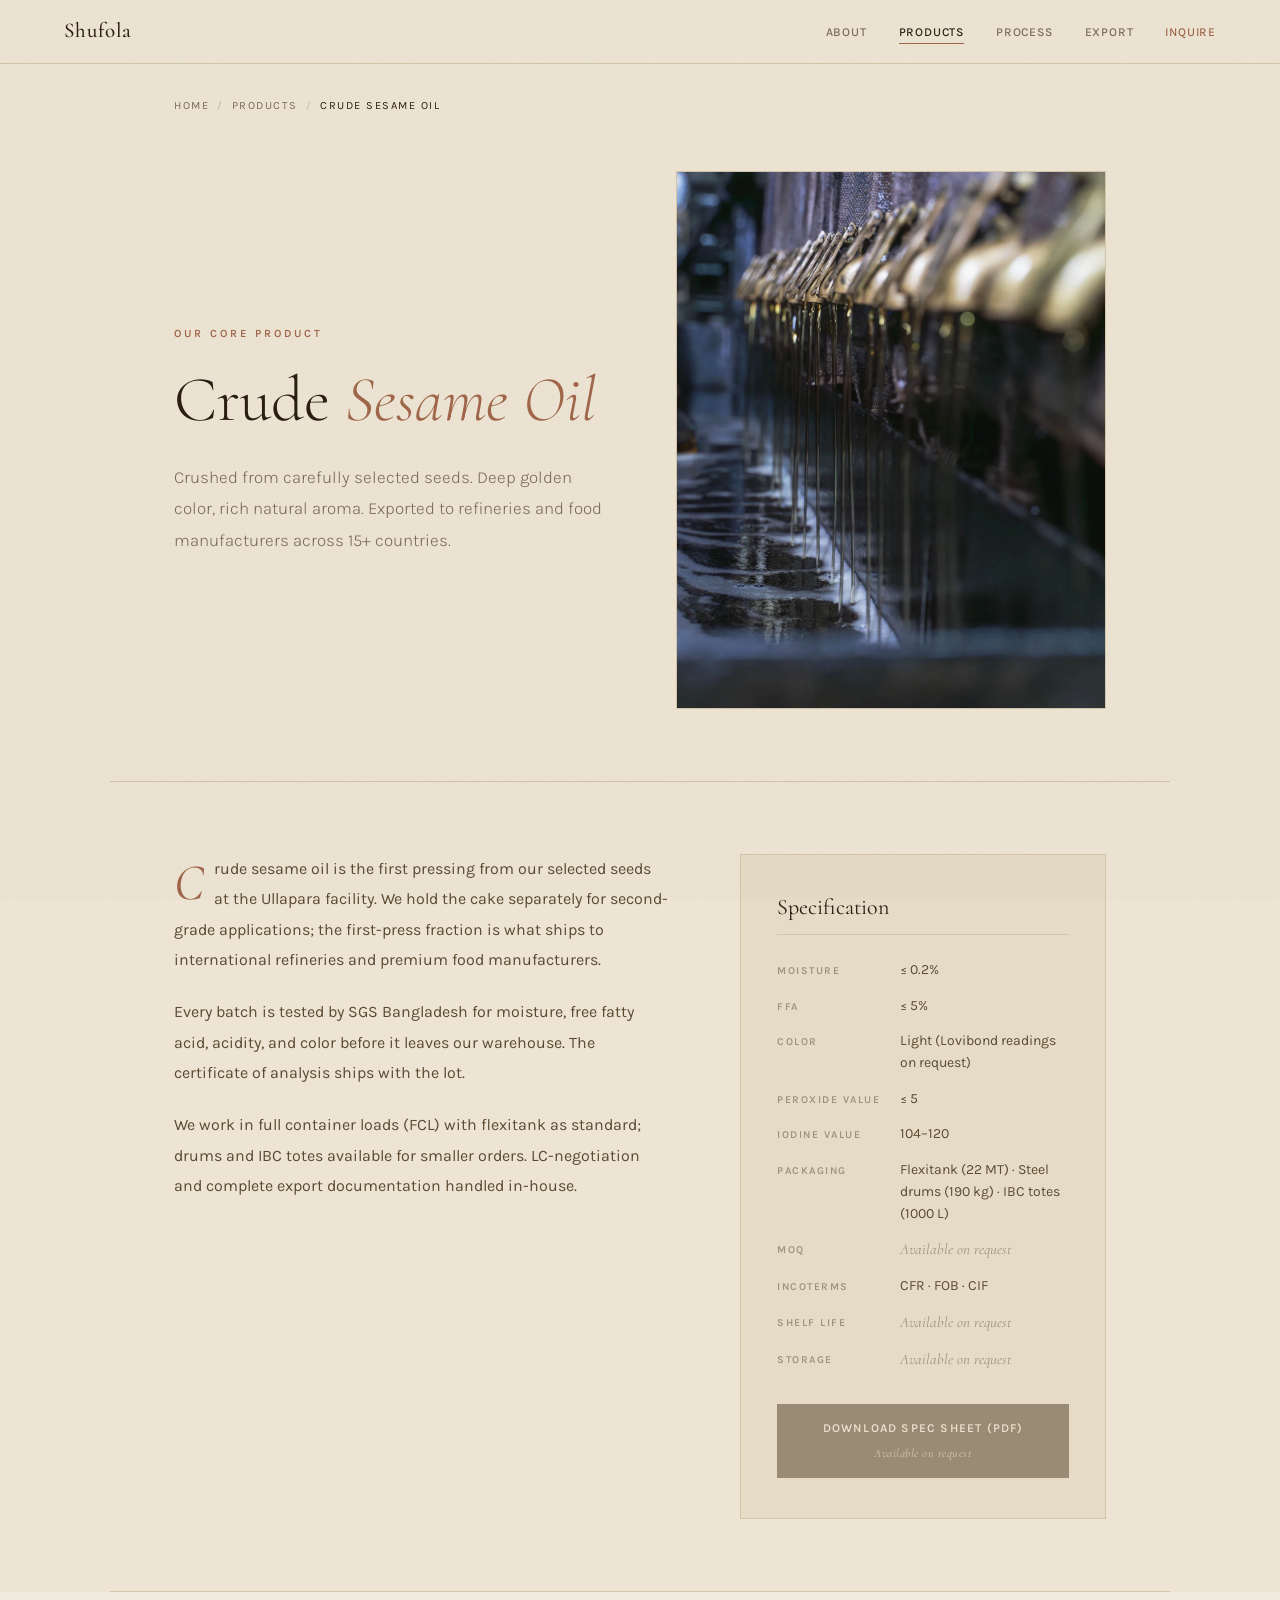
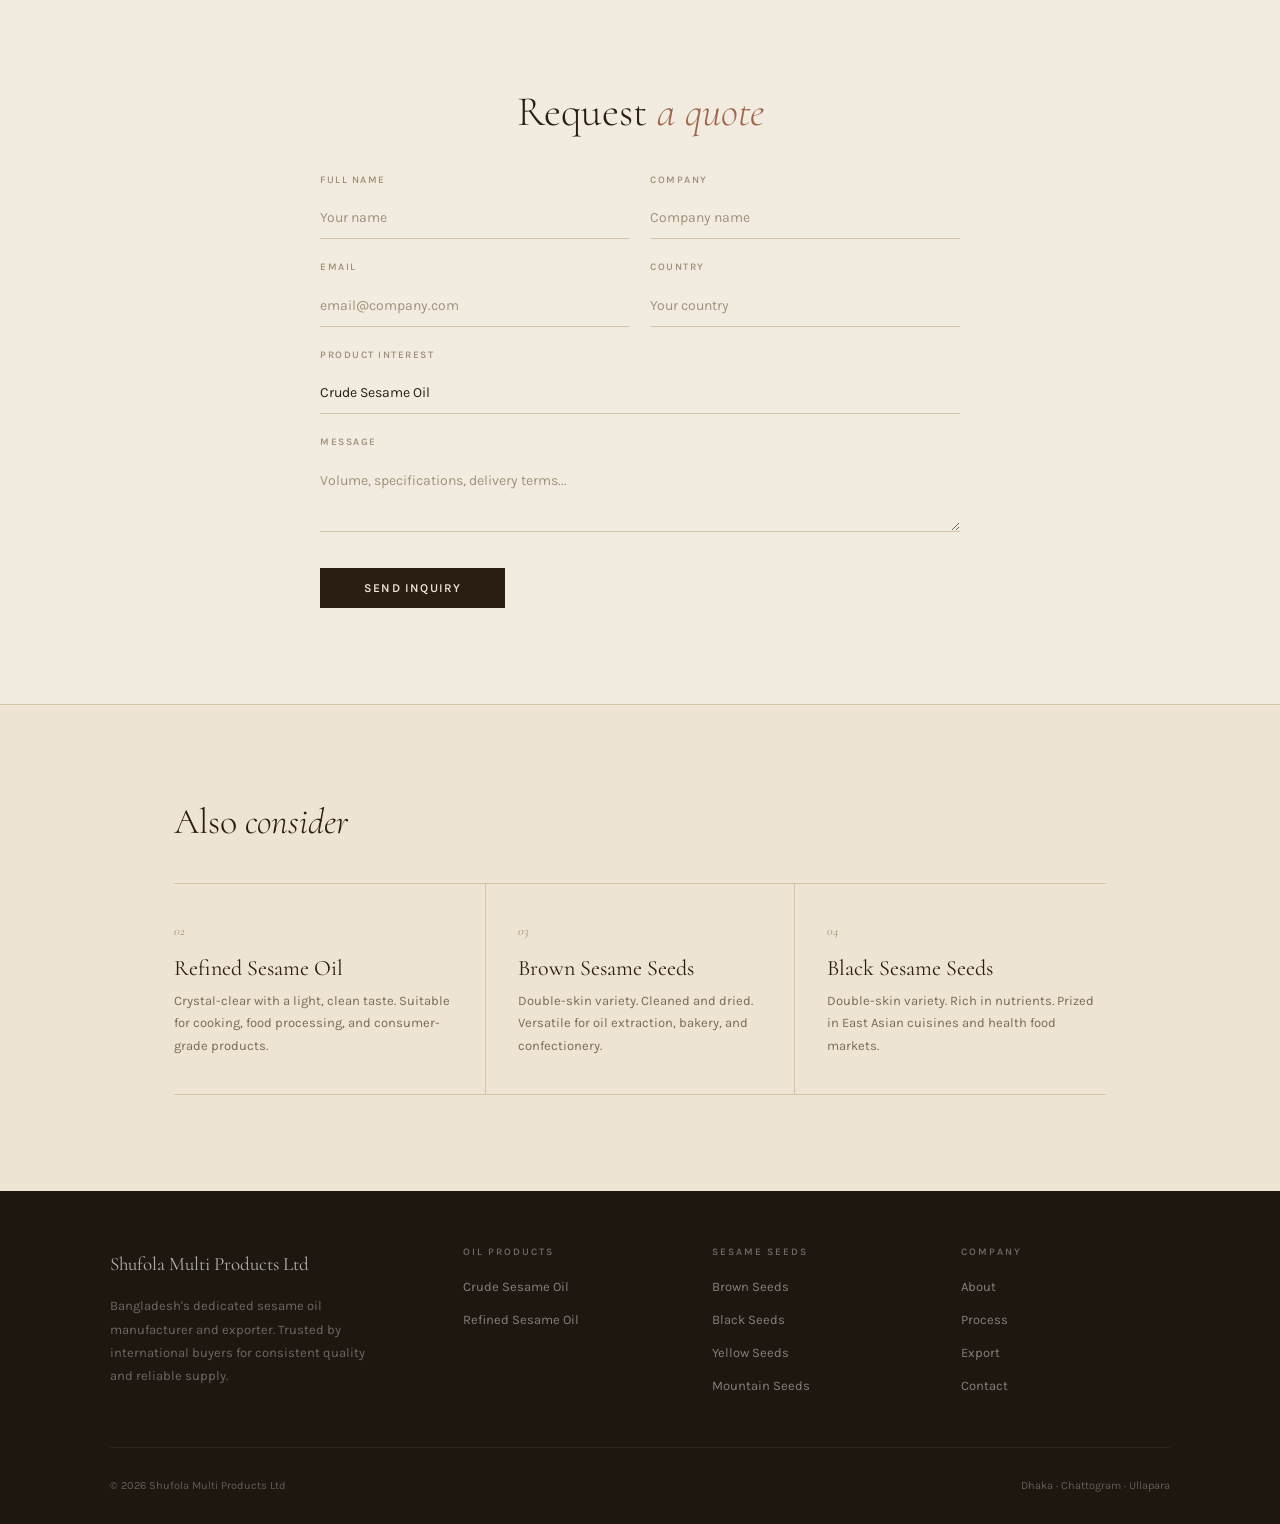
<file: mockups/v1-wabi-sabi/products/crude-sesame-oil.html>
<!DOCTYPE html>
<html lang="en">
<head>
<meta charset="UTF-8">
<meta name="viewport" content="width=device-width, initial-scale=1.0">
<title>Crude Sesame Oil — Shufola Multi Products Ltd</title>
<meta name="description" content="Crude Sesame Oil by Shufola Multi Products Ltd — first-press, SGS-tested, exported in flexitank, drums, and IBC totes across 15+ countries.">
<link rel="stylesheet" href="../../../content/fonts.css">
<style>
:root {
  --clay: #EDE4D3;
  --clay-deep: #DED2BC;
  --clay-warm: #D4C5A8;
  --plaster: #E6DBC6;
  --linen: #F2EBE0;
  --earth: #2A1E12;
  --earth-mid: #3D2E1C;
  --earth-soft: #5C4A32;
  --earth-muted: #7A6B55;
  --earth-light: #A0927A;
  --earth-faint: #C4B8A2;
  --terracotta: #A0664A;
  --terracotta-deep: #8B5538;
  --terracotta-light: #B87A5C;
  --charcoal: #1E1710;
  --charcoal-warm: #2D2318;
  --ochre: #B89840;
  --ochre-muted: #9A8438;
}

* { margin: 0; padding: 0; box-sizing: border-box; }
html { scroll-behavior: smooth; scroll-padding-top: 64px; }

body {
  font-family: 'Karla', sans-serif;
  background: var(--clay);
  color: var(--earth-soft);
  line-height: 1.75;
  font-size: 15px;
  font-weight: 400;
  -webkit-font-smoothing: antialiased;
  position: relative;
}

body::before {
  content: '';
  position: fixed;
  inset: 0;
  z-index: 9998;
  pointer-events: none;
  opacity: 0.06;
  mix-blend-mode: multiply;
  background-image: url("data:image/svg+xml,%3Csvg viewBox='0 0 512 512' xmlns='http://www.w3.org/2000/svg'%3E%3Cfilter id='n'%3E%3CfeTurbulence type='fractalNoise' baseFrequency='0.75' numOctaves='5' stitchTiles='stitch'/%3E%3C/filter%3E%3Crect width='100%25' height='100%25' filter='url(%23n)' opacity='1'/%3E%3C/svg%3E");
}

body::after {
  content: '';
  position: fixed;
  inset: 0;
  z-index: 9997;
  pointer-events: none;
  opacity: 0.03;
  mix-blend-mode: overlay;
  background-image: url("data:image/svg+xml,%3Csvg viewBox='0 0 256 256' xmlns='http://www.w3.org/2000/svg'%3E%3Cfilter id='n2'%3E%3CfeTurbulence type='turbulence' baseFrequency='1.2' numOctaves='3' stitchTiles='stitch'/%3E%3C/filter%3E%3Crect width='100%25' height='100%25' filter='url(%23n2)' opacity='1'/%3E%3C/svg%3E");
}

::selection { background: var(--terracotta); color: var(--linen); }

h1, h2, h3, h4 {
  font-family: 'Cormorant', serif;
  color: var(--earth);
  font-weight: 400;
  line-height: 1.15;
}

/* ─── NAV ─── */
.nav {
  position: fixed;
  top: 0; left: 0; right: 0;
  z-index: 100;
  height: 64px;
  display: flex;
  align-items: center;
  justify-content: space-between;
  padding: 0 clamp(24px, 5vw, 72px);
  background: rgba(237, 228, 211, 0.88);
  backdrop-filter: blur(10px);
  border-bottom: 1px solid var(--clay-warm);
}

.nav-brand {
  font-family: 'Cormorant', serif;
  font-size: 21px;
  font-weight: 500;
  color: var(--earth);
  text-decoration: none;
  letter-spacing: 1px;
}

.nav-links { display: flex; gap: 32px; list-style: none; align-items: center; }

.nav-links a {
  font-size: 12px;
  font-weight: 500;
  color: var(--earth-muted);
  text-decoration: none;
  letter-spacing: 0.8px;
  text-transform: uppercase;
  transition: color 0.3s;
}

.nav-links a:hover { color: var(--earth); }
.nav-links a[aria-current="page"] { color: var(--earth); border-bottom: 1px solid var(--terracotta); padding-bottom: 4px; }
.nav-links .cta { color: var(--terracotta); }
.nav-links .cta:hover { color: var(--terracotta-deep); }

.menu-btn { display: none; background: none; border: none; cursor: pointer; }
.menu-btn span { display: block; width: 20px; height: 1.5px; background: var(--earth); margin: 5px 0; }

/* ─── PRODUCT DETAIL ─── */
.product-detail { padding-top: 64px; }

.breadcrumb {
  max-width: 1060px;
  margin: 0 auto;
  padding: 32px clamp(24px, 5vw, 72px) 0;
}

.breadcrumb ol {
  list-style: none;
  display: flex;
  flex-wrap: wrap;
  gap: 8px;
  font-family: 'Karla', sans-serif;
  font-size: 11px;
  letter-spacing: 1.5px;
  text-transform: uppercase;
}

.breadcrumb li {
  color: var(--earth-light);
  display: flex;
  align-items: center;
  gap: 8px;
}

.breadcrumb li + li::before {
  content: '/';
  color: var(--earth-faint);
}

.breadcrumb a {
  color: var(--earth-muted);
  text-decoration: none;
  transition: color 0.3s;
}

.breadcrumb a:hover { color: var(--terracotta); }
.breadcrumb [aria-current="page"] { color: var(--earth); }

/* PD HERO */
.pd-hero {
  max-width: 1060px;
  margin: 0 auto;
  padding: 56px clamp(24px, 5vw, 72px) 72px;
  display: grid;
  grid-template-columns: 1fr 1fr;
  gap: 72px;
  align-items: center;
}

.pd-eyebrow {
  font-size: 11px;
  font-weight: 600;
  letter-spacing: 3px;
  text-transform: uppercase;
  color: var(--terracotta);
  margin-bottom: 22px;
}

.pd-hero h1 {
  font-size: clamp(40px, 5.5vw, 64px);
  font-weight: 300;
  line-height: 1.08;
  color: var(--earth);
  margin-bottom: 28px;
}

.pd-hero h1 em { font-style: italic; color: var(--terracotta); }

.pd-lede {
  font-size: 17px;
  font-weight: 300;
  color: var(--earth-muted);
  line-height: 1.85;
  max-width: 440px;
}

.pd-hero-img {
  aspect-ratio: 4 / 5;
  background: var(--clay-deep);
  border: 1px solid var(--clay-warm);
  overflow: hidden;
  position: relative;
}

.pd-hero-img img {
  width: 100%;
  height: 100%;
  object-fit: cover;
  display: block;
}

/* PD TWO COL */
.pd-two-col {
  max-width: 1060px;
  margin: 0 auto;
  padding: 72px clamp(24px, 5vw, 72px);
  display: grid;
  grid-template-columns: 1.35fr 1fr;
  gap: 72px;
  align-items: start;
  border-top: 1px solid var(--clay-warm);
  border-bottom: 1px solid var(--clay-warm);
}

.pd-narrative p {
  font-size: 16px;
  color: var(--earth-soft);
  line-height: 1.9;
  margin-bottom: 22px;
}

.pd-narrative p:first-child::first-letter {
  font-family: 'Cormorant', serif;
  font-size: 3.2em;
  font-style: italic;
  float: left;
  line-height: 0.9;
  padding-right: 10px;
  padding-top: 6px;
  color: var(--terracotta);
}

.pd-spec {
  background: var(--plaster);
  padding: 40px 36px;
  border: 1px solid var(--clay-warm);
  position: sticky;
  top: 96px;
}

.pd-spec h3 {
  font-size: 22px;
  font-weight: 400;
  margin-bottom: 24px;
  padding-bottom: 14px;
  border-bottom: 1px solid var(--clay-warm);
}

.pd-spec dl {
  display: grid;
  grid-template-columns: max-content 1fr;
  gap: 14px 20px;
  margin-bottom: 32px;
}

.pd-spec dt {
  font-family: 'Karla', sans-serif;
  font-size: 10.5px;
  font-weight: 600;
  letter-spacing: 1.5px;
  text-transform: uppercase;
  color: var(--earth-light);
  padding-top: 3px;
}

.pd-spec dd {
  font-size: 14px;
  color: var(--earth-soft);
  line-height: 1.55;
  font-family: 'Karla', sans-serif;
}

.pd-spec dd.pd-spec-gap {
  color: var(--earth-light);
  font-style: italic;
  font-family: 'Cormorant', serif;
  font-size: 15px;
}

.btn-spec-sheet {
  display: flex;
  flex-direction: column;
  gap: 4px;
  padding: 14px 18px;
  text-decoration: none;
  background: var(--earth);
  color: var(--clay);
  font-family: 'Karla', sans-serif;
  font-size: 12px;
  font-weight: 600;
  letter-spacing: 1.2px;
  text-transform: uppercase;
  transition: background 0.3s;
  border: none;
  text-align: center;
}

.btn-spec-sheet:hover { background: var(--terracotta-deep); }

.btn-spec-sheet[aria-disabled="true"] {
  opacity: 0.55;
  pointer-events: none;
  cursor: not-allowed;
  background: var(--earth-soft);
}

.btn-spec-sheet-note {
  font-family: 'Cormorant', serif;
  font-style: italic;
  font-size: 12px;
  font-weight: 400;
  letter-spacing: 0.5px;
  text-transform: none;
  color: var(--clay-deep);
  opacity: 0.85;
}

/* PD INQUIRY */
.pd-inquiry {
  background: var(--linen);
  border-bottom: 1px solid var(--clay-warm);
}

.pd-inquiry > * { max-width: 1060px; margin: 0 auto; }

.pd-inquiry .c-form,
.pd-inquiry h2 {
  max-width: 640px;
  margin-left: auto;
  margin-right: auto;
}

.pd-inquiry {
  padding: 96px clamp(24px, 5vw, 72px);
}

.pd-inquiry h2 {
  font-size: clamp(28px, 3.4vw, 42px);
  font-weight: 300;
  margin-bottom: 36px;
  text-align: center;
}

.pd-inquiry h2 em { font-style: italic; color: var(--terracotta); }

.c-form { display: flex; flex-direction: column; gap: 20px; }
.fr { display: grid; grid-template-columns: 1fr 1fr; gap: 20px; }

.ff label {
  display: block;
  font-size: 10px;
  font-weight: 600;
  letter-spacing: 1.5px;
  text-transform: uppercase;
  color: var(--earth-light);
  margin-bottom: 8px;
}

.ff input, .ff select, .ff textarea {
  width: 100%;
  padding: 12px 0;
  border: none;
  border-bottom: 1px solid var(--clay-warm);
  background: transparent;
  font-family: 'Karla', sans-serif;
  font-size: 14px;
  color: var(--earth);
  outline: none;
  transition: border-color 0.3s;
  border-radius: 0;
  -webkit-appearance: none;
}

.ff input::placeholder, .ff textarea::placeholder { color: var(--earth-light); }
.ff input:focus, .ff select:focus, .ff textarea:focus { border-color: var(--terracotta); }
.ff textarea { min-height: 72px; resize: vertical; }
.ff select { color: var(--earth); cursor: pointer; }
.ff select option { background: var(--linen); color: var(--earth); }

.f-btn {
  align-self: flex-start;
  padding: 13px 44px;
  background: var(--earth);
  color: var(--clay);
  font-family: 'Karla', sans-serif;
  font-size: 12px;
  font-weight: 600;
  letter-spacing: 1.2px;
  text-transform: uppercase;
  border: none;
  cursor: pointer;
  transition: background 0.3s;
  margin-top: 8px;
}

.f-btn:hover { background: var(--terracotta-deep); }

/* PD RELATED */
.pd-related {
  max-width: 1060px;
  margin: 0 auto;
  padding: 96px clamp(24px, 5vw, 72px);
}

.pd-related h2 {
  font-size: clamp(26px, 3vw, 36px);
  font-weight: 300;
  margin-bottom: 40px;
}

.pd-related h2 em { font-style: italic; }

.pd-related-grid {
  display: grid;
  grid-template-columns: repeat(3, 1fr);
  gap: 0;
  border-top: 1px solid var(--clay-warm);
}

.pd-related-card {
  padding: 36px 32px 36px 0;
  border-bottom: 1px solid var(--clay-warm);
  text-decoration: none;
  display: block;
  transition: background 0.3s;
}

.pd-related-card:nth-child(3n+2) { padding: 36px 32px; border-left: 1px solid var(--clay-warm); border-right: 1px solid var(--clay-warm); }
.pd-related-card:nth-child(3n+3) { padding: 36px 0 36px 32px; }

.pd-related-card:hover { background: var(--plaster); }

.pd-related-num {
  font-family: 'Cormorant', serif;
  font-size: 13px;
  font-style: italic;
  color: var(--earth-light);
  display: block;
  margin-bottom: 14px;
}

.pd-related-card h3 {
  font-size: 22px;
  font-weight: 400;
  margin-bottom: 8px;
}

.pd-related-card p {
  font-size: 13px;
  color: var(--earth-muted);
  line-height: 1.75;
}

/* FOOTER */
.footer {
  background: var(--charcoal);
  padding: 56px clamp(24px, 5vw, 72px) 28px;
}

.footer-inner { max-width: 1060px; margin: 0 auto; }

.footer-grid {
  display: grid;
  grid-template-columns: 1.5fr 1fr 1fr 1fr;
  gap: 40px;
  padding-bottom: 40px;
  border-bottom: 1px solid rgba(255,255,255,0.05);
}

.f-brand {
  font-family: 'Cormorant', serif;
  font-size: 19px;
  font-weight: 400;
  color: rgba(255,255,255,0.65);
  margin-bottom: 14px;
}

.f-desc {
  font-size: 13px;
  color: rgba(255,255,255,0.35);
  line-height: 1.8;
  max-width: 260px;
}

.footer-col h4 {
  font-family: 'Karla', sans-serif;
  font-size: 10px;
  font-weight: 600;
  letter-spacing: 2px;
  text-transform: uppercase;
  color: rgba(255,255,255,0.35);
  margin-bottom: 18px;
}

.footer-col a {
  display: block;
  font-size: 13px;
  color: rgba(255,255,255,0.45);
  text-decoration: none;
  margin-bottom: 10px;
  transition: color 0.3s;
}

.footer-col a:hover { color: rgba(255,255,255,0.85); }

.footer-bottom {
  display: flex;
  justify-content: space-between;
  padding-top: 28px;
  font-size: 11px;
  color: rgba(255,255,255,0.3);
}

/* ANIMATION */
.reveal {
  opacity: 0;
  transform: translateY(16px);
  transition: all 0.7s ease;
}

.reveal.visible {
  opacity: 1;
  transform: translateY(0);
}

/* RESPONSIVE */
@media (max-width: 1024px) {
  .pd-hero { grid-template-columns: 1fr; gap: 48px; }
  .pd-two-col { grid-template-columns: 1fr; gap: 48px; }
  .pd-spec { position: static; }
  .pd-related-grid { grid-template-columns: 1fr; }
  .pd-related-card, .pd-related-card:nth-child(3n+2), .pd-related-card:nth-child(3n+3) {
    padding: 32px 0;
    border-left: none;
    border-right: none;
  }
  .footer-grid { grid-template-columns: 1fr 1fr; }
}

@media (max-width: 768px) {
  .nav-links { display: none; }
  .menu-btn { display: block; }
  .pd-hero { padding: 40px 24px 56px; }
  .pd-two-col { padding: 56px 24px; }
  .pd-inquiry { padding: 72px 24px; }
  .pd-related { padding: 72px 24px; }
  .pd-spec { padding: 32px 24px; }
  .fr { grid-template-columns: 1fr; }
  .footer-grid { grid-template-columns: 1fr; gap: 28px; }
  .footer-bottom { flex-direction: column; gap: 6px; text-align: center; }
}
</style>
</head>
<body class="theme-v1">

<nav class="nav">
  <a href="../home.html" class="nav-brand">Shufola</a>
  <ul class="nav-links">
    <li><a href="../home.html#about">About</a></li>
    <li><a href="../home.html#products" aria-current="page">Products</a></li>
    <li><a href="../home.html#process">Process</a></li>
    <li><a href="../home.html#export">Export</a></li>
    <li><a href="#pd-inquiry" class="cta">Inquire</a></li>
  </ul>
  <button class="menu-btn" onclick="document.querySelector('.nav-links').classList.toggle('show')" aria-label="Menu"><span></span><span></span><span></span></button>
</nav>

<main class="product-detail">

  <nav aria-label="Breadcrumb" class="breadcrumb">
    <ol>
      <li><a href="../home.html">Home</a></li>
      <li><a href="../home.html#products">Products</a></li>
      <li aria-current="page">Crude Sesame Oil</li>
    </ol>
  </nav>

  <section class="pd-hero reveal">
    <div class="pd-hero-text">
      <p class="pd-eyebrow">Our core product</p>
      <h1>Crude <em>Sesame Oil</em></h1>
      <p class="pd-lede">Crushed from carefully selected seeds. Deep golden color, rich natural aroma. Exported to refineries and food manufacturers across 15+ countries.</p>
    </div>
    <div class="pd-hero-img">
      <picture>
        <source srcset="../../../content/assets/dsc01084.webp" type="image/webp">
        <img src="../../../content/assets/dsc01084.webp" alt="Crude sesame oil flowing from the extraction taps at Shufola's Ullapara facility — amber oil, warm tungsten light">
      </picture>
    </div>
  </section>

  <section class="pd-two-col">
    <div class="pd-narrative reveal">
      <p>Crude sesame oil is the first pressing from our selected seeds at the Ullapara facility. We hold the cake separately for second-grade applications; the first-press fraction is what ships to international refineries and premium food manufacturers.</p>
      <p>Every batch is tested by SGS Bangladesh for moisture, free fatty acid, acidity, and color before it leaves our warehouse. The certificate of analysis ships with the lot.</p>
      <p>We work in full container loads (FCL) with flexitank as standard; drums and IBC totes available for smaller orders. LC-negotiation and complete export documentation handled in-house.</p>
    </div>
    <aside class="pd-spec reveal">
      <h3>Specification</h3>
      <dl>
        <dt>Moisture</dt><dd>&le; 0.2%</dd>
        <dt>FFA</dt><dd>&le; 5%</dd>
        <dt>Color</dt><dd>Light (Lovibond readings on request)</dd>
        <dt>Peroxide value</dt><dd>&le; 5</dd>
        <dt>Iodine value</dt><dd>104&ndash;120</dd>
        <dt>Packaging</dt><dd>Flexitank (22 MT) &middot; Steel drums (190 kg) &middot; IBC totes (1000 L)</dd>
        <dt>MOQ</dt><dd class="pd-spec-gap">Available on request</dd>
        <dt>Incoterms</dt><dd>CFR &middot; FOB &middot; CIF</dd>
        <dt>Shelf life</dt><dd class="pd-spec-gap">Available on request</dd>
        <dt>Storage</dt><dd class="pd-spec-gap">Available on request</dd>
      </dl>
      <a href="#" class="btn-spec-sheet" aria-disabled="true">
        <span>Download spec sheet (PDF)</span>
        <span class="btn-spec-sheet-note">Available on request</span>
      </a>
    </aside>
  </section>

  <section class="pd-inquiry" id="pd-inquiry">
    <h2>Request <em>a quote</em></h2>
    <form action="#" class="c-form reveal" onsubmit="event.preventDefault(); this.querySelector('.f-btn').textContent = 'Thanks — we\'ll respond within 24h';">
      <div class="fr"><div class="ff"><label>Full Name</label><input type="text" placeholder="Your name" required></div><div class="ff"><label>Company</label><input type="text" placeholder="Company name"></div></div>
      <div class="fr"><div class="ff"><label>Email</label><input type="email" placeholder="email@company.com" required></div><div class="ff"><label>Country</label><input type="text" placeholder="Your country"></div></div>
      <div class="ff"><label>Product Interest</label><select><option value="crude-sesame-oil" selected>Crude Sesame Oil</option><option>Refined Sesame Oil</option><option>Brown Sesame Seeds</option><option>Black Sesame Seeds</option><option>Yellow Sesame Seeds</option><option>White Mountain Seeds</option><option>Black Mountain Seeds</option></select></div>
      <div class="ff"><label>Message</label><textarea placeholder="Volume, specifications, delivery terms..."></textarea></div>
      <button class="f-btn" type="submit">Send Inquiry</button>
    </form>
  </section>

  <section class="pd-related">
    <h2>Also <em>consider</em></h2>
    <div class="pd-related-grid">
      <a class="pd-related-card reveal" href="../home.html#products">
        <span class="pd-related-num">02</span>
        <h3>Refined Sesame Oil</h3>
        <p>Crystal-clear with a light, clean taste. Suitable for cooking, food processing, and consumer-grade products.</p>
      </a>
      <a class="pd-related-card reveal" href="../home.html#products">
        <span class="pd-related-num">03</span>
        <h3>Brown Sesame Seeds</h3>
        <p>Double-skin variety. Cleaned and dried. Versatile for oil extraction, bakery, and confectionery.</p>
      </a>
      <a class="pd-related-card reveal" href="../home.html#products">
        <span class="pd-related-num">04</span>
        <h3>Black Sesame Seeds</h3>
        <p>Double-skin variety. Rich in nutrients. Prized in East Asian cuisines and health food markets.</p>
      </a>
    </div>
  </section>

</main>

<footer class="footer"><div class="footer-inner">
  <div class="footer-grid">
    <div><div class="f-brand">Shufola Multi Products Ltd</div><p class="f-desc">Bangladesh's dedicated sesame oil manufacturer and exporter. Trusted by international buyers for consistent quality and reliable supply.</p></div>
    <div class="footer-col"><h4>Oil Products</h4><a href="../home.html#products">Crude Sesame Oil</a><a href="../home.html#products">Refined Sesame Oil</a></div>
    <div class="footer-col"><h4>Sesame Seeds</h4><a href="../home.html#products">Brown Seeds</a><a href="../home.html#products">Black Seeds</a><a href="../home.html#products">Yellow Seeds</a><a href="../home.html#products">Mountain Seeds</a></div>
    <div class="footer-col"><h4>Company</h4><a href="../home.html#about">About</a><a href="../home.html#process">Process</a><a href="../home.html#export">Export</a><a href="../home.html#contact">Contact</a></div>
  </div>
  <div class="footer-bottom"><span>&copy; 2026 Shufola Multi Products Ltd</span><span>Dhaka &middot; Chattogram &middot; Ullapara</span></div>
</div></footer>

<script>
const r = document.querySelectorAll('.reveal');
const o = new IntersectionObserver(e => {
  e.forEach(e => { if (e.isIntersecting) e.target.classList.add('visible'); });
}, { threshold: 0.1, rootMargin: '0px 0px -40px 0px' });
r.forEach(el => o.observe(el));

document.querySelectorAll('a[href^="#"]').forEach(a => {
  a.addEventListener('click', function(e) {
    const href = this.getAttribute('href');
    if (href === '#' || href.length < 2) return;
    const t = document.querySelector(href);
    if (t) { e.preventDefault(); t.scrollIntoView({ behavior: 'smooth' }); }
  });
});
</script>

</body>
</html>
</file>
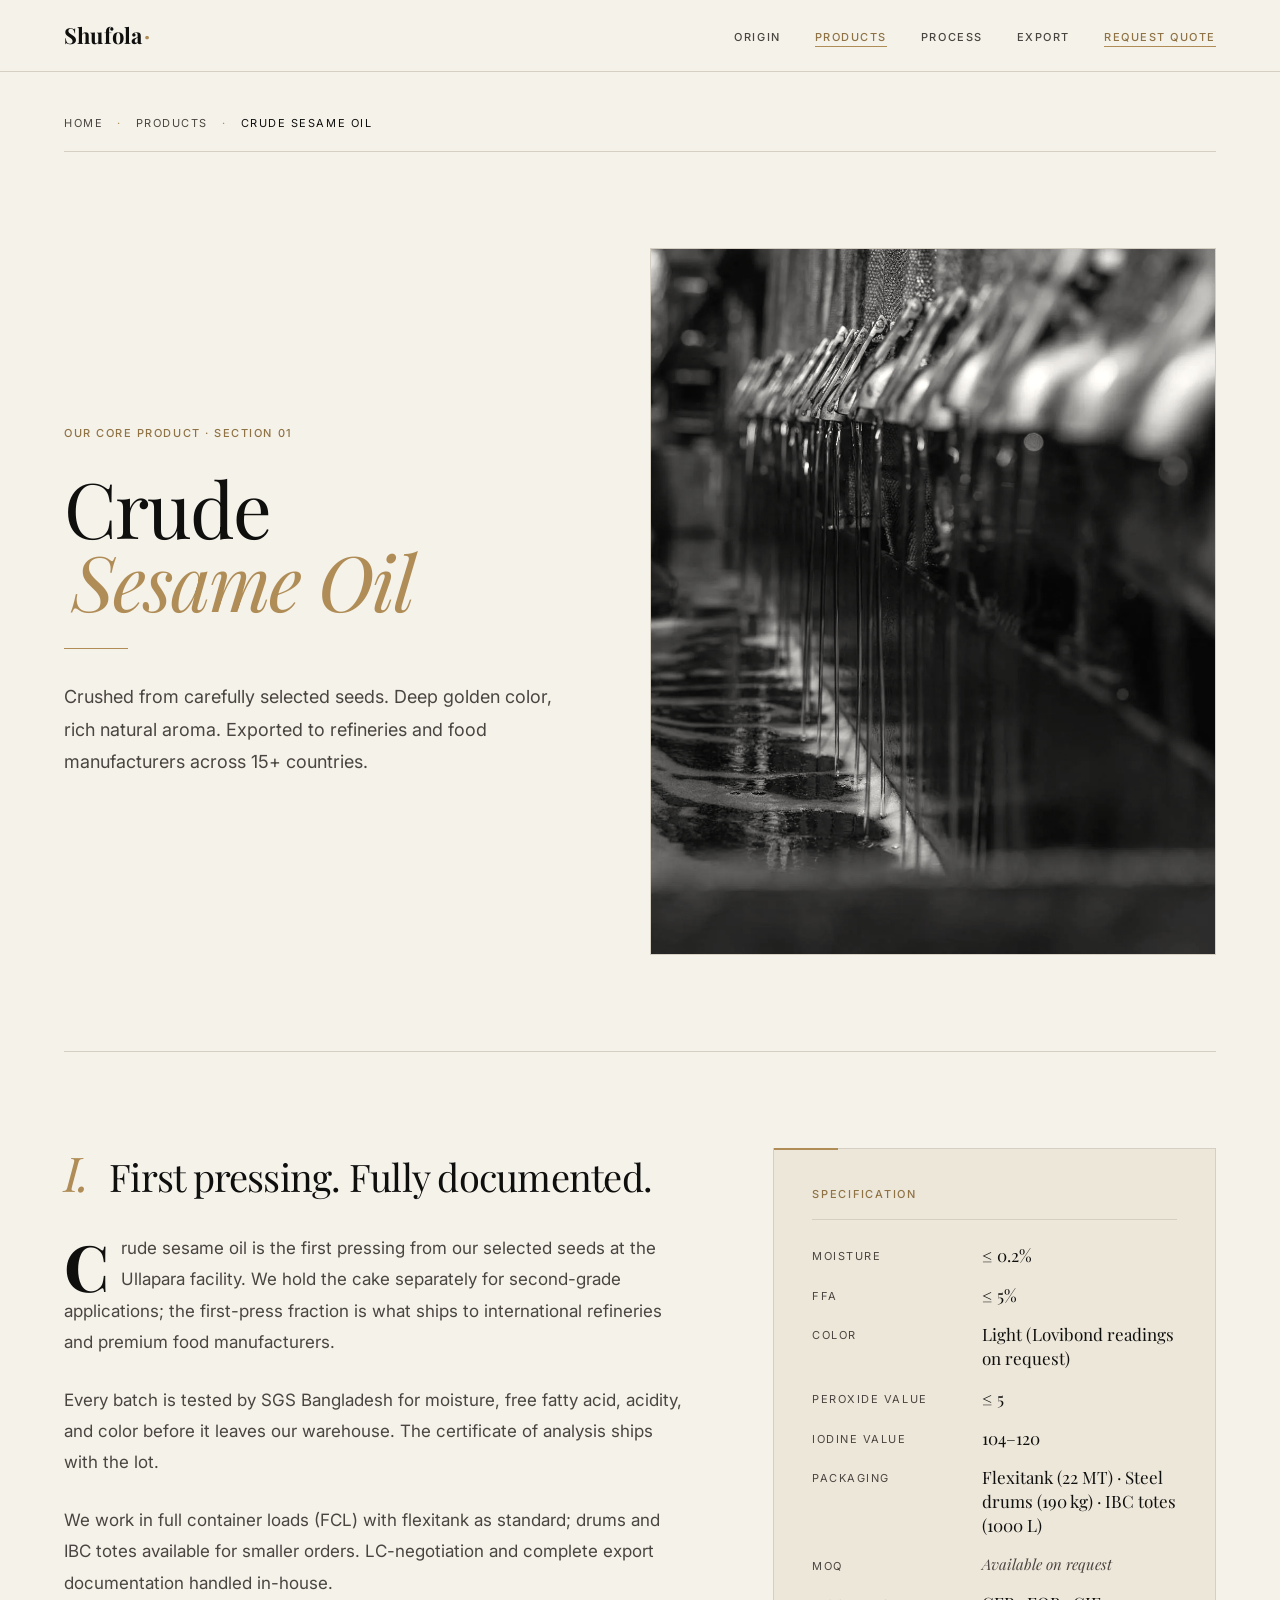
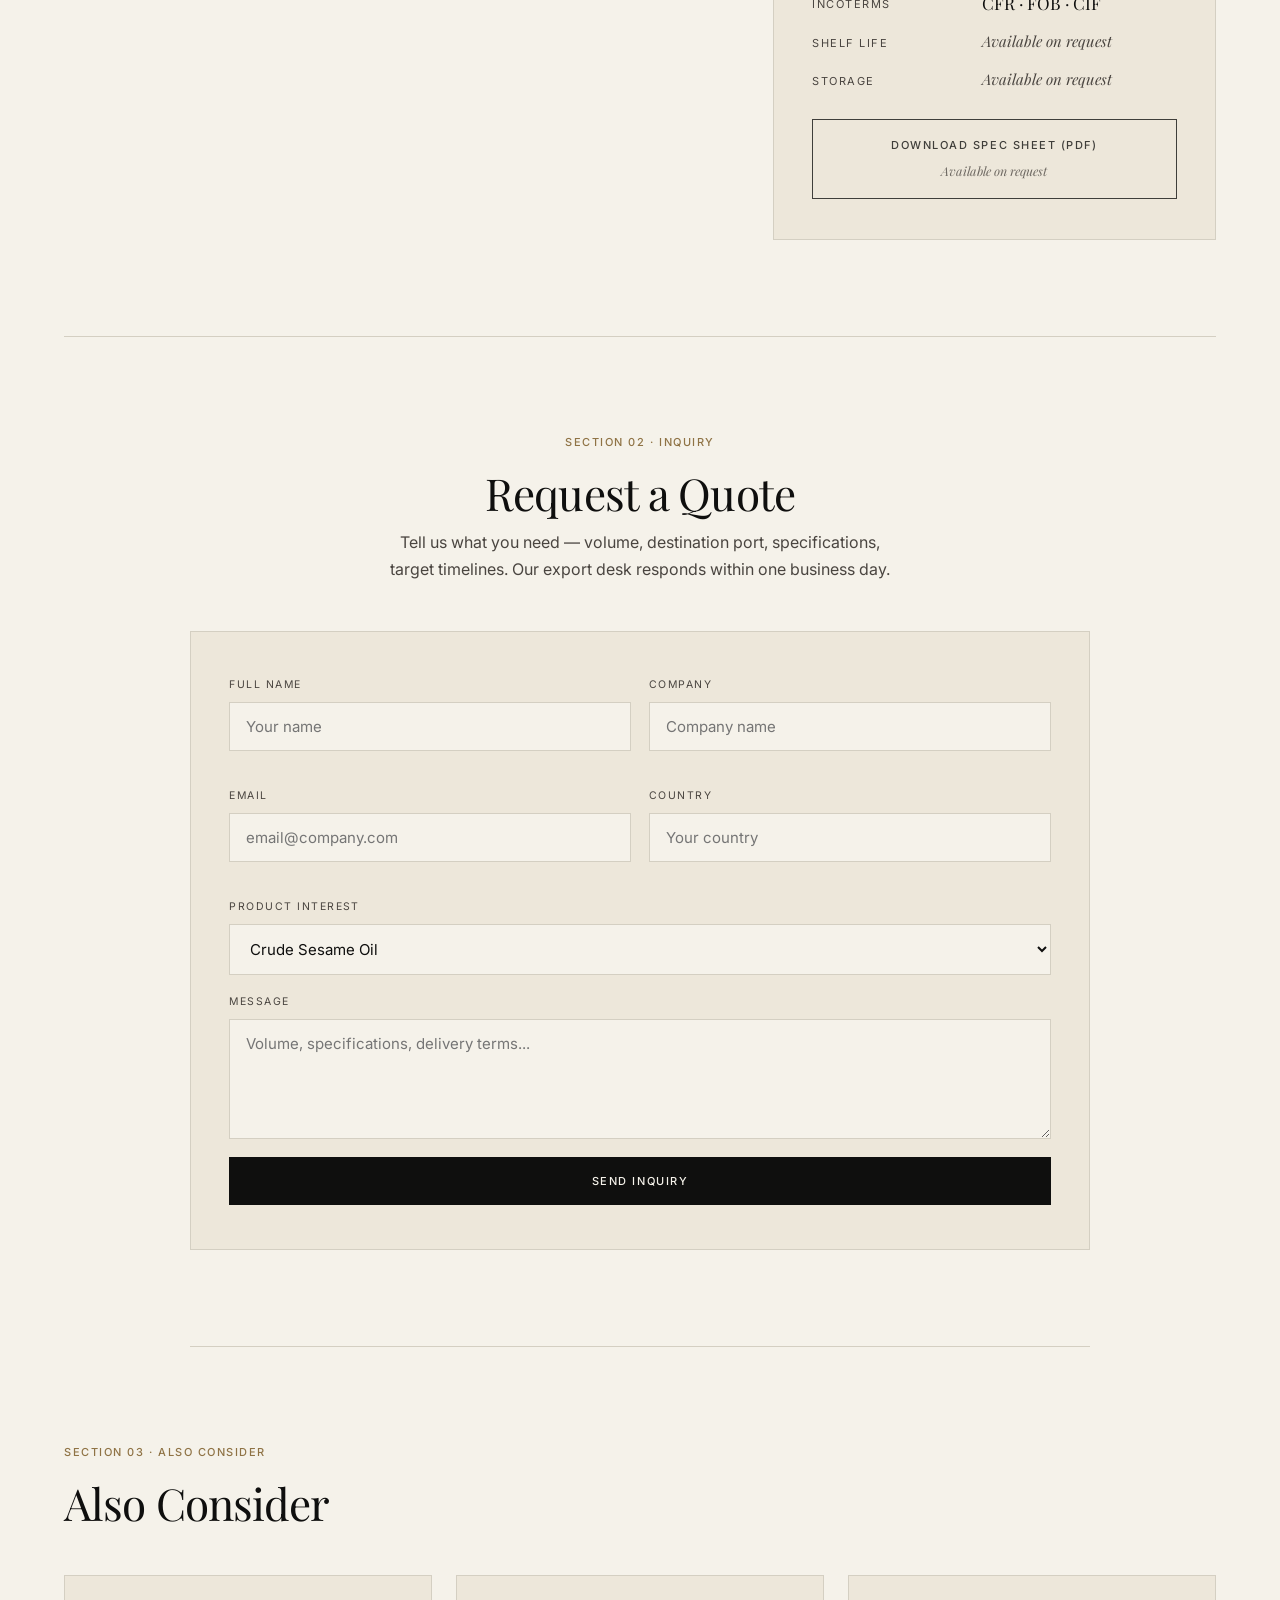
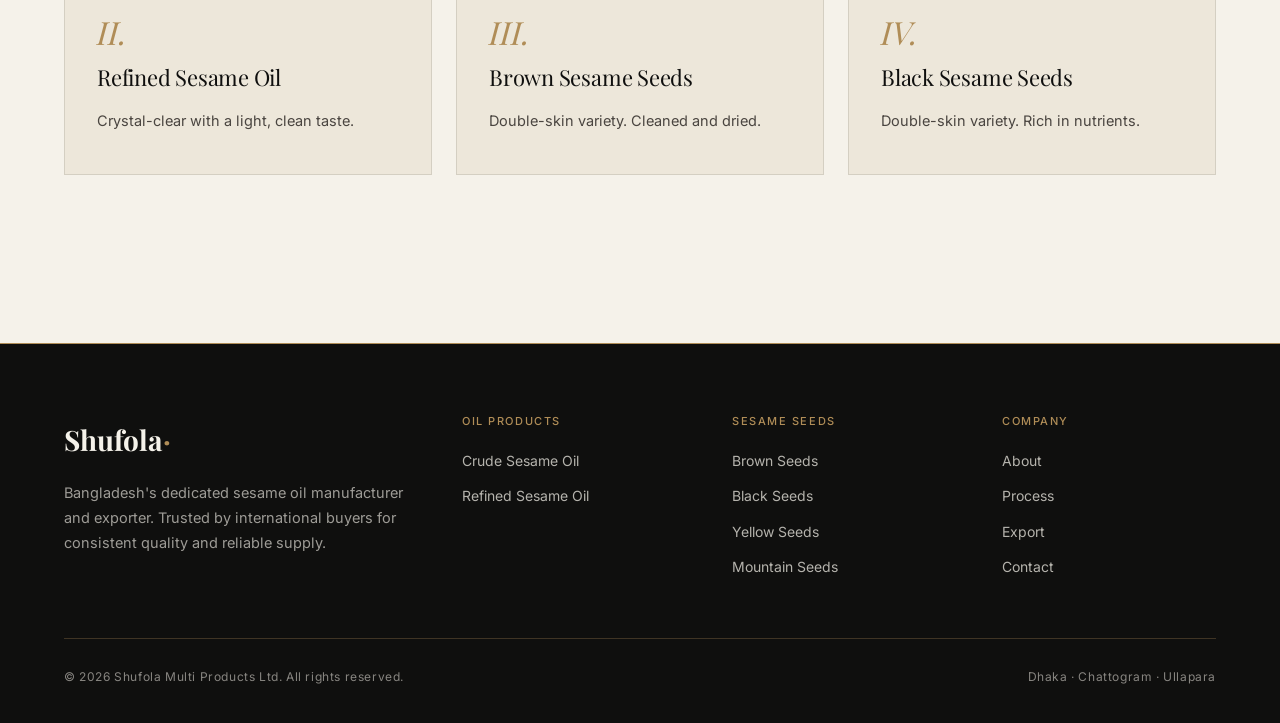
<file: mockups/v2-monochrome-bw/products/crude-sesame-oil.html>
<!DOCTYPE html>
<html lang="en" class="theme-v2">
<head>
<meta charset="UTF-8">
<meta name="viewport" content="width=device-width, initial-scale=1.0">
<meta name="description" content="Crude Sesame Oil from Shufola Multi Products Ltd — first-pressing crude sesame oil, SGS-tested, flexitank-ready, export grade from Sirajgonj, Bangladesh.">
<meta property="og:title" content="Crude Sesame Oil — Shufola Multi Products Ltd">
<meta property="og:type" content="product">
<meta name="view-transition" content="same-origin">
<link rel="preconnect" href="https://fonts.googleapis.com">
<link rel="preconnect" href="https://fonts.gstatic.com" crossorigin>
<link rel="stylesheet" href="../../../content/fonts.css">
<title>Crude Sesame Oil — Shufola Multi Products Ltd</title>
<style>
:root {
  --ivory: #F5F2EA;
  --bone: #EDE7DA;
  --ink: #1A1814;
  --near-black: #0F0F0E;
  --rule: #D4CFC2;
  --gold: #B08D57;
  --gold-deep: #8F7345;
  --muted-ink: #4A4540;
}

* { margin: 0; padding: 0; box-sizing: border-box; }
html { scroll-behavior: smooth; scroll-padding-top: 72px; }

body.theme-v2 {
  font-family: var(--body);
  background: var(--ivory);
  color: var(--ink);
  line-height: 1.7;
  font-size: 15px;
  font-weight: 400;
  -webkit-font-smoothing: antialiased;
  text-rendering: optimizeLegibility;
}

::selection { background: var(--gold); color: var(--ivory); }

h1, h2, h3, h4 {
  font-family: var(--display);
  color: var(--near-black);
  font-weight: 400;
  line-height: 1.08;
  letter-spacing: -0.02em;
}

img { max-width: 100%; height: auto; display: block; }
a { color: inherit; }

.photo-bw img { filter: grayscale(1) contrast(1.06); }
.photo-bw-warm img { filter: grayscale(1) contrast(1.06) sepia(0.07); }

.eyebrow {
  font-family: var(--body);
  font-size: 11px;
  font-weight: 500;
  letter-spacing: 0.14em;
  text-transform: uppercase;
  color: var(--muted-ink);
}
.eyebrow-gold {
  font-family: var(--body);
  font-size: 11px;
  font-weight: 500;
  letter-spacing: 0.14em;
  text-transform: uppercase;
  color: var(--gold-deep);
}

/* ─── NAV ─── */
.nav {
  position: fixed;
  top: 0; left: 0; right: 0;
  z-index: 100;
  height: 72px;
  display: flex;
  align-items: center;
  justify-content: space-between;
  padding: 0 clamp(24px, 5vw, 80px);
  background: rgba(245, 242, 234, 0.92);
  backdrop-filter: blur(12px);
  border-bottom: 1px solid var(--rule);
}
.nav-brand {
  font-family: var(--display);
  font-size: 22px;
  font-weight: 700;
  color: var(--near-black);
  text-decoration: none;
  letter-spacing: 0.01em;
}
.nav-brand .dot { color: var(--gold); margin: 0 1px; }
.nav-links {
  display: flex;
  gap: 34px;
  list-style: none;
  align-items: center;
}
.nav-links a {
  font-family: var(--body);
  font-size: 11px;
  font-weight: 500;
  color: var(--muted-ink);
  text-decoration: none;
  letter-spacing: 0.14em;
  text-transform: uppercase;
  transition: color 0.25s;
}
.nav-links a:hover { color: var(--near-black); }
.nav-links a[aria-current="page"] { color: var(--gold-deep); border-bottom: 1px solid var(--gold); padding-bottom: 2px; }
.nav-links .cta { color: var(--gold-deep); border-bottom: 1px solid var(--gold); padding-bottom: 2px; }
.menu-btn { display: none; background: none; border: none; cursor: pointer; }
.menu-btn span { display: block; width: 22px; height: 1.5px; background: var(--near-black); margin: 5px 0; }

/* ─── MAIN ─── */
.product-detail {
  padding-top: 96px;
  max-width: 1280px;
  margin: 0 auto;
  padding-left: clamp(28px, 5vw, 80px);
  padding-right: clamp(28px, 5vw, 80px);
}

/* Breadcrumb */
.breadcrumb {
  margin-bottom: 48px;
  padding: 18px 0;
  border-bottom: 1px solid var(--rule);
}
.breadcrumb ol {
  list-style: none;
  display: flex;
  gap: 14px;
  align-items: center;
  font-family: var(--body);
  font-size: 11px;
  letter-spacing: 0.14em;
  text-transform: uppercase;
}
.breadcrumb a {
  text-decoration: none;
  color: var(--muted-ink);
  transition: color 0.25s;
}
.breadcrumb a:hover { color: var(--gold-deep); }
.breadcrumb li + li::before {
  content: '·';
  color: var(--gold);
  margin-right: 14px;
}
.breadcrumb [aria-current="page"] { color: var(--near-black); }

/* ─── PD HERO ─── */
.pd-hero {
  display: grid;
  grid-template-columns: 1fr 1.1fr;
  gap: 72px;
  padding: 48px 0 96px;
  align-items: center;
  border-bottom: 1px solid var(--rule);
}
.pd-hero-text { padding-right: 24px; }
.pd-eyebrow { margin-bottom: 28px; }

.pd-hero-text h1 {
  font-size: clamp(48px, 6vw, 96px);
  font-weight: 400;
  line-height: 0.95;
  color: var(--near-black);
  margin-bottom: 32px;
  letter-spacing: -0.025em;
}
.pd-hero-numeral {
  font-style: italic;
  color: var(--gold);
  font-weight: 400;
  display: inline-block;
  margin-left: 8px;
}
.pd-hero-rule {
  width: 64px;
  height: 1px;
  background: var(--gold);
  margin: 0 0 32px;
}
.pd-lede {
  font-size: 18px;
  color: var(--muted-ink);
  line-height: 1.8;
  max-width: 520px;
}

.pd-hero-img {
  overflow: hidden;
  aspect-ratio: 4 / 5;
  border: 1px solid var(--rule);
}
.pd-hero-img img {
  width: 100%; height: 100%;
  object-fit: cover;
  object-position: center;
}

/* ─── PD TWO COL ─── */
.pd-two-col {
  display: grid;
  grid-template-columns: 1.4fr 1fr;
  gap: 88px;
  padding: 96px 0;
  border-bottom: 1px solid var(--rule);
}

.pd-narrative .pd-sec-head {
  display: flex;
  align-items: baseline;
  gap: 20px;
  margin-bottom: 36px;
}
.pd-narrative .pd-numeral {
  font-family: var(--display);
  font-style: italic;
  color: var(--gold);
  font-size: 48px;
  line-height: 1;
  font-weight: 400;
  letter-spacing: -0.02em;
}
.pd-narrative h2 {
  font-size: clamp(28px, 3vw, 38px);
  font-weight: 400;
  letter-spacing: -0.02em;
}

.pd-narrative p {
  font-size: 17px;
  line-height: 1.85;
  color: var(--muted-ink);
  margin-bottom: 26px;
  max-width: 640px;
}
.pd-narrative p:first-of-type::first-letter {
  font-family: var(--display);
  font-size: 64px;
  float: left;
  line-height: 0.85;
  margin: 6px 12px 0 0;
  color: var(--near-black);
  font-weight: 700;
}

.pd-spec {
  background: var(--bone);
  padding: 40px clamp(24px, 3vw, 40px);
  border: 1px solid var(--rule);
  position: relative;
}
.pd-spec::before {
  content: '';
  position: absolute;
  top: -1px;
  left: 0;
  width: 64px;
  height: 2px;
  background: var(--gold);
}
.pd-spec h3 {
  font-family: var(--body);
  font-size: 11px;
  letter-spacing: 0.16em;
  text-transform: uppercase;
  font-weight: 500;
  color: var(--gold-deep);
  margin-bottom: 24px;
  padding-bottom: 18px;
  border-bottom: 1px solid var(--rule);
}
.pd-spec dl {
  display: grid;
  grid-template-columns: 1fr 1.3fr;
  gap: 16px 20px;
  margin-bottom: 28px;
}
.pd-spec dt {
  font-family: var(--body);
  font-size: 11px;
  letter-spacing: 0.14em;
  text-transform: uppercase;
  color: var(--muted-ink);
  align-self: start;
  padding-top: 3px;
}
.pd-spec dd {
  font-family: var(--display);
  font-size: 17px;
  color: var(--near-black);
  line-height: 1.4;
  font-weight: 400;
}
.pd-spec dd.pd-spec-gap {
  color: var(--muted-ink);
  font-style: italic;
  font-size: 15px;
}

.btn-spec-sheet {
  display: flex;
  flex-direction: column;
  padding: 16px 24px;
  border: 1px solid var(--near-black);
  color: var(--near-black);
  font-family: var(--body);
  text-decoration: none;
  transition: background 0.3s, color 0.3s;
  text-align: center;
}
.btn-spec-sheet span:first-child {
  font-size: 11px;
  letter-spacing: 0.14em;
  text-transform: uppercase;
  font-weight: 500;
}
.btn-spec-sheet-note {
  font-family: var(--display);
  font-style: italic;
  font-size: 12.5px;
  color: var(--muted-ink);
  margin-top: 6px;
  letter-spacing: 0;
}
.btn-spec-sheet[aria-disabled="true"] { cursor: default; opacity: 0.78; }
.btn-spec-sheet:hover { background: var(--near-black); color: var(--ivory); }
.btn-spec-sheet:hover .btn-spec-sheet-note { color: rgba(245,242,234,0.72); }

/* ─── PD INQUIRY ─── */
.pd-inquiry {
  padding: 96px 0;
  border-bottom: 1px solid var(--rule);
  max-width: 900px;
  margin: 0 auto;
}
.pd-inquiry h2 {
  font-size: clamp(32px, 3.6vw, 44px);
  font-weight: 400;
  letter-spacing: -0.02em;
  margin-bottom: 12px;
  text-align: center;
}
.pd-inquiry-eyebrow {
  display: block;
  text-align: center;
  margin-bottom: 18px;
  color: var(--gold-deep);
}
.pd-inquiry-lede {
  text-align: center;
  font-size: 16px;
  color: var(--muted-ink);
  margin: 0 auto 48px;
  max-width: 520px;
  line-height: 1.7;
}
.c-form {
  background: var(--bone);
  padding: 44px clamp(24px, 3vw, 48px);
  border: 1px solid var(--rule);
}
.fr { display: grid; grid-template-columns: 1fr 1fr; gap: 18px; margin-bottom: 18px; }
.ff { display: flex; flex-direction: column; margin-bottom: 18px; }
.ff label {
  font-family: var(--body);
  font-size: 10.5px;
  letter-spacing: 0.14em;
  text-transform: uppercase;
  color: var(--muted-ink);
  margin-bottom: 8px;
}
.ff input, .ff select, .ff textarea {
  font-family: var(--body);
  font-size: 15px;
  color: var(--near-black);
  background: var(--ivory);
  border: 1px solid var(--rule);
  padding: 14px 16px;
  width: 100%;
  transition: border-color 0.25s;
}
.ff input:focus, .ff select:focus, .ff textarea:focus {
  outline: none;
  border-color: var(--gold);
}
.ff textarea { min-height: 120px; resize: vertical; font-family: var(--body); }
.f-btn {
  padding: 16px 36px;
  background: var(--near-black);
  color: var(--ivory);
  font-family: var(--body);
  font-size: 11px;
  font-weight: 500;
  letter-spacing: 0.14em;
  text-transform: uppercase;
  border: 1px solid var(--near-black);
  cursor: pointer;
  transition: background 0.3s, border-color 0.3s;
  width: 100%;
}
.f-btn:hover { background: var(--gold-deep); border-color: var(--gold-deep); }

/* ─── PD RELATED ─── */
.pd-related { padding: 96px 0; }
.pd-related h2 {
  font-size: clamp(32px, 3.6vw, 44px);
  font-weight: 400;
  letter-spacing: -0.02em;
  margin-bottom: 12px;
}
.pd-related-eyebrow { margin-bottom: 18px; color: var(--gold-deep); display: block; }
.pd-related h2 { margin-bottom: 48px; }
.pd-related-grid {
  display: grid;
  grid-template-columns: repeat(3, 1fr);
  gap: 24px;
}
.pd-related-card {
  text-decoration: none;
  color: inherit;
  padding: 40px 32px;
  background: var(--bone);
  border: 1px solid var(--rule);
  transition: background 0.3s, border-color 0.3s, transform 0.3s;
  display: flex;
  flex-direction: column;
  gap: 18px;
  min-height: 200px;
}
.pd-related-card:hover {
  background: var(--ivory);
  border-color: var(--gold);
  transform: translateY(-2px);
}
.pd-related-num {
  font-family: var(--display);
  font-style: italic;
  font-size: 32px;
  color: var(--gold);
  line-height: 1;
}
.pd-related-card h3 {
  font-size: 22px;
  font-weight: 400;
  letter-spacing: -0.01em;
}
.pd-related-card p {
  font-size: 14.5px;
  color: var(--muted-ink);
  line-height: 1.7;
  margin-top: auto;
}

/* ─── FOOTER ─── */
.footer {
  background: var(--near-black);
  color: rgba(245, 242, 234, 0.72);
  padding: 72px clamp(28px, 5vw, 96px) 36px;
  border-top: 1px solid var(--gold);
  margin-top: 72px;
}
.footer-inner { max-width: 1280px; margin: 0 auto; }
.footer-grid {
  display: grid;
  grid-template-columns: 1.6fr 1fr 1fr 1fr;
  gap: 56px;
  margin-bottom: 48px;
}
.footer-brand {
  font-family: var(--display);
  font-size: 28px;
  font-weight: 700;
  color: var(--ivory);
  margin-bottom: 18px;
}
.footer-brand .dot { color: var(--gold); }
.footer-desc {
  font-size: 14.5px;
  line-height: 1.7;
  max-width: 360px;
  color: rgba(245, 242, 234, 0.62);
}
.footer-col h4 {
  font-family: var(--body);
  font-size: 11px;
  font-weight: 500;
  letter-spacing: 0.14em;
  text-transform: uppercase;
  color: var(--gold);
  margin-bottom: 20px;
}
.footer-col ul { list-style: none; }
.footer-col li { margin-bottom: 10px; }
.footer-col a {
  color: rgba(245, 242, 234, 0.72);
  text-decoration: none;
  font-size: 14px;
  transition: color 0.3s;
}
.footer-col a:hover { color: var(--ivory); }
.footer-bottom {
  padding-top: 28px;
  border-top: 1px solid rgba(176, 141, 87, 0.3);
  display: flex;
  justify-content: space-between;
  align-items: center;
  font-size: 12px;
  letter-spacing: 0.05em;
  color: rgba(245, 242, 234, 0.52);
  flex-wrap: wrap;
  gap: 12px;
}

/* ─── REVEAL + MOTION ─── */
.reveal {
  opacity: 0;
  transform: translateY(16px);
  transition: opacity 0.6s ease, transform 0.6s ease;
}
.reveal.in {
  opacity: 1;
  transform: translateY(0);
  transition-duration: 0.3s;
}

@supports (animation-timeline: view()) {
  .pd-hero-img {
    animation: figure-reveal linear both;
    animation-timeline: view();
    animation-range: entry 0% cover 35%;
  }
  @keyframes figure-reveal {
    from { clip-path: inset(0 0 100% 0); }
    to   { clip-path: inset(0); }
  }
}

::view-transition-old(crude-oil-hero),
::view-transition-new(crude-oil-hero) {
  animation-duration: 0.55s;
}

@media (prefers-reduced-motion: reduce) {
  *, *::before, *::after {
    animation-duration: 0.01ms !important;
    animation-iteration-count: 1 !important;
    transition-duration: 0.01ms !important;
    scroll-behavior: auto !important;
  }
  .reveal { opacity: 1; transform: none; }
}

/* ─── RESPONSIVE ─── */
@media (max-width: 960px) {
  .pd-hero { grid-template-columns: 1fr; gap: 48px; padding: 24px 0 64px; }
  .pd-two-col { grid-template-columns: 1fr; gap: 56px; padding: 64px 0; }
  .pd-related-grid { grid-template-columns: 1fr; }
  .footer-grid { grid-template-columns: 1fr 1fr; gap: 40px; }
  .nav-links { display: none; }
  .menu-btn { display: block; }
}
@media (max-width: 560px) {
  .fr { grid-template-columns: 1fr; }
  .pd-spec dl { grid-template-columns: 1fr; gap: 4px 0; }
  .pd-spec dt { padding-top: 12px; border-top: 1px solid var(--rule); }
  .pd-spec dt:first-of-type { border-top: none; padding-top: 0; }
  .footer-grid { grid-template-columns: 1fr; }
}
</style>
</head>
<body class="theme-v2">

<nav class="nav" aria-label="Primary">
  <a href="../home.html" class="nav-brand">Shufola<span class="dot">·</span></a>
  <ul class="nav-links">
    <li><a href="../home.html#about">Origin</a></li>
    <li><a href="../home.html#products" aria-current="page">Products</a></li>
    <li><a href="../home.html#process">Process</a></li>
    <li><a href="../home.html#export">Export</a></li>
    <li><a href="../home.html#contact" class="cta">Request Quote</a></li>
  </ul>
  <button class="menu-btn" aria-label="Open menu"><span></span><span></span><span></span></button>
</nav>

<main class="product-detail">

  <nav aria-label="Breadcrumb" class="breadcrumb">
    <ol>
      <li><a href="../home.html">Home</a></li>
      <li><a href="../home.html#products">Products</a></li>
      <li aria-current="page">Crude Sesame Oil</li>
    </ol>
  </nav>

  <section class="pd-hero">
    <div class="pd-hero-text">
      <p class="pd-eyebrow eyebrow-gold">Our core product · Section 01</p>
      <h1>Crude <span class="pd-hero-numeral">Sesame Oil</span></h1>
      <div class="pd-hero-rule"></div>
      <p class="pd-lede">Crushed from carefully selected seeds. Deep golden color, rich natural aroma. Exported to refineries and food manufacturers across 15+ countries.</p>
    </div>
    <figure class="pd-hero-img photo-bw-warm" style="view-transition-name: crude-oil-hero;">
      <picture>
        <source srcset="../../../content/assets/dsc01084.webp" type="image/webp">
        <img src="../../../content/assets/dsc01084.webp" alt="Crude sesame oil flowing from the extraction line at Shufola's Ullapara facility">
      </picture>
    </figure>
  </section>

  <section class="pd-two-col">
    <div class="pd-narrative reveal">
      <div class="pd-sec-head">
        <span class="pd-numeral">I.</span>
        <h2>First pressing. Fully documented.</h2>
      </div>
      <p>Crude sesame oil is the first pressing from our selected seeds at the Ullapara facility. We hold the cake separately for second-grade applications; the first-press fraction is what ships to international refineries and premium food manufacturers.</p>
      <p>Every batch is tested by SGS Bangladesh for moisture, free fatty acid, acidity, and color before it leaves our warehouse. The certificate of analysis ships with the lot.</p>
      <p>We work in full container loads (FCL) with flexitank as standard; drums and IBC totes available for smaller orders. LC-negotiation and complete export documentation handled in-house.</p>
    </div>
    <aside class="pd-spec reveal">
      <h3>Specification</h3>
      <dl>
        <dt>Moisture</dt><dd>&le; 0.2%</dd>
        <dt>FFA</dt><dd>&le; 5%</dd>
        <dt>Color</dt><dd>Light (Lovibond readings on request)</dd>
        <dt>Peroxide value</dt><dd>&le; 5</dd>
        <dt>Iodine value</dt><dd>104–120</dd>
        <dt>Packaging</dt><dd>Flexitank (22 MT) · Steel drums (190 kg) · IBC totes (1000 L)</dd>
        <dt>MOQ</dt><dd class="pd-spec-gap">Available on request</dd>
        <dt>Incoterms</dt><dd>CFR · FOB · CIF</dd>
        <dt>Shelf life</dt><dd class="pd-spec-gap">Available on request</dd>
        <dt>Storage</dt><dd class="pd-spec-gap">Available on request</dd>
      </dl>
      <a href="#" class="btn-spec-sheet" aria-disabled="true">
        <span>Download spec sheet (PDF)</span>
        <span class="btn-spec-sheet-note">Available on request</span>
      </a>
    </aside>
  </section>

  <section class="pd-inquiry" id="inquiry">
    <span class="eyebrow pd-inquiry-eyebrow">Section 02 · Inquiry</span>
    <h2>Request a Quote</h2>
    <p class="pd-inquiry-lede">Tell us what you need — volume, destination port, specifications, target timelines. Our export desk responds within one business day.</p>
    <form action="#" class="c-form reveal" onsubmit="event.preventDefault(); this.querySelector('.f-btn').textContent = 'Thanks — we\'ll respond within 24h';">
      <div class="fr">
        <div class="ff"><label>Full Name</label><input type="text" placeholder="Your name" required></div>
        <div class="ff"><label>Company</label><input type="text" placeholder="Company name"></div>
      </div>
      <div class="fr">
        <div class="ff"><label>Email</label><input type="email" placeholder="email@company.com" required></div>
        <div class="ff"><label>Country</label><input type="text" placeholder="Your country"></div>
      </div>
      <div class="ff"><label>Product Interest</label>
        <select>
          <option value="crude-sesame-oil" selected>Crude Sesame Oil</option>
          <option>Refined Sesame Oil</option>
          <option>Brown Sesame Seeds</option>
          <option>Black Sesame Seeds</option>
          <option>Yellow Sesame Seeds</option>
          <option>White Mountain Seeds</option>
          <option>Black Mountain Seeds</option>
        </select>
      </div>
      <div class="ff"><label>Message</label><textarea placeholder="Volume, specifications, delivery terms..."></textarea></div>
      <button class="f-btn" type="submit">Send Inquiry</button>
    </form>
  </section>

  <section class="pd-related reveal">
    <span class="eyebrow pd-related-eyebrow">Section 03 · Also Consider</span>
    <h2>Also Consider</h2>
    <div class="pd-related-grid">
      <a class="pd-related-card" href="../home.html#products">
        <span class="pd-related-num">II.</span>
        <h3>Refined Sesame Oil</h3>
        <p>Crystal-clear with a light, clean taste.</p>
      </a>
      <a class="pd-related-card" href="../home.html#products">
        <span class="pd-related-num">III.</span>
        <h3>Brown Sesame Seeds</h3>
        <p>Double-skin variety. Cleaned and dried.</p>
      </a>
      <a class="pd-related-card" href="../home.html#products">
        <span class="pd-related-num">IV.</span>
        <h3>Black Sesame Seeds</h3>
        <p>Double-skin variety. Rich in nutrients.</p>
      </a>
    </div>
  </section>

</main>

<footer class="footer">
  <div class="footer-inner">
    <div class="footer-grid">
      <div>
        <p class="footer-brand">Shufola<span class="dot">·</span></p>
        <p class="footer-desc">Bangladesh's dedicated sesame oil manufacturer and exporter. Trusted by international buyers for consistent quality and reliable supply.</p>
      </div>
      <div class="footer-col">
        <h4>Oil Products</h4>
        <ul>
          <li><a href="../home.html#products">Crude Sesame Oil</a></li>
          <li><a href="../home.html#products">Refined Sesame Oil</a></li>
        </ul>
      </div>
      <div class="footer-col">
        <h4>Sesame Seeds</h4>
        <ul>
          <li><a href="../home.html#products">Brown Seeds</a></li>
          <li><a href="../home.html#products">Black Seeds</a></li>
          <li><a href="../home.html#products">Yellow Seeds</a></li>
          <li><a href="../home.html#products">Mountain Seeds</a></li>
        </ul>
      </div>
      <div class="footer-col">
        <h4>Company</h4>
        <ul>
          <li><a href="../home.html#about">About</a></li>
          <li><a href="../home.html#process">Process</a></li>
          <li><a href="../home.html#export">Export</a></li>
          <li><a href="../home.html#contact">Contact</a></li>
        </ul>
      </div>
    </div>
    <div class="footer-bottom">
      <span>&copy; 2026 Shufola Multi Products Ltd. All rights reserved.</span>
      <span>Dhaka · Chattogram · Ullapara</span>
    </div>
  </div>
</footer>

<script>
  (function(){
    if (!('IntersectionObserver' in window)) {
      document.querySelectorAll('.reveal').forEach(function(el){ el.classList.add('in'); });
      return;
    }
    var io = new IntersectionObserver(function(entries){
      entries.forEach(function(en){
        if (en.isIntersecting) {
          en.target.classList.add('in');
          io.unobserve(en.target);
        }
      });
    }, { rootMargin: '0px 0px -8% 0px', threshold: 0.08 });
    document.querySelectorAll('.reveal').forEach(function(el){ io.observe(el); });
  })();

  document.querySelectorAll('a[href^="#"]').forEach(function(a){
    a.addEventListener('click', function(e){
      var id = a.getAttribute('href');
      if (id && id.length > 1) {
        var el = document.querySelector(id);
        if (el) {
          e.preventDefault();
          el.scrollIntoView({ behavior: 'smooth', block: 'start' });
          history.replaceState(null, '', id);
        }
      }
    });
  });
</script>
</body>
</html>
</file>
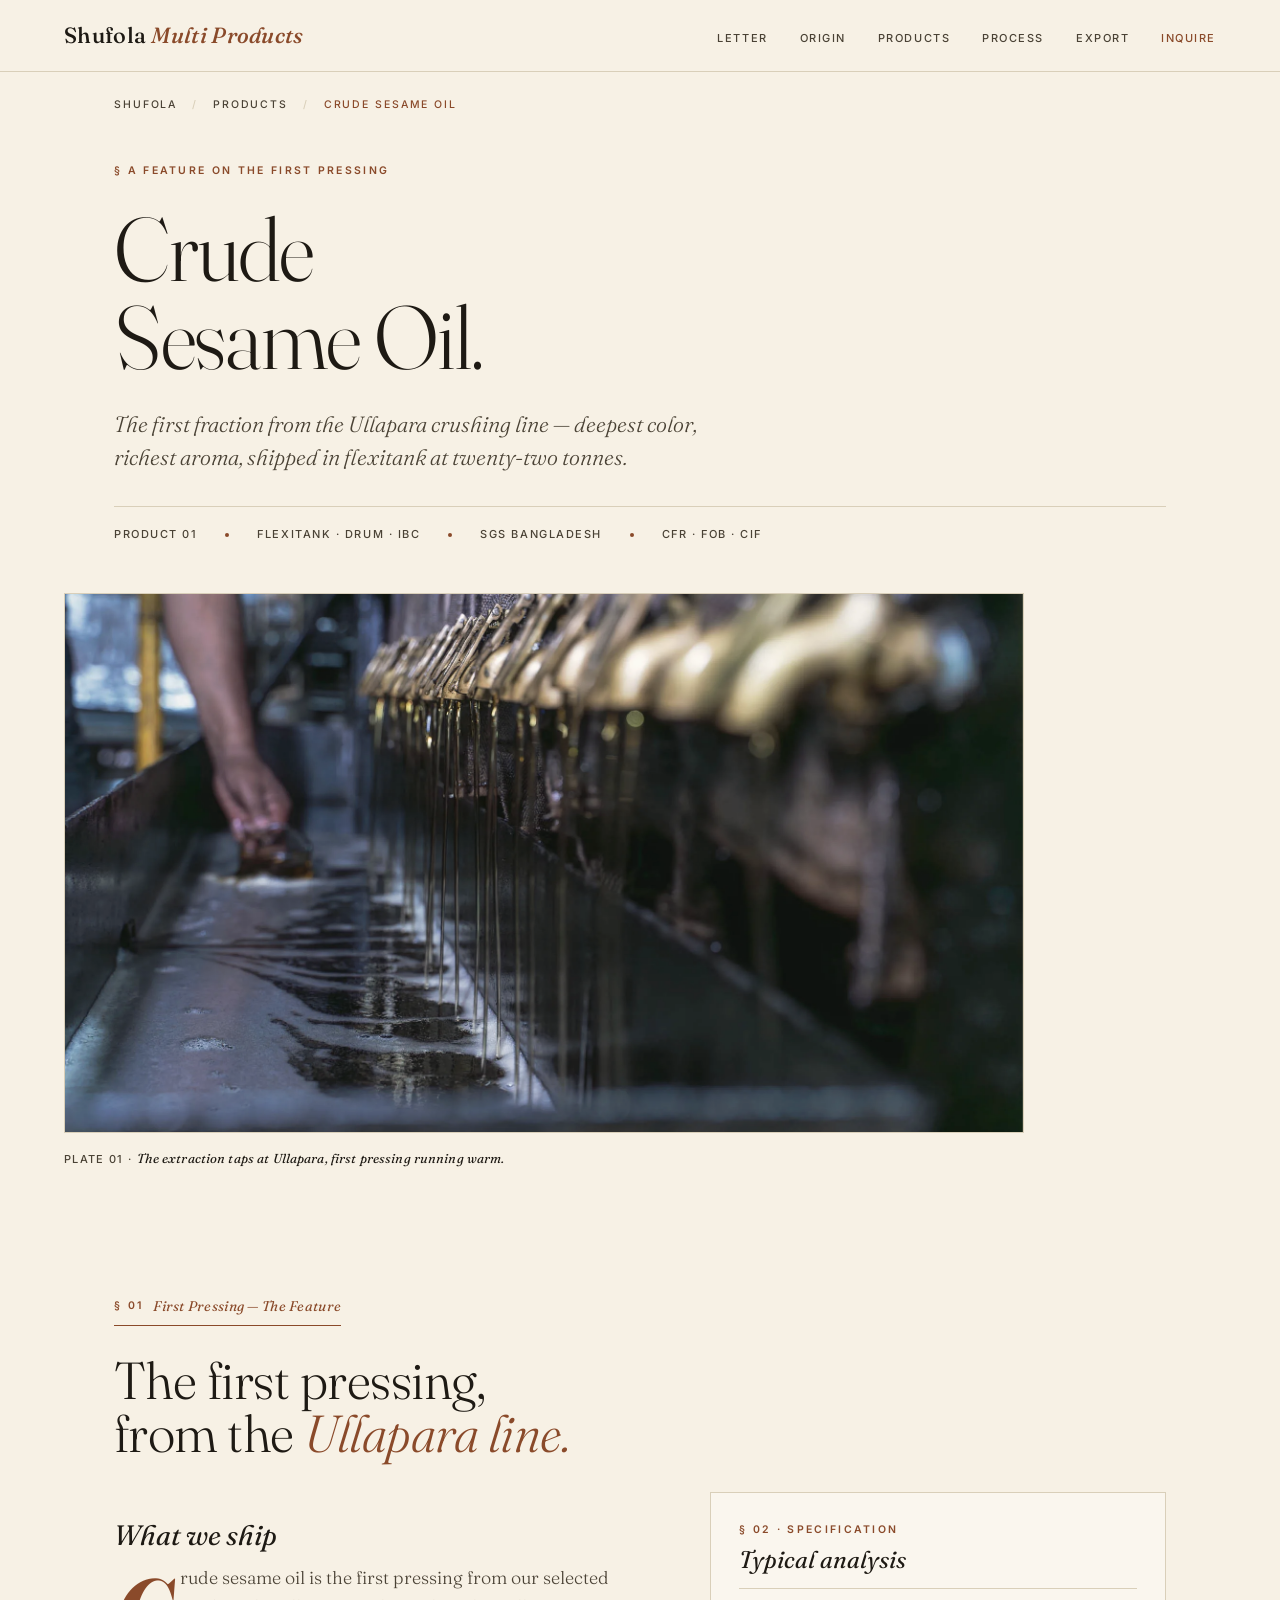
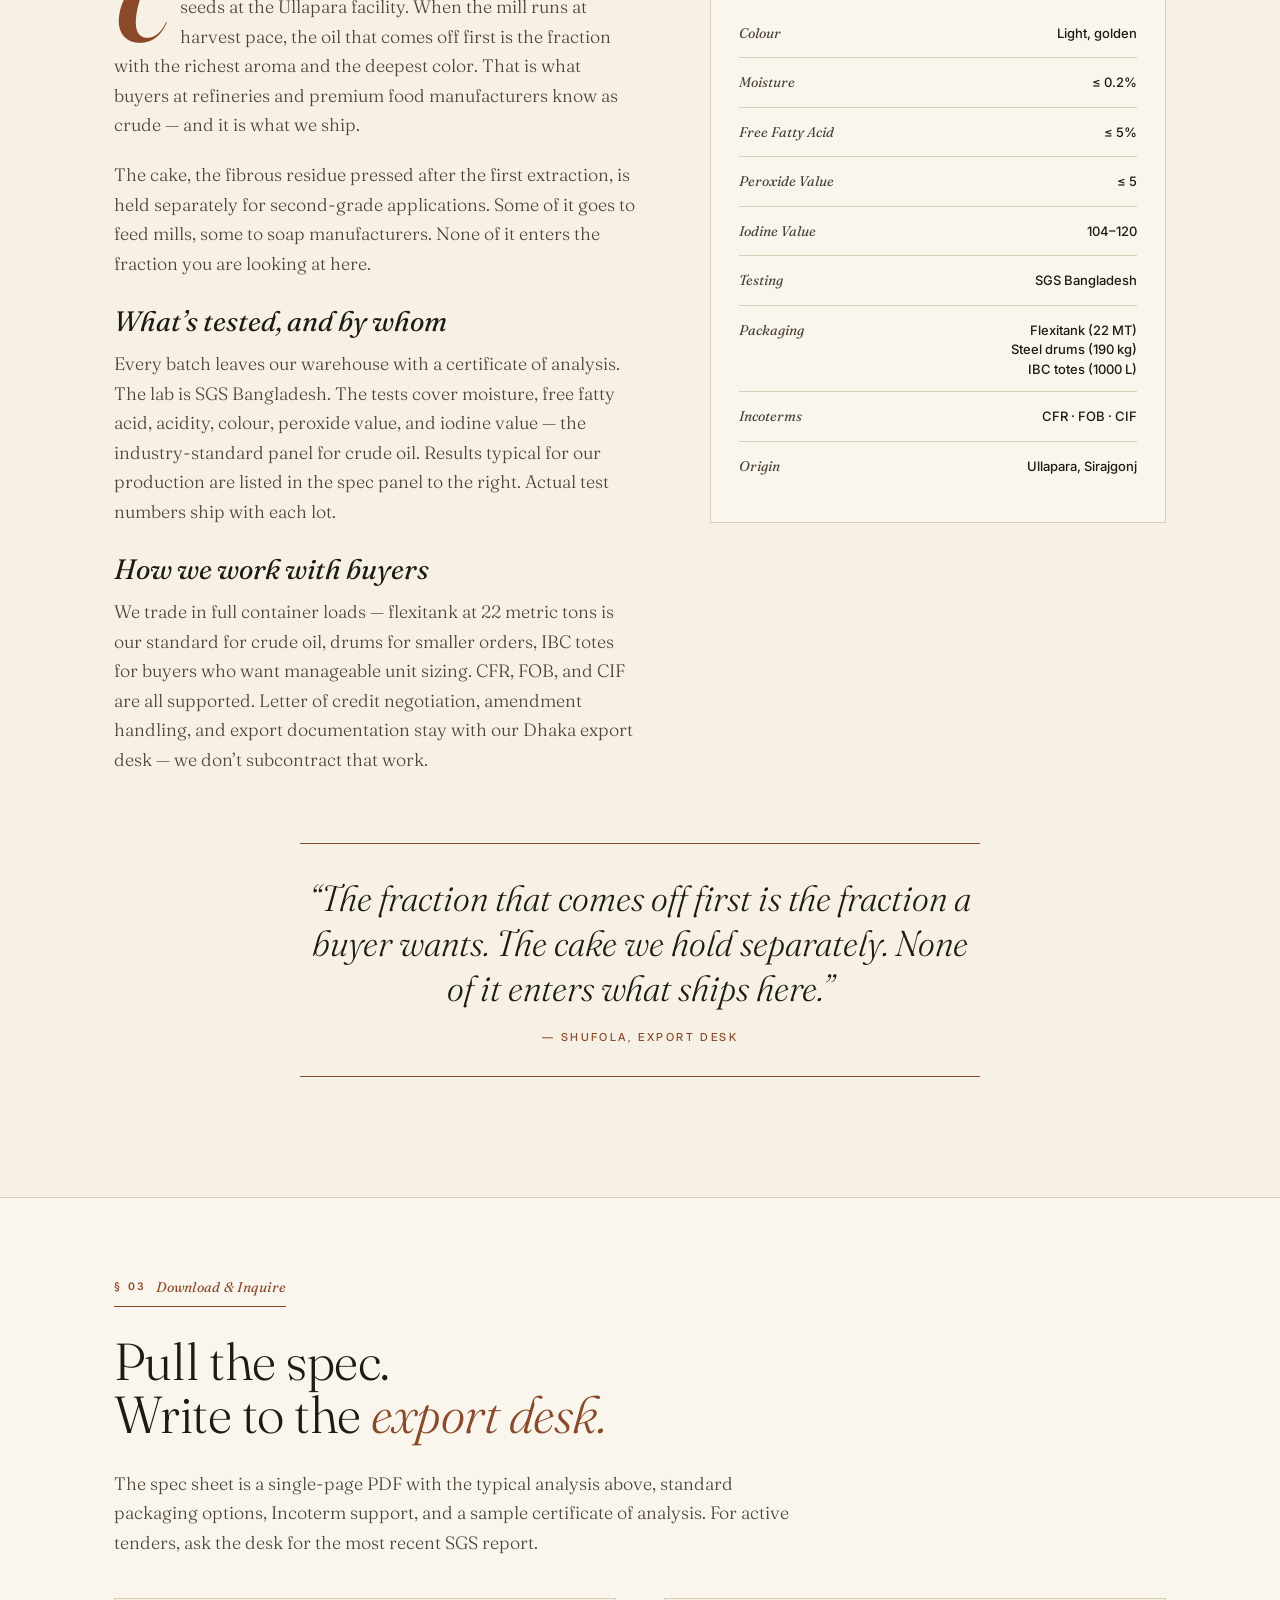
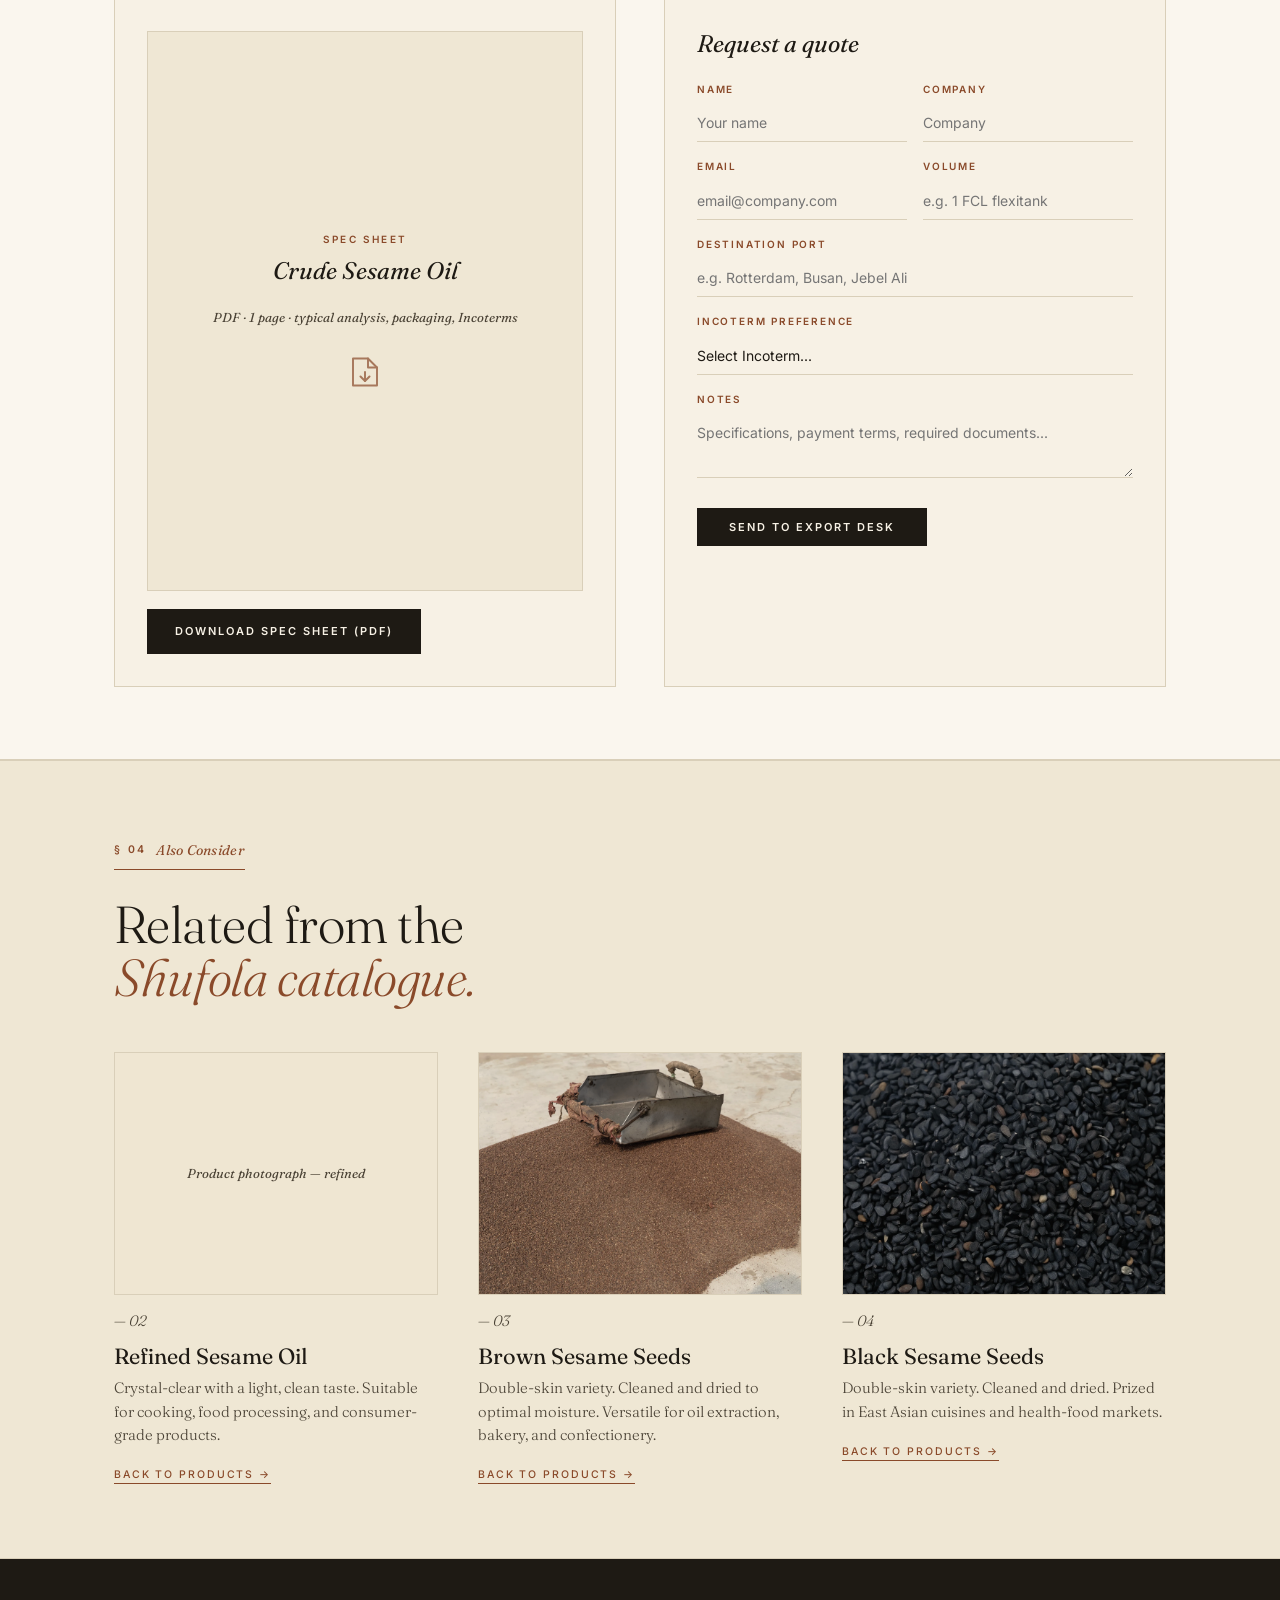
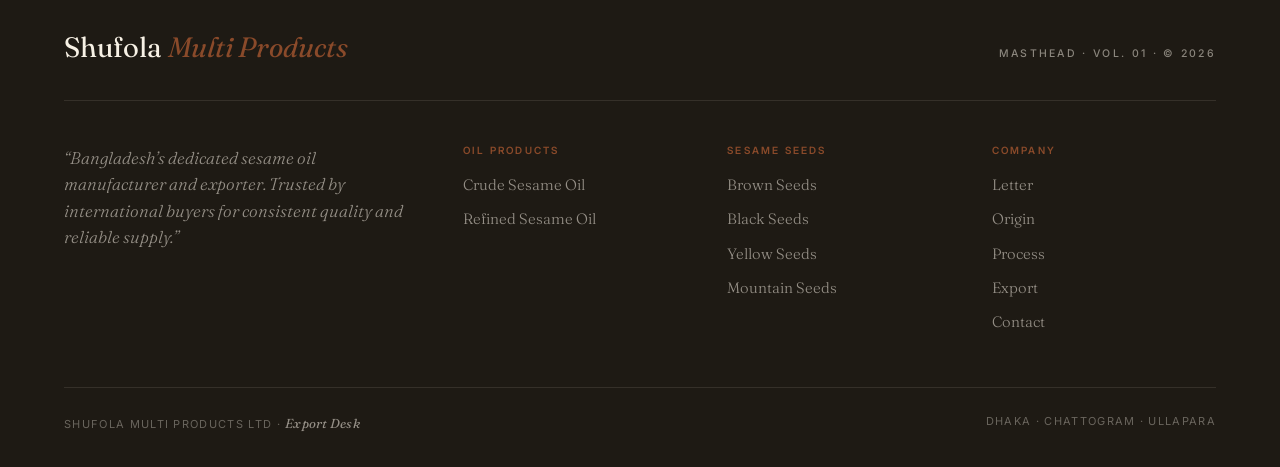
<file: mockups/v3-magazine-editorial/products/crude-sesame-oil.html>
<!DOCTYPE html>
<html lang="en">
<head>
<meta charset="UTF-8">
<meta name="viewport" content="width=device-width, initial-scale=1.0">
<title>Crude Sesame Oil — A Feature · Shufola Multi Products Ltd</title>
<meta name="description" content="A long-form feature on Shufola's crude sesame oil — first-pressing, SGS-tested at Ullapara, flexitank export-ready at 22 metric tons.">
<link rel="stylesheet" href="../../../content/fonts.css">
<style>
:root {
  --cream: #F7F1E5; --warm-white: #FAF6EE; --cream-deep: #EFE7D4;
  --ink: #1E1A14; --muted-ink: #4A4235;
  --sienna: #8A4A2A; --sienna-deep: #6B3820; --rule: #D9CFB9;
}
* { margin: 0; padding: 0; box-sizing: border-box; }
html { scroll-behavior: smooth; scroll-padding-top: 72px; }
body {
  font-family: 'Inter', system-ui, -apple-system, sans-serif;
  background: var(--cream); color: var(--muted-ink);
  font-size: 16px; line-height: 1.75; font-weight: 400;
  -webkit-font-smoothing: antialiased;
}
::selection { background: var(--sienna); color: var(--cream); }
h1, h2, h3, h4, h5 {
  font-family: 'Fraunces', Georgia, serif; color: var(--ink);
  font-weight: 400; line-height: 1.1; font-variation-settings: "opsz" 48;
}
a { color: var(--sienna); text-decoration: none; }
a:hover { color: var(--sienna-deep); }
img { display: block; max-width: 100%; }

/* Archival */
.archival { position: relative; overflow: hidden; background: var(--cream-deep); border: 1px solid var(--rule); }
.archival::after { content: ''; position: absolute; inset: 0; background: var(--cream); mix-blend-mode: multiply; opacity: 0.10; pointer-events: none; }
.archival img { width: 100%; height: 100%; object-fit: cover; filter: sepia(0.12) contrast(0.97); }

/* Masthead */
.masthead {
  position: fixed; top: 0; left: 0; right: 0; z-index: 100; height: 72px;
  display: flex; align-items: center; justify-content: space-between;
  padding: 0 clamp(24px, 5vw, 72px);
  background: rgba(247, 241, 229, 0.92); backdrop-filter: blur(10px);
  border-bottom: 1px solid var(--rule);
}
.mast-brand { font-family: 'Fraunces', serif; font-weight: 500; font-size: 22px; letter-spacing: 0.3px; color: var(--ink); font-variation-settings: "opsz" 36; }
.mast-brand .italic { font-style: italic; color: var(--sienna); }
.mast-nav { display: flex; gap: 32px; list-style: none; align-items: center; }
.mast-nav a { font-family: 'Inter', sans-serif; font-size: 11px; font-weight: 500; color: var(--muted-ink); letter-spacing: 0.14em; text-transform: uppercase; transition: color 0.25s; }
.mast-nav a:hover { color: var(--ink); }
.mast-nav .cta { color: var(--sienna); }
.menu-btn { display: none; background: none; border: none; cursor: pointer; }
.menu-btn span { display: block; width: 22px; height: 1.5px; background: var(--ink); margin: 5px 0; }

/* Breadcrumb */
.breadcrumb {
  padding: 96px clamp(24px, 5vw, 72px) 0;
  max-width: 1180px;
  margin: 0 auto;
  font-family: 'Inter', sans-serif;
  font-size: 10.5px;
  font-weight: 500;
  letter-spacing: 0.18em;
  text-transform: uppercase;
  color: var(--muted-ink);
}
.breadcrumb a {
  color: var(--muted-ink);
  border-bottom: 1px solid transparent;
  transition: color 0.25s, border-color 0.25s;
}
.breadcrumb a:hover {
  color: var(--sienna);
  border-bottom-color: var(--sienna);
}
.breadcrumb .sep { margin: 0 10px; color: var(--rule); }
.breadcrumb .cur { color: var(--sienna); }

/* Section tab */
.sec-tab {
  display: inline-flex; align-items: center; gap: 10px;
  font-family: 'Inter', sans-serif; font-size: 10.5px; font-weight: 600;
  letter-spacing: 0.22em; text-transform: uppercase; color: var(--sienna);
  padding-bottom: 6px; border-bottom: 1px solid var(--sienna); margin-bottom: 28px;
}
.sec-tab .silk { font-family: 'Fraunces', serif; font-style: italic; font-weight: 400; font-size: 14px; letter-spacing: 0.02em; text-transform: none; color: var(--sienna); }

/* Editorial hero */
.editorial-hero { padding: 48px clamp(24px, 5vw, 72px); max-width: 1180px; margin: 0 auto; }
.editorial-hero .kicker { font-family: 'Inter', sans-serif; font-size: 10.5px; font-weight: 600; letter-spacing: 0.22em; text-transform: uppercase; color: var(--sienna); margin-bottom: 24px; }
.editorial-hero h1 {
  font-size: clamp(48px, 7vw, 96px); font-weight: 300; line-height: 0.98;
  letter-spacing: -0.015em; color: var(--ink);
  font-variation-settings: "opsz" 144; max-width: 14ch;
}
.editorial-hero h1 em { font-style: italic; color: var(--sienna); font-weight: 400; }
.editorial-hero .dek {
  margin-top: 28px; max-width: 620px;
  font-family: 'Fraunces', serif; font-weight: 300; font-style: italic;
  font-size: clamp(18px, 1.8vw, 22px); line-height: 1.5;
  color: var(--muted-ink); font-variation-settings: "opsz" 36;
}
.editorial-hero .meta-line {
  margin-top: 32px; padding-top: 18px; border-top: 1px solid var(--rule);
  display: flex; gap: 28px; align-items: center; flex-wrap: wrap;
  font-family: 'Inter', sans-serif; font-size: 11px; font-weight: 500;
  letter-spacing: 0.14em; text-transform: uppercase; color: var(--muted-ink);
}
.editorial-hero .meta-line .dot { width: 4px; height: 4px; background: var(--sienna); border-radius: 50%; display: inline-block; }

/* Hero figure */
.hero-figure { margin: 0 clamp(24px, 5vw, 72px) 48px; }
.hero-figure .archival { aspect-ratio: 16 / 9; max-height: 540px; }
.hero-figure figcaption {
  margin-top: 14px;
  font-family: 'Inter', sans-serif; font-size: 11px; font-weight: 500;
  letter-spacing: 0.12em; text-transform: uppercase; color: var(--muted-ink);
}
.hero-figure figcaption em { font-family: 'Fraunces', serif; font-style: italic; font-weight: 400; text-transform: none; letter-spacing: 0.01em; color: var(--ink); font-size: 13px; }

/* Article sections */
.article { padding: 72px clamp(24px, 5vw, 72px); max-width: 1180px; margin: 0 auto; }
.article h2 {
  font-size: clamp(32px, 4.4vw, 52px); font-weight: 300; line-height: 1.02;
  margin-bottom: 28px; letter-spacing: -0.01em; font-variation-settings: "opsz" 72;
}
.article h2 em { font-style: italic; color: var(--sienna); }
.article h3 {
  font-size: clamp(22px, 2.4vw, 28px); font-weight: 400; font-style: italic;
  color: var(--ink); margin-bottom: 12px; margin-top: 28px; font-variation-settings: "opsz" 48;
}

/* Drop cap */
.mag-p {
  font-family: 'Fraunces', serif; font-weight: 300;
  font-size: clamp(17px, 1.4vw, 19px); line-height: 1.65;
  color: var(--muted-ink); margin-bottom: 20px; font-variation-settings: "opsz" 14;
}
.mag-p.has-dropcap::first-letter {
  font-family: 'Fraunces', serif; font-weight: 700; font-style: italic;
  font-size: 5em; line-height: 0.9; float: left;
  padding-right: 0.12em; padding-top: 0.08em;
  color: var(--sienna); font-variation-settings: "opsz" 144;
}
@supports (animation-timeline: view()) {
  .mag-p.has-dropcap::first-letter {
    animation: dropcap-enter 0.6s cubic-bezier(.22,.61,.36,1) both;
    animation-timeline: view(); animation-range: entry 0% entry 55%;
  }
}
@keyframes dropcap-enter {
  from { transform: translateY(20px) scale(0.9); opacity: 0; }
  to { transform: translateY(0) scale(1); opacity: 1; }
}
.mag-p em { font-style: italic; color: var(--ink); }
.mag-p strong { color: var(--ink); font-weight: 500; }

/* Narrative + spec layout */
.first-pressing {
  display: grid;
  grid-template-columns: 1.15fr 1fr;
  gap: 72px;
  align-items: start;
  margin-top: 32px;
}
.narrative-col { max-width: 62ch; }
.spec-panel {
  position: sticky;
  top: 96px;
  background: var(--warm-white);
  border: 1px solid var(--rule);
  padding: 28px 28px 32px;
}
.spec-panel-title {
  font-family: 'Inter', sans-serif;
  font-size: 10.5px;
  font-weight: 600;
  letter-spacing: 0.22em;
  text-transform: uppercase;
  color: var(--sienna);
  margin-bottom: 8px;
}
.spec-panel h4 {
  font-family: 'Fraunces', serif;
  font-style: italic;
  font-weight: 400;
  font-size: 24px;
  color: var(--ink);
  margin-bottom: 20px;
  padding-bottom: 14px;
  border-bottom: 1px solid var(--rule);
  font-variation-settings: "opsz" 48;
}
.spec-row {
  display: grid;
  grid-template-columns: 1fr auto;
  gap: 16px;
  padding: 12px 0;
  border-bottom: 1px solid var(--rule);
  align-items: baseline;
}
.spec-row:last-child { border-bottom: none; }
.spec-label {
  font-family: 'Fraunces', serif;
  font-style: italic;
  font-weight: 400;
  font-size: 14px;
  color: var(--muted-ink);
  font-variation-settings: "opsz" 18;
}
.spec-val {
  font-family: 'Inter', sans-serif;
  font-size: 13px;
  font-weight: 500;
  color: var(--ink);
  text-align: right;
}
.spec-pack {
  font-family: 'Inter', sans-serif;
  font-size: 13px;
  font-weight: 500;
  color: var(--ink);
  text-align: right;
  line-height: 1.5;
}

/* Band alternation */
.band-warm { background: var(--warm-white); border-top: 1px solid var(--rule); border-bottom: 1px solid var(--rule); }
.band-deep { background: var(--cream-deep); border-top: 1px solid var(--rule); border-bottom: 1px solid var(--rule); }

/* Pull quote */
.pull-quote {
  margin: 48px auto; padding: 32px 0; max-width: 680px; text-align: center;
  border-top: 1px solid var(--sienna); border-bottom: 1px solid var(--sienna);
  font-family: 'Fraunces', serif; font-style: italic; font-weight: 300;
  font-size: clamp(26px, 3vw, 36px); line-height: 1.25;
  color: var(--ink); font-variation-settings: "opsz" 72;
  opacity: 0; transform: translateY(10px);
  transition: opacity 0.9s cubic-bezier(.22,.61,.36,1), transform 0.9s cubic-bezier(.22,.61,.36,1);
}
.pull-quote.visible { opacity: 1; transform: translateY(0); }
.pull-quote cite { display: block; margin-top: 20px; font-family: 'Inter', sans-serif; font-style: normal; font-weight: 500; font-size: 11px; letter-spacing: 0.22em; text-transform: uppercase; color: var(--sienna); }

/* Download + Inquire */
.download-inquire { display: grid; grid-template-columns: 1fr 1fr; gap: 48px; margin-top: 40px; }
.download-card { padding: 32px; background: var(--cream); border: 1px solid var(--rule); display: flex; flex-direction: column; gap: 18px; }
.download-card .preview {
  aspect-ratio: 7 / 9; background: var(--cream-deep); border: 1px solid var(--rule);
  display: flex; flex-direction: column; align-items: center; justify-content: center;
  gap: 8px; padding: 24px; text-align: center;
}
.download-card .preview-kicker { font-family: 'Inter', sans-serif; font-size: 10px; font-weight: 600; letter-spacing: 0.22em; text-transform: uppercase; color: var(--sienna); }
.download-card .preview-title { font-family: 'Fraunces', serif; font-style: italic; font-weight: 400; font-size: 24px; line-height: 1.2; color: var(--ink); font-variation-settings: "opsz" 48; }
.download-card .preview-small { font-family: 'Fraunces', serif; font-style: italic; font-size: 13px; color: var(--muted-ink); margin-top: 12px; }
.download-cta {
  display: inline-block; padding: 13px 28px; background: var(--ink); color: var(--cream);
  font-family: 'Inter', sans-serif; font-size: 11px; font-weight: 600;
  letter-spacing: 0.18em; text-transform: uppercase; border: none; cursor: pointer;
  align-self: flex-start; transition: background 0.3s;
}
.download-cta:hover { background: var(--sienna-deep); color: var(--cream); }

.quote-form { padding: 32px; background: var(--cream); border: 1px solid var(--rule); display: flex; flex-direction: column; gap: 16px; }
.quote-form h4 { font-family: 'Fraunces', serif; font-style: italic; font-weight: 400; font-size: 24px; color: var(--ink); margin-bottom: 8px; font-variation-settings: "opsz" 48; }
.qf-row { display: grid; grid-template-columns: 1fr 1fr; gap: 16px; }
.ff label { display: block; font-family: 'Inter', sans-serif; font-size: 10px; font-weight: 600; letter-spacing: 0.18em; text-transform: uppercase; color: var(--sienna); margin-bottom: 6px; }
.ff input, .ff select, .ff textarea {
  width: 100%; padding: 10px 0; border: none; border-bottom: 1px solid var(--rule);
  background: transparent; font-family: 'Inter', sans-serif; font-size: 14px;
  color: var(--ink); outline: none; transition: border-color 0.3s;
  border-radius: 0; -webkit-appearance: none;
}
.ff input:focus, .ff select:focus, .ff textarea:focus { border-color: var(--sienna); }
.ff textarea { min-height: 64px; resize: vertical; }
.quote-btn {
  align-self: flex-start; padding: 12px 32px; background: var(--ink); color: var(--cream);
  font-family: 'Inter', sans-serif; font-size: 11px; font-weight: 600;
  letter-spacing: 0.18em; text-transform: uppercase; border: none; cursor: pointer;
  transition: background 0.3s; margin-top: 6px;
}
.quote-btn:hover { background: var(--sienna-deep); }

/* Related products */
.related-grid {
  display: grid;
  grid-template-columns: repeat(3, 1fr);
  gap: 40px;
  margin-top: 48px;
}
.related-item .archival {
  aspect-ratio: 4 / 3;
  margin-bottom: 14px;
}
.related-num {
  font-family: 'Fraunces', serif;
  font-style: italic;
  font-size: 13px;
  color: var(--sienna);
  margin-bottom: 4px;
}
.related-item h4 {
  font-size: 22px;
  font-weight: 400;
  margin-bottom: 8px;
  color: var(--ink);
  font-variation-settings: "opsz" 36;
}
.related-item p {
  font-family: 'Fraunces', serif;
  font-weight: 300;
  font-size: 15px;
  line-height: 1.55;
  color: var(--muted-ink);
  margin-bottom: 12px;
}
.related-item a.link {
  font-family: 'Inter', sans-serif;
  font-size: 10.5px;
  font-weight: 500;
  letter-spacing: 0.18em;
  text-transform: uppercase;
  color: var(--sienna);
  border-bottom: 1px solid var(--sienna);
  padding-bottom: 2px;
  transition: color 0.25s;
}
.related-item a.link:hover { color: var(--sienna-deep); }
.related-photo-missing {
  width: 100%;
  height: 100%;
  display: flex;
  align-items: center;
  justify-content: center;
  font-family: 'Fraunces', serif;
  font-style: italic;
  font-size: 13px;
  color: var(--muted-ink);
}

/* Footer */
.footer { background: var(--ink); color: rgba(247, 241, 229, 0.6); padding: 64px clamp(24px, 5vw, 72px) 32px; }
.footer-inner { max-width: 1180px; margin: 0 auto; }
.footer-head { padding-bottom: 28px; border-bottom: 1px solid rgba(217, 207, 185, 0.12); display: flex; justify-content: space-between; align-items: baseline; flex-wrap: wrap; gap: 24px; }
.footer-head .f-brand { font-family: 'Fraunces', serif; font-weight: 400; font-size: 28px; color: var(--cream); font-variation-settings: "opsz" 48; }
.footer-head .f-brand em { font-style: italic; color: var(--sienna); }
.footer-head .f-issue { font-family: 'Inter', sans-serif; font-size: 10.5px; font-weight: 500; letter-spacing: 0.22em; text-transform: uppercase; color: rgba(247, 241, 229, 0.5); }
.footer-grid { display: grid; grid-template-columns: 1.6fr 1fr 1fr 1fr; gap: 40px; padding: 44px 0; border-bottom: 1px solid rgba(217, 207, 185, 0.12); }
.f-desc { font-family: 'Fraunces', serif; font-weight: 300; font-style: italic; font-size: 17px; line-height: 1.55; max-width: 340px; color: rgba(247, 241, 229, 0.55); }
.footer-col h4 { font-family: 'Inter', sans-serif; font-size: 10px; font-weight: 600; letter-spacing: 0.22em; text-transform: uppercase; color: var(--sienna); margin-bottom: 16px; }
.footer-col a { display: block; font-family: 'Fraunces', serif; font-weight: 300; font-size: 15px; color: rgba(247, 241, 229, 0.55); margin-bottom: 8px; transition: color 0.3s; }
.footer-col a:hover { color: var(--cream); }
.footer-bottom { padding-top: 24px; display: flex; justify-content: space-between; font-family: 'Inter', sans-serif; font-size: 11px; letter-spacing: 0.12em; text-transform: uppercase; color: rgba(247, 241, 229, 0.35); }
.footer-bottom em { font-family: 'Fraunces', serif; font-style: italic; text-transform: none; letter-spacing: 0.01em; font-size: 13px; color: rgba(247, 241, 229, 0.55); }

/* Reveal / motion */
.reveal { opacity: 0; transform: translateY(14px); transition: opacity 0.8s cubic-bezier(.22,.61,.36,1), transform 0.8s cubic-bezier(.22,.61,.36,1); }
.reveal.visible { opacity: 1; transform: translateY(0); }
@supports (animation-timeline: view()) {
  .parallax-img { animation: parallax-drift linear both; animation-timeline: view(); animation-range: entry 0% exit 100%; will-change: transform; }
}
@keyframes parallax-drift { from { transform: translateY(-3%); } to { transform: translateY(3%); } }
@media (prefers-reduced-motion: reduce) {
  *, *::before, *::after { animation-duration: 0.01ms !important; transition-duration: 0.01ms !important; }
  .reveal, .pull-quote { opacity: 1; transform: none; }
  .parallax-img { animation: none !important; transform: none !important; }
}

/* Responsive */
@media (max-width: 1024px) {
  .first-pressing {
    grid-template-columns: 1fr;
    gap: 40px;
  }
  .spec-panel { position: static; }
  .download-inquire {
    grid-template-columns: 1fr;
    gap: 24px;
  }
  .related-grid { grid-template-columns: 1fr; gap: 32px; }
  .footer-grid { grid-template-columns: 1fr 1fr; }
  .editorial-hero h1 { font-size: clamp(42px, 8vw, 76px); }
}

@media (max-width: 680px) {
  .mast-nav { display: none; }
  .menu-btn { display: block; }
  .breadcrumb { padding: 92px 24px 0; }
  .editorial-hero {
    padding: 32px 24px;
  }
  .hero-figure {
    padding: 0;
    margin: 0 24px 32px;
  }
  .article { padding: 56px 24px; }
  .qf-row { grid-template-columns: 1fr; }
  .pull-quote {
    font-size: 22px;
    margin: 28px auto;
  }
  .footer-grid { grid-template-columns: 1fr; }
  .footer-bottom { flex-direction: column; gap: 6px; }
  .editorial-hero .meta-line { gap: 14px; }
  .download-card, .quote-form { padding: 24px; }
}
</style>
</head>
<body class="theme-v3">

<nav class="masthead">
  <a href="../home.html" class="mast-brand">Shufola <span class="italic">Multi Products</span></a>
  <ul class="mast-nav">
    <li><a href="../home.html#letter">Letter</a></li>
    <li><a href="../home.html#origin">Origin</a></li>
    <li><a href="../home.html#products">Products</a></li>
    <li><a href="../home.html#process">Process</a></li>
    <li><a href="../home.html#export">Export</a></li>
    <li><a href="../home.html#contact" class="cta">Inquire</a></li>
  </ul>
  <button class="menu-btn" onclick="document.querySelector('.mast-nav').classList.toggle('show')" aria-label="Menu"><span></span><span></span><span></span></button>
</nav>

<nav class="breadcrumb" aria-label="Breadcrumb">
  <a href="../home.html">Shufola</a>
  <span class="sep">/</span>
  <a href="../home.html#products">Products</a>
  <span class="sep">/</span>
  <span class="cur">Crude Sesame Oil</span>
</nav>

<header class="editorial-hero">
  <p class="kicker">&sect; A Feature on the First Pressing</p>
  <h1>Crude<br>Sesame Oil.</h1>
  <p class="dek">The first fraction from the Ullapara crushing line &mdash; deepest color, richest aroma, shipped in flexitank at twenty-two tonnes.</p>
  <div class="meta-line">
    <span>Product 01</span>
    <span class="dot"></span>
    <span>Flexitank &middot; Drum &middot; IBC</span>
    <span class="dot"></span>
    <span>SGS Bangladesh</span>
    <span class="dot"></span>
    <span>CFR &middot; FOB &middot; CIF</span>
  </div>
</header>

<figure class="hero-figure reveal">
  <div class="archival">
    <img class="parallax-img" src="../../../content/assets/dsc01084.webp" alt="Low-angle view along a row of brass extraction taps at the Ullapara crushing line, amber crude sesame oil streaming into a catch trough, a hand placing a small glass at left, warm tungsten light">
  </div>
  <figcaption>Plate 01 &middot; <em>The extraction taps at Ullapara, first pressing running warm.</em></figcaption>
</figure>

<article class="article" id="first-pressing">
  <span class="sec-tab">§ 01 <span class="silk">First Pressing &mdash; The Feature</span></span>
  <h2>The first pressing,<br>from the <em>Ullapara line.</em></h2>

  <div class="first-pressing">
    <div class="narrative-col">
      <h3>What we ship</h3>
      <p class="mag-p has-dropcap reveal">Crude sesame oil is the first pressing from our selected seeds at the Ullapara facility. When the mill runs at harvest pace, the oil that comes off first is the fraction with the richest aroma and the deepest color. That is what buyers at refineries and premium food manufacturers know as crude &mdash; and it is what we ship.</p>
      <p class="mag-p">The cake, the fibrous residue pressed after the first extraction, is held separately for second-grade applications. Some of it goes to feed mills, some to soap manufacturers. None of it enters the fraction you are looking at here.</p>

      <h3>What&rsquo;s tested, and by whom</h3>
      <p class="mag-p">Every batch leaves our warehouse with a certificate of analysis. The lab is SGS Bangladesh. The tests cover moisture, free fatty acid, acidity, colour, peroxide value, and iodine value &mdash; the industry-standard panel for crude oil. Results typical for our production are listed in the spec panel to the right. Actual test numbers ship with each lot.</p>

      <h3>How we work with buyers</h3>
      <p class="mag-p">We trade in full container loads &mdash; flexitank at 22 metric tons is our standard for crude oil, drums for smaller orders, IBC totes for buyers who want manageable unit sizing. CFR, FOB, and CIF are all supported. Letter of credit negotiation, amendment handling, and export documentation stay with our Dhaka export desk &mdash; we don&rsquo;t subcontract that work.</p>
    </div>

    <aside class="spec-panel" aria-label="Crude Sesame Oil — Typical specification">
      <p class="spec-panel-title">&sect; 02 &middot; Specification</p>
      <h4>Typical analysis</h4>
      <div class="spec-row"><span class="spec-label">Colour</span><span class="spec-val">Light, golden</span></div>
      <div class="spec-row"><span class="spec-label">Moisture</span><span class="spec-val">&le; 0.2%</span></div>
      <div class="spec-row"><span class="spec-label">Free Fatty Acid</span><span class="spec-val">&le; 5%</span></div>
      <div class="spec-row"><span class="spec-label">Peroxide Value</span><span class="spec-val">&le; 5</span></div>
      <div class="spec-row"><span class="spec-label">Iodine Value</span><span class="spec-val">104&ndash;120</span></div>
      <div class="spec-row"><span class="spec-label">Testing</span><span class="spec-val">SGS Bangladesh</span></div>
      <div class="spec-row">
        <span class="spec-label">Packaging</span>
        <span class="spec-pack">Flexitank (22 MT)<br>Steel drums (190 kg)<br>IBC totes (1000 L)</span>
      </div>
      <div class="spec-row"><span class="spec-label">Incoterms</span><span class="spec-val">CFR &middot; FOB &middot; CIF</span></div>
      <div class="spec-row"><span class="spec-label">Origin</span><span class="spec-val">Ullapara, Sirajgonj</span></div>
    </aside>
  </div>

  <blockquote class="pull-quote reveal">
    &ldquo;The fraction that comes off first is the fraction a buyer wants. The cake we hold separately. None of it enters what ships here.&rdquo;
    <cite>&mdash; Shufola, Export Desk</cite>
  </blockquote>
</article>

<section class="band-warm">
  <article class="article" id="download-inquire">
    <span class="sec-tab">§ 03 <span class="silk">Download &amp; Inquire</span></span>
    <h2>Pull the spec.<br>Write to the <em>export desk.</em></h2>
    <p class="mag-p" style="max-width: 62ch;">The spec sheet is a single-page PDF with the typical analysis above, standard packaging options, Incoterm support, and a sample certificate of analysis. For active tenders, ask the desk for the most recent SGS report.</p>

    <div class="download-inquire">
      <div class="download-card reveal">
        <div class="preview">
          <div class="preview-kicker">Spec Sheet</div>
          <div class="preview-title">Crude Sesame Oil</div>
          <div class="preview-small">PDF &middot; 1 page &middot; typical analysis, packaging, Incoterms</div>
          <svg width="36" height="36" viewBox="0 0 24 24" fill="none" stroke="#8A4A2A" stroke-width="1.3" stroke-linecap="round" stroke-linejoin="round" aria-hidden="true" style="margin-top: 18px; opacity: 0.7;">
            <path d="M14 3 L20 9 L20 21 L4 21 L4 3 Z" />
            <path d="M14 3 L14 9 L20 9" />
            <path d="M12 12 L12 18" />
            <path d="M9 15 L12 18 L15 15" />
          </svg>
        </div>
        <a href="#" class="download-cta" onclick="event.preventDefault(); this.textContent = 'Preparing download — or contact the desk';">Download Spec Sheet (PDF)</a>
      </div>
      <form action="#" class="quote-form reveal" onsubmit="event.preventDefault(); this.querySelector('.quote-btn').textContent = 'Thank you — desk will reply within 24h';">
        <h4>Request a quote</h4>
        <div class="qf-row">
          <div class="ff"><label>Name</label><input type="text" placeholder="Your name" required></div>
          <div class="ff"><label>Company</label><input type="text" placeholder="Company"></div>
        </div>
        <div class="qf-row">
          <div class="ff"><label>Email</label><input type="email" placeholder="email@company.com" required></div>
          <div class="ff"><label>Volume</label><input type="text" placeholder="e.g. 1 FCL flexitank"></div>
        </div>
        <div class="ff"><label>Destination port</label><input type="text" placeholder="e.g. Rotterdam, Busan, Jebel Ali"></div>
        <div class="ff"><label>Incoterm preference</label><select><option value="">Select Incoterm...</option><option>CFR</option><option>FOB</option><option>CIF</option></select></div>
        <div class="ff"><label>Notes</label><textarea placeholder="Specifications, payment terms, required documents..."></textarea></div>
        <button class="quote-btn" type="submit">Send to Export Desk</button>
      </form>
    </div>
  </article>
</section>

<section class="band-deep">
  <article class="article" id="also-consider">
    <span class="sec-tab">§ 04 <span class="silk">Also Consider</span></span>
    <h2>Related from the<br><em>Shufola catalogue.</em></h2>
    <div class="related-grid">
      <article class="related-item reveal">
        <figure class="archival">
          <div class="related-photo-missing">Product photograph &mdash; refined</div>
        </figure>
        <p class="related-num">&mdash; 02</p>
        <h4>Refined Sesame Oil</h4>
        <p>Crystal-clear with a light, clean taste. Suitable for cooking, food processing, and consumer-grade products.</p>
        <a href="../home.html#products" class="link">Back to products &rarr;</a>
      </article>
      <article class="related-item reveal">
        <figure class="archival">
          <img src="../../../content/assets/dsc00602.webp" alt="Metal scoop resting on a bed of brown sesame seeds across a drying floor">
        </figure>
        <p class="related-num">&mdash; 03</p>
        <h4>Brown Sesame Seeds</h4>
        <p>Double-skin variety. Cleaned and dried to optimal moisture. Versatile for oil extraction, bakery, and confectionery.</p>
        <a href="../home.html#products" class="link">Back to products &rarr;</a>
      </article>
      <article class="related-item reveal">
        <figure class="archival">
          <img src="../../../content/assets/black-sesame-seeds-double-skin.webp" alt="Tight macro of double-skin black sesame seeds">
        </figure>
        <p class="related-num">&mdash; 04</p>
        <h4>Black Sesame Seeds</h4>
        <p>Double-skin variety. Cleaned and dried. Prized in East Asian cuisines and health-food markets.</p>
        <a href="../home.html#products" class="link">Back to products &rarr;</a>
      </article>
    </div>
  </article>
</section>

<footer class="footer">
  <div class="footer-inner">
    <div class="footer-head">
      <span class="f-brand">Shufola <em>Multi Products</em></span>
      <span class="f-issue">Masthead &middot; Vol. 01 &middot; &copy; 2026</span>
    </div>
    <div class="footer-grid">
      <div>
        <p class="f-desc">&ldquo;Bangladesh&rsquo;s dedicated sesame oil manufacturer and exporter. Trusted by international buyers for consistent quality and reliable supply.&rdquo;</p>
      </div>
      <div class="footer-col"><h4>Oil Products</h4><a href="../home.html#products">Crude Sesame Oil</a><a href="../home.html#products">Refined Sesame Oil</a></div>
      <div class="footer-col"><h4>Sesame Seeds</h4><a href="../home.html#products">Brown Seeds</a><a href="../home.html#products">Black Seeds</a><a href="../home.html#products">Yellow Seeds</a><a href="../home.html#products">Mountain Seeds</a></div>
      <div class="footer-col"><h4>Company</h4><a href="../home.html#letter">Letter</a><a href="../home.html#origin">Origin</a><a href="../home.html#process">Process</a><a href="../home.html#export">Export</a><a href="../home.html#contact">Contact</a></div>
    </div>
    <div class="footer-bottom">
      <span>Shufola Multi Products Ltd &middot; <em>Export Desk</em></span>
      <span>Dhaka &middot; Chattogram &middot; Ullapara</span>
    </div>
  </div>
</footer>

<script>
const els = document.querySelectorAll('.reveal, .pull-quote');
if ('IntersectionObserver' in window) {
  const io = new IntersectionObserver((entries) => {
    entries.forEach(e => {
      if (e.isIntersecting) {
        e.target.classList.add('visible');
        io.unobserve(e.target);
      }
    });
  }, { threshold: 0.12, rootMargin: '0px 0px -60px 0px' });
  els.forEach(el => io.observe(el));
} else {
  els.forEach(el => el.classList.add('visible'));
}

document.querySelectorAll('a[href^="#"]').forEach(a => {
  a.addEventListener('click', function(e) {
    const href = this.getAttribute('href');
    if (href === '#' || href.length < 2) return;
    const t = document.querySelector(href);
    if (t) { e.preventDefault(); t.scrollIntoView({ behavior: 'smooth' }); }
  });
});
</script>

</body>
</html>
</file>
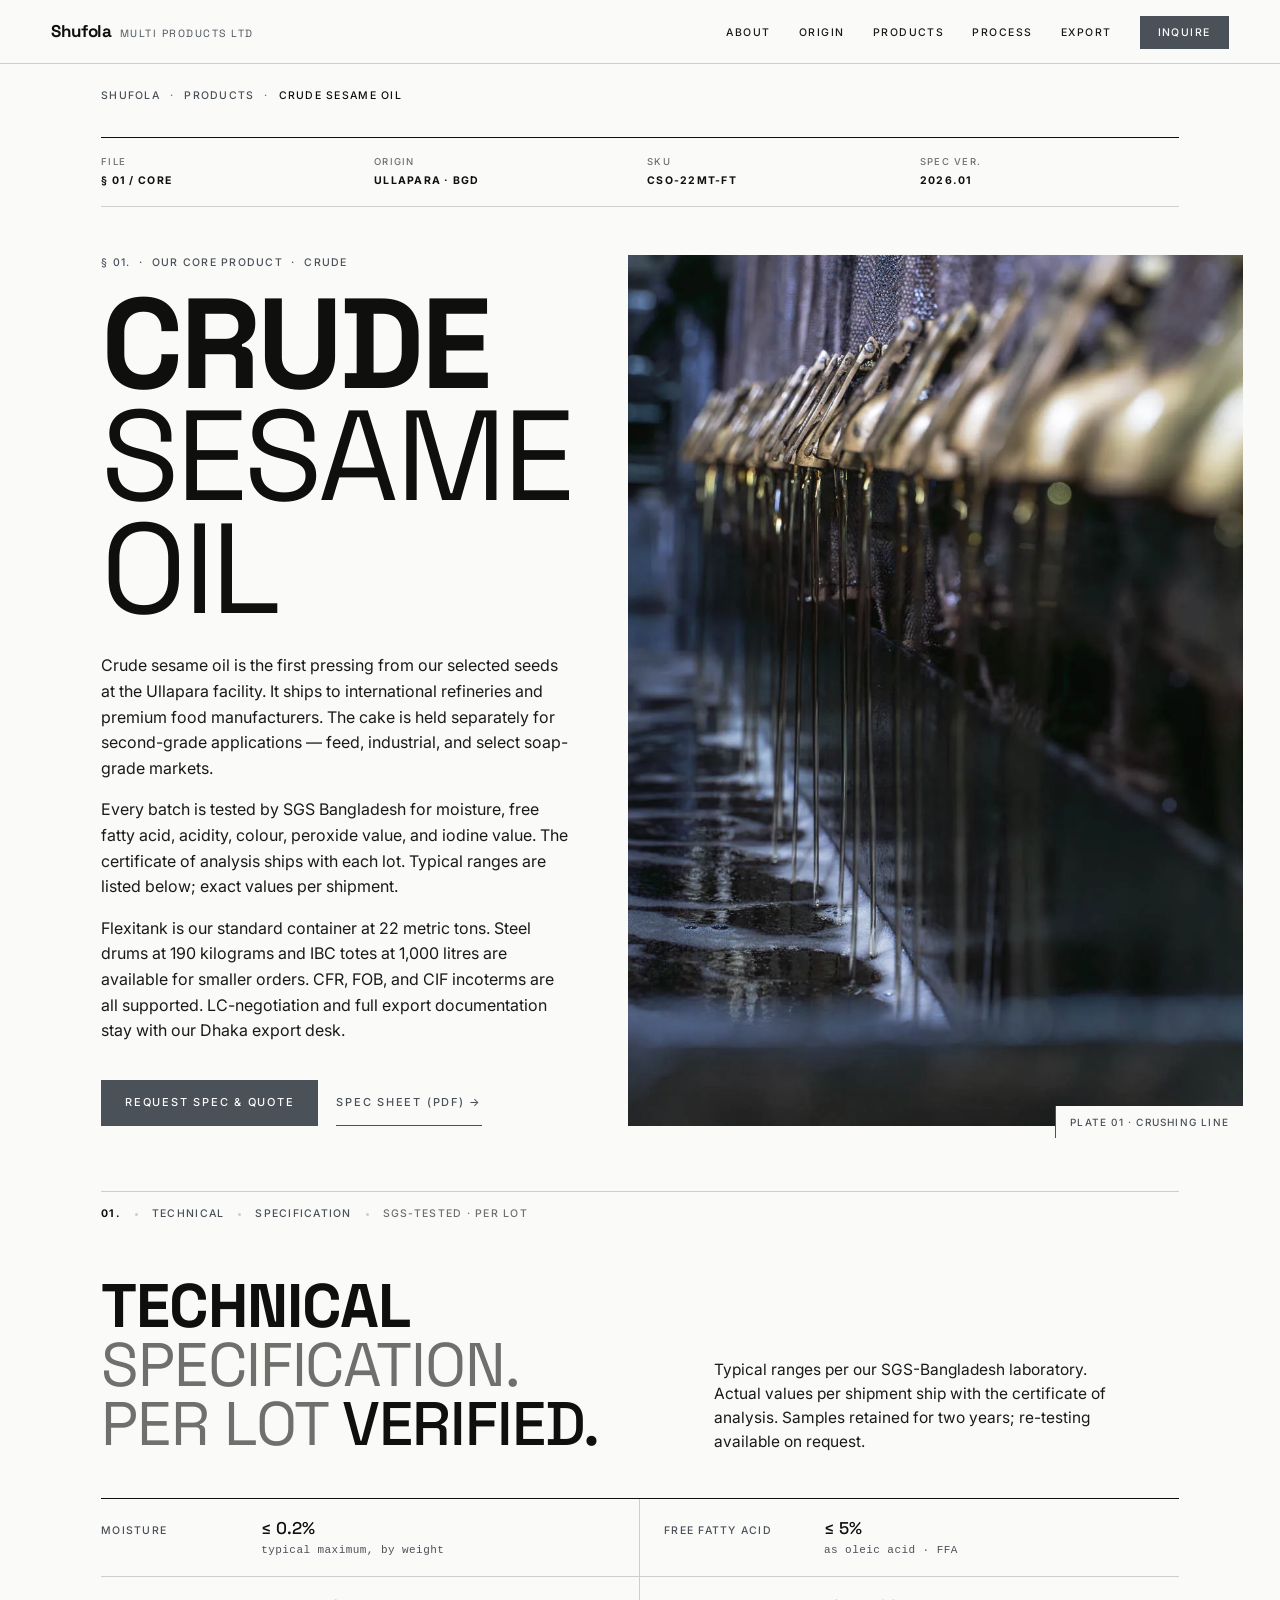
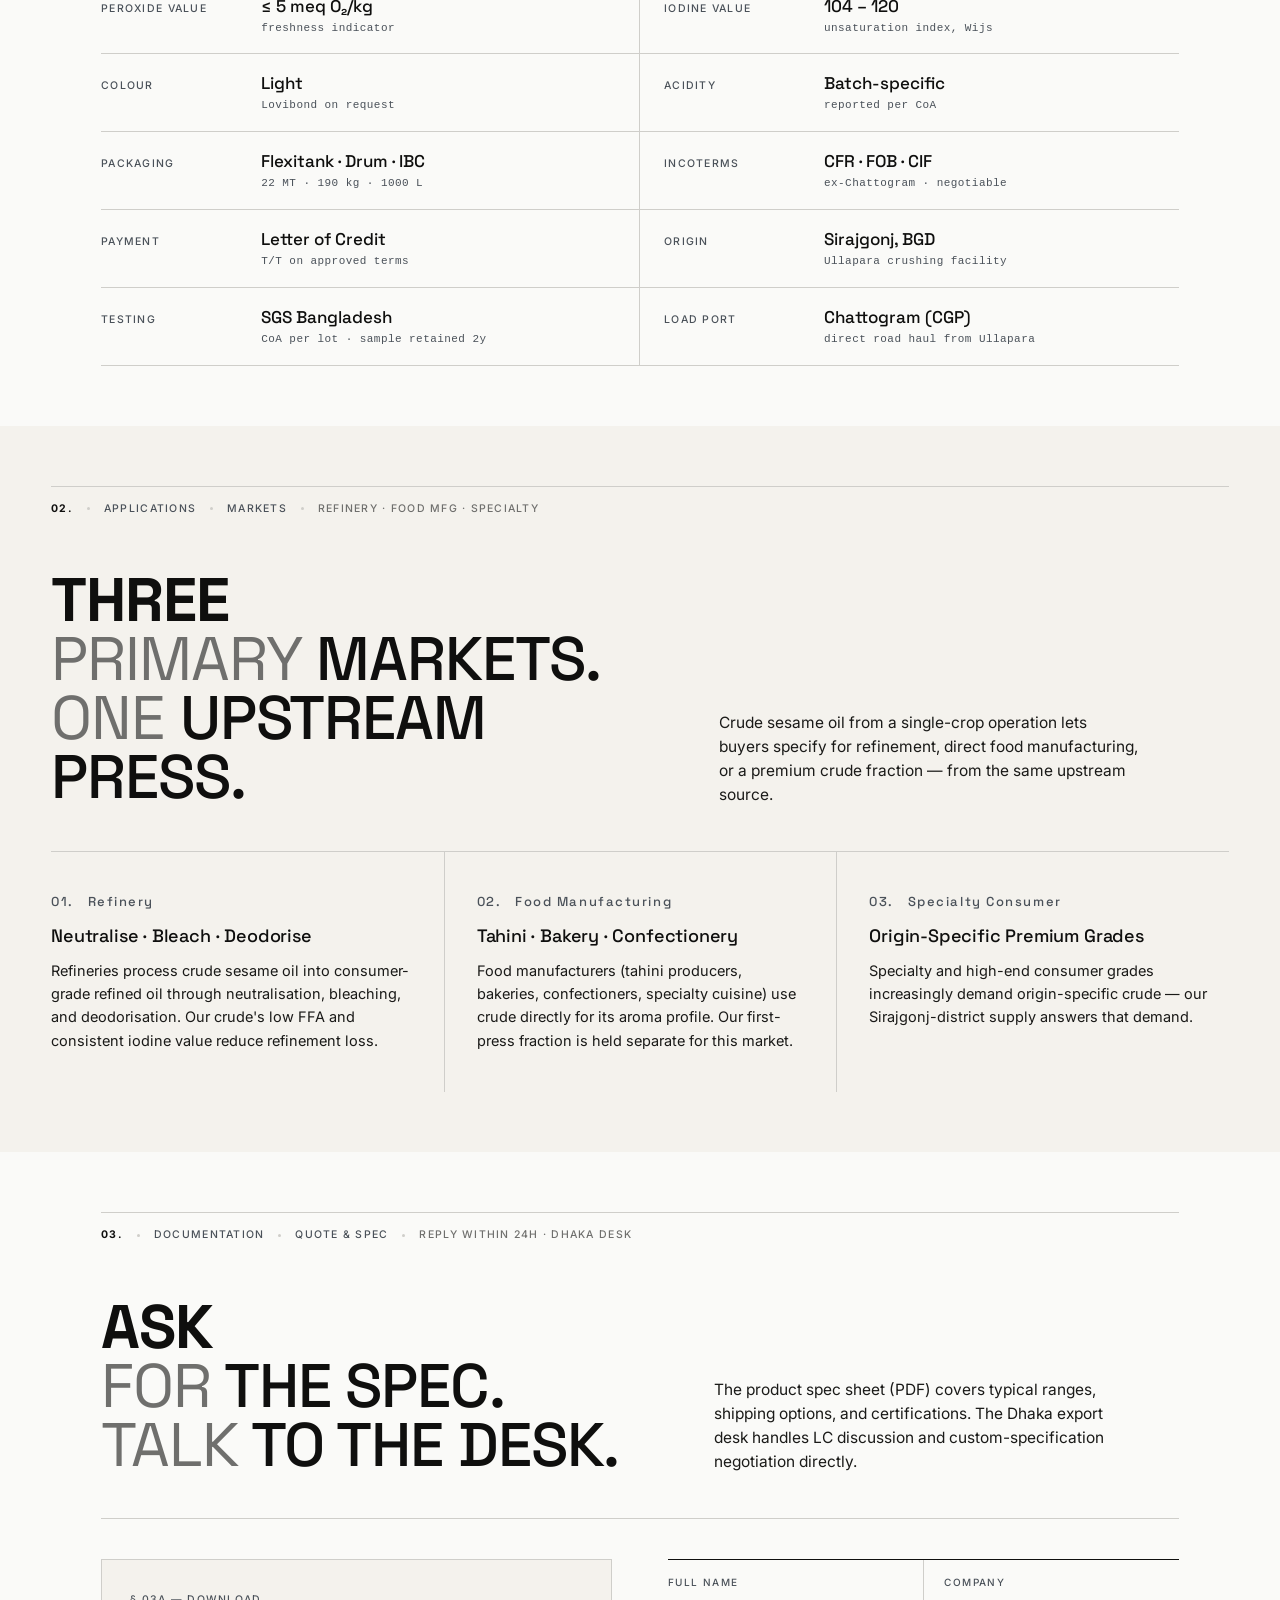
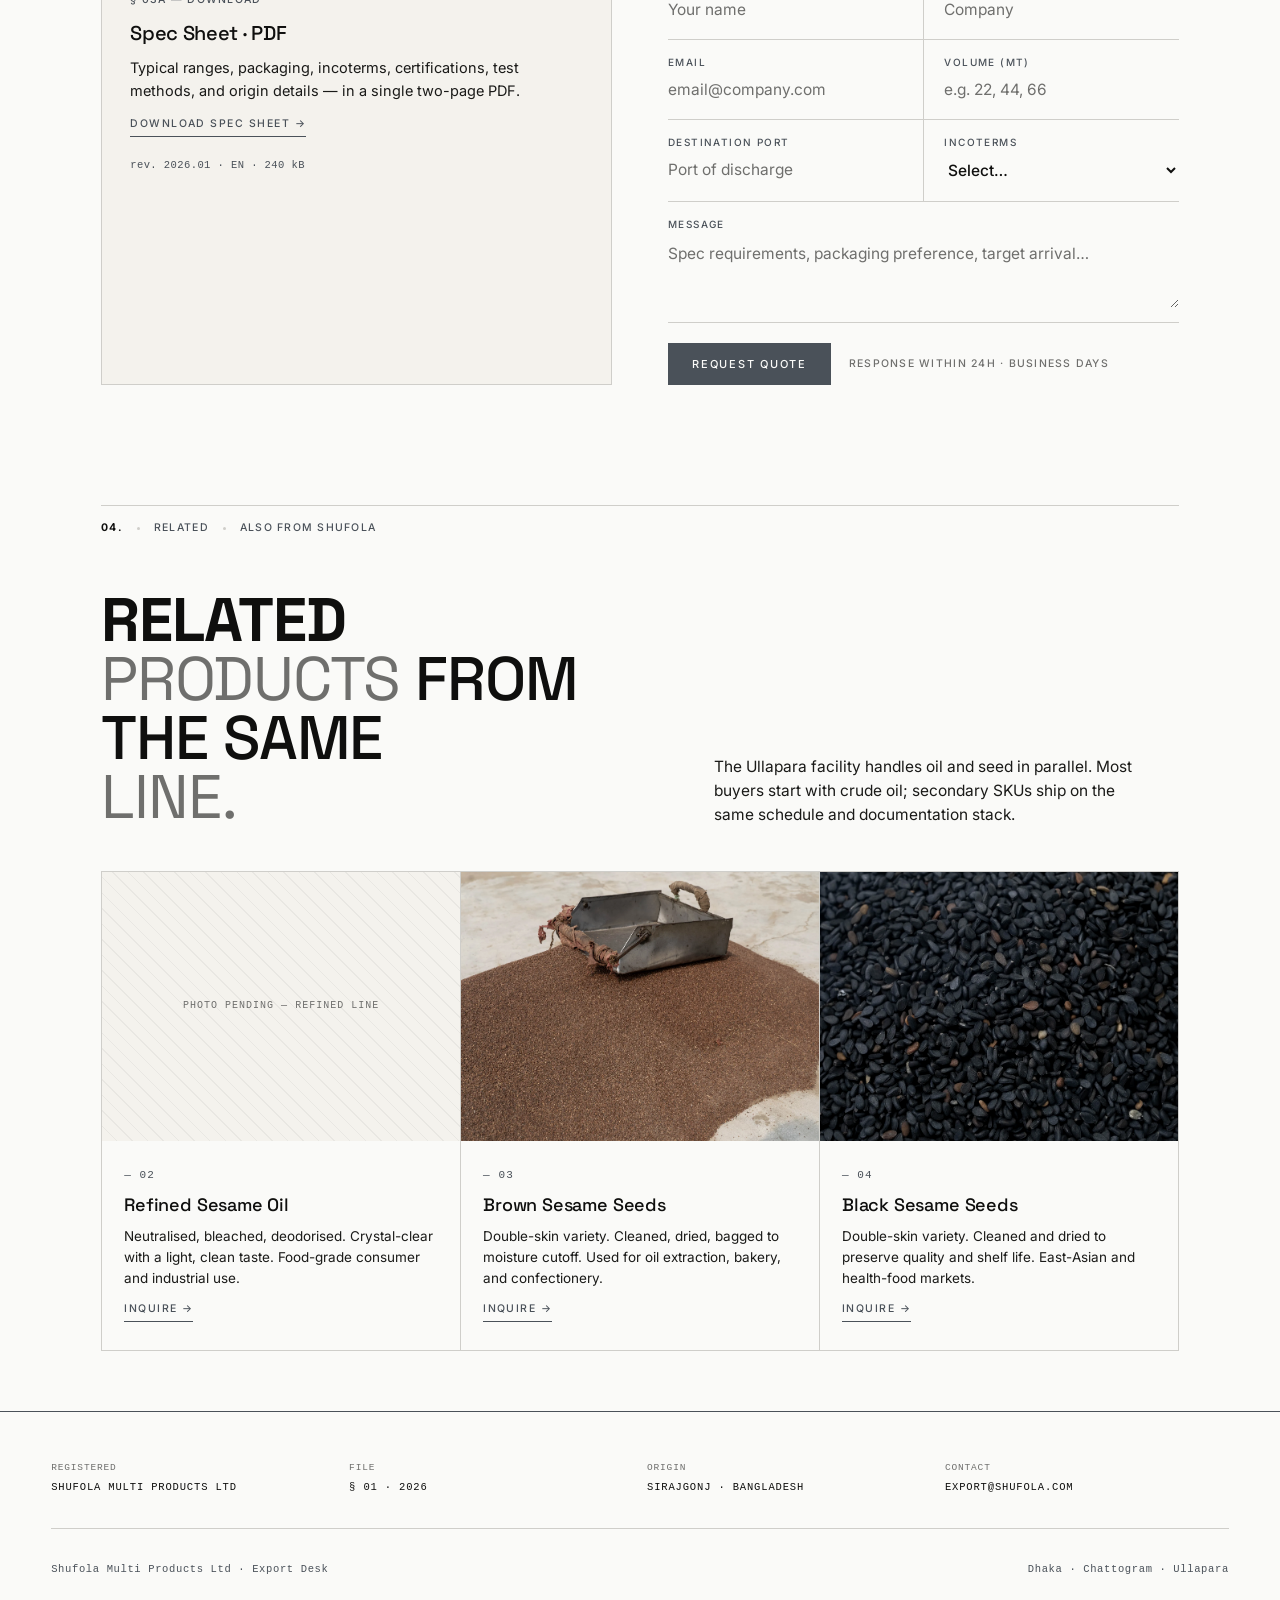
<file: mockups/v4-premium-industrial/products/crude-sesame-oil.html>
<!DOCTYPE html>
<html lang="en">
<head>
<meta charset="UTF-8">
<meta name="viewport" content="width=device-width, initial-scale=1.0">
<title>Crude Sesame Oil — Shufola Multi Products Ltd</title>
<meta name="description" content="Crude sesame oil from the Ullapara facility, Sirajgonj, Bangladesh. SGS-tested per lot. Flexitank 22 MT, steel drums 190 kg, IBC totes 1000 L. CFR, FOB, CIF incoterms.">
<link rel="stylesheet" href="../../../content/fonts.css">
<style>
:root {
  --paper: #FAFAF8; --paper-warm: #F4F2ED;
  --ink: #0F0F0E; --ink-90: #1A1A18;
  --mid: #6F6F6D; --rule: #CFCECA;
  --slate: #4A5159; --slate-deep: #333A41;
  --mono: ui-monospace, 'SF Mono', Menlo, Consolas, monospace;
  --max: 1180px; --gutter: clamp(20px, 4vw, 56px);
}

* { margin: 0; padding: 0; box-sizing: border-box; }
html { scroll-behavior: smooth; scroll-padding-top: 64px; }
body { font-family: var(--body); background: var(--paper); color: var(--ink-90); font-size: 15.5px; line-height: 1.6; font-weight: 400; -webkit-font-smoothing: antialiased; text-rendering: optimizeLegibility; }
::selection { background: var(--slate); color: var(--paper); }
h1, h2, h3, h4 { font-family: var(--display); color: var(--ink); font-weight: 500; line-height: 1; letter-spacing: -0.015em; }
a { color: var(--slate); text-decoration: none; transition: color 0.2s; }
a:hover { color: var(--slate-deep); }
img { display: block; max-width: 100%; }

.photo-cool { position: relative; overflow: hidden; background: var(--paper-warm); }
.photo-cool img { width: 100%; height: 100%; object-fit: cover; filter: contrast(1.03) saturate(0.92); }

.lbl { font-family: var(--body); font-size: 10.5px; font-weight: 500; letter-spacing: 0.12em; text-transform: uppercase; color: var(--slate); }
.mono { font-family: var(--mono); }

/* NAV */
.nav { position: fixed; top: 0; left: 0; right: 0; z-index: 100; height: 64px; display: flex; align-items: center; justify-content: space-between; padding: 0 var(--gutter); background: rgba(250, 250, 248, 0.94); backdrop-filter: blur(8px); border-bottom: 1px solid var(--rule); }
.nav-brand { font-family: var(--display); font-weight: 700; font-size: 17px; letter-spacing: -0.01em; color: var(--ink); display: flex; align-items: baseline; gap: 8px; }
.nav-brand .mk { font-weight: 400; font-size: 10.5px; letter-spacing: 0.14em; text-transform: uppercase; color: var(--slate); }
.nav-list { display: flex; gap: 28px; list-style: none; align-items: center; }
.nav-list a { font-size: 10.5px; font-weight: 500; color: var(--ink-90); letter-spacing: 0.14em; text-transform: uppercase; }
.nav-list a:hover { color: var(--slate); }
.nav-list .cta { color: var(--paper); background: var(--slate); padding: 10px 18px; letter-spacing: 0.14em; }
.nav-list .cta:hover { background: var(--slate-deep); color: var(--paper); }
.menu-btn { display: none; background: none; border: none; cursor: pointer; padding: 6px; }
.menu-btn span { display: block; width: 22px; height: 1.5px; background: var(--ink); margin: 5px 0; }
@media (max-width: 820px) {
  .nav-list { display: none; }
  .menu-btn { display: block; }
  .nav-list.open { display: flex; flex-direction: column; position: absolute; top: 64px; left: 0; right: 0; background: var(--paper); border-bottom: 1px solid var(--rule); padding: 20px var(--gutter); gap: 20px; }
  .nav-list.open .cta { align-self: flex-start; }
}

/* BREADCRUMB */
.crumb { max-width: var(--max); margin: 0 auto; padding: 88px var(--gutter) 0; font-family: var(--body); font-size: 10.5px; font-weight: 500; letter-spacing: 0.12em; text-transform: uppercase; color: var(--slate); display: flex; gap: 10px; align-items: center; flex-wrap: wrap; }
.crumb a { color: var(--slate); }
.crumb .sep { color: var(--mid); }
.crumb .here { color: var(--ink); }

/* SECTION */
.sec { max-width: var(--max); margin: 0 auto; padding: 60px var(--gutter); }
.sec-meta { display: flex; align-items: center; gap: 14px; flex-wrap: wrap; padding: 14px 0; border-top: 1px solid var(--rule); margin-bottom: 40px; font-family: var(--body); font-size: 10.5px; font-weight: 500; letter-spacing: 0.12em; text-transform: uppercase; color: var(--slate); }
.sec-meta .dot { width: 3px; height: 3px; background: var(--rule); border-radius: 50%; }
.sec-meta .num { color: var(--ink); font-weight: 700; }
.sec-meta .mid { color: var(--mid); }

/* HERO */
.hero { max-width: var(--max); margin: 0 auto; padding: 32px var(--gutter) 56px; }
.hero-meta { display: grid; grid-template-columns: 1fr; gap: 10px; padding: 16px 0; border-top: 1px solid var(--ink); border-bottom: 1px solid var(--rule); font-family: var(--body); font-size: 10.5px; font-weight: 500; letter-spacing: 0.12em; text-transform: uppercase; color: var(--slate); margin-bottom: 48px; }
@media (min-width: 720px) { .hero-meta { grid-template-columns: repeat(4, 1fr); gap: 14px; } }
.hero-meta .k { color: var(--mid); display: block; font-size: 9.5px; margin-bottom: 4px; }
.hero-meta .v { color: var(--ink); font-weight: 700; }
.hero-grid { display: grid; grid-template-columns: 1fr; gap: 40px; align-items: stretch; }
@media (min-width: 900px) { .hero-grid { grid-template-columns: 1.1fr 1fr; gap: 56px; } }
.hero h1 { font-size: clamp(52px, 10vw, 128px); line-height: 0.88; letter-spacing: -0.028em; color: var(--ink); font-weight: 500; margin: 0; }
.hero h1 .l1 { display: block; font-weight: 700; }
.hero h1 .l2 { display: block; font-weight: 400; }
.hero .sub { margin-top: 28px; max-width: 520px; font-size: 16px; line-height: 1.6; color: var(--ink-90); }
.hero .sub p + p { margin-top: 16px; }
.hero-photo { position: relative; min-height: 400px; }
.hero-photo .photo-cool { width: 100%; height: 100%; aspect-ratio: 3 / 4; min-height: 400px; }
.hero-photo .cap { position: absolute; bottom: -12px; right: 0; background: var(--paper); padding: 8px 14px; font-family: var(--body); font-size: 10px; font-weight: 500; letter-spacing: 0.12em; text-transform: uppercase; color: var(--slate); border-left: 1px solid var(--slate); }
@media (max-width: 899px) { .hero-photo .photo-cool { aspect-ratio: 4 / 3; min-height: 320px; } }

.btn-slate { background: var(--slate); color: var(--paper); padding: 14px 24px; font-size: 11px; font-weight: 500; letter-spacing: 0.16em; text-transform: uppercase; border: none; cursor: pointer; transition: background 0.2s; font-family: var(--body); display: inline-block; }
.btn-slate:hover { background: var(--slate-deep); color: var(--paper); }
.btn-ghost { color: var(--slate); padding: 14px 0; font-size: 11px; font-weight: 500; letter-spacing: 0.16em; text-transform: uppercase; border-bottom: 1px solid var(--slate); display: inline-block; }
.btn-ghost:hover { color: var(--slate-deep); border-color: var(--slate-deep); }

.hero-cta-row { margin-top: 36px; display: flex; gap: 18px; flex-wrap: wrap; align-items: center; }

/* SECTION HEAD */
.sh { display: grid; grid-template-columns: 1fr; gap: 28px; margin-bottom: 44px; }
@media (min-width: 900px) { .sh { grid-template-columns: 1.2fr 1fr; gap: 56px; align-items: end; } }
.sh h2 { font-size: clamp(34px, 4.8vw, 68px); font-weight: 500; line-height: 0.96; letter-spacing: -0.018em; }
.sh h2 .w-light { font-weight: 400; color: var(--mid); }
.sh h2 .w-bold { font-weight: 700; }
.sh .lede { font-size: 15.5px; line-height: 1.55; color: var(--ink-90); max-width: 420px; }

/* SPEC GRID */
.spec-grid { display: grid; grid-template-columns: 1fr; border-top: 1px solid var(--ink); }
@media (min-width: 720px) { .spec-grid { grid-template-columns: 1fr 1fr; } }
.spec-row { display: grid; grid-template-columns: 140px 1fr; gap: 20px; padding: 18px 0; border-bottom: 1px solid var(--rule); align-items: baseline; }
.spec-grid > .spec-row { padding-left: 0; padding-right: 0; }
@media (min-width: 720px) { .spec-grid > .spec-row { padding: 18px 24px; } .spec-grid > .spec-row:nth-child(odd) { padding-left: 0; border-right: 1px solid var(--rule); } .spec-grid > .spec-row:nth-child(even) { padding-right: 0; } }
.spec-row .k { font-family: var(--body); font-size: 10.5px; font-weight: 500; letter-spacing: 0.12em; text-transform: uppercase; color: var(--slate); }
.spec-row .v { font-family: var(--display); font-size: 17px; font-weight: 500; color: var(--ink); line-height: 1.35; }
.spec-row .v .sub { display: block; font-family: var(--mono); font-size: 11px; color: var(--slate); margin-top: 3px; letter-spacing: 0.04em; }

/* APPLICATIONS */
.apps-grid { display: grid; grid-template-columns: 1fr; gap: 0; border-top: 1px solid var(--rule); }
@media (min-width: 900px) { .apps-grid { grid-template-columns: repeat(3, 1fr); } .apps-col + .apps-col { border-left: 1px solid var(--rule); } }
.apps-col { padding: 32px 24px 32px 0; }
@media (min-width: 900px) {
  .apps-col { padding: 40px 32px; }
  .apps-col:first-child { padding-left: 0; }
  .apps-col:last-child { padding-right: 0; }
}
.apps-col .num { font-family: var(--display); font-size: 13px; font-weight: 500; letter-spacing: 0.12em; color: var(--slate); margin-bottom: 14px; display: block; }
.apps-col h3 { font-family: var(--display); font-size: 18px; font-weight: 500; color: var(--ink); margin-bottom: 14px; letter-spacing: -0.01em; }
.apps-col p { font-size: 14.5px; line-height: 1.6; color: var(--ink-90); }

/* DOC / CTA */
.doc-row { display: grid; grid-template-columns: 1fr; gap: 32px; border-top: 1px solid var(--rule); padding-top: 40px; }
@media (min-width: 900px) { .doc-row { grid-template-columns: 1fr 1fr; gap: 56px; } }
.doc-card { background: var(--paper-warm); padding: 32px 28px; border: 1px solid var(--rule); display: flex; flex-direction: column; gap: 14px; }
.doc-card h3 { font-family: var(--display); font-size: 20px; font-weight: 500; color: var(--ink); }
.doc-card p { font-size: 14.5px; line-height: 1.55; color: var(--ink-90); }
.doc-card .spec-link { font-family: var(--body); font-size: 10.5px; font-weight: 500; letter-spacing: 0.14em; text-transform: uppercase; color: var(--slate); border-bottom: 1px solid var(--slate); padding-bottom: 3px; align-self: flex-start; }
.doc-card .spec-link:hover { color: var(--slate-deep); border-color: var(--slate-deep); }
.doc-meta { margin-top: 6px; font-family: var(--mono); font-size: 10.5px; color: var(--slate); letter-spacing: 0.04em; }

/* INQUIRY FORM (smaller) */
.inq-form { display: grid; grid-template-columns: 1fr; gap: 0; border-top: 1px solid var(--ink); }
.ff { padding: 14px 0; border-bottom: 1px solid var(--rule); display: flex; flex-direction: column; gap: 4px; }
.ff label { font-family: var(--body); font-size: 10px; font-weight: 500; letter-spacing: 0.14em; text-transform: uppercase; color: var(--slate); }
.ff input, .ff textarea, .ff select { border: none; background: transparent; font-family: var(--body); font-size: 15.5px; color: var(--ink); padding: 6px 0; outline: none; width: 100%; font-weight: 500; }
.ff input::placeholder, .ff textarea::placeholder { color: var(--mid); font-weight: 400; }
.ff textarea { resize: vertical; min-height: 72px; line-height: 1.5; }
.inq-row2 { display: grid; grid-template-columns: 1fr; gap: 0; }
@media (min-width: 540px) { .inq-row2 { grid-template-columns: 1fr 1fr; } .inq-row2 .ff + .ff { border-left: 1px solid var(--rule); padding-left: 20px; } .inq-row2 .ff:first-child { padding-right: 20px; } }
.inq-actions { padding: 20px 0 0; display: flex; gap: 18px; flex-wrap: wrap; align-items: center; }

/* RELATED */
.rel-grid { display: grid; grid-template-columns: 1fr; gap: 1px; background: var(--rule); border: 1px solid var(--rule); }
@media (min-width: 720px) { .rel-grid { grid-template-columns: repeat(3, 1fr); } }
.rel { background: var(--paper); padding: 24px 22px 28px; display: flex; flex-direction: column; gap: 12px; min-height: 280px; }
.rel-photo { aspect-ratio: 4 / 3; background: var(--paper-warm); margin: -24px -22px 0; position: relative; overflow: hidden; }
.rel-photo img { width: 100%; height: 100%; object-fit: cover; filter: contrast(1.03) saturate(0.92); }
.rel-photo .gap { position: absolute; inset: 0; display: flex; align-items: center; justify-content: center; font-family: var(--mono); font-size: 10px; letter-spacing: 0.1em; text-transform: uppercase; color: var(--mid); background: repeating-linear-gradient(45deg, transparent, transparent 10px, rgba(207, 206, 202, 0.3) 10px, rgba(207, 206, 202, 0.3) 11px); }
.rel-num { margin-top: 14px; font-family: var(--mono); font-size: 11px; letter-spacing: 0.1em; color: var(--slate); }
.rel h3 { font-family: var(--display); font-size: 18px; font-weight: 500; color: var(--ink); letter-spacing: -0.01em; }
.rel p { font-size: 13.5px; line-height: 1.55; color: var(--ink-90); flex-grow: 1; }
.rel-link { font-family: var(--body); font-size: 10.5px; font-weight: 500; letter-spacing: 0.14em; text-transform: uppercase; color: var(--slate); border-bottom: 1px solid var(--slate); padding-bottom: 3px; align-self: flex-start; }
.rel-link:hover { color: var(--slate-deep); border-color: var(--slate-deep); }

/* FOOTER */
.footer { background: var(--paper); border-top: 1px solid var(--slate); padding: 48px var(--gutter) 32px; }
.footer-inner { max-width: var(--max); margin: 0 auto; }
.footer-meta { display: grid; grid-template-columns: 1fr; gap: 8px; padding-bottom: 32px; margin-bottom: 32px; border-bottom: 1px solid var(--rule); font-family: var(--mono); font-size: 10.5px; letter-spacing: 0.08em; text-transform: uppercase; color: var(--slate); }
@media (min-width: 720px) { .footer-meta { grid-template-columns: repeat(4, 1fr); gap: 14px; } }
.footer-meta .k { color: var(--mid); display: block; font-size: 9.5px; margin-bottom: 4px; }
.footer-meta .v { color: var(--ink); font-weight: 500; }
.footer-bottom { display: flex; justify-content: space-between; flex-wrap: wrap; gap: 10px; font-family: var(--mono); font-size: 10.5px; color: var(--slate); letter-spacing: 0.06em; }

/* REVEAL */
.reveal { opacity: 0; transform: translateY(12px); transition: opacity 0.5s ease-out, transform 0.5s ease-out; }
.reveal.visible { opacity: 1; transform: translateY(0); }

@media (prefers-reduced-motion: reduce) {
  * { animation-duration: 0.001ms !important; transition-duration: 0.001ms !important; }
  .reveal { opacity: 1 !important; transform: none !important; }
  html { scroll-behavior: auto; }
}
</style>
</head>
<body class="theme-v4">

<nav class="nav" aria-label="Primary">
  <a href="../home.html" class="nav-brand">
    Shufola
    <span class="mk">Multi Products Ltd</span>
  </a>
  <ul class="nav-list" id="navList">
    <li><a href="../home.html#about">About</a></li>
    <li><a href="../home.html#origin">Origin</a></li>
    <li><a href="../home.html#products">Products</a></li>
    <li><a href="../home.html#process">Process</a></li>
    <li><a href="../home.html#export">Export</a></li>
    <li><a href="#contact" class="cta">Inquire</a></li>
  </ul>
  <button class="menu-btn" aria-label="Toggle menu" aria-expanded="false" id="menuBtn">
    <span></span><span></span><span></span>
  </button>
</nav>

<main>

<nav class="crumb" aria-label="Breadcrumb">
  <a href="../home.html">Shufola</a>
  <span class="sep">·</span>
  <a href="../home.html#products">Products</a>
  <span class="sep">·</span>
  <span class="here">Crude Sesame Oil</span>
</nav>

<!-- ═══════════════ HERO ═══════════════ -->
<section class="hero" aria-labelledby="ph1">
  <div class="hero-meta">
    <div><span class="k">File</span><span class="v">§ 01 / Core</span></div>
    <div><span class="k">Origin</span><span class="v">Ullapara · BGD</span></div>
    <div><span class="k">SKU</span><span class="v">CSO-22MT-FT</span></div>
    <div><span class="k">Spec ver.</span><span class="v">2026.01</span></div>
  </div>

  <div class="hero-grid">
    <div>
      <span class="lbl" style="display:block; margin-bottom:16px;">§ 01. &nbsp;·&nbsp; Our Core Product &nbsp;·&nbsp; Crude</span>
      <h1 id="ph1">
        <span class="l1">CRUDE</span>
        <span class="l2">SESAME OIL</span>
      </h1>
      <div class="sub">
        <p>Crude sesame oil is the first pressing from our selected seeds at the Ullapara facility. It ships to international refineries and premium food manufacturers. The cake is held separately for second-grade applications — feed, industrial, and select soap-grade markets.</p>
        <p>Every batch is tested by SGS Bangladesh for moisture, free fatty acid, acidity, colour, peroxide value, and iodine value. The certificate of analysis ships with each lot. Typical ranges are listed below; exact values per shipment.</p>
        <p>Flexitank is our standard container at 22 metric tons. Steel drums at 190 kilograms and IBC totes at 1,000 litres are available for smaller orders. CFR, FOB, and CIF incoterms are all supported. LC-negotiation and full export documentation stay with our Dhaka export desk.</p>
      </div>
      <div class="hero-cta-row">
        <a href="#contact" class="btn-slate">Request Spec &amp; Quote</a>
        <a href="#documentation" class="btn-ghost">Spec Sheet (PDF) →</a>
      </div>
    </div>
    <figure class="hero-photo">
      <div class="photo-cool">
        <img src="../../../content/assets/dsc01084.webp" alt="Low-angle view along a row of brass extraction taps with amber crude sesame oil streaming into a trough, a hand placing a small glass at left, warm tungsten light at the Ullapara crushing line">
      </div>
      <span class="cap">Plate 01 · Crushing line</span>
    </figure>
  </div>
</section>

<!-- ═══════════════ TECHNICAL ═══════════════ -->
<section class="sec" id="technical" aria-labelledby="t-h2">
  <div class="sec-meta">
    <span class="num">01.</span>
    <span class="dot"></span>
    <span>Technical</span>
    <span class="dot"></span>
    <span>Specification</span>
    <span class="dot"></span>
    <span class="mid">SGS-tested · per lot</span>
  </div>

  <div class="sh">
    <h2 id="t-h2">
      <span class="w-bold">TECHNICAL</span><br>
      <span class="w-light">SPECIFICATION.</span><br>
      <span class="w-light">PER LOT</span> VERIFIED.
    </h2>
    <p class="lede">
      Typical ranges per our SGS-Bangladesh laboratory. Actual values per shipment ship with the certificate of analysis. Samples retained for two years; re-testing available on request.
    </p>
  </div>

  <div class="spec-grid">
    <div class="spec-row">
      <span class="k">Moisture</span>
      <span class="v">≤ 0.2%<span class="sub">typical maximum, by weight</span></span>
    </div>
    <div class="spec-row">
      <span class="k">Free Fatty Acid</span>
      <span class="v">≤ 5%<span class="sub">as oleic acid · FFA</span></span>
    </div>
    <div class="spec-row">
      <span class="k">Peroxide Value</span>
      <span class="v">≤ 5 meq O₂/kg<span class="sub">freshness indicator</span></span>
    </div>
    <div class="spec-row">
      <span class="k">Iodine Value</span>
      <span class="v">104 – 120<span class="sub">unsaturation index, Wijs</span></span>
    </div>
    <div class="spec-row">
      <span class="k">Colour</span>
      <span class="v">Light<span class="sub">Lovibond on request</span></span>
    </div>
    <div class="spec-row">
      <span class="k">Acidity</span>
      <span class="v">Batch-specific<span class="sub">reported per CoA</span></span>
    </div>
    <div class="spec-row">
      <span class="k">Packaging</span>
      <span class="v">Flexitank · Drum · IBC<span class="sub">22 MT · 190 kg · 1000 L</span></span>
    </div>
    <div class="spec-row">
      <span class="k">Incoterms</span>
      <span class="v">CFR · FOB · CIF<span class="sub">ex-Chattogram · negotiable</span></span>
    </div>
    <div class="spec-row">
      <span class="k">Payment</span>
      <span class="v">Letter of Credit<span class="sub">T/T on approved terms</span></span>
    </div>
    <div class="spec-row">
      <span class="k">Origin</span>
      <span class="v">Sirajgonj, BGD<span class="sub">Ullapara crushing facility</span></span>
    </div>
    <div class="spec-row">
      <span class="k">Testing</span>
      <span class="v">SGS Bangladesh<span class="sub">CoA per lot · sample retained 2y</span></span>
    </div>
    <div class="spec-row">
      <span class="k">Load port</span>
      <span class="v">Chattogram (CGP)<span class="sub">direct road haul from Ullapara</span></span>
    </div>
  </div>
</section>

<!-- ═══════════════ APPLICATIONS ═══════════════ -->
<section class="sec" id="applications" aria-labelledby="a-h2" style="background: var(--paper-warm); max-width:none; padding-left: var(--gutter); padding-right: var(--gutter);">
  <div style="max-width: var(--max); margin: 0 auto;">
    <div class="sec-meta">
      <span class="num">02.</span>
      <span class="dot"></span>
      <span>Applications</span>
      <span class="dot"></span>
      <span>Markets</span>
      <span class="dot"></span>
      <span class="mid">Refinery · Food mfg · Specialty</span>
    </div>

    <div class="sh">
      <h2 id="a-h2">
        <span class="w-bold">THREE</span><br>
        <span class="w-light">PRIMARY</span> MARKETS.<br>
        <span class="w-light">ONE</span> UPSTREAM PRESS.
      </h2>
      <p class="lede">
        Crude sesame oil from a single-crop operation lets buyers specify for refinement, direct food manufacturing, or a premium crude fraction — from the same upstream source.
      </p>
    </div>

    <div class="apps-grid">
      <div class="apps-col reveal">
        <span class="num">01. &nbsp; Refinery</span>
        <h3>Neutralise · Bleach · Deodorise</h3>
        <p>Refineries process crude sesame oil into consumer-grade refined oil through neutralisation, bleaching, and deodorisation. Our crude's low FFA and consistent iodine value reduce refinement loss.</p>
      </div>
      <div class="apps-col reveal">
        <span class="num">02. &nbsp; Food Manufacturing</span>
        <h3>Tahini · Bakery · Confectionery</h3>
        <p>Food manufacturers (tahini producers, bakeries, confectioners, specialty cuisine) use crude directly for its aroma profile. Our first-press fraction is held separate for this market.</p>
      </div>
      <div class="apps-col reveal">
        <span class="num">03. &nbsp; Specialty Consumer</span>
        <h3>Origin-Specific Premium Grades</h3>
        <p>Specialty and high-end consumer grades increasingly demand origin-specific crude — our Sirajgonj-district supply answers that demand.</p>
      </div>
    </div>
  </div>
</section>

<!-- ═══════════════ DOCUMENTATION ═══════════════ -->
<section class="sec" id="documentation" aria-labelledby="d-h2">
  <div class="sec-meta">
    <span class="num">03.</span>
    <span class="dot"></span>
    <span>Documentation</span>
    <span class="dot"></span>
    <span>Quote &amp; Spec</span>
    <span class="dot"></span>
    <span class="mid">Reply within 24h · Dhaka desk</span>
  </div>

  <div class="sh">
    <h2 id="d-h2">
      <span class="w-bold">ASK</span><br>
      <span class="w-light">FOR</span> THE SPEC.<br>
      <span class="w-light">TALK</span> TO THE DESK.
    </h2>
    <p class="lede">
      The product spec sheet (PDF) covers typical ranges, shipping options, and certifications. The Dhaka export desk handles LC discussion and custom-specification negotiation directly.
    </p>
  </div>

  <div class="doc-row" id="contact">
    <div class="doc-card reveal">
      <span class="lbl">§ 03a — Download</span>
      <h3>Spec Sheet · PDF</h3>
      <p>Typical ranges, packaging, incoterms, certifications, test methods, and origin details — in a single two-page PDF.</p>
      <a href="#" class="spec-link">Download Spec Sheet →</a>
      <span class="doc-meta">rev. 2026.01 · EN · 240 kB</span>
    </div>

    <form class="inq-form reveal" onsubmit="event.preventDefault(); const b = this.querySelector('.btn-slate'); b.textContent='Thank you — reply within 24h'; b.disabled = true;">
      <div class="inq-row2">
        <div class="ff"><label for="q-name">Full Name</label><input id="q-name" type="text" placeholder="Your name" required></div>
        <div class="ff"><label for="q-co">Company</label><input id="q-co" type="text" placeholder="Company"></div>
      </div>
      <div class="inq-row2">
        <div class="ff"><label for="q-email">Email</label><input id="q-email" type="email" placeholder="email@company.com" required></div>
        <div class="ff"><label for="q-vol">Volume (MT)</label><input id="q-vol" type="text" placeholder="e.g. 22, 44, 66"></div>
      </div>
      <div class="inq-row2">
        <div class="ff"><label for="q-port">Destination Port</label><input id="q-port" type="text" placeholder="Port of discharge"></div>
        <div class="ff"><label for="q-inc">Incoterms</label><select id="q-inc"><option value="">Select…</option><option>CFR</option><option>FOB</option><option>CIF</option><option>Other</option></select></div>
      </div>
      <div class="ff"><label for="q-msg">Message</label><textarea id="q-msg" placeholder="Spec requirements, packaging preference, target arrival…"></textarea></div>
      <div class="inq-actions">
        <button class="btn-slate" type="submit">Request Quote</button>
        <span class="lbl" style="color: var(--mid);">Response within 24h · business days</span>
      </div>
    </form>
  </div>
</section>

<!-- ═══════════════ RELATED ═══════════════ -->
<section class="sec" id="related" aria-labelledby="r-h2">
  <div class="sec-meta">
    <span class="num">04.</span>
    <span class="dot"></span>
    <span>Related</span>
    <span class="dot"></span>
    <span>Also from Shufola</span>
  </div>

  <div class="sh">
    <h2 id="r-h2">
      <span class="w-bold">RELATED</span><br>
      <span class="w-light">PRODUCTS</span> FROM THE SAME<br>
      <span class="w-light">LINE.</span>
    </h2>
    <p class="lede">
      The Ullapara facility handles oil and seed in parallel. Most buyers start with crude oil; secondary SKUs ship on the same schedule and documentation stack.
    </p>
  </div>

  <div class="rel-grid">
    <article class="rel reveal">
      <div class="rel-photo">
        <div class="gap">photo pending — refined line</div>
      </div>
      <span class="rel-num">— 02</span>
      <h3>Refined Sesame Oil</h3>
      <p>Neutralised, bleached, deodorised. Crystal-clear with a light, clean taste. Food-grade consumer and industrial use.</p>
      <a href="../home.html#contact" class="rel-link">Inquire →</a>
    </article>

    <article class="rel reveal">
      <div class="rel-photo">
        <img src="../../../content/assets/dsc00602.webp" alt="Metal scoop resting on a pile of brown sesame seeds spread over a concrete drying floor, natural daylight">
      </div>
      <span class="rel-num">— 03</span>
      <h3>Brown Sesame Seeds</h3>
      <p>Double-skin variety. Cleaned, dried, bagged to moisture cutoff. Used for oil extraction, bakery, and confectionery.</p>
      <a href="../home.html#contact" class="rel-link">Inquire →</a>
    </article>

    <article class="rel reveal">
      <div class="rel-photo">
        <img src="../../../content/assets/black-sesame-seeds-double-skin.webp" alt="Tight macro of double-skin black sesame seeds, top-down, flat field of dark seeds with occasional brown ones">
      </div>
      <span class="rel-num">— 04</span>
      <h3>Black Sesame Seeds</h3>
      <p>Double-skin variety. Cleaned and dried to preserve quality and shelf life. East-Asian and health-food markets.</p>
      <a href="../home.html#contact" class="rel-link">Inquire →</a>
    </article>
  </div>
</section>

</main>

<footer class="footer" role="contentinfo">
  <div class="footer-inner">
    <div class="footer-meta">
      <div><span class="k">Registered</span><span class="v">Shufola Multi Products Ltd</span></div>
      <div><span class="k">File</span><span class="v">§ 01 · 2026</span></div>
      <div><span class="k">Origin</span><span class="v">Sirajgonj · Bangladesh</span></div>
      <div><span class="k">Contact</span><span class="v">export@shufola.com</span></div>
    </div>
    <div class="footer-bottom">
      <span>Shufola Multi Products Ltd · Export Desk</span>
      <span>Dhaka · Chattogram · Ullapara</span>
    </div>
  </div>
</footer>

<script>
const revealEls = document.querySelectorAll('.reveal');
if ('IntersectionObserver' in window) {
  const io = new IntersectionObserver((entries) => {
    entries.forEach(e => {
      if (e.isIntersecting) {
        e.target.classList.add('visible');
        io.unobserve(e.target);
      }
    });
  }, { threshold: 0.1, rootMargin: '0px 0px -40px 0px' });
  revealEls.forEach(el => io.observe(el));
} else {
  revealEls.forEach(el => el.classList.add('visible'));
}

document.querySelectorAll('a[href^="#"]').forEach(a => {
  a.addEventListener('click', function(e) {
    const href = this.getAttribute('href');
    if (href === '#' || href.length < 2) return;
    const t = document.querySelector(href);
    if (t) { e.preventDefault(); t.scrollIntoView({ behavior: 'smooth' }); }
  });
});

const mb = document.getElementById('menuBtn');
const nl = document.getElementById('navList');
if (mb && nl) {
  mb.addEventListener('click', () => {
    const open = nl.classList.toggle('open');
    mb.setAttribute('aria-expanded', open ? 'true' : 'false');
  });
  nl.querySelectorAll('a').forEach(a => a.addEventListener('click', () => {
    nl.classList.remove('open');
    mb.setAttribute('aria-expanded', 'false');
  }));
}
</script>

</body>
</html>
</file>
<file: content/fonts.css>
/* Shufola mockups — shared Google Fonts import
   Each mockup links this file; each uses only its theme's pairs.
   All pairs are Google Fonts free-license (SIL OFL).
*/

@import url('https://fonts.googleapis.com/css2?family=Cormorant:ital,wght@0,300;0,400;0,500;1,300;1,400;1,500&family=Fraunces:ital,opsz,wght@0,9..144,300..900;1,9..144,300..900&family=Inter:wght@400;500;600&family=Karla:wght@300;400;500;600&family=Playfair+Display:ital,wght@0,400;0,700;0,900;1,400&family=Space+Grotesk:wght@400;500;700&display=swap');

/* Per-theme font tokens — apply with class theme-v1 / theme-v2 / theme-v3 / theme-v4 on body */

.theme-v1 {
  --display: 'Cormorant', Georgia, serif;
  --body: 'Karla', system-ui, -apple-system, sans-serif;
}

.theme-v2 {
  --display: 'Playfair Display', 'Times New Roman', serif;
  --body: 'Inter', system-ui, -apple-system, sans-serif;
}

.theme-v3 {
  --display: 'Fraunces', Georgia, serif;
  --body: 'Inter', system-ui, -apple-system, sans-serif;
}

.theme-v4 {
  --display: 'Space Grotesk', system-ui, -apple-system, sans-serif;
  --body: 'Inter', system-ui, -apple-system, sans-serif;
}
</file>
